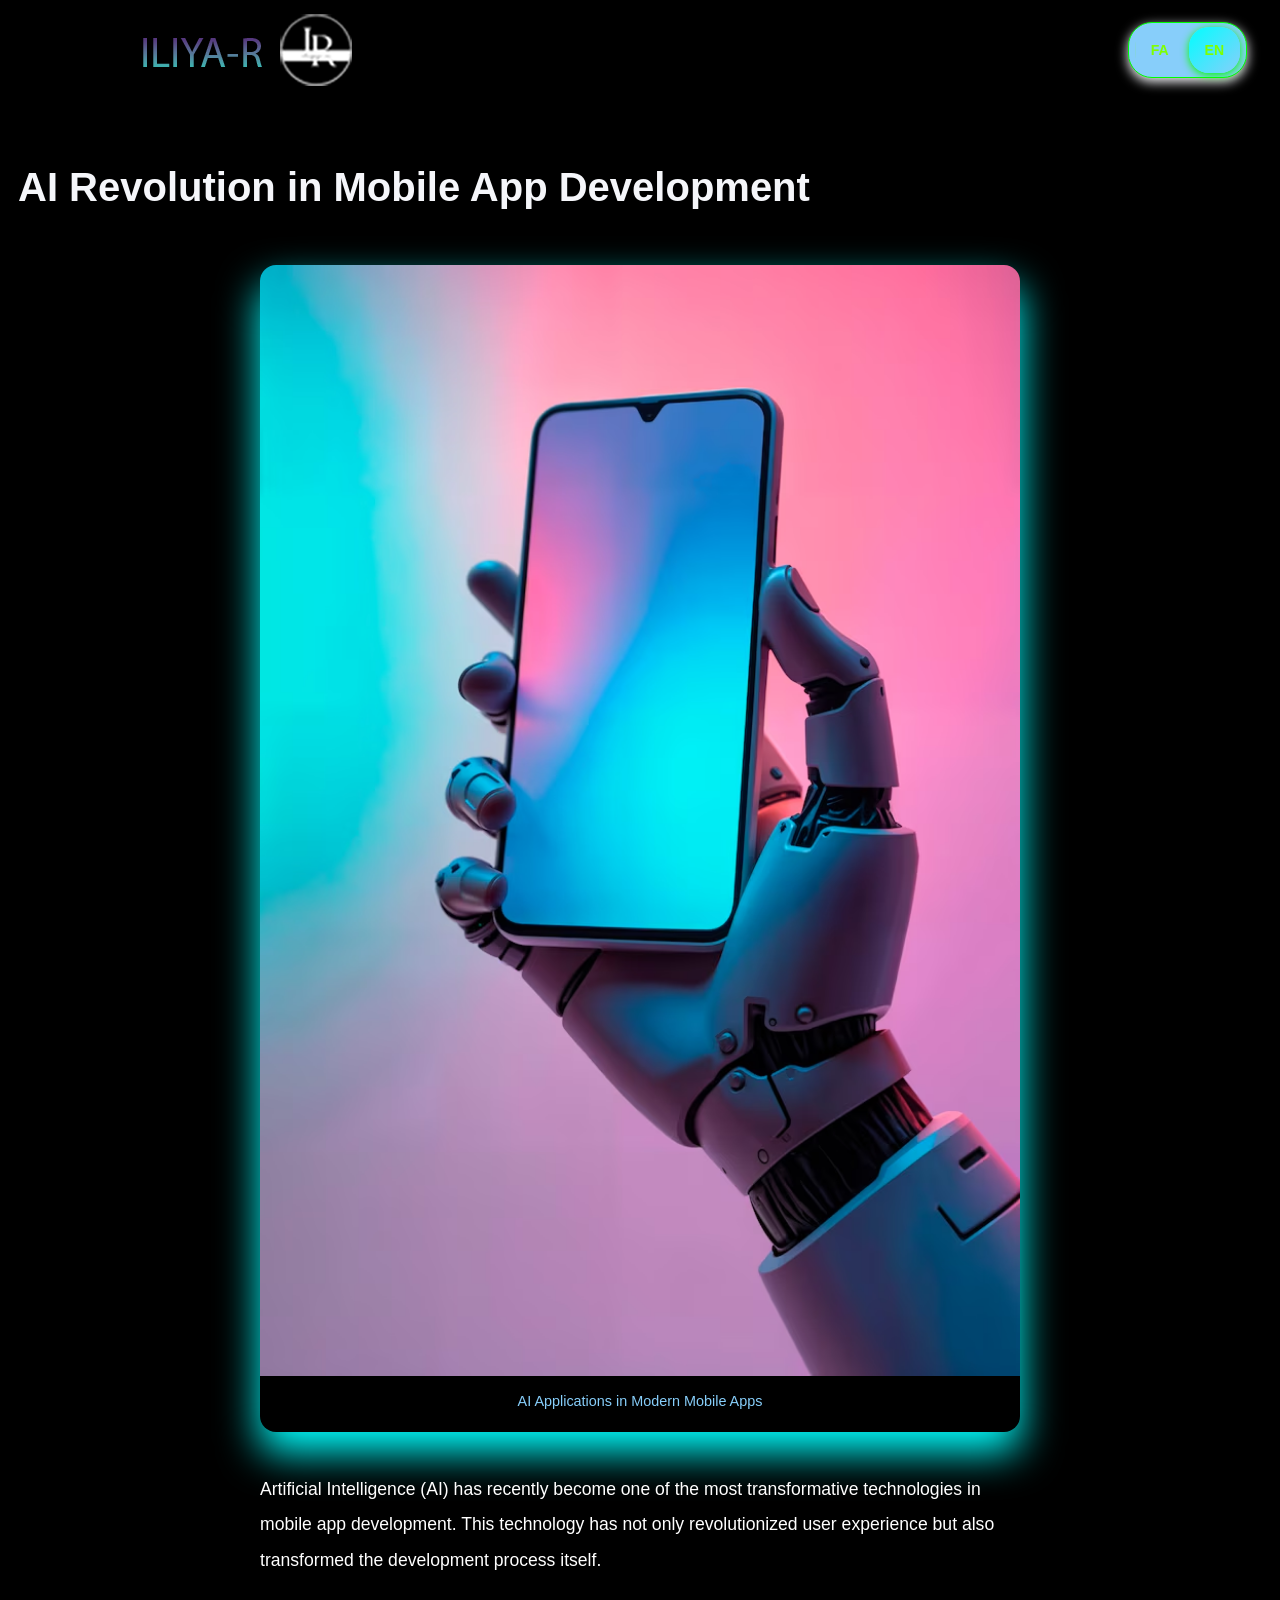
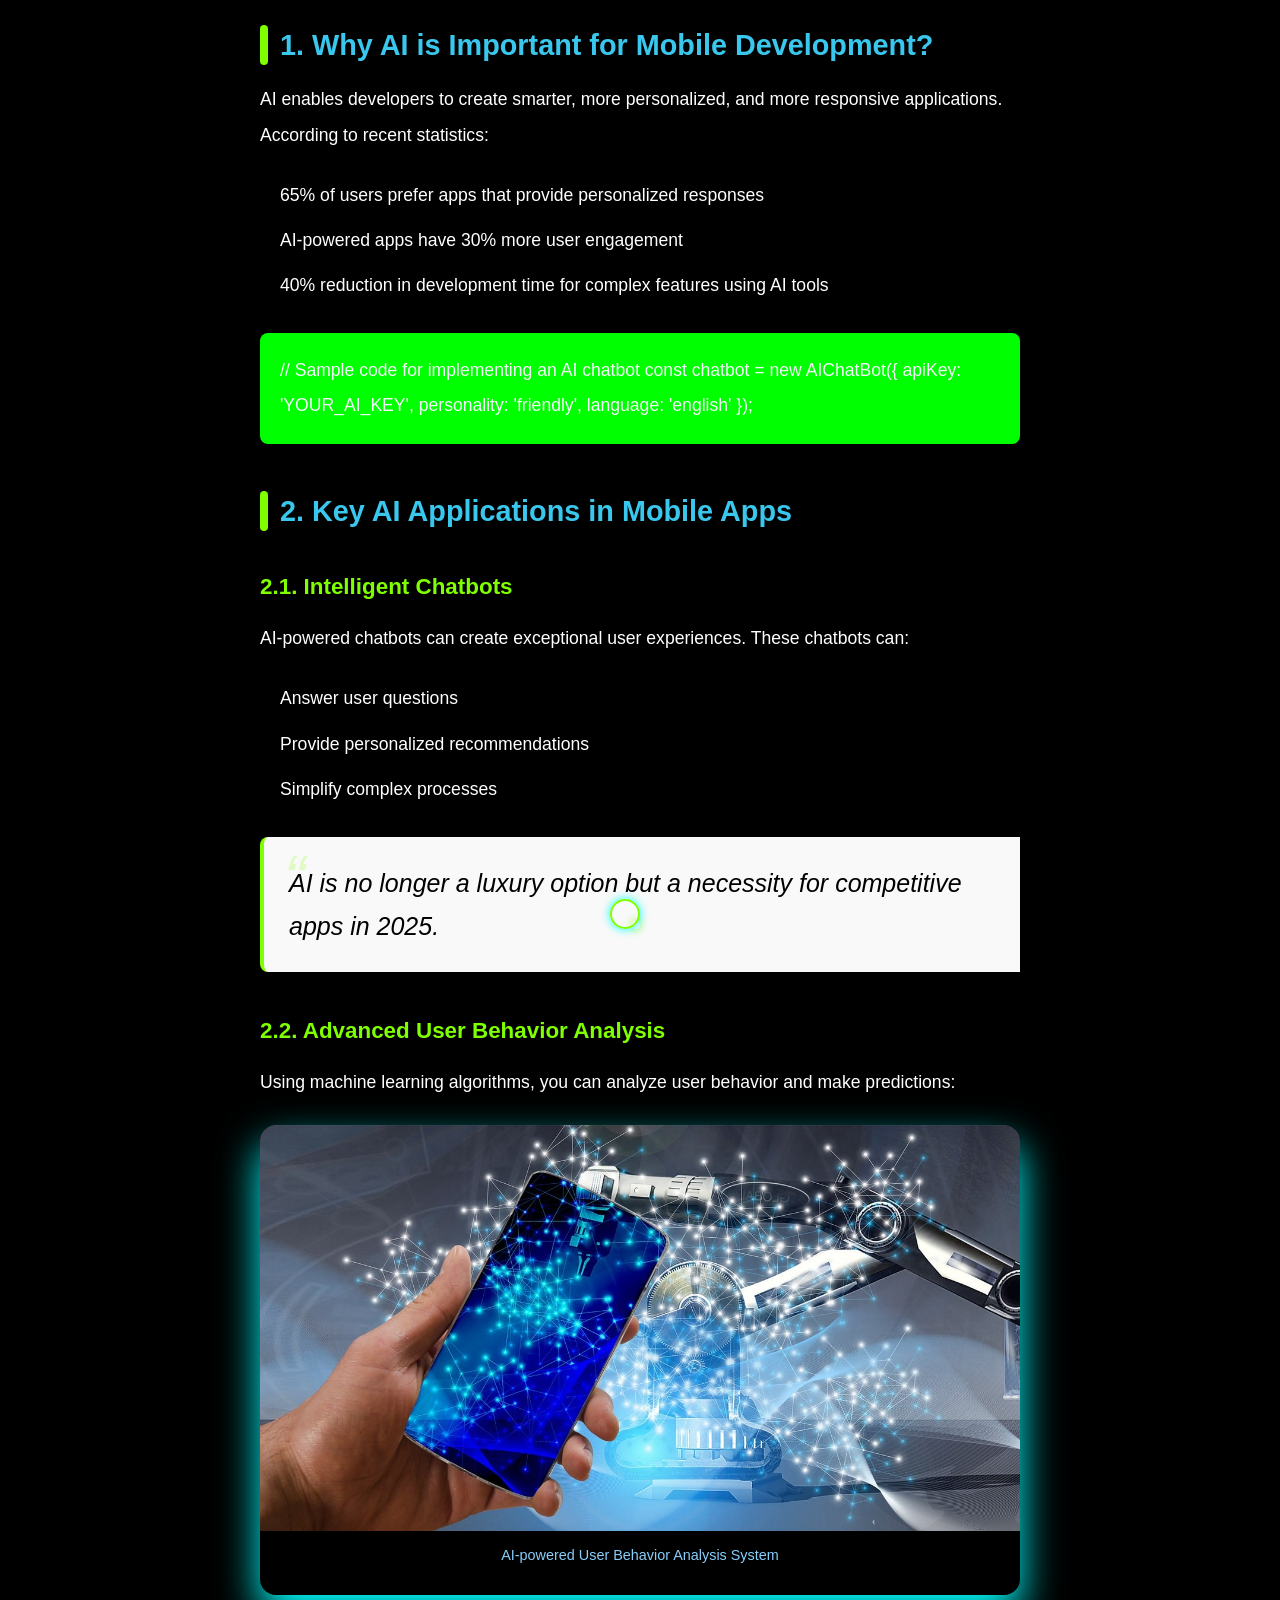
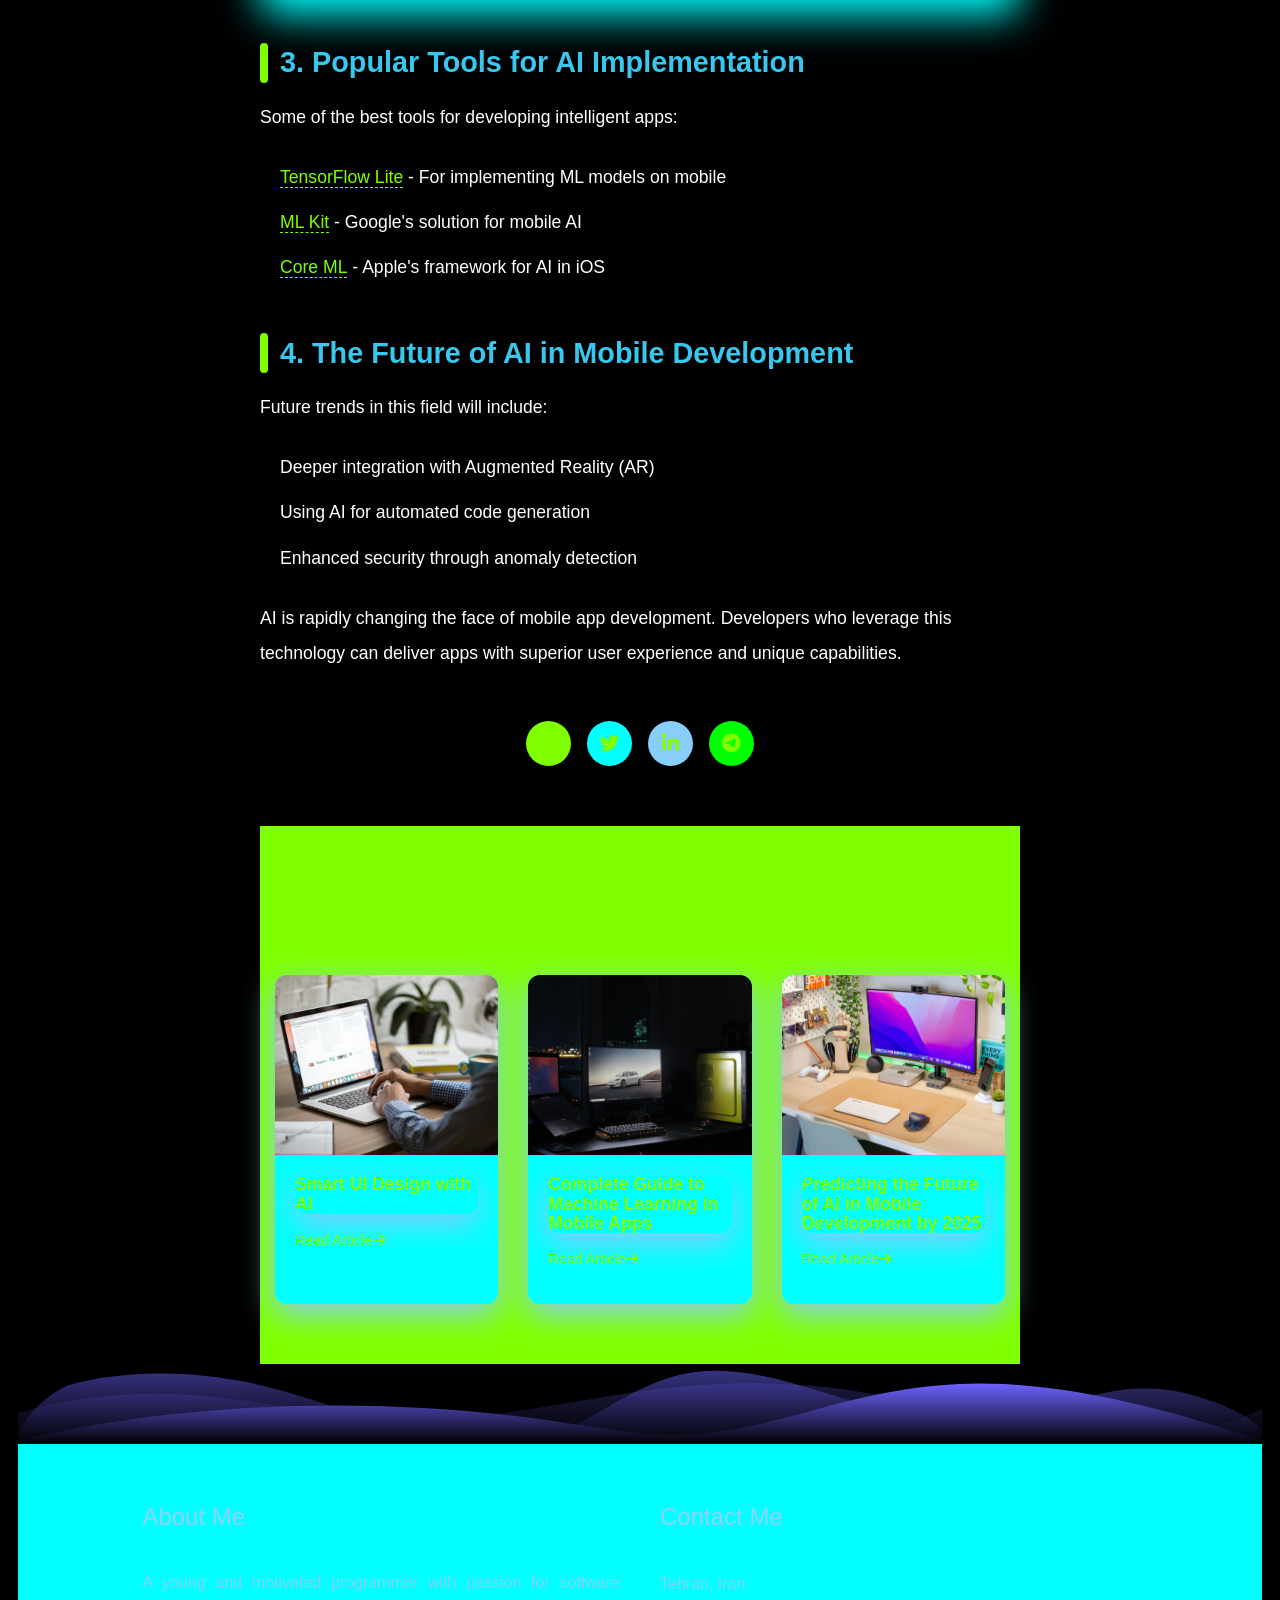
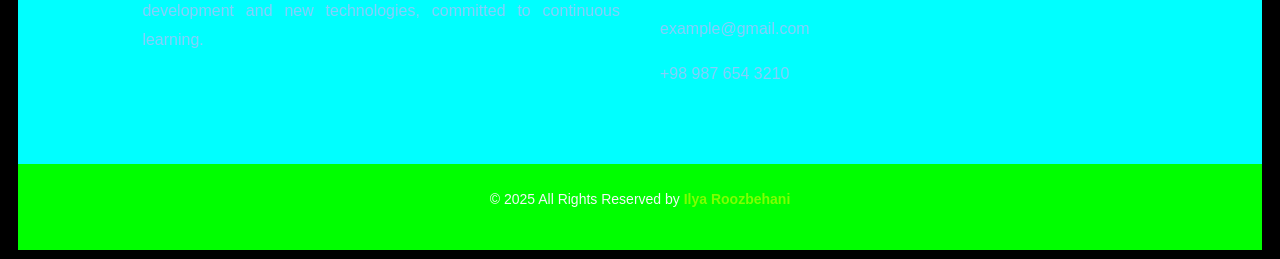
<file: 295255-main-1.0.0/Html_package/Theme/Theme/Demo-1/assets/blog/blog-english.html>
<!DOCTYPE html>
<html lang="en" dir="ltr">
<head>
    <!-- Basic Meta Tags -->
    <meta charset="utf-8">
    <meta name="description" content="AI Revolution in Mobile App Development - Ilya Roozbehani">
    <meta name="viewport" content="width=device-width, initial-scale=1, shrink-to-fit=no">
    
    <!-- Page Title -->
    <title>AI Revolution in Mobile App Development | Blog</title>
    
    <!-- Favicon -->
    <link rel="shortcut icon" href="../images/favicon.png" type="image/x-icon">

    <!-- CSS Files -->
    <link rel="stylesheet" href="../css/bootstrap.min.css">
    <link rel="stylesheet" href="../css/style.css">
    <link rel="stylesheet" href="https://cdnjs.cloudflare.com/ajax/libs/font-awesome/6.4.0/css/all.min.css">
    <style>
        :root {
            --primary-color: #6c5ce7;
            --secondary-color: #a29bfe;
            --accent-color: #fd79a8;
            --dark-color: #39c7ee;
            --light-color: #f5f6fa;
        }
        
        /* Article Header */
        .article-headers {
            background: linear-gradient(135deg, var(--primary-color) 0%, var(--secondary-color) 100%);
            color: white;
            padding: 60px 0;
            position: relative;
            overflow: hidden;
            margin-bottom: 60px;
            text-align: left;
        }
        
        .article-title {
            font-size: 2.5rem;
            font-weight: 800;
            margin-bottom: 20px;
            line-height: 1.4;
            text-shadow: 0 2px 10px rgba(0,0,0,0.1);
            text-align: left;
        }
        
        .article-meta {
            display: flex;
            align-items: center;
            margin-bottom: 30px;
            color: rgba(255,255,255,0.9);
        }
        
        .article-meta-item {
            display: flex;
            align-items: center;
            margin-right: 25px;
        }
        
        .article-meta-item i {
            margin-right: 8px;
            margin-left: 0;
            font-size: 1.1rem;
        }
        
        .article-author {
            display: flex;
            align-items: center;
        }
        
        .article-author img {
            width: 40px;
            height: 40px;
            border-radius: 50%;
            margin-right: 10px;
            margin-left: 0;
            border: 2px solid rgba(255,255,255,0.3);
        }
        
        /* Article Content */
        .article-container {
            max-width: 800px;
            margin: 0 auto 80px;
            padding: 0 20px;
            text-align: left;
        }
        
        .article-content {
            line-height: 2;
            font-size: 1.1rem;
            color: #ffffff;
            text-align: left;
        }
        
        .article-content h2 {
            font-size: 1.8rem;
            font-weight: 700;
            margin: 50px 0 20px;
            color: var(--dark-color);
            position: relative;
            padding-left: 20px;
        }
        
        .article-content h2:after {
            content: '';
            position: absolute;
            left: 0;
            right: auto;
            top: 50%;
            transform: translateY(-50%);
            width: 8px;
            height: 40px;
            background: var(--primary-color);
            border-radius: 4px;
        }
        
        .article-content blockquote {
            background: #f9f9f9;
            border-left: 4px solid var(--primary-color);
            border-right: none;
            color: #000;
            padding: 25px;
            margin: 30px 0;
            border-radius: 8px 0 0 8px;
            font-style: italic;
            position: relative;
        }
        
        .article-content blockquote:before {
            content: '\201C';
            font-size: 4rem;
            color: var(--primary-color);
            opacity: 0.2;
            position: absolute;
            left: 20px;
            right: auto;
            top: 10px;
            line-height: 1;
        }
        
        .article-content ul, 
        .article-content ol {
            margin-bottom: 25px;
            padding-left: 20px;
            padding-right: 0;
        }
        
        /* Comments Section */
        .comment {
            display: flex;
            margin-bottom: 30px;
            padding-bottom: 30px;
            border-bottom: 1px solid #eee;
        }
        
        .comment-avatar {
            width: 60px;
            height: 60px;
            border-radius: 50%;
            overflow: hidden;
            margin-right: 20px;
            margin-left: 0;
            flex-shrink: 0;
        }
        
        /* Global LTR Settings */
        body {
            direction: ltr;
            text-align: left;
        }
        
        * {
            direction: ltr;
            text-align: left;
        }
    </style>

</head>

<body class="home-one">
    <div class="cursor-dot"></div>
    <div class="cursor-ring"></div>
    
    <div class="page-wrapper">
        
        <!-- Main Header -->
        <header class="main-header menu-absolute">
            <div class="header-upper">
                <div class="container container-1620 clearfix">
                    <div class="header-inner rel d-flex align-items-center">
                        
                        <!-- Logo -->
                        <div class="logo-outer">
                            <div class="logo">
                                <a href="index.html"><img src="../images/logos/logo.png" alt="Ilya Roozbehani Logo"></a>
                            </div>
                        </div>
                        
                        <!-- Navigation Menu -->
                        <div class="nav-outer clearfix mx-auto">
                            <nav class="main-menu navbar-expand-lg">
                                <div class="navbar-header">
                                    <!-- Mobile Logo -->
                                    <div class="mobile-logo my-15">
                                        <a href="index.html">
                                            <img src="../images/logos/logo.png" alt="Mobile Logo">
                                        </a>
                                    </div>
                                </div>
                                
                                <!-- Menu Items -->
                                <div class="navbar-collapse collapse clearfix switchers">
                                </div>                            </nav>

                        </div>

                                        <!-- Language Switcher -->
                                        <div class="language-switcher">
                                            <a href="blog.html" class="lang-btn" title="فارسی">
                                                <span class="lang-text">FA</span>
                                            </a>
                                            <a href="blog-english.html" class="lang-btn active" title="English">
                                                <span class="lang-text">EN</span>
                                            </a>
                                        </div>     
                    </div>
                </div>
            </div>
        </header>        
        
        <!-- Article Header -->
        <br>
        <br>
        <br>
        <br>
        <br>

        <h1 class="article-title">AI Revolution in Mobile App Development</h1>
<br>
        <!-- Article Content -->
        <div class="article-container">
            <div class="article-image">
                <img src="../images/project/10.avif" alt="AI in App Development">
                <p class="article-image-caption">AI Applications in Modern Mobile Apps</p>
            </div>
            
            <div class="article-content">
                <p>Artificial Intelligence (AI) has recently become one of the most transformative technologies in mobile app development. This technology has not only revolutionized user experience but also transformed the development process itself.</p>
                
                <h2>1. Why AI is Important for Mobile Development?</h2>
                <p>AI enables developers to create smarter, more personalized, and more responsive applications. According to recent statistics:</p>
                
                <ul>
                    <li>65% of users prefer apps that provide personalized responses</li>
                    <li>AI-powered apps have 30% more user engagement</li>
                    <li>40% reduction in development time for complex features using AI tools</li>
                </ul>
                
                <div class="article-code">
                    // Sample code for implementing an AI chatbot
                    const chatbot = new AIChatBot({
                        apiKey: 'YOUR_AI_KEY',
                        personality: 'friendly',
                        language: 'english'
                    });
                </div>
                
                <h2>2. Key AI Applications in Mobile Apps</h2>
                
                <h3>2.1. Intelligent Chatbots</h3>
                <p>AI-powered chatbots can create exceptional user experiences. These chatbots can:</p>
                
                <ul>
                    <li>Answer user questions</li>
                    <li>Provide personalized recommendations</li>
                    <li>Simplify complex processes</li>
                </ul>
                
                <blockquote>
                    AI is no longer a luxury option but a necessity for competitive apps in 2025.
                </blockquote>
                
                <h3>2.2. Advanced User Behavior Analysis</h3>
                <p>Using machine learning algorithms, you can analyze user behavior and make predictions:</p>
                
                <div class="article-image">
                    <img src="../images/project/12.jpg" alt="User Behavior Analysis with AI">
                    <p class="article-image-caption">AI-powered User Behavior Analysis System</p>
                </div>
                
                <h2>3. Popular Tools for AI Implementation</h2>
                <p>Some of the best tools for developing intelligent apps:</p>
                
                <ul>
                    <li><a href="#" target="_blank">TensorFlow Lite</a> - For implementing ML models on mobile</li>
                    <li><a href="#" target="_blank">ML Kit</a> - Google's solution for mobile AI</li>
                    <li><a href="#" target="_blank">Core ML</a> - Apple's framework for AI in iOS</li>
                </ul>
                
                <h2>4. The Future of AI in Mobile Development</h2>
                <p>Future trends in this field will include:</p>
                
                <ul>
                    <li>Deeper integration with Augmented Reality (AR)</li>
                    <li>Using AI for automated code generation</li>
                    <li>Enhanced security through anomaly detection</li>
                </ul>
                
                <p>AI is rapidly changing the face of mobile app development. Developers who leverage this technology can deliver apps with superior user experience and unique capabilities.</p>
            </div>
            
            <!-- Share Buttons -->
            <div class="article-share">
                <a href="#" class="share-btn facebook">
                    <i class="fab fa-facebook-f"></i>
                </a>
                <a href="#" class="share-btn twitter">
                    <i class="fab fa-twitter"></i>
                </a>
                <a href="#" class="share-btn linkedin">
                    <i class="fab fa-linkedin-in"></i>
                </a>
                <a href="#" class="share-btn telegram">
                    <i class="fab fa-telegram-plane"></i>
                </a>
            </div>
            
            <!-- Related Articles -->
            <div class="related-articles">
                <div class="container">
                    <h3 class="related-title">Related Articles</h3>
                    <div class="row">
                        <div class="col-md-4">
                            <div class="related-card">
                                <div class="related-card-image">
                                    <img src="../images/project/1.jpg" alt="Smart UI Design">
                                </div>
                                <div class="related-card-content">
                                    <h4 class="related-card">Smart UI Design with AI</h4>
                                    <a href="#" class="related-card-link">
                                        Read Article <i class="fas fa-arrow-right"></i>
                                    </a>
                                </div>
                            </div>
                        </div>
                        <div class="col-md-4">
                            <div class="related-card">
                                <div class="related-card-image">
                                    <img src="../images/project/2.jpg" alt="Machine Learning in Mobile">
                                </div>
                                <div class="related-card-content">
                                    <h4 class="related-card">Complete Guide to Machine Learning in Mobile Apps</h4>
                                    <a href="#" class="related-card-link">
                                        Read Article <i class="fas fa-arrow-right"></i>
                                    </a>
                                </div>
                            </div>
                        </div>
                        <div class="col-md-4">
                            <div class="related-card">
                                <div class="related-card-image">
                                    <img src="../images/project/3.jpg" alt="Future of AI">
                                </div>
                                <div class="related-card-content">
                                    <h4 class="related-card">Predicting the Future of AI in Mobile Development by 2025</h4>
                                    <a href="#" class="related-card-link">
                                        Read Article <i class="fas fa-arrow-right"></i>
                                    </a>
                                </div>
                            </div>
                        </div>
                    </div>
                </div>
            </div>
            
        </div>
        
        <!-- Footer -->
        <footer class="profile-footer">
            <!-- Footer Wave -->
            <div class="footer-wave">
                <svg viewBox="0 0 1200 120" preserveAspectRatio="none">
                    <defs>
                        <linearGradient id="waveGradient" x1="0%" y1="0%" x2="0%" y2="100%">
                            <stop offset="0%" stop-color="#000000"></stop>
                            <stop offset="100%" stop-color="#6c63ff"></stop>
                        </linearGradient>
                    </defs>
                    <path d="M1200,0V46.29c-47.79,22.2-103.59,32.17-158,28-70.36-5.37-136.33-33.31-206.8-37.5C773.36,32.43,699.66,53.67,629,72.05c-69.27,18-138.3,24.88-209.4,13.08-36.15-6-69.85-17.84-104.45-29.34C210.51,25,87-14.29,0,52.47V0Z" opacity=".25" fill="url(#waveGradient)"></path>
                    <path d="M1200,0V15.81c-13,36.92-27.64,56.86-47.69,72.05C1099.41,111.27,1035,111,975.42,91.58c-31.15-10.15-60.09-26.07-89.67-39.8-40.92-19-84.73-46-130.83-49.67-36.26-2.85-70.9,9.42-98.6,31.56-31.77,25.39-62.32,62-103.63,73-40.44,10.79-81.35-6.69-119.13-24.28s-75.16-39-116.92-43.05c-59.73-5.85-113.28,22.88-168.9,38.84-30.2,8.66-59,6.17-87.09-7.5-22.43-10.89-48-26.93-60.65-49.24V0Z" opacity=".5" fill="url(#waveGradient)"></path>
                    <path d="M1200,0V5.63C1050.07,59,885.91,71.32,724.17,42.57c-43-7.64-84.23-20.12-127.61-26.46-59-8.63-112.48,12.24-165.56,35.4C372.07,77.22,314,95.24,248.8,90c-86.53-7-172.46-45.71-248.8-84.81V0Z" fill="url(#waveGradient)"></path>
                </svg>
            </div>
            <!-- Footer Content -->
            <div class="footer-content">
                <div class="footer-column">
                    <h4 style="color: #93cffc;">About Me</h4>
                    <br>
                    <p class="footer-about">
                        A young and motivated programmer with passion for software development and new technologies, committed to continuous learning.
                    </p>
                </div>
                
                <div class="footer-column">
                    <h4 style="color: #93cffc;">Contact Me</h4>
                    <br>
                    <ul class="footer-contact">
                        <li>Tehran, Iran</li>
                        <li>example@gmail.com</li>
                        <li>+98 987 654 3210</li>
                    </ul>
                </div>
            </div>
            
            <!-- Footer Bottom -->
            <div class="footer-bottom">
                <p class="copyright">
                    © 2025 All Rights Reserved by <span>Ilya Roozbehani</span>
                </p>
            </div>
        </footer>
    </div>

    <!-- JavaScript Files -->
    <script src="../js/jquery-3.6.0.min.js"></script>
    <script src="../js/appear.min.js"></script>
    <script src="../js/script.js"></script>
</body>
</html>
</file>
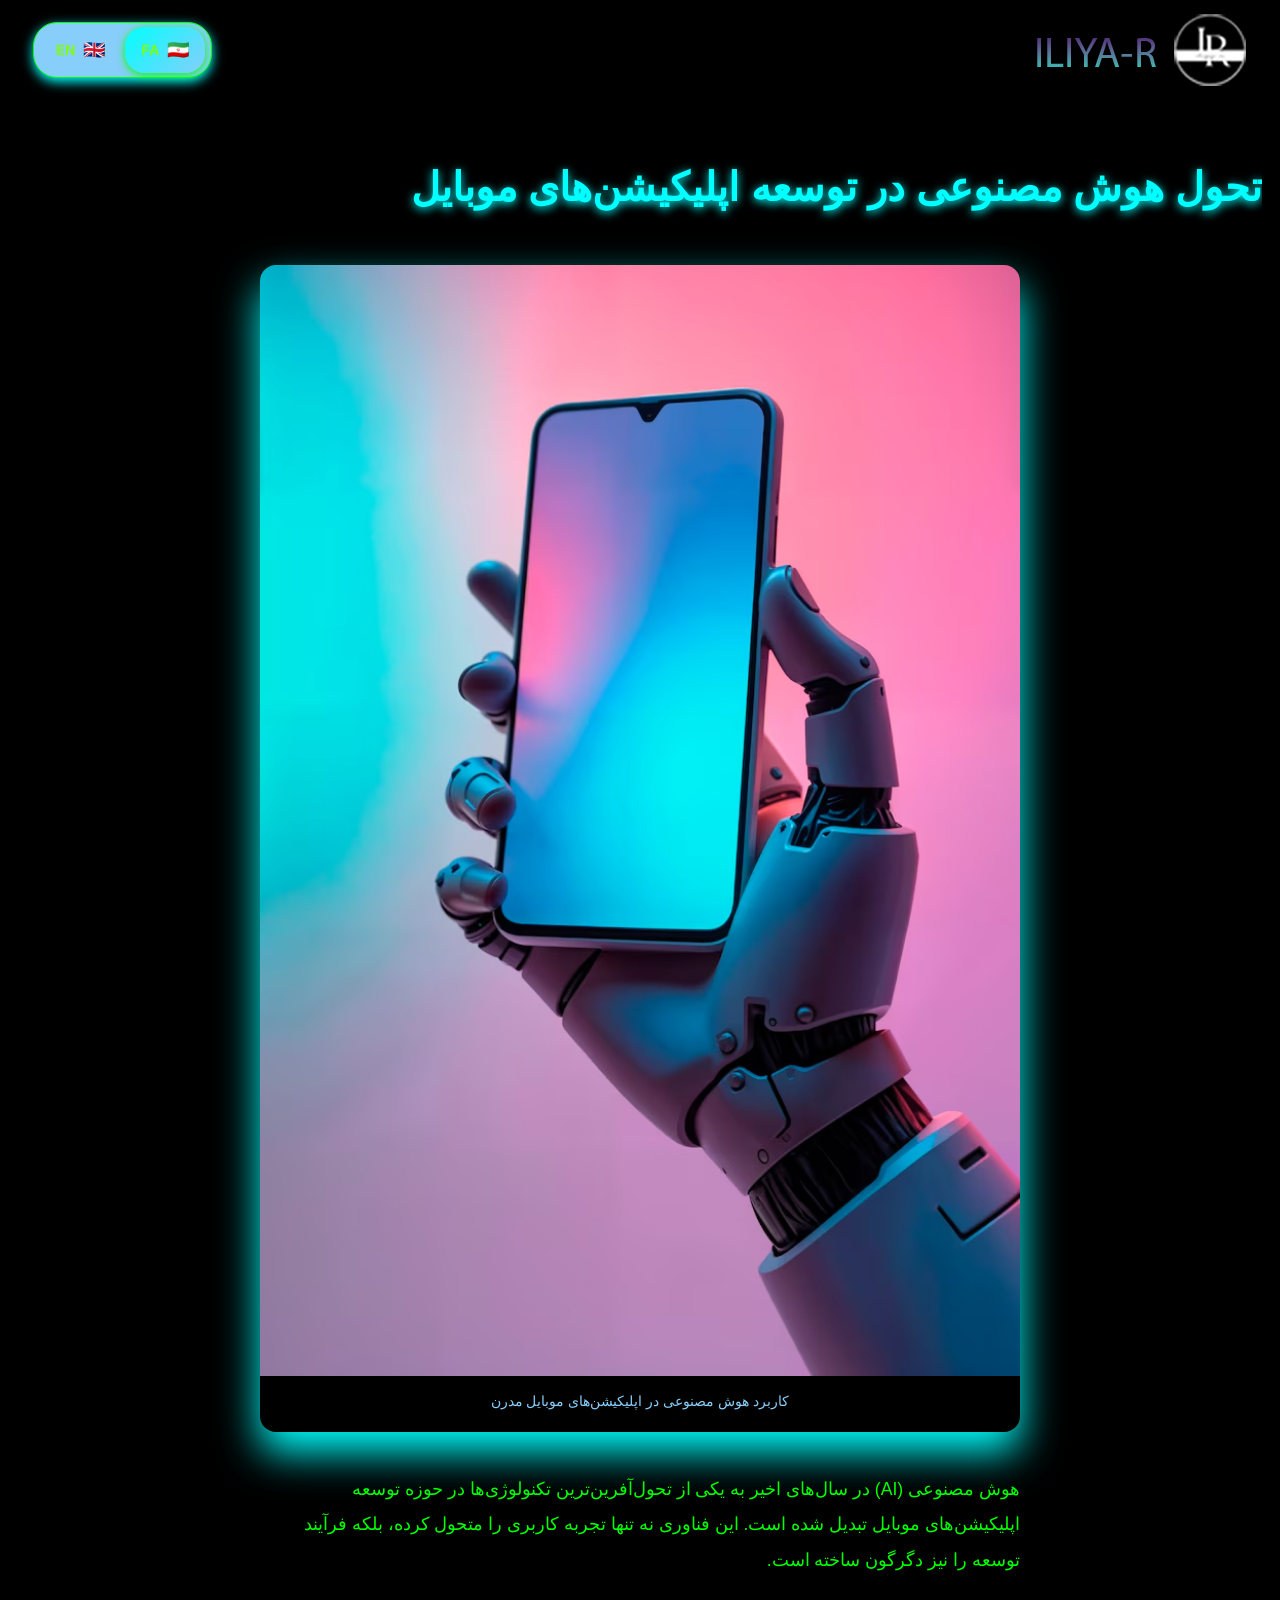
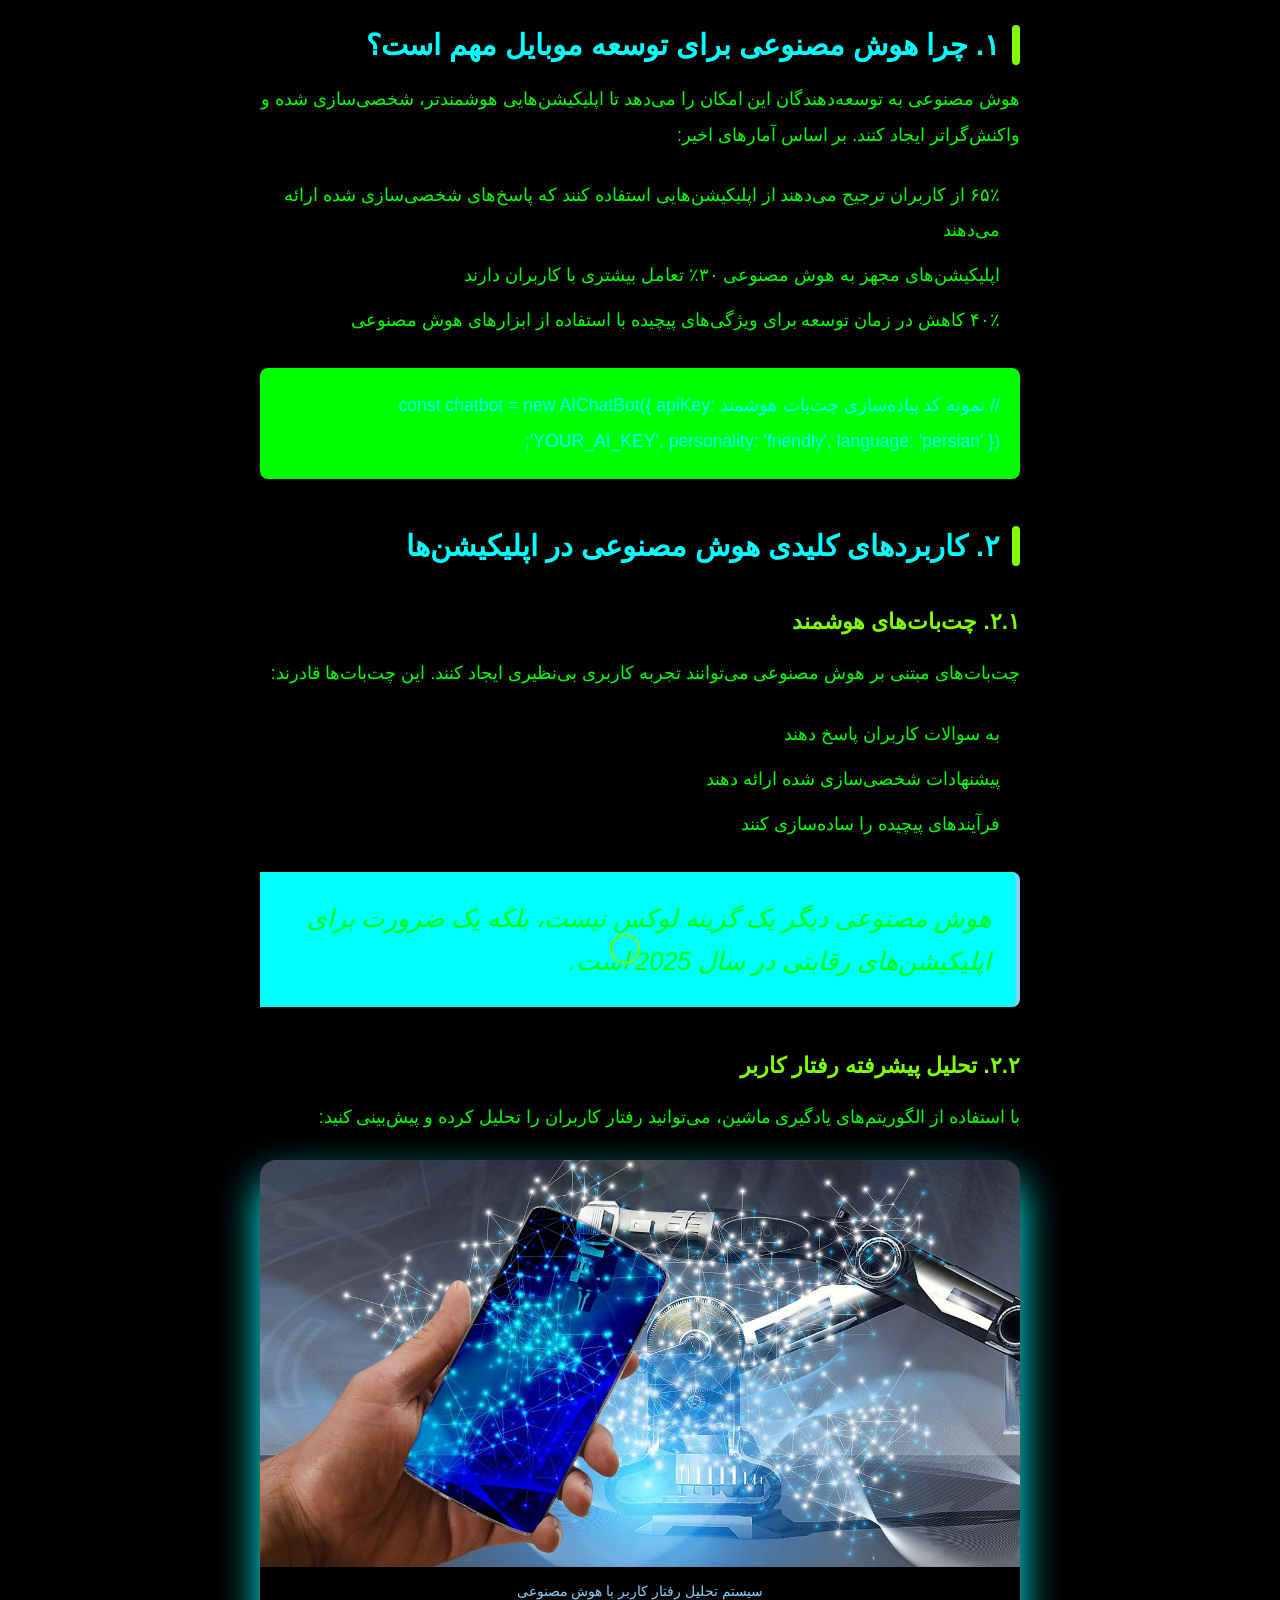
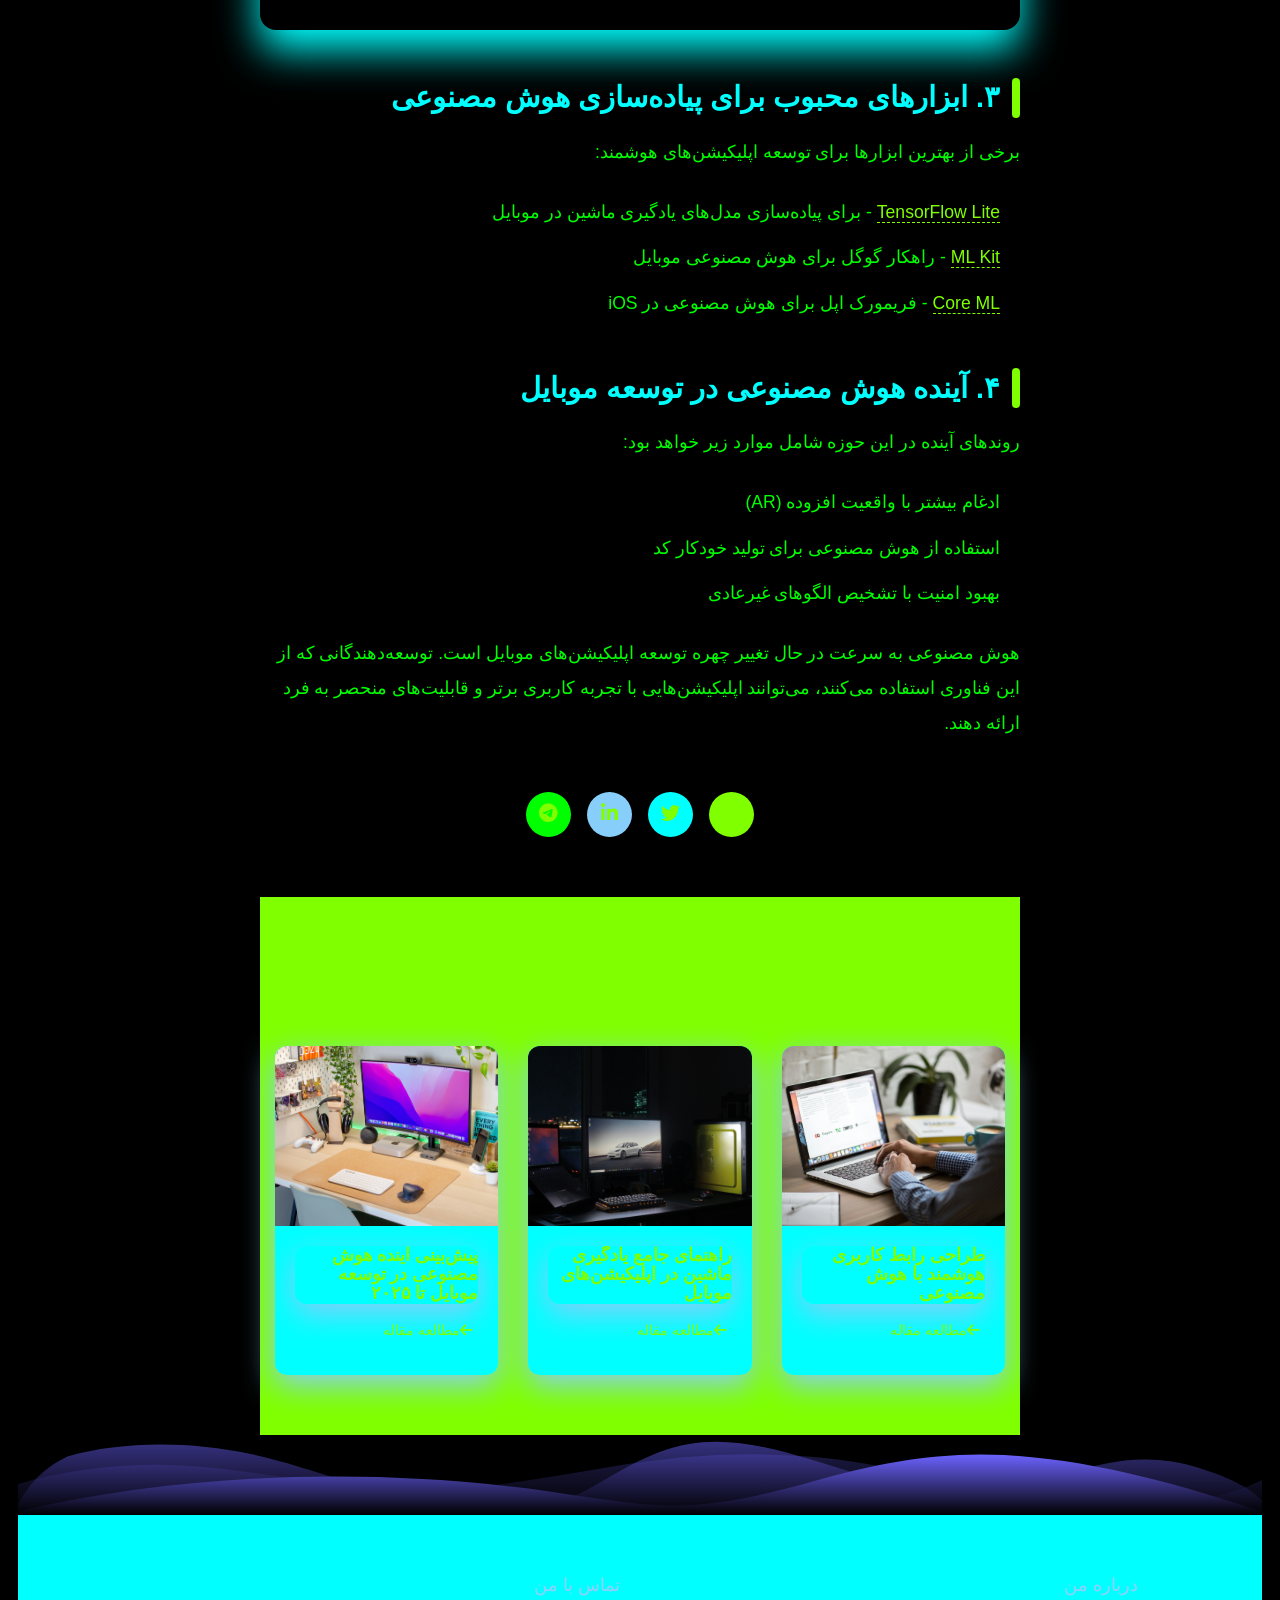
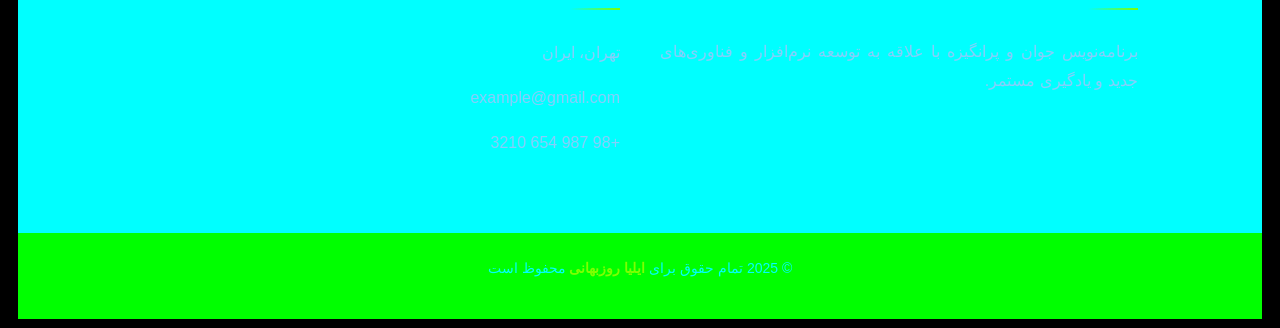
<file: 295255-main-1.0.0/Html_package/Theme/Theme/Demo-1/assets/blog/blog.html>
<!DOCTYPE html>
<html lang="fa" dir="rtl">
<head>
    <!-- متا تگ های پایه -->
    <meta charset="utf-8">
    <meta name="description" content="تحول هوش مصنوعی در توسعه اپلیکیشن‌های موبایل - ایلیا روزبهانی">
    <meta name="viewport" content="width=device-width, initial-scale=1, shrink-to-fit=no">
    
    <!-- عنوان صفحه -->
    <title>تحول هوش مصنوعی در توسعه اپلیکیشن‌های موبایل | بلاگ </title>
    
    <!-- فاوآیکون -->
    <link rel="shortcut icon" href="../images/favicon.png" type="image/x-icon">

    <!-- فایل های CSS -->
    <link rel="stylesheet" href="../css/bootstrap.min.css">
    <link rel="stylesheet" href="../css/style.css">
    <link rel="stylesheet" href="https://cdnjs.cloudflare.com/ajax/libs/font-awesome/6.4.0/css/all.min.css">
</head>

<body class="home-one">
    <div class="cursor-dot"></div>
    <div class="cursor-ring"></div>
    
    <div class="page-wrapper">
        
        <!-- هدر اصلی -->
        <header class="main-header menu-absolute">
            <div class="header-upper">
                <div class="container container-1620 clearfix">
                    <div class="header-inner rel d-flex align-items-center">
                        
                        <!-- لوگو -->
                        <div class="logo-outer">
                            <div class="logo">
                                <a href="index.html"><img src="../images/logos/logo.png" alt="لوگو ایلیا روزبهانی"></a>
                            </div>
                        </div>
                        
                        <!-- منوی ناوبری -->
                        <div class="nav-outer clearfix mx-auto">
                            <nav class="main-menu navbar-expand-lg">
                                <div class="navbar-header">
                                    <!-- لوگو موبایل -->
                                    <div class="mobile-logo my-15">
                                        <a href="index.html">
                                            <img src="../images/logos/logo.png" alt="لوگو موبایل">
                                        </a>
                                    </div>
                                </div>
                                
                                <!-- آیتم های منو -->
                                <div class="navbar-collapse collapse clearfix switchers">
                                </div>                            </nav>

                        </div>

                                        <!-- دکمه تغییر زبان -->
                                        <div class="language-switcher">
                                            <a href="blog.html" class="lang-btn active" title="فارسی">
                                                <span class="lang-flag">🇮🇷</span>
                                                <span class="lang-text">FA</span>
                                            </a>
                                            <a href="blog-english.html" class="lang-btn" title="English">
                                                <span class="lang-flag">🇬🇧</span>
                                                <span class="lang-text">EN</span>
                                            </a>
                                        </div>
                    </div>
                </div>
            </div>
        </header>        
        
        <!-- هدر مقاله -->
        <br>
        <br>
        <br>
        <br>
        <br>

<h1 class="article-title"><strong>تحول هوش مصنوعی در توسعه اپلیکیشن‌های موبایل </strong></h1>
<br>
        <!-- محتوای مقاله -->
        <div class="article-container">
            <div class="article-image">
                <img src="../images/project/10.avif" alt="هوش مصنوعی در توسعه اپلیکیشن">
                <p class="article-image-caption">کاربرد هوش مصنوعی در اپلیکیشن‌های موبایل مدرن</p>
            </div>
            
            <div class="article-content">
                <p>هوش مصنوعی (AI) در سال‌های اخیر به یکی از تحول‌آفرین‌ترین تکنولوژی‌ها در حوزه توسعه اپلیکیشن‌های موبایل تبدیل شده است. این فناوری نه تنها تجربه کاربری را متحول کرده، بلکه فرآیند توسعه را نیز دگرگون ساخته است.</p>
                
                <h2>۱. چرا هوش مصنوعی برای توسعه موبایل مهم است؟</h2>
                <p>هوش مصنوعی به توسعه‌دهندگان این امکان را می‌دهد تا اپلیکیشن‌هایی هوشمندتر، شخصی‌سازی شده و واکنش‌گراتر ایجاد کنند. بر اساس آمارهای اخیر:</p>
                
                <ul>
                    <li>۶۵٪ از کاربران ترجیح می‌دهند از اپلیکیشن‌هایی استفاده کنند که پاسخ‌های شخصی‌سازی شده ارائه می‌دهند</li>
                    <li>اپلیکیشن‌های مجهز به هوش مصنوعی ۳۰٪ تعامل بیشتری با کاربران دارند</li>
                    <li>۴۰٪ کاهش در زمان توسعه برای ویژگی‌های پیچیده با استفاده از ابزارهای هوش مصنوعی</li>
                </ul>
                
                <div class="article-code">
                    // نمونه کد پیاده‌سازی چت‌بات هوشمند
                    const chatbot = new AIChatBot({
                        apiKey: 'YOUR_AI_KEY',
                        personality: 'friendly',
                        language: 'persian'
                    });
                </div>
                
                <h2>۲. کاربردهای کلیدی هوش مصنوعی در اپلیکیشن‌ها</h2>
                
                <h3>۲.۱. چت‌بات‌های هوشمند</h3>
                <p>چت‌بات‌های مبتنی بر هوش مصنوعی می‌توانند تجربه کاربری بی‌نظیری ایجاد کنند. این چت‌بات‌ها قادرند:</p>
                
                <ul>
                    <li>به سوالات کاربران پاسخ دهند</li>
                    <li>پیشنهادات شخصی‌سازی شده ارائه دهند</li>
                    <li>فرآیندهای پیچیده را ساده‌سازی کنند</li>
                </ul>
                
                <blockquote>
                    هوش مصنوعی دیگر یک گزینه لوکس نیست، بلکه یک ضرورت برای اپلیکیشن‌های رقابتی در سال 2025 است.
                </blockquote>
                
                <h3>۲.۲. تحلیل پیشرفته رفتار کاربر</h3>
                <p>با استفاده از الگوریتم‌های یادگیری ماشین، می‌توانید رفتار کاربران را تحلیل کرده و پیش‌بینی کنید:</p>
                
                <div class="article-image">
                    <img src="../images/project/12.jpg" alt="تحلیل رفتار کاربر با هوش مصنوعی">
                    <p class="article-image-caption">سیستم تحلیل رفتار کاربر با هوش مصنوعی</p>
                </div>
                
                <h2>۳. ابزارهای محبوب برای پیاده‌سازی هوش مصنوعی</h2>
                <p>برخی از بهترین ابزارها برای توسعه اپلیکیشن‌های هوشمند:</p>
                
                <ul>
                    <li><a href="#" target="_blank">TensorFlow Lite</a> - برای پیاده‌سازی مدل‌های یادگیری ماشین در موبایل</li>
                    <li><a href="#" target="_blank">ML Kit</a> - راهکار گوگل برای هوش مصنوعی موبایل</li>
                    <li><a href="#" target="_blank">Core ML</a> - فریمورک اپل برای هوش مصنوعی در iOS</li>
                </ul>
                
                <h2>۴. آینده هوش مصنوعی در توسعه موبایل</h2>
                <p>روندهای آینده در این حوزه شامل موارد زیر خواهد بود:</p>
                
                <ul>
                    <li>ادغام بیشتر با واقعیت افزوده (AR)</li>
                    <li>استفاده از هوش مصنوعی برای تولید خودکار کد</li>
                    <li>بهبود امنیت با تشخیص الگوهای غیرعادی</li>
                </ul>
                
                <p>هوش مصنوعی به سرعت در حال تغییر چهره توسعه اپلیکیشن‌های موبایل است. توسعه‌دهندگانی که از این فناوری استفاده می‌کنند، می‌توانند اپلیکیشن‌هایی با تجربه کاربری برتر و قابلیت‌های منحصر به فرد ارائه دهند.</p>
            </div>
            
            <!-- دکمه‌های اشتراک گذاری -->
            <div class="article-share">
                <a href="#" class="share-btn facebook">
                    <i class="fab fa-facebook-f"></i>
                </a>
                <a href="#" class="share-btn twitter">
                    <i class="fab fa-twitter"></i>
                </a>
                <a href="#" class="share-btn linkedin">
                    <i class="fab fa-linkedin-in"></i>
                </a>
                <a href="#" class="share-btn telegram">
                    <i class="fab fa-telegram-plane"></i>
                </a>
            </div>
            
            <!-- مقالات مرتبط -->
            <div class="related-articles">
                <div class="container">
                    <h3 class="related-title">مقالات مرتبط</h3>
                    <div class="row">
                        <div class="col-md-4">
                            <div class="related-card">
                                <div class="related-card-image">
                                    <img src="../images/project/1.jpg" alt="طراحی رابط کاربری هوشمند">
                                </div>
                                <div class="related-card-content">
                                    <h4 class="related-card">طراحی رابط کاربری هوشمند با هوش مصنوعی</h4>
                                    <a href="#" class="related-card-link">
                                        <i class="fas fa-arrow-left"></i> مطالعه مقاله
                                    </a>
                                </div>
                            </div>
                        </div>
                        <div class="col-md-4">
                            <div class="related-card">
                                <div class="related-card-image">
                                    <img src="../images/project/2.jpg" alt="یادگیری ماشین در موبایل">
                                </div>
                                <div class="related-card-content">
                                    <h4 class="related-card">راهنمای جامع یادگیری ماشین در اپلیکیشن‌های موبایل</h4>
                                    <a href="#" class="related-card-link">
                                        <i class="fas fa-arrow-left"></i> مطالعه مقاله
                                    </a>
                                </div>
                            </div>
                        </div>
                        <div class="col-md-4">
                            <div class="related-card">
                                <div class="related-card-image">
                                    <img src="../images/project/3.jpg" alt="آینده هوش مصنوعی">
                                </div>
                                <div class="related-card-content">
                                    <h4 class="related-card">پیش‌بینی آینده هوش مصنوعی در توسعه موبایل تا ۲۰۲۵</h4>
                                    <a href="#" class="related-card-link">
                                        <i class="fas fa-arrow-left"></i> مطالعه مقاله
                                    </a>
                                </div>
                            </div>
                        </div>
                    </div>
                </div>
            </div>
            
        </div>
        
        <!-- فوتر -->
        <footer class="profile-footer">
            <!-- موج فوتر -->
            <div class="footer-wave">
                <svg viewBox="0 0 1200 120" preserveAspectRatio="none">
                    <defs>
                        <linearGradient id="waveGradient" x1="0%" y1="0%" x2="0%" y2="100%">
                            <stop offset="0%" stop-color="#000000"></stop>
                            <stop offset="100%" stop-color="#6c63ff"></stop>
                        </linearGradient>
                    </defs>
                    <path d="M1200,0V46.29c-47.79,22.2-103.59,32.17-158,28-70.36-5.37-136.33-33.31-206.8-37.5C773.36,32.43,699.66,53.67,629,72.05c-69.27,18-138.3,24.88-209.4,13.08-36.15-6-69.85-17.84-104.45-29.34C210.51,25,87-14.29,0,52.47V0Z" opacity=".25" fill="url(#waveGradient)"></path>
                    <path d="M1200,0V15.81c-13,36.92-27.64,56.86-47.69,72.05C1099.41,111.27,1035,111,975.42,91.58c-31.15-10.15-60.09-26.07-89.67-39.8-40.92-19-84.73-46-130.83-49.67-36.26-2.85-70.9,9.42-98.6,31.56-31.77,25.39-62.32,62-103.63,73-40.44,10.79-81.35-6.69-119.13-24.28s-75.16-39-116.92-43.05c-59.73-5.85-113.28,22.88-168.9,38.84-30.2,8.66-59,6.17-87.09-7.5-22.43-10.89-48-26.93-60.65-49.24V0Z" opacity=".5" fill="url(#waveGradient)"></path>
                    <path d="M1200,0V5.63C1050.07,59,885.91,71.32,724.17,42.57c-43-7.64-84.23-20.12-127.61-26.46-59-8.63-112.48,12.24-165.56,35.4C372.07,77.22,314,95.24,248.8,90c-86.53-7-172.46-45.71-248.8-84.81V0Z" fill="url(#waveGradient)"></path>
                </svg>
            </div>
            <!-- محتوای فوتر -->
            <div class="footer-content">
                <div class="footer-column">
                    <h3 class="footer-title" style="color: #93cffc;">درباره من</h3>
                    <p class="footer-about">
                        برنامه‌نویس جوان و پرانگیزه با علاقه به توسعه نرم‌افزار و فناوری‌های جدید و یادگیری مستمر.
                    </p>
                </div>
                
                <div class="footer-column">
                    <h3 class="footer-title" style="color: #93cffc;">تماس با من</h3>
                    <ul class="footer-contact">
                        <li> تهران، ایران</li>
                        <li> example@gmail.com
                        </li>
                        <li> +98 987 654 3210</li>
                    </ul>
                </div>
            </div>
            
            <!-- بخش پایینی فوتر -->
            <div class="footer-bottom">
                <p class="copyright">
                    © 2025 تمام حقوق برای <span>ایلیا روزبهانی</span> محفوظ است
                </p>
            </div>
        </footer>
    </div>

    <!-- اسکریپت های جاوااسکریپت -->
    <script src="../js/jquery-3.6.0.min.js"></script>
    <script src="../js/appear.min.js"></script>
    <script src="../js/script.js"></script>
</body>
</html>
</file>
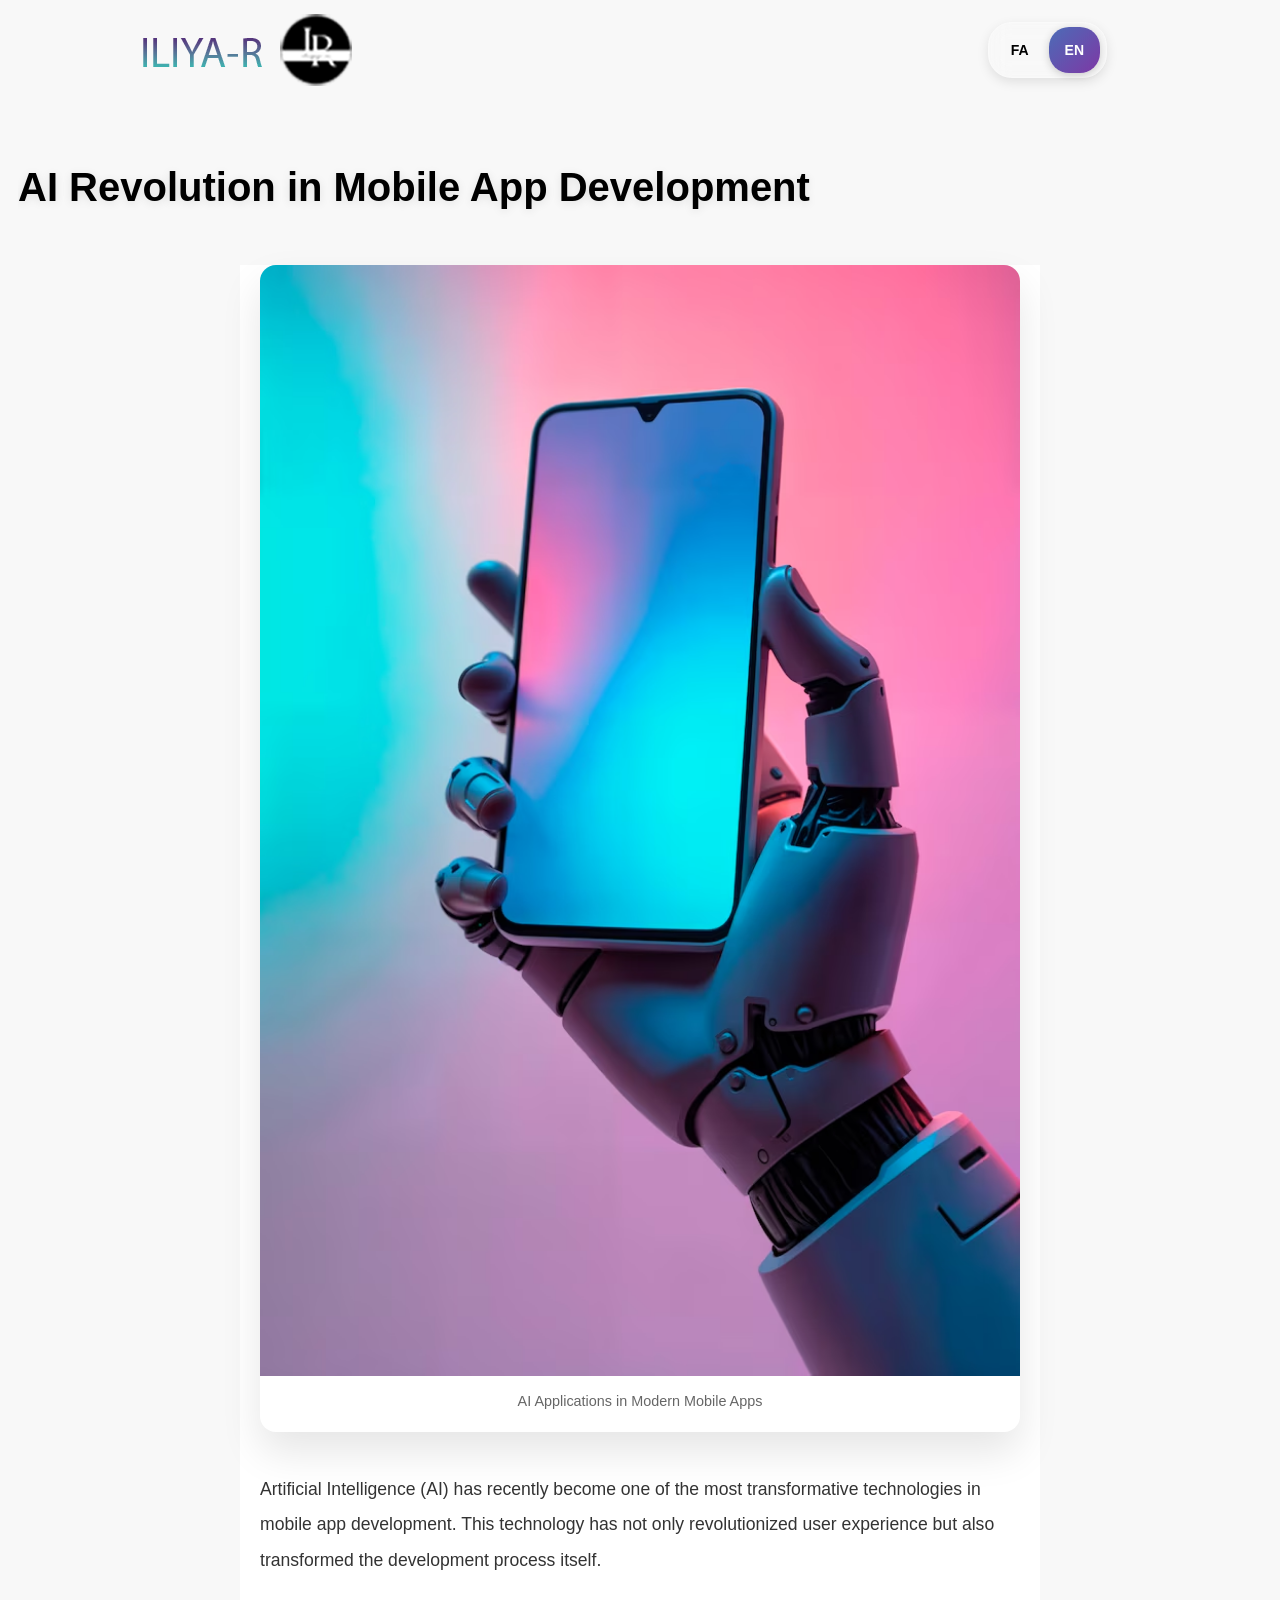
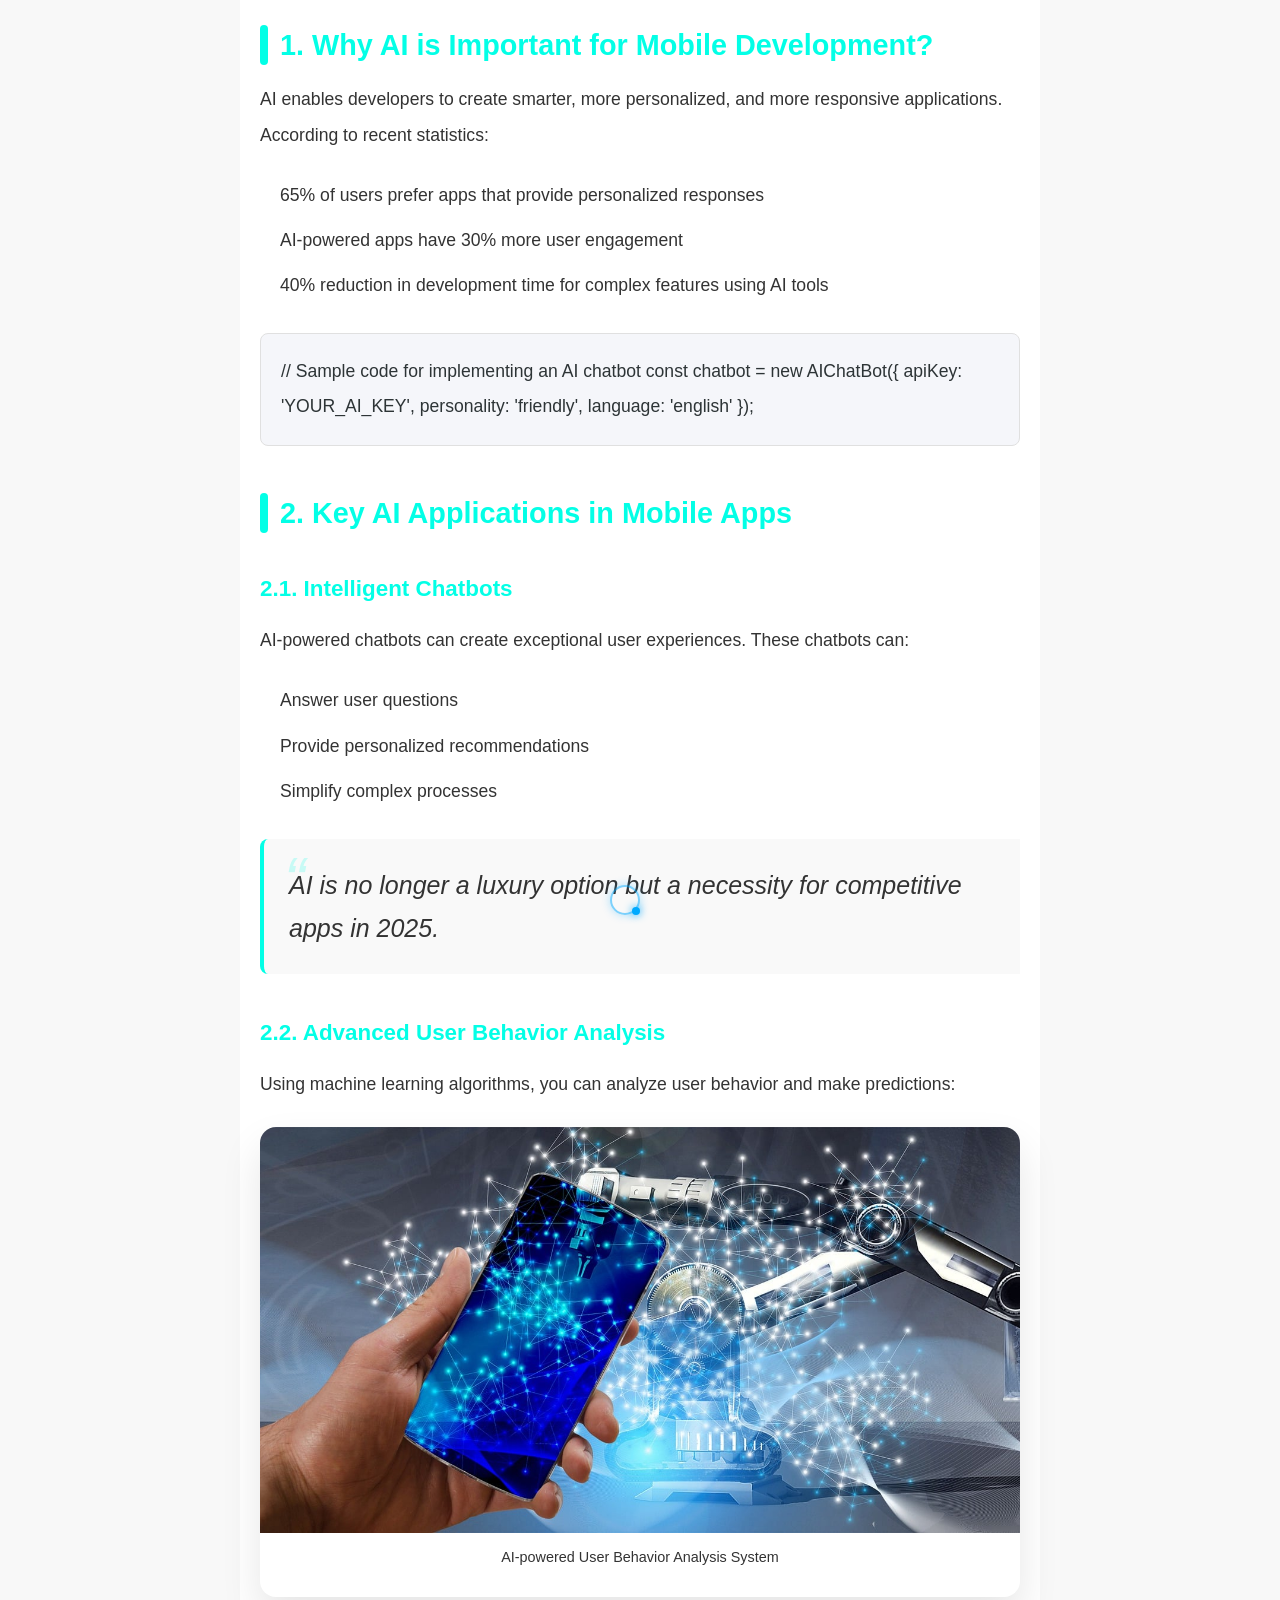
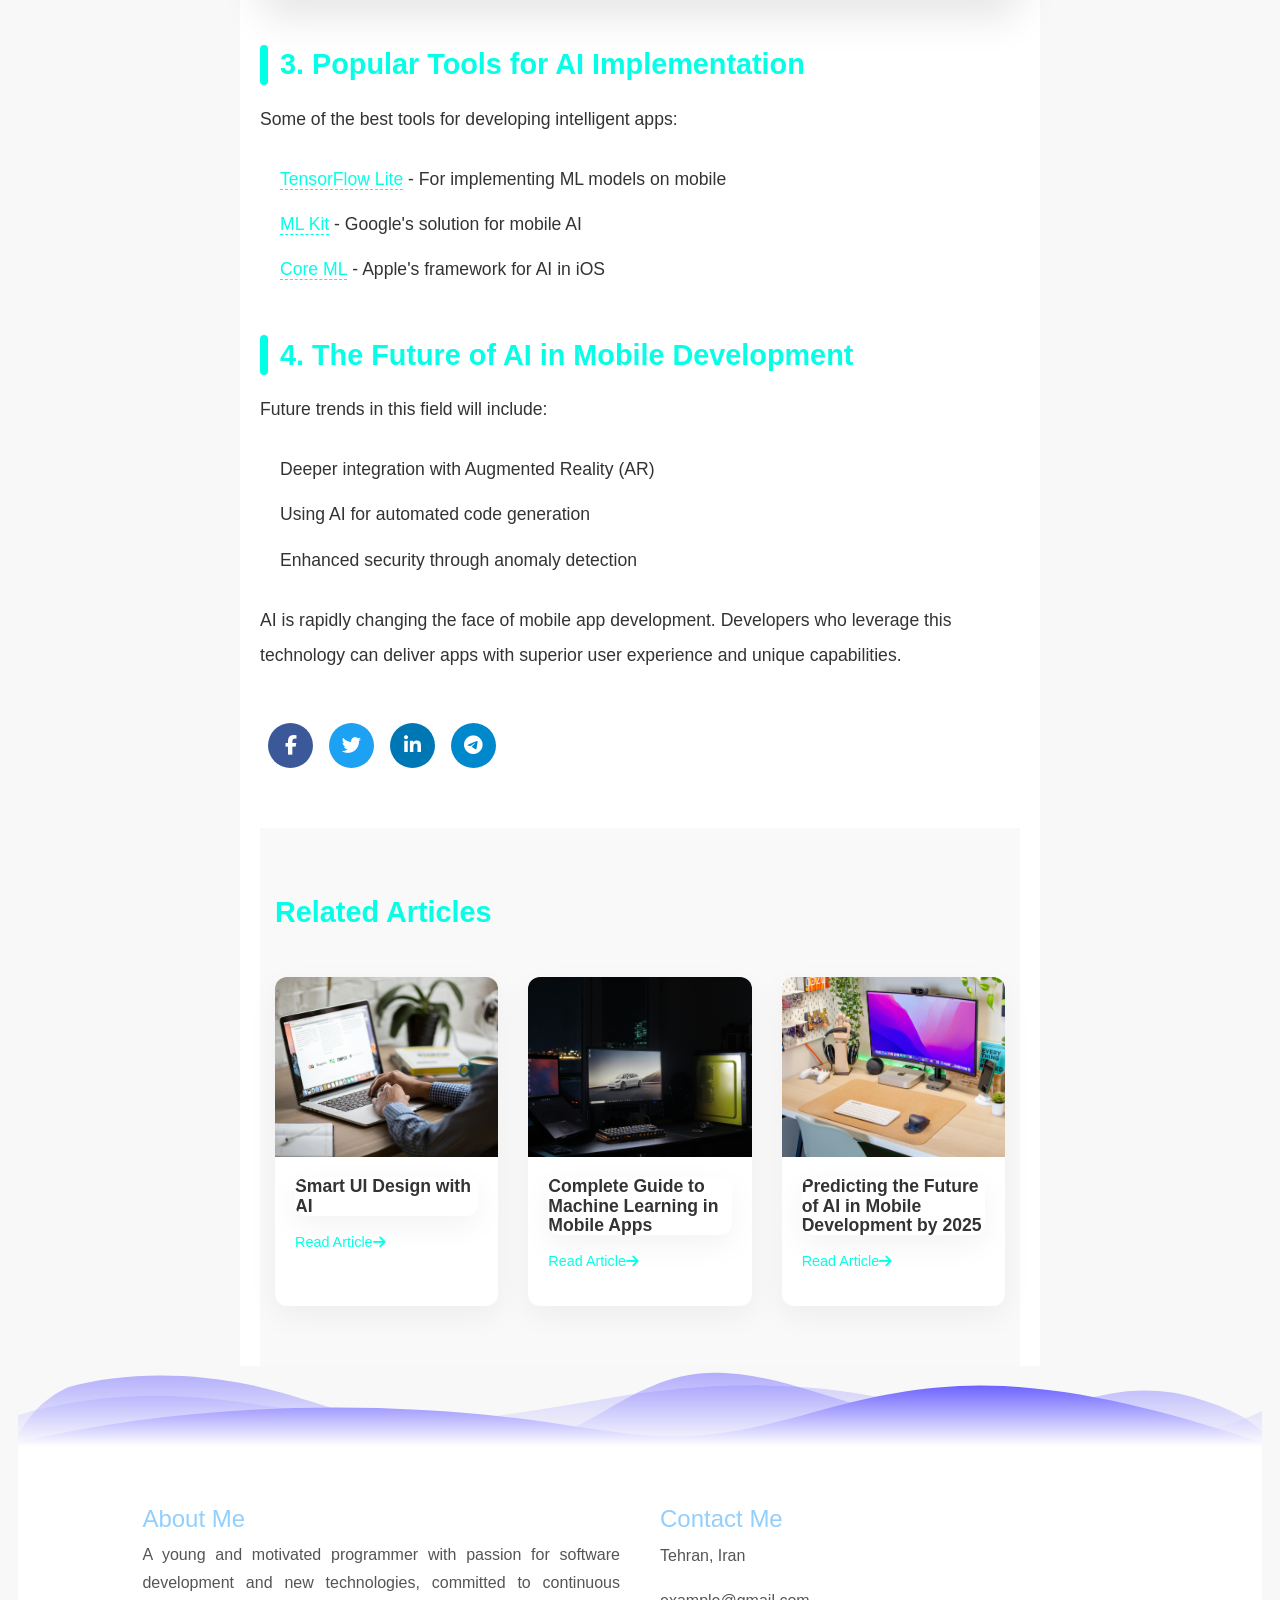
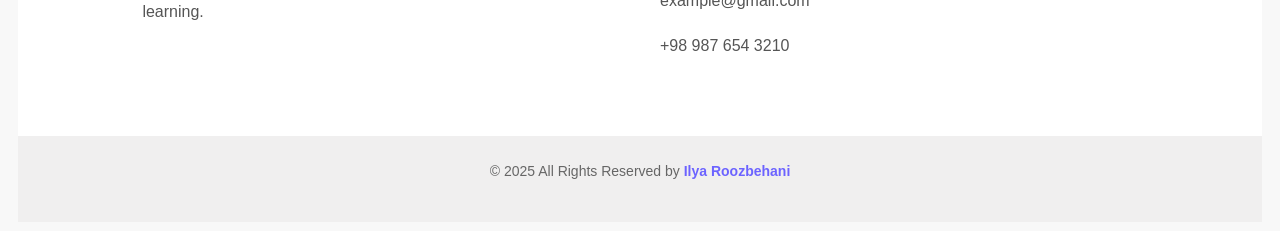
<file: 295255-main-1.0.0/Html_package/Theme/Theme/Demo-2/assets/blog/blog-english.html>
<!DOCTYPE html>
<html lang="en" dir="ltr">
<head>
    <!-- Basic Meta Tags -->
    <meta charset="utf-8">
    <meta name="description" content="AI Revolution in Mobile App Development - Ilya Roozbehani">
    <meta name="viewport" content="width=device-width, initial-scale=1, shrink-to-fit=no">
    
    <!-- Page Title -->
    <title>AI Revolution in Mobile App Development | Blog</title>
    
    <!-- Favicon -->
    <link rel="shortcut icon" href="../images/favicon.png" type="image/x-icon">

    <!-- CSS Files -->
    <link rel="stylesheet" href="../css/bootstrap.min.css">
    <link rel="stylesheet" href="../css/style.css">
    <link rel="stylesheet" href="https://cdnjs.cloudflare.com/ajax/libs/font-awesome/6.4.0/css/all.min.css">
    <style>
        :root {
            --primary-color: #6c5ce7;
            --secondary-color: #a29bfe;
            --accent-color: #fd79a8;
            --dark-color: #2d3436;
            --light-color: #ffffff;
        }
        
        body {
          background-color: #f8f8f8; 
          color: #333333;
          direction: ltr;
          text-align: left;
        }
        
        /* هدر مقاله */
        .article-headers {
            background: linear-gradient(135deg, var(--primary-color) 0%, var(--secondary-color) 100%);
            color: white;
            padding: 60px 0;
            position: relative;
            overflow: hidden;
            margin-bottom: 60px;
            text-align: left;
        }
        
        .article-title {
            font-size: 2.5rem;
            font-weight: 800;
            margin-bottom: 20px;
            line-height: 1.4;
            color: rgb(0, 0, 0);
            text-shadow: 0 2px 10px rgba(0,0,0,0.1);
            text-align: left;
        }
        
        .article-meta {
            display: flex;
            align-items: center;
            margin-bottom: 30px;
            color: rgba(255,255,255,0.9);
        }
        
        .article-meta-item {
            display: flex;
            align-items: center;
            margin-right: 25px;
        }
        
        .article-meta-item i {
            margin-right: 8px;
            font-size: 1.1rem;
        }
        
        .article-author img {
            width: 40px;
            height: 40px;
            border-radius: 50%;
            margin-right: 10px;
            border: 2px solid rgba(255,255,255,0.3);
        }
        
        /* محتوای مقاله */
        .article-container {
            max-width: 800px;
            margin: 0 auto 80px;
            padding: 0 20px;
            background-color: #ffffff;
            text-align: left;
        }
        
        .article-content h2 {
            padding-left: 20px;
        }
        
        .article-content h2:after {
            left: 0;
            right: auto;
        }
        
        .article-content blockquote {
            border-left: 4px solid var(--primary-color);
            border-right: none;
            border-radius: 8px 0 0 8px;
        }
        
        .article-content blockquote:before {
            left: 20px;
            right: auto;
        }
        
        .article-content ul, 
        .article-content ol {
            padding-left: 20px;
            padding-right: 0;
        }
        
        /* دکمه‌های اشتراک گذاری */
        .article-share {
            justify-content: flex-start;
        }
        
        /* مقالات مرتبط */
        .related-title {
            text-align: left;
        }
        
        /* بخش نظرات */
        .comment {
            flex-direction: row;
        }
        
        .comment-avatar {
            margin-right: 20px;
            margin-left: 0;
        }
        
        /* فوتر */
        .footer-content {
            text-align: left;
        }
        
        /* زبان‌سویچر */
        .language-switcher {
            margin-right: 140px;
            margin-left: 0;
        }
        
        /* جهت کلی */
        * {
            direction: ltr;
            text-align: left;
        }
        </style>
</head>

<body class="home-one">
    <div class="cursor-dot"></div>
    <div class="cursor-ring"></div>
    
    <div class="page-wrapper">
        
        <!-- Main Header -->
        <header class="main-header menu-absolute">
            <div class="header-upper">
                <div class="container container-1620 clearfix">
                    <div class="header-inner rel d-flex align-items-center">
                        
                        <!-- Logo -->
                        <div class="logo-outer">
                            <div class="logo">
                                <a href="index.html"><img src="../images/logos/logo.png" alt="Ilya Roozbehani Logo"></a>
                            </div>
                        </div>
                        
                        <!-- Navigation Menu -->
                        <div class="nav-outer clearfix mx-auto">
                            <nav class="main-menu navbar-expand-lg">
                                <div class="navbar-header">
                                    <!-- Mobile Logo -->
                                    <div class="mobile-logo my-15">
                                        <a href="index.html">
                                            <img src="../images/logos/logo.png" alt="Mobile Logo">
                                        </a>
                                    </div>
                                </div>
                                
                                </div>                            </nav>


                                        <!-- Language Switcher -->
                                        <div class="language-switcher">
                                            <a href="blog.html" class="lang-btn" title="فارسی">
                                                <span class="lang-text" style="color: black;">FA</span>
                                            </a>
                                            <a href="blog-english.html" class="lang-btn active" title="English">
                                                <span class="lang-text">EN</span>
                                            </a>
                                        </div>     
                    </div>
                </div>
            </div>
        </header>        
        
        <!-- Article Header -->
        <br>
        <br>
        <br>
        <br>
        <br>

        <h1 class="article-title">AI Revolution in Mobile App Development</h1>
<br>
        <!-- Article Content -->
        <div class="article-container">
            <div class="article-image">
                <img src="../images/project/10.avif" alt="AI in App Development">
                <p class="article-image-caption">AI Applications in Modern Mobile Apps</p>
            </div>
            
            <div class="article-content">
                <p>Artificial Intelligence (AI) has recently become one of the most transformative technologies in mobile app development. This technology has not only revolutionized user experience but also transformed the development process itself.</p>
                
                <h2>1. Why AI is Important for Mobile Development?</h2>
                <p>AI enables developers to create smarter, more personalized, and more responsive applications. According to recent statistics:</p>
                
                <ul>
                    <li>65% of users prefer apps that provide personalized responses</li>
                    <li>AI-powered apps have 30% more user engagement</li>
                    <li>40% reduction in development time for complex features using AI tools</li>
                </ul>
                
                <div class="article-code">
                    // Sample code for implementing an AI chatbot
                    const chatbot = new AIChatBot({
                        apiKey: 'YOUR_AI_KEY',
                        personality: 'friendly',
                        language: 'english'
                    });
                </div>
                
                <h2>2. Key AI Applications in Mobile Apps</h2>
                
                <h3>2.1. Intelligent Chatbots</h3>
                <p>AI-powered chatbots can create exceptional user experiences. These chatbots can:</p>
                
                <ul>
                    <li>Answer user questions</li>
                    <li>Provide personalized recommendations</li>
                    <li>Simplify complex processes</li>
                </ul>
                
                <blockquote>
                    AI is no longer a luxury option but a necessity for competitive apps in 2025.
                </blockquote>
                
                <h3>2.2. Advanced User Behavior Analysis</h3>
                <p>Using machine learning algorithms, you can analyze user behavior and make predictions:</p>
                
                <div class="article-image">
                    <img src="../images/project/12.jpg" alt="User Behavior Analysis with AI">
                    <p class="article-image-caption">AI-powered User Behavior Analysis System</p>
                </div>
                
                <h2>3. Popular Tools for AI Implementation</h2>
                <p>Some of the best tools for developing intelligent apps:</p>
                
                <ul>
                    <li><a href="#" target="_blank">TensorFlow Lite</a> - For implementing ML models on mobile</li>
                    <li><a href="#" target="_blank">ML Kit</a> - Google's solution for mobile AI</li>
                    <li><a href="#" target="_blank">Core ML</a> - Apple's framework for AI in iOS</li>
                </ul>
                
                <h2>4. The Future of AI in Mobile Development</h2>
                <p>Future trends in this field will include:</p>
                
                <ul>
                    <li>Deeper integration with Augmented Reality (AR)</li>
                    <li>Using AI for automated code generation</li>
                    <li>Enhanced security through anomaly detection</li>
                </ul>
                
                <p>AI is rapidly changing the face of mobile app development. Developers who leverage this technology can deliver apps with superior user experience and unique capabilities.</p>
            </div>
            
            <!-- Share Buttons -->
            <div class="article-share">
                <a href="#" class="share-btn facebook">
                    <i class="fab fa-facebook-f"></i>
                </a>
                <a href="#" class="share-btn twitter">
                    <i class="fab fa-twitter"></i>
                </a>
                <a href="#" class="share-btn linkedin">
                    <i class="fab fa-linkedin-in"></i>
                </a>
                <a href="#" class="share-btn telegram">
                    <i class="fab fa-telegram-plane"></i>
                </a>
            </div>
            
            <!-- Related Articles -->
            <div class="related-articles">
                <div class="container">
                    <h3 class="related-title">Related Articles</h3>
                    <div class="row">
                        <div class="col-md-4">
                            <div class="related-card">
                                <div class="related-card-image">
                                    <img src="../images/project/1.jpg" alt="Smart UI Design">
                                </div>
                                <div class="related-card-content">
                                    <h4 class="related-card">Smart UI Design with AI</h4>
                                    <a href="#" class="related-card-link">
                                        Read Article <i class="fas fa-arrow-right"></i>
                                    </a>
                                </div>
                            </div>
                        </div>
                        <div class="col-md-4">
                            <div class="related-card">
                                <div class="related-card-image">
                                    <img src="../images/project/2.jpg" alt="Machine Learning in Mobile">
                                </div>
                                <div class="related-card-content">
                                    <h4 class="related-card">Complete Guide to Machine Learning in Mobile Apps</h4>
                                    <a href="#" class="related-card-link">
                                        Read Article <i class="fas fa-arrow-right"></i>
                                    </a>
                                </div>
                            </div>
                        </div>
                        <div class="col-md-4">
                            <div class="related-card">
                                <div class="related-card-image">
                                    <img src="../images/project/3.jpg" alt="Future of AI">
                                </div>
                                <div class="related-card-content">
                                    <h4 class="related-card">Predicting the Future of AI in Mobile Development by 2025</h4>
                                    <a href="#" class="related-card-link">
                                        Read Article <i class="fas fa-arrow-right"></i>
                                    </a>
                                </div>
                            </div>
                        </div>
                    </div>
                </div>
            </div>
            
        </div>
        
        <!-- Footer -->
        <footer class="profile-footer">
            <!-- Footer Wave -->
            <div class="footer-wave">
                <svg viewBox="0 0 1200 120" preserveAspectRatio="none">
                    <defs>
                        <linearGradient id="waveGradient" x1="0%" y1="0%" x2="0%" y2="100%">
                            <stop offset="0%" stop-color="#ffffff"></stop>
                            <stop offset="100%" stop-color="#6c63ff"></stop>
                        </linearGradient>
                    </defs>
                    <path d="M1200,0V46.29c-47.79,22.2-103.59,32.17-158,28-70.36-5.37-136.33-33.31-206.8-37.5C773.36,32.43,699.66,53.67,629,72.05c-69.27,18-138.3,24.88-209.4,13.08-36.15-6-69.85-17.84-104.45-29.34C210.51,25,87-14.29,0,52.47V0Z" opacity=".25" fill="url(#waveGradient)"></path>
                    <path d="M1200,0V15.81c-13,36.92-27.64,56.86-47.69,72.05C1099.41,111.27,1035,111,975.42,91.58c-31.15-10.15-60.09-26.07-89.67-39.8-40.92-19-84.73-46-130.83-49.67-36.26-2.85-70.9,9.42-98.6,31.56-31.77,25.39-62.32,62-103.63,73-40.44,10.79-81.35-6.69-119.13-24.28s-75.16-39-116.92-43.05c-59.73-5.85-113.28,22.88-168.9,38.84-30.2,8.66-59,6.17-87.09-7.5-22.43-10.89-48-26.93-60.65-49.24V0Z" opacity=".5" fill="url(#waveGradient)"></path>
                    <path d="M1200,0V5.63C1050.07,59,885.91,71.32,724.17,42.57c-43-7.64-84.23-20.12-127.61-26.46-59-8.63-112.48,12.24-165.56,35.4C372.07,77.22,314,95.24,248.8,90c-86.53-7-172.46-45.71-248.8-84.81V0Z" fill="url(#waveGradient)"></path>
                </svg>
            </div>
            
            <!-- Footer Content -->
            <div class="footer-content">
                <div class="footer-column">
                    <h4 style="color: #93cffc;">About Me</h4>
                    <p class="footer-about">
                        A young and motivated programmer with passion for software development and new technologies, committed to continuous learning.
                    </p>
                </div>
                
                <div class="footer-column">
                    <h4 style="color: #93cffc;">Contact Me</h4>
                    <ul class="footer-contact">
                        <li>Tehran, Iran</li>
                        <li>example@gmail.com</li>
                        <li>+98 987 654 3210</li>
                    </ul>
                </div>
            </div>
            
            <!-- Footer Bottom -->
            <div class="footer-bottom">
                <p class="copyright">
                    © 2025 All Rights Reserved by <span>Ilya Roozbehani</span>
                </p>
            </div>
        </footer>
    </div>

    <!-- JavaScript Files -->
    <script src="../js/jquery-3.6.0.min.js"></script>
    <script src="../js/appear.min.js"></script>
    <script src="../js/script.js"></script>
</body>
</html>
</file>
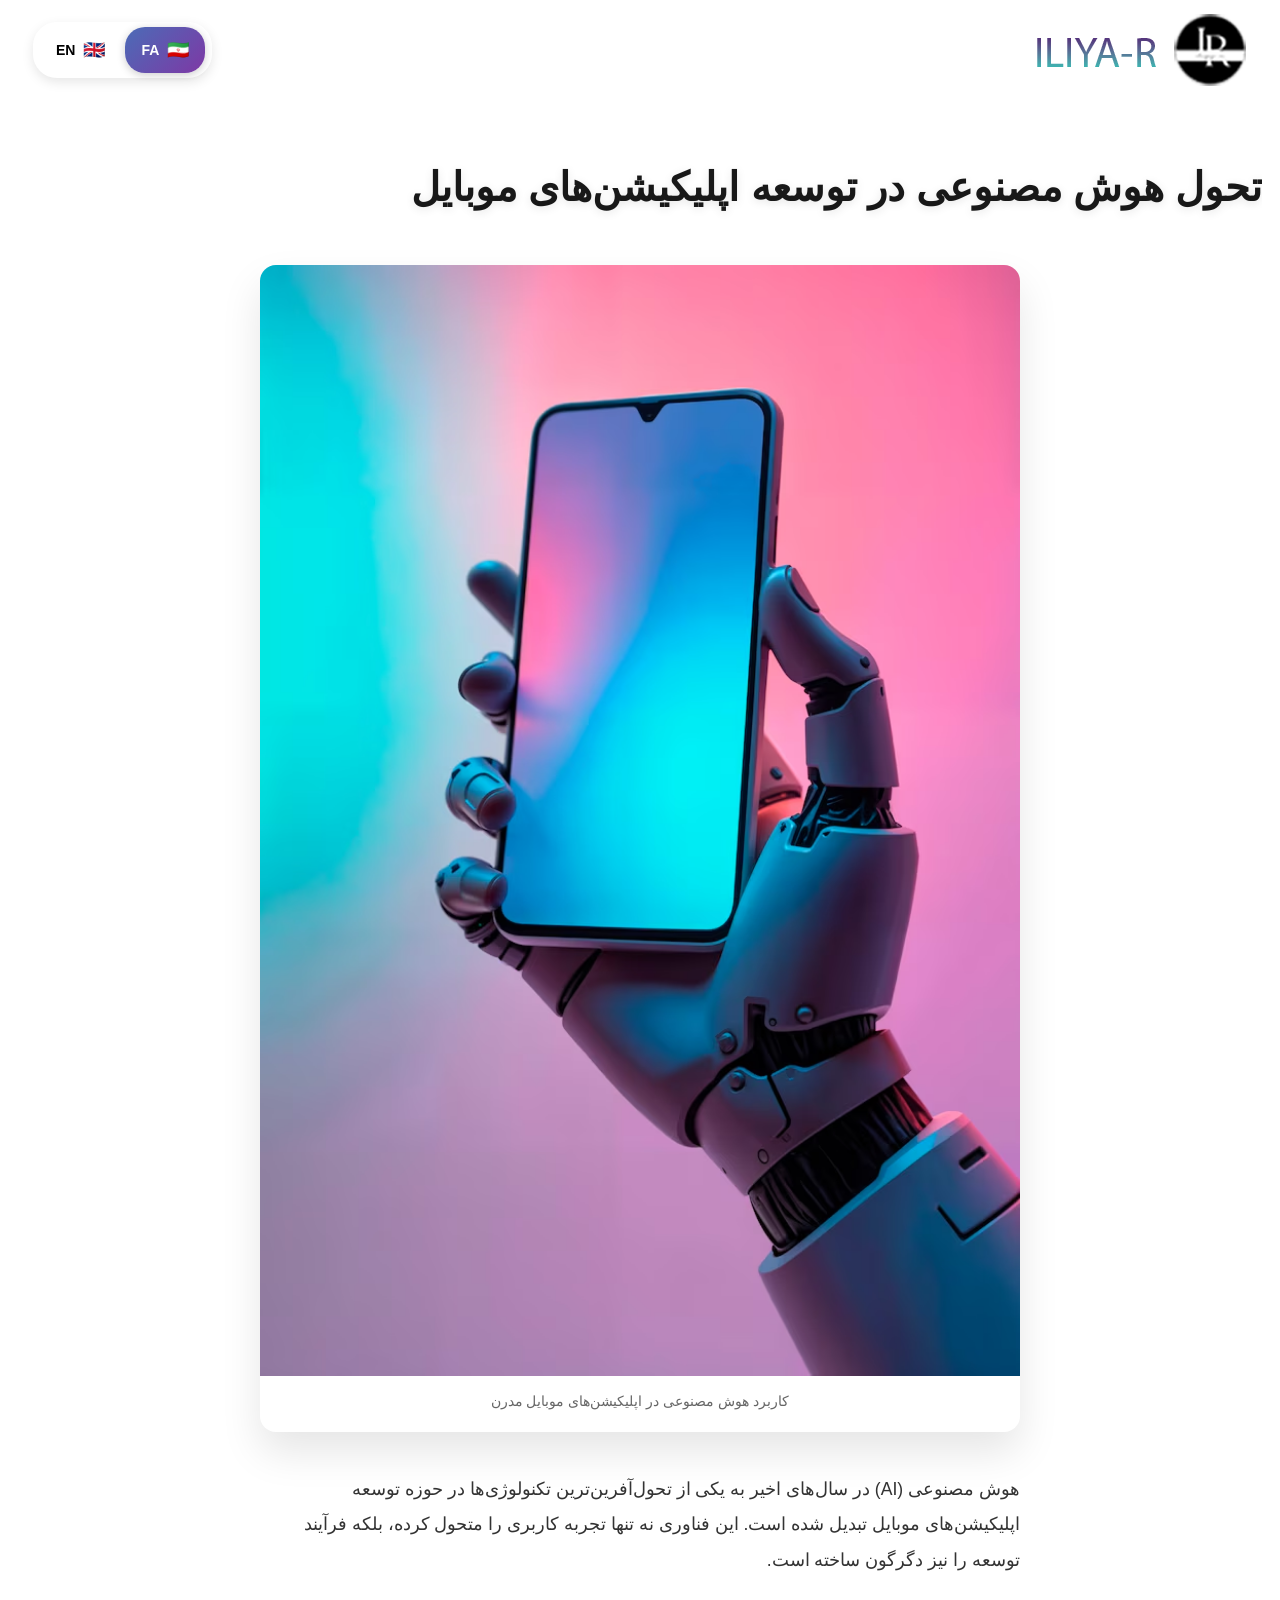
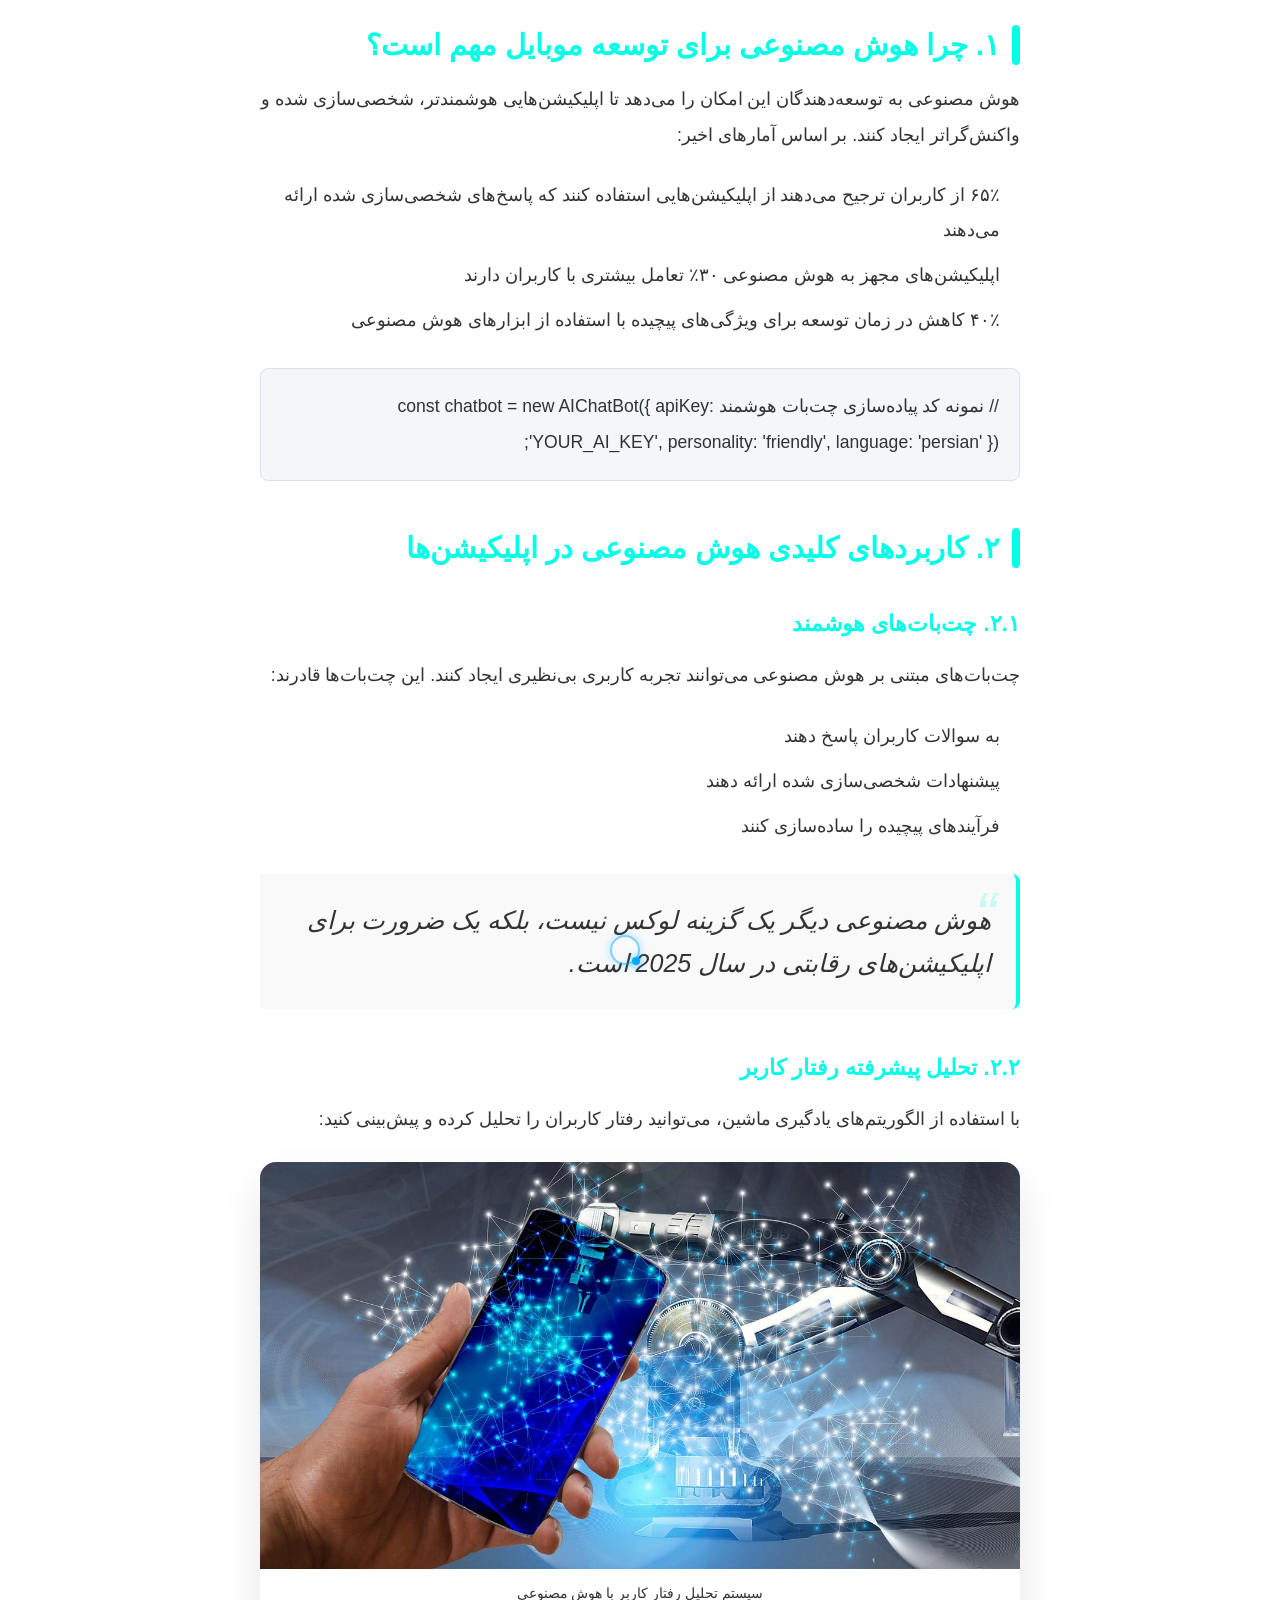
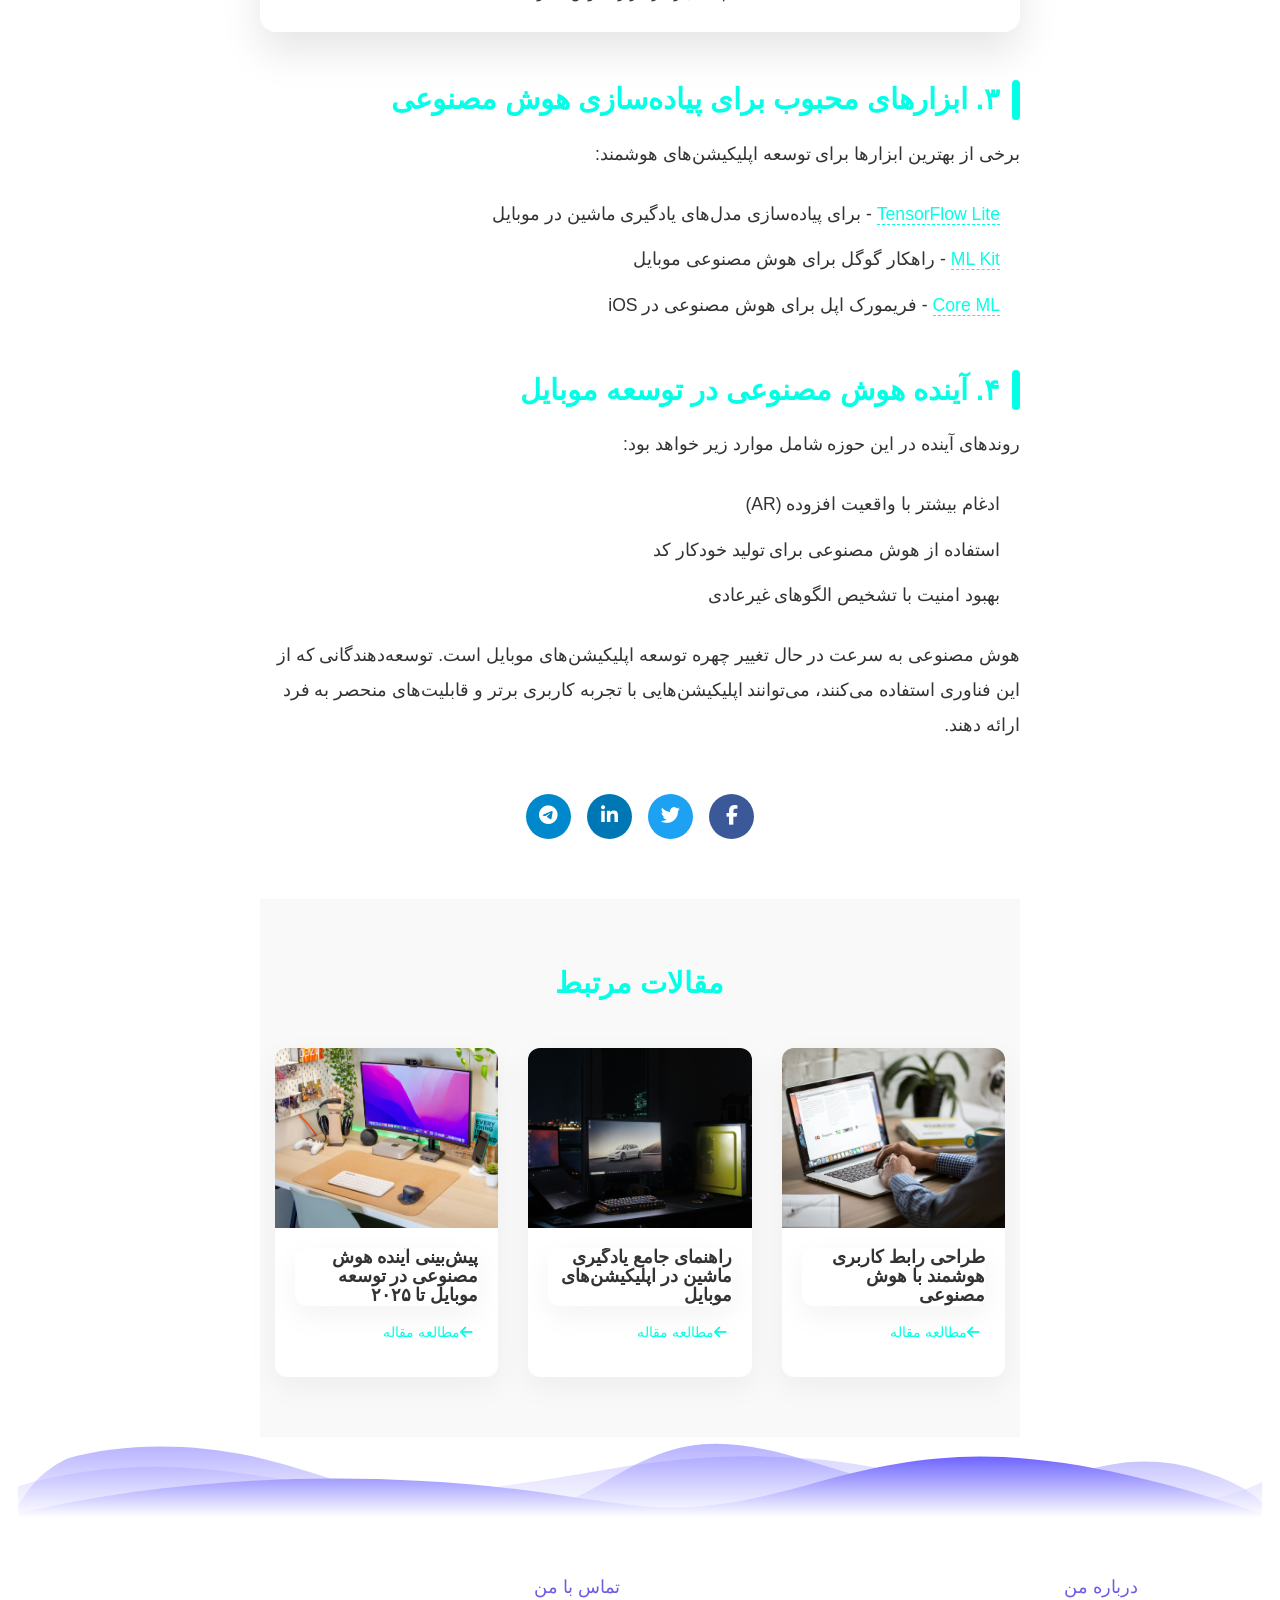
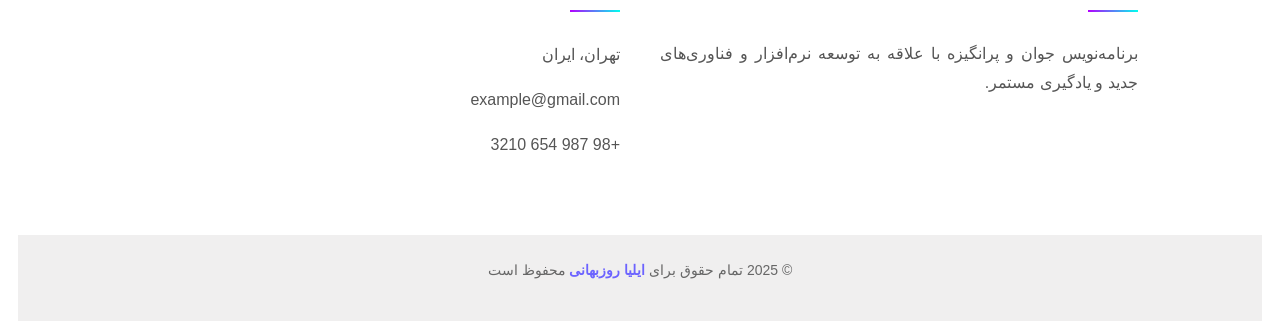
<file: 295255-main-1.0.0/Html_package/Theme/Theme/Demo-2/assets/blog/blog.html>
<!DOCTYPE html>
<html lang="fa" dir="rtl">
<head>
    <!-- متا تگ های پایه -->
    <meta charset="utf-8">
    <meta name="description" content="تحول هوش مصنوعی در توسعه اپلیکیشن‌های موبایل - ایلیا روزبهانی">
    <meta name="viewport" content="width=device-width, initial-scale=1, shrink-to-fit=no">
    
    <!-- عنوان صفحه -->
    <title>تحول هوش مصنوعی در توسعه اپلیکیشن‌های موبایل | بلاگ </title>
    
    <!-- فاوآیکون -->
    <link rel="shortcut icon" href="../images/favicon.png" type="image/x-icon">

    <!-- فایل های CSS -->
    <link rel="stylesheet" href="../css/bootstrap.min.css">
    <link rel="stylesheet" href="../css/style.css">
    <link rel="stylesheet" href="https://cdnjs.cloudflare.com/ajax/libs/font-awesome/6.4.0/css/all.min.css">
</head>

<body class="home-one">
    <div class="cursor-dot"></div>
    <div class="cursor-ring"></div>
    
    <div class="page-wrapper">
        
        <!-- هدر اصلی -->
        <header class="main-header menu-absolute">
            <div class="header-upper">
                <div class="container container-1620 clearfix">
                    <div class="header-inner rel d-flex align-items-center">
                        
                        <!-- لوگو -->
                        <div class="logo-outer">
                            <div class="logo">
                                <a href="index.html"><img src="../images/logos/logo.png" alt="لوگو ایلیا روزبهانی"></a>
                            </div>
                        </div>
                        
                        <!-- منوی ناوبری -->
                        <div class="nav-outer clearfix mx-auto">
                            <nav class="main-menu navbar-expand-lg">
                                <div class="navbar-header">
                                    <!-- لوگو موبایل -->
                                    <div class="mobile-logo my-15">
                                        <a href="index.html">
                                            <img src="../images/logos/logo.png" alt="لوگو موبایل">
                                        </a>
                                    </div>
                                </div>
                                
                                            </nav>

                        </div>

                                        <!-- دکمه تغییر زبان -->
                                        <div class="language-switcher">
                                            <a href="blog.html" class="lang-btn active" title="فارسی">
                                                <span class="lang-flag">🇮🇷</span>
                                                <span class="lang-text">FA</span>
                                            </a>
                                            <a href="blog-english.html" class="lang-btn" title="English">
                                                <span class="lang-flag" style="color: black;">🇬🇧</span>
                                                <span class="lang-text" style="color: black;">EN</span>
                                            </a>
                                        </div>     
                    </div>
                </div>
            </div>
        </header>        
        
        <!-- هدر مقاله -->
        <br>
        <br>
        <br>
        <br>
        <br>

<h1 class="article-title"><strong>تحول هوش مصنوعی در توسعه اپلیکیشن‌های موبایل </strong></h1>
<br>
        <!-- محتوای مقاله -->
        <div class="article-container">
            <div class="article-image">
                <img src="../images/project/10.avif" alt="هوش مصنوعی در توسعه اپلیکیشن">
                <p class="article-image-caption">کاربرد هوش مصنوعی در اپلیکیشن‌های موبایل مدرن</p>
            </div>
            
            <div class="article-content">
                <p>هوش مصنوعی (AI) در سال‌های اخیر به یکی از تحول‌آفرین‌ترین تکنولوژی‌ها در حوزه توسعه اپلیکیشن‌های موبایل تبدیل شده است. این فناوری نه تنها تجربه کاربری را متحول کرده، بلکه فرآیند توسعه را نیز دگرگون ساخته است.</p>
                
                <h2>۱. چرا هوش مصنوعی برای توسعه موبایل مهم است؟</h2>
                <p>هوش مصنوعی به توسعه‌دهندگان این امکان را می‌دهد تا اپلیکیشن‌هایی هوشمندتر، شخصی‌سازی شده و واکنش‌گراتر ایجاد کنند. بر اساس آمارهای اخیر:</p>
                
                <ul>
                    <li>۶۵٪ از کاربران ترجیح می‌دهند از اپلیکیشن‌هایی استفاده کنند که پاسخ‌های شخصی‌سازی شده ارائه می‌دهند</li>
                    <li>اپلیکیشن‌های مجهز به هوش مصنوعی ۳۰٪ تعامل بیشتری با کاربران دارند</li>
                    <li>۴۰٪ کاهش در زمان توسعه برای ویژگی‌های پیچیده با استفاده از ابزارهای هوش مصنوعی</li>
                </ul>
                
                <div class="article-code">
                    // نمونه کد پیاده‌سازی چت‌بات هوشمند
                    const chatbot = new AIChatBot({
                        apiKey: 'YOUR_AI_KEY',
                        personality: 'friendly',
                        language: 'persian'
                    });
                </div>
                
                <h2>۲. کاربردهای کلیدی هوش مصنوعی در اپلیکیشن‌ها</h2>
                
                <h3>۲.۱. چت‌بات‌های هوشمند</h3>
                <p>چت‌بات‌های مبتنی بر هوش مصنوعی می‌توانند تجربه کاربری بی‌نظیری ایجاد کنند. این چت‌بات‌ها قادرند:</p>
                
                <ul>
                    <li>به سوالات کاربران پاسخ دهند</li>
                    <li>پیشنهادات شخصی‌سازی شده ارائه دهند</li>
                    <li>فرآیندهای پیچیده را ساده‌سازی کنند</li>
                </ul>
                
                <blockquote>
                    هوش مصنوعی دیگر یک گزینه لوکس نیست، بلکه یک ضرورت برای اپلیکیشن‌های رقابتی در سال 2025 است.
                </blockquote>
                
                <h3>۲.۲. تحلیل پیشرفته رفتار کاربر</h3>
                <p>با استفاده از الگوریتم‌های یادگیری ماشین، می‌توانید رفتار کاربران را تحلیل کرده و پیش‌بینی کنید:</p>
                
                <div class="article-image">
                    <img src="../images/project/12.jpg" alt="تحلیل رفتار کاربر با هوش مصنوعی">
                    <p class="article-image-caption">سیستم تحلیل رفتار کاربر با هوش مصنوعی</p>
                </div>
                
                <h2>۳. ابزارهای محبوب برای پیاده‌سازی هوش مصنوعی</h2>
                <p>برخی از بهترین ابزارها برای توسعه اپلیکیشن‌های هوشمند:</p>
                
                <ul>
                    <li><a href="#" target="_blank">TensorFlow Lite</a> - برای پیاده‌سازی مدل‌های یادگیری ماشین در موبایل</li>
                    <li><a href="#" target="_blank">ML Kit</a> - راهکار گوگل برای هوش مصنوعی موبایل</li>
                    <li><a href="#" target="_blank">Core ML</a> - فریمورک اپل برای هوش مصنوعی در iOS</li>
                </ul>
                
                <h2>۴. آینده هوش مصنوعی در توسعه موبایل</h2>
                <p>روندهای آینده در این حوزه شامل موارد زیر خواهد بود:</p>
                
                <ul>
                    <li>ادغام بیشتر با واقعیت افزوده (AR)</li>
                    <li>استفاده از هوش مصنوعی برای تولید خودکار کد</li>
                    <li>بهبود امنیت با تشخیص الگوهای غیرعادی</li>
                </ul>
                
                <p>هوش مصنوعی به سرعت در حال تغییر چهره توسعه اپلیکیشن‌های موبایل است. توسعه‌دهندگانی که از این فناوری استفاده می‌کنند، می‌توانند اپلیکیشن‌هایی با تجربه کاربری برتر و قابلیت‌های منحصر به فرد ارائه دهند.</p>
            </div>
            
            <!-- دکمه‌های اشتراک گذاری -->
            <div class="article-share">
                <a href="#" class="share-btn facebook">
                    <i class="fab fa-facebook-f"></i>
                </a>
                <a href="#" class="share-btn twitter">
                    <i class="fab fa-twitter"></i>
                </a>
                <a href="#" class="share-btn linkedin">
                    <i class="fab fa-linkedin-in"></i>
                </a>
                <a href="#" class="share-btn telegram">
                    <i class="fab fa-telegram-plane"></i>
                </a>
            </div>
            
            <!-- مقالات مرتبط -->
            <div class="related-articles">
                <div class="container">
                    <h3 class="related-title">مقالات مرتبط</h3>
                    <div class="row">
                        <div class="col-md-4">
                            <div class="related-card">
                                <div class="related-card-image">
                                    <img src="../images/project/1.jpg" alt="طراحی رابط کاربری هوشمند">
                                </div>
                                <div class="related-card-content">
                                    <h4 class="related-card">طراحی رابط کاربری هوشمند با هوش مصنوعی</h4>
                                    <a href="#" class="related-card-link">
                                        <i class="fas fa-arrow-left"></i> مطالعه مقاله
                                    </a>
                                </div>
                            </div>
                        </div>
                        <div class="col-md-4">
                            <div class="related-card">
                                <div class="related-card-image">
                                    <img src="../images/project/2.jpg" alt="یادگیری ماشین در موبایل">
                                </div>
                                <div class="related-card-content">
                                    <h4 class="related-card">راهنمای جامع یادگیری ماشین در اپلیکیشن‌های موبایل</h4>
                                    <a href="#" class="related-card-link">
                                        <i class="fas fa-arrow-left"></i> مطالعه مقاله
                                    </a>
                                </div>
                            </div>
                        </div>
                        <div class="col-md-4">
                            <div class="related-card">
                                <div class="related-card-image">
                                    <img src="../images/project/3.jpg" alt="آینده هوش مصنوعی">
                                </div>
                                <div class="related-card-content">
                                    <h4 class="related-card">پیش‌بینی آینده هوش مصنوعی در توسعه موبایل تا ۲۰۲۵</h4>
                                    <a href="#" class="related-card-link">
                                        <i class="fas fa-arrow-left"></i> مطالعه مقاله
                                    </a>
                                </div>
                            </div>
                        </div>
                    </div>
                </div>
            </div>
            
        </div>
        
        <!-- فوتر -->
        <footer class="profile-footer">
            <!-- موج فوتر -->
            <div class="footer-wave">
                <svg viewBox="0 0 1200 120" preserveAspectRatio="none">
                    <defs>
                        <linearGradient id="waveGradient" x1="0%" y1="0%" x2="0%" y2="100%">
                            <stop offset="0%" stop-color="#ffffff"></stop>
                            <stop offset="100%" stop-color="#6c63ff"></stop>
                        </linearGradient>
                    </defs>
                    <path d="M1200,0V46.29c-47.79,22.2-103.59,32.17-158,28-70.36-5.37-136.33-33.31-206.8-37.5C773.36,32.43,699.66,53.67,629,72.05c-69.27,18-138.3,24.88-209.4,13.08-36.15-6-69.85-17.84-104.45-29.34C210.51,25,87-14.29,0,52.47V0Z" opacity=".25" fill="url(#waveGradient)"></path>
                    <path d="M1200,0V15.81c-13,36.92-27.64,56.86-47.69,72.05C1099.41,111.27,1035,111,975.42,91.58c-31.15-10.15-60.09-26.07-89.67-39.8-40.92-19-84.73-46-130.83-49.67-36.26-2.85-70.9,9.42-98.6,31.56-31.77,25.39-62.32,62-103.63,73-40.44,10.79-81.35-6.69-119.13-24.28s-75.16-39-116.92-43.05c-59.73-5.85-113.28,22.88-168.9,38.84-30.2,8.66-59,6.17-87.09-7.5-22.43-10.89-48-26.93-60.65-49.24V0Z" opacity=".5" fill="url(#waveGradient)"></path>
                    <path d="M1200,0V5.63C1050.07,59,885.91,71.32,724.17,42.57c-43-7.64-84.23-20.12-127.61-26.46-59-8.63-112.48,12.24-165.56,35.4C372.07,77.22,314,95.24,248.8,90c-86.53-7-172.46-45.71-248.8-84.81V0Z" fill="url(#waveGradient)"></path>
                </svg>
            </div>
            <!-- محتوای فوتر -->
            <div class="footer-content">
                <div class="footer-column">
                    <h3 class="footer-title" style="color: #6c5ce7;">درباره من</h3>
                    <p class="footer-about">
                        برنامه‌نویس جوان و پرانگیزه با علاقه به توسعه نرم‌افزار و فناوری‌های جدید و یادگیری مستمر.
                    </p>
                </div>
                
                <div class="footer-column">
                    <h3 class="footer-title" style="color: #6c5ce7;">تماس با من</h3>
                    <ul class="footer-contact">
                        <li> تهران، ایران</li>
                        <li> example@gmail.com
                        </li>
                        <li> +98 987 654 3210</li>
                    </ul>
                </div>
            </div>
            
            <!-- بخش پایینی فوتر -->
            <div class="footer-bottom">
                <p class="copyright">
                    © 2025 تمام حقوق برای <span>ایلیا روزبهانی</span> محفوظ است
                </p>
            </div>
        </footer>
    </div>

    <!-- اسکریپت های جاوااسکریپت -->
    <script src="../js/jquery-3.6.0.min.js"></script>
    <script src="../js/appear.min.js"></script>
    <script src="../js/script.js"></script>
</body>
</html>
</file>
<file: 295255-main-1.0.0/Html_package/Theme/Theme/Demo-1/assets/css/style.css>
html {
  scroll-behavior: smooth;
}
.backgraund{
  background: url('../images/hero/homePopsGif.8a4ebe9c.gif') center/cover no-repeat fixed;
}
        /* افزایش فاصله سکشن‌ها */
        section, .profile-container, .dynamic-content-presentation-grid, 
        .service-card-matrix, .content-container, .container-wrap {
            margin-bottom: 80px;
            padding-bottom: 40px;
        }
        
        /* افزایش فاصله جداکننده‌ها */
        .separator {
            margin: 50px 0;
            display: block;
        }
        
        /* افزایش فاصله عناوین */
        .sophisticated-service-header {
            margin-bottom: 60px;
        }
        
        .sophisticated-service-header h1 {
            margin-bottom: 25px;
        }
        
        /* افزایش فاصله کارت‌ها */
        .three-dimensional-project-card,
        .three-tier-service-card {
            margin-bottom: 50px;
        }
        
        /* افزایش فاصله فوتر */
        .profile-footer {
            margin-top: 100px;
        }
/* انیمیشن چرخش */
@keyframes spin {
  0% { transform: rotate(0deg); }
  100% { transform: rotate(360deg); }
}

.img-emza{
  height: 76px;
  width: 99px ;
}

:root {
  --primary-accent:lightskyblue;
  --secondary-accent:lime;
  --dark-background:var(--light-color);
  --card-surface:var(--lighter-color);
  --text-primary:chartreuse;
  --text-secondary:cyan;
}

body {
  background:lightskyblue;
  font-family: Vazir, Tahoma, sans-serif;
  color:lime;
  margin: 0;
  padding: 80px 50px;
  direction: rtl;
  min-height: 100vh;
}

.content-container {
  max-width: 1200px;
  margin: 0 auto;
}

.header-section {
  text-align: right;
  margin-bottom: 60px;
}

.title-gradient {
  font-size: 2.5rem;
  font-weight: 700;
  background: linear-gradient(to left,var(--light-color) var(--lighter-color));
  -webkit-text-fill-color: transparent;
  margin-bottom: 15px;
  position: relative;
  display: inline-block;
}

.title-gradient::after {
  content: '';
  position: absolute;
  right: 0;
  bottom: -10px;
  width: 60px;
  height: 4px;
  background: linear-gradient(to left,chartreuse cyan);
  border-radius: 3px;
}

.subtitle-description {
  font-size: 1.1rem;
  color:lightskyblue;
  max-width: 600px;
  line-height: 1.7;
}

.testimonial-grid {
  display: flex;
  gap: 30px;
  flex-wrap: wrap;
  justify-content: center;
}

.testimonial-card {
  background:lime;
  padding: 35px;
  border-radius: 20px;
  width: 350px;
  box-shadow: 0 10px 30px var(--light-color);
  position: relative;
  transition: all 0.3s ease;
  border: 1px solid var(--lighter-color);
}

.testimonial-card:hover {
  transform: translateY(-10px);
  box-shadow: 0 15px 40px chartreuse;
}

.testimonial-card::before {
  content: '';
  position: absolute;
  top: 0;
  right: 0;
  width: 100%;
  height: 100%;
  background: linear-gradient(135deg, cyan 0%, transparent 100%);
  border-radius: 20px;
  opacity: 0;
  transition: all 0.3s ease;
}

.testimonial-card:hover::before {
  opacity: 1;
}

.company-logo {
  max-height: 25px;
  margin-bottom: 25px;
  filter: brightness(0) invert(1);
  opacity: 0.8;
}

.client-profile {
  display: flex;
  align-items: center;
  margin-bottom: 25px;
}

.client-avatar {
  width: 70px;
  height: 70px;
  border-radius: 50%;
  object-fit: cover;
  margin-left: 20px;
  border: 3px solid lightskyblue;
  transition: all 0.3s ease;
}

.testimonial-card:hover .client-avatar {
  border-color:lime;
  transform: scale(1.05);
}

.client-details {
  flex: 1;
}

.client-name {
  font-weight: 600;
  font-size: 1.1rem;
  margin-bottom: 5px;
}

.client-position {
  font-size: 0.9rem;
  color:var(--light-color);
}

.quote-symbol {
  color:var(--lighter-color);
  font-size: 1.5rem;
  margin-bottom: 20px;
}

.testimonial-text {
  font-size: 1rem;
  color:chartreuse;
  line-height: 1.8;
  margin-bottom: 25px;
  position: relative;
}

.star-rating {
  color:cyan;
  margin-top: 20px;
  font-size: 0.9rem;
}

.star-rating i {
  margin-left: 3px;
}

/* Animation Effects */
.testimonial-card:nth-child(1) {
  animation: cardEntrance 0.5s ease forwards;
}

.testimonial-card:nth-child(2) {
  animation: cardEntrance 0.7s ease forwards;
}

.testimonial-card:nth-child(3) {
  animation: cardEntrance 0.9s ease forwards;
}

@keyframes cardEntrance {
  from {
    opacity: 0;
    transform: translateY(20px);
  }
  to {
    opacity: 1;
    transform: translateY(0);
  }
}

/* Responsive Design */
@media (max-width: 992px) {
  .testimonial-grid {
    gap: 20px;
  }
  
  .testimonial-card {
    width: calc(50% - 20px);
  }
}

@media (max-width: 768px) {
  body {
    padding: 60px 30px;
  }
  
  .title-gradient {
    font-size: 2rem;
  }
  
  .testimonial-card {
    width: 100%;
  }
}

@media (max-width: 576px) {
  body {
    padding: 40px 20px;
  }
  
  .title-gradient {
    font-size: 1.8rem;
  }
  
  .subtitle-description {
    font-size: 1rem;
  }
}





:root {
    --primary-color:lightskyblue;
    --secondary-color:lime;
    --accent-color:var(--light-color);
    --dark-color:var(--lighter-color);
    --light-color:chartreuse;
}

/* هدر مقاله */
.article-headers {
    background: linear-gradient(135deg,cyan 0%,lightskyblue 100%);
    color:lime;
    padding: 60px 0 60px;
    position: relative;
    overflow: hidden;
    margin-bottom: 60px;
}

.article-headers:before {
    content: '';
    position: absolute;
    top: 0;
    left: 0;
    width: 100%;
    height: 100%;
    background: url('../assets/images/blog/pattern.png') repeat;
    opacity: 0.1;
}

.article-title {
    font-size: 2.5rem;
    font-weight: 800;
    margin-bottom: 20px;
    line-height: 1.4;
    text-shadow: 0 2px 10px var(--light-color);
}

.article-meta {
    display: flex;
    align-items: center;
    margin-bottom: 30px;
    color:var(--lighter-color);
}

.article-meta-item {
    display: flex;
    align-items: center;
    margin-left: 25px;
}

.article-meta-item i {
    margin-left: 8px;
    font-size: 1.1rem;
}

.article-author {
    display: flex;
    align-items: center;
}

.article-author img {
    width: 40px;
    height: 40px;
    border-radius: 50%;
    margin-left: 10px;
    border: 2px solid chartreuse;
}

/* محتوای مقاله */
.article-container {
    max-width: 800px;
    margin: 0 auto 80px;
    padding: 0 20px;
}

.article-image {
    width: 100%;
    border-radius: 16px;
    overflow: hidden;
    margin-bottom: 40px;
    box-shadow: 0 20px 40px cyan;
}

.article-image img {
    width: 100%;
    height: auto;
    display: block;
}

.article-image-caption {
    text-align: center;
    font-size: 0.9rem;
    color:lightskyblue;
    margin-top: 10px;
}

.article-content {
    line-height: 2;
    font-size: 1.1rem;
    color:lime;
}

.article-content h2 {
    font-size: 1.8rem;
    font-weight: 700;
    margin: 50px 0 20px;
    color:var(--light-color);
    position: relative;
    padding-right: 20px;
}

.article-content h2:after {
    content: '';
    position: absolute;
    right: 0;
    top: 50%;
    transform: translateY(-50%);
    width: 8px;
    height: 40px;
    background:var(--lighter-color);
    border-radius: 4px;
}

.article-content h3 {
    font-size: 1.4rem;
    font-weight: 600;
    margin: 40px 0 15px;
    color:chartreuse;
}

.article-content p {
    margin-bottom: 25px;
}

.article-content blockquote {
    background:cyan;
    border-right: 4px solid lightskyblue;
    color:lime;
    padding: 25px;
    margin: 30px 0;
    border-radius: 0 8px 8px 0;
    font-style: italic;
    position: relative;
}

.article-content blockquote:before {
    content: '\201C';
    font-size: 4rem;
    color:var(--light-color);
    opacity: 0.2;
    position: absolute;
    right: 20px;
    top: 10px;
    line-height: 1;
}

.article-content ul, 
.article-content ol {
    margin-bottom: 25px;
    padding-right: 20px;
}

.article-content li {
    margin-bottom: 10px;
}

.article-content a {
    color:var(--lighter-color);
    text-decoration: none;
    font-weight: 500;
    border-bottom: 1px dashed chartreuse;
    transition: all 0.3s ease;
}

.article-content a:hover {
    color:cyan;
    border-bottom-color:lightskyblue;
}

.article-code {
    background:lime;
    color:var(--light-color);
    padding: 20px;
    border-radius: 8px;
    font-family: Vazir, Tahoma, sans-serif;
    margin: 30px 0;
    overflow-x: auto;
}

/* دکمه‌های اشتراک گذاری */
.article-share {
    display: flex;
    justify-content: center;
    margin: 50px 0;
}

.share-btn {
    display: flex;
    align-items: center;
    justify-content: center;
    width: 45px;
    height: 45px;
    border-radius: 50%;
    margin: 0 8px;
    color:var(--lighter-color);
    font-size: 1.2rem;
    transition: all 0.3s ease;
}

.share-btn.facebook {
    background:chartreuse;
}

.share-btn.twitter {
    background:cyan;
}

.share-btn.linkedin {
    background:lightskyblue;
}

.share-btn.telegram {
    background:lime;
}

.share-btn:hover {
    transform: translateY(-3px);
    box-shadow: 0 5px 15px var(--light-color);
}

/* مقالات مرتبط */
.related-articles {
    background:var(--lighter-color);
    padding: 60px 0;
    margin-top: 60px;
}

.related-title {
    font-size: 1.8rem;
    font-weight: 700;
    margin-bottom: 40px;
    text-align: center;
    color:chartreuse;
}

.related-card {
    background:cyan;
    border-radius: 12px;
    overflow: hidden;
    box-shadow: 0 10px 30px lightskyblue;
    transition: all 0.3s ease;
    height: 100%;
}

.related-card:hover {
    transform: translateY(-5px);
    box-shadow: 0 15px 40px lime;
}

.related-card-image {
    height: 180px;
    overflow: hidden;
}

.related-card-image img {
    width: 100%;
    height: 100%;
    object-fit: cover;
    transition: transform 0.5s ease;
}

.related-card:hover .related-card-image img {
    transform: scale(1.05);
}

.related-card-content {
    padding: 20px;
}

.related-card-title {
  font-size: 1.2rem;
  font-weight: 600;
  margin-bottom: 10px;
  color:var(--light-color);
}
.related-card {
  font-size: 1.1rem;
  font-weight: 600;
  margin-bottom: 10px;
  color:var(--lighter-color);
}

.related-card-link {
    color:chartreuse;
    font-weight: 500;
    text-decoration: none;
    display: inline-flex;
    align-items: center;
    font-size: 0.9rem;
}

.related-card-link i {
    margin-right: 5px;
}

/* بخش نظرات */
.comments-section {
    margin-top: 60px;
    padding-top: 60px;
    border-top: 1px solid cyan;
}

.comments-title {
    font-size: 1.8rem;
    font-weight: 700;
    margin-bottom: 40px;
    color:lightskyblue;
}

.comment {
    display: flex;
    margin-bottom: 30px;
    padding-bottom: 30px;
    border-bottom: 1px solid lime;
}

.comment-avatar {
    width: 60px;
    height: 60px;
    border-radius: 50%;
    overflow: hidden;
    margin-left: 20px;
    flex-shrink: 0;
}

.comment-avatar img {
    width: 100%;
    height: 100%;
    object-fit: cover;
}

.comment-content {
    flex-grow: 1;
}

.comment-header {
    display: flex;
    justify-content: space-between;
    margin-bottom: 10px;
    align-items: center;
}

.comment-author {
    font-weight: 600;
    color:var(--light-color);
}

.comment-date {
    font-size: 0.9rem;
    color:var(--lighter-color);
}

.comment-text {
    color:chartreuse;
    line-height: 1.8;
}

.comment-reply {
    display: inline-block;
    margin-top: 10px;
    color:cyan;
    font-weight: 500;
    text-decoration: none;
    font-size: 0.9rem;
}

.comment-form {
    margin-top: 60px;
}

.form-title {
    font-size: 1.5rem;
    font-weight: 600;
    margin-bottom: 20px;
    color:lightskyblue;
}

.form-group {
    margin-bottom: 20px;
}

.form-input {
    width: 100%;
    padding: 12px 15px;
    border: 1px solid lime;
    border-radius: 8px;
    font-size: 1rem;
    transition: all 0.3s ease;
}

.form-input:focus {
    border-color:var(--light-color);
    box-shadow: 0 0 0 3px var(--lighter-color);
}

.form-textarea {
    min-height: 150px;
    resize: vertical;
}

.form-submit {
    background:chartreuse;
    color:cyan;
    border: none;
    padding: 12px 30px;
    border-radius: 8px;
    font-weight: 600;
    cursor: pointer;
    transition: all 0.3s ease;
}

.form-submit:hover {
    background:lightskyblue;
    transform: translateY(-2px);
    box-shadow: 0 5px 15px lime;
}






.cursor-dot,
.cursor-ring {
  position: fixed;
  pointer-events: none;
  border-radius: 50%;
  z-index: 9999;
  transform: translate(-50%, -50%);
}

/* نقطه کوچک وسط موس */
.cursor-dot {
  width: 8px;
  height: 8px;
  background-color:var(--light-color);
  box-shadow: 0 0 8px var(--lighter-color);
}

/* حلقه‌ی بیرونی نئونی */
.cursor-ring {
  width: 30px;
  height: 30px;
  border: 2px solid chartreuse;
  box-shadow: 0 0 10px cyan;
  transition: width 0.2s, height 0.2s;
}

.switchers {
  margin-left: 140px;
}
.language-switcher {
  display: inline-flex;
  background:lightskyblue;
  backdrop-filter: blur(10px);
  border-radius: 24px;
  padding: 4px;
  border: 1px solid lime;
  box-shadow: 0 4px 12px var(--light-color);
}

.lang-btn {
  position: relative;
  display: inline-flex;
  align-items: center;
  justify-content: center;
  padding: 8px 16px;
  border-radius: 20px;
  text-decoration: none;
  color:var(--lighter-color);
  font-weight: 600;
  font-size: 14px;
  transition: all 0.3s ease;
  margin: 0 2px;
  background: transparent;
  border: none;
  cursor: pointer;
  gap: 8px;
  overflow: hidden; 
}

.lang-btn:hover {
  background:chartreuse;
  transform: translateY(-2px);
}

.lang-btn.active {
  background: linear-gradient(135deg,cyan 0%,lightskyblue 100%);
  box-shadow: 0 2px 8px lime;
}

.lang-btn:hover::after {
  transform: translateX(100%);
}

.lang-btn::after {
  content: '';
  position: absolute;
  top: 0;
  left: 0;
  width: 100%;
  height: 100%;
  background: linear-gradient(
    90deg,var(--light-color)0%,var(--lighter-color)50%,chartreuse 100%);
  transform: translateX(-100%);
  transition: transform 0.6s ease;
  pointer-events: none; 
}

.lang-flag {
  font-size: 18px;
  line-height: 1;
  position: relative; 
  z-index: 1; 
}

.lang-text {
  display: inline-block;
  position: relative;
  z-index: 1; 
}

/* نسخه موبایل */
@media (max-width: 768px) {
  .language-switcher {
      padding: 3px;
      border-radius: 12px;
  }
  
  .lang-btn {
      padding: 6px 12px;
      font-size: 13px;
      gap: 6px;
  }
  
  .lang-flag {
      font-size: 18px;
  }
  
  .lang-text {
      display: none;
  }
}.map-wrapper {
  position: relative;
  width: 100%;
  padding-bottom: 45%; 
  filter: grayscale(1);
}

.map-wrapper iframe {
  position: absolute;
  top: 0;
  left: 0;
  width: 100%;
  height: 100%;
  border: 0;
}

.multi-dimensional-service-container {
    background: linear-gradient(135deg,cyan 0%,lightskyblue 100%);
    padding: 80px 0;
    font-family: Vazir, Tahoma, sans-serif;
  }

.sophisticated-service-header {
    text-align: center;
    margin-bottom: 60px;
    position: relative;
}

.sophisticated-service-header::after {
    content: '';
    position: absolute;
    bottom: -20px;
    right: 50%;
    transform: translateX(50%);
    width: 100px;
    height: 4px;
    background: linear-gradient(to right,lime,var(--light-color));
}

.service-card-matrix {
    display: grid;
    grid-template-columns: repeat(auto-fit, minmax(300px, 1fr));
    gap: 30px;
    max-width: 1200px;
    margin: 0 auto;
    padding: 0 20px;
}

.three-tier-service-card {
    background:var(--lighter-color);
    border-radius: 15px;
    overflow: hidden;
    box-shadow: 0 10px 30px chartreuse;
    transition: all 0.4s cubic-bezier(0.175, 0.885, 0.32, 1.275);
    position: relative;
    z-index: 1;
}

.three-tier-service-card:hover {
    transform: translateY(-10px) scale(1.02);
    box-shadow: 0 15px 40px cyan;
}

.service-visual-representation {
    height: 200px;
    overflow: hidden;
    position: relative;
}

.service-visual-representation img {
    width: 100%;
    height: 100%;
    object-fit: cover;
    transition: transform 0.5s ease;
}

.three-tier-service-card:hover .service-visual-representation img {
    transform: scale(1.1);
}

.service-content-wrapper {
    padding: 30px;
}

.service-category-tag {
    display: inline-block;
    background: linear-gradient(to right,lightskyblue,lime);
    color:var(--light-color);
    padding: 5px 15px;
    border-radius: 20px;
    font-size: 0.8rem;
    margin-bottom: 15px;
}

.service-title-heading {
    font-size: 1.4rem;
    margin-bottom: 15px;
    color:var(--lighter-color);
    position: relative;
}

.service-title-heading::after {
    content: '';
    position: absolute;
    bottom: -8px;
    right: 0;
    width: 50px;
    height: 2px;
    background:chartreuse;
}

.service-description-paragraph {
    color:cyan;
    margin-bottom: 20px;
    line-height: 1.8;
}

.service-feature-list {
    margin-bottom: 25px;
}

.service-feature-item {
    display: flex;
    align-items: center;
    margin-bottom: 10px;
    color:lightskyblue;
}

.service-feature-item::before {
    content: '✓';
    color:lime;
    margin-left: 10px;
    font-weight: bold;
}

.service-action-button {
    display: inline-block;
    padding: 12px 30px;
    background: linear-gradient(to right,var(--light-color),var(--lighter-color));
    color:chartreuse;
    border-radius: 30px;
    text-decoration: none;
    transition: all 0.3s ease;
    font-size: 0.9rem;
    border: none;
    cursor: pointer;
    box-shadow: 0 4px 15px cyan;
}

.service-action-button:hover {
    transform: translateY(-3px);
    box-shadow: 0 8px 25px lightskyblue;
}

@media (max-width: 768px) {
    .service-card-matrix {
        grid-template-columns: 1fr;
    }
    
    .sophisticated-service-header {
        margin-bottom: 40px;
    }
}

:root {
    --primary-color:lime;
    --secondary-color:var(--light-color);
    --accent-color:var(--lighter-color);
    --dark-color:chartreuse;
    --light-color:cyan;
    --text-color:lightskyblue;
    --border-radius: 23px;
    --box-shadow: 0 10px 30px lime;
}

* {
    margin: 0;
    padding: 0;
    box-sizing: border-box;
}

body {
  font-family: Vazir, Tahoma, sans-serif;
  background: linear-gradient(135deg,var(--light-color) 0%,var(--lighter-color) 100%);
    color:chartreuse;
    line-height: 1.8;
    min-height: 100vh;
    padding: 9px 18px;
    display: flex;
    justify-content: center;
    align-items: center;
    font-family: Vazir, Tahoma, sans-serif;
}

.profile-container {
    width: 100%;
    max-width: 1500px;
    background:cyan;
    border-radius: var(--border-radius);
    box-shadow: var(--box-shadow);
    overflow: hidden;
    display: grid;
    grid-template-columns: 300px 1fr;
    position: relative;
}

.profile-sidebar {
    background: linear-gradient(to bottom,lightskyblue,lime);
    color:var(--light-color);
    padding: 40px 30px;
    display: flex;
    flex-direction: column;
    align-items: center;
    text-align: center;
    position: relative;
}

.profile-avatar {
    width: 200px;
    height: 200px;
    border-radius: 70%;
    object-fit: cover;
    border: 8px solid var(--lighter-color);
    margin-bottom: 25px;
    box-shadow: 0 5px 15px chartreuse;
  
}

.profile-name {
    font-size: 24px;
    font-weight: 700;
    margin-bottom: 5px;
}

.profile-title {
    font-size: 16px;
    opacity: 0.9;
    margin-bottom: 25px;
}

.profile-contact {
    width: 100%;
    margin-top: auto;
}

.contact-item {
    display: flex;
    align-items: center;
    margin-bottom: 15px;
}

.contact-icon {
    width: 36px;
    height: 36px;
    background:cyan;
    border-radius: 50%;
    display: flex;
    align-items: center;
    justify-content: center;
    margin-left: 15px;
    font-size: 14px;
}

.profile-main {
    padding: 40px;
}

.section-title {
    font-size: 22px;
    color:lightskyblue;
    margin-bottom: 20px;
    position: relative;
    padding-bottom: 10px;
}
.section-titles {
  font-size: 22px;
  color:lime;
  margin-bottom: 20px;
  position: relative;
  padding-bottom: 10px;
}


.section-title::after {
    content: '';
    position: absolute;
    bottom: 0;
    right: 0;
    width: 50px;
    height: 3px;
    background:var(--light-color);
}


.about-text {
    margin-bottom: 30px;
    text-align: justify;
}

.skills-container {
    display: grid;
    grid-template-columns: repeat(2, 1fr);
    gap: 20px;
    margin-bottom: 30px;
}

.skill-item {
    margin-bottom: 15px;
}

.skill-name {
    display: flex;
    justify-content: space-between;
    margin-bottom: 8px;
}

.skill-bar {
    height: 8px;
    background:var(--lighter-color);
    border-radius: 4px;
    overflow: hidden;
}

.skill-progress {
    height: 100%;
    background: linear-gradient(to right,chartreuse,cyan);
    border-radius: 4px;
}

.timeline {
    position: relative;
    padding-right: 20px;
}

.timeline::before {
    content: '';
    position: absolute;
    top: 0;
    right: 10px;
    width: 2px;
    height: 100%;
    background:lightskyblue;
}


.timeline-item {
    position: relative;
    padding-bottom: 30px;
}

.timeline-item:last-child {
    padding-bottom: 0;
}

.timeline-dot {
    position: absolute;
    top: 5px;
    right: 0;
    width: 20px;
    height: 20px;
    border-radius: 50%;
    background:lime;
    border: 4px solid var(--light-color);
    box-shadow: 0 0 0 2px var(--lighter-color);
}

.timeline-content {
    margin-right: 30px;
}

.timeline-date {
    font-size: 14px;
    color:chartreuse;
    font-weight: 500;
    margin-bottom: 5px;
}

.timeline-title {
    font-size: 18px;
    font-weight: 600;
    margin-bottom: 5px;
}

.social-links {
    display: flex;
    gap: 15px;
    margin-top: 30px;
}

.social-link {
    width: 40px;
    height: 40px;
    border-radius: 50%;
    background:cyan;
    display: flex;
    align-items: center;
    justify-content: center;
    color:lightskyblue;
    transition: all 0.3s ease;
}

.social-link:hover {
    background:lime;
    color:var(--light-color);
    transform: translateY(-3px);
}

@media (max-width: 768px) {
    .profile-container {
        grid-template-columns: 1fr;
    }
    
    .profile-sidebar {
        padding: 30px 20px;
    }
    
    .profile-main {
        padding: 30px;
    }
    
    .skills-container {
        grid-template-columns: 1fr;
    }
}

body {
  font-family: Vazir, Tahoma, sans-serif;
  margin: 0;
  background: linear-gradient(to right,var(--lighter-color),chartreuse);
  color:cyan;
  direction: rtl;
  line-height: 1.6;
}
.container-wrap {
  display: flex;
  flex-wrap: wrap;
  justify-content: space-between;
  max-width: 1200px;
  margin: 0 auto;
  padding: 3rem 2rem;
}
.info-section {
  flex: 1 1 40%;
  display: flex;
  flex-direction: column;
  justify-content: center;
  gap: 2rem;
  padding: 2rem;
}
.info-item {
  display: flex;
  align-items: center;
  gap: 1rem;
}
.icon-bubble {
  width: 42px;
  height: 42px;
  border-radius: 50%;
  background: linear-gradient(135deg,lightskyblue,lime);
  display: flex;
  align-items: center;
  justify-content: center;
  font-size: 1.2rem;
  color:var(--light-color);
}
.icon-bubble.email {
  background: 018efa;
}
.form-area {
  flex: 1 1 55%;
  background-color:var(--lighter-color);
  border-radius: 15px;
  padding: 2rem;
}
.form-area h2 {
  margin-top: 0;
  color:chartreuse;
}
.form-area p {
  font-size: 0.9rem;
  color:cyan;
  margin-bottom: 2rem;
}
.form-grid {
  display: grid;
  grid-template-columns: repeat(2, 1fr);
  gap: 1rem;
}
.form-grid input,
.form-grid select,
.form-area textarea {
  background-color:lightskyblue;
  color:lime;
  border: none;
  padding: 0.8rem;
  border-radius: 6px;
  width: 100%;
}
.form-area textarea {
  margin-top: 1rem;
  min-height: 150px;
  resize: vertical;
}
.send-btn {
  margin-top: 1.5rem;
  padding: 0.7rem 1.5rem;
  background: linear-gradient(135deg,var(--light-color),var(--lighter-color));
  color:chartreuse;
  border: none;
  border-radius: 25px;
  cursor: pointer;
  font-size: 1rem;
}
@media (max-width: 768px) {
  .form-grid {
    grid-template-columns: 1fr;
  }
  .container-wrap {
    flex-direction: column;
  }
}



.profile-footer {
      background-color:cyan;
      color:lightskyblue;
      position: relative;
      margin-top: 80px;
      font-family: Vazir, Tahoma, sans-serif;
    }
  

  
  .footer-wave {
    position: absolute;
    top: -80px;
    left: 0;
    width: 100%;
    height: 80px;
    overflow: hidden;
    transform: rotate(180deg);
}

.footer-wave svg {
    width: 100%;
    height: 100%;
}

  .footer-content {
      display: grid;
      grid-template-columns: repeat(auto-fit, minmax(250px, 1fr));
      gap: 40px;
      padding: 60px 10% 40px;
      max-width: 1400px;
      margin: 0 auto;
  }
  
  .footer-column {
      margin-bottom: 20px;
  }
  
  .footer-title {
      color:lime;
      font-size: 20px;
      margin-bottom: 25px;
      position: relative;
      padding-bottom: 10px;
  }
  
  .footer-title::after {
      content: '';
      position: absolute;
      bottom: 0;
      right: 0;
      width: 50px;
      height: 2px;
      background: linear-gradient(to right,var(--light-color),var(--lighter-color));
  }
  
  .footer-about {
      line-height: 1.8;
      text-align: justify;
  }
  
  .footer-links li, .footer-contact li {
    margin-bottom: 15px;
    display: flex;
    align-items: center;
    font-family: Vazir, Tahoma, sans-serif;

}
.footer-links li, .footer-contacts li {
  margin-bottom: 15px;
  display: flex;
  align-items: center;

}

  .footer-links a {
      color:chartreuse;
      transition: all 0.3s ease;
      display: flex;
      align-items: center;
  }
  
  .footer-links a:hover {
      color:cyan;
      transform: translateX(-5px);
  }
  
  .footer-links i, .footer-contact i {
      margin-left: 8px;
      color:lightskyblue;
      font-size: 14px;
  }
  
  .footer-contact li {
      display: flex;
      align-items: center;
  }
  
  .footer-bottom {
      background-color:lime;
      padding: 20px 10%;
      display: flex;
      flex-direction: column;
      align-items: center;
      text-align: center;
  }
  
  .social-icons {
      display: flex;
      gap: 20px;
      margin-bottom: 20px;
  }
  
  .social-icon {
      width: 40px;
      height: 40px;
      border-radius: 50%;
      background:var(--light-color);
      display: flex;
      align-items: center;
      justify-content: center;
      color:var(--lighter-color);
      transition: all 0.3s ease;
      box-shadow: 0 2px 5px chartreuse;
  }
  
  .social-icon:hover {
      background:cyan;
      color:lightskyblue;
      transform: translateY(0);
      box-shadow: 0 5px 15px lime;
  }
  
  .copyright {
      color:var(--light-color);
      font-size: 14px;
  }
  
  .copyright span {
      color:var(--lighter-color);
      font-weight: 600;
  }
  
  @media (max-width: 768px) {
      .footer-content {
          grid-template-columns: 1fr;
          padding: 40px 20px;
      }
      
      .footer-title {
          margin-bottom: 15px;
      }
  }



  .sophisticated-ornamental-frame-with-gradient {
    width: 100%;
    max-width: 1100px; 
    margin: 20px auto;
    padding: 15px;
    border-radius: 50px;
    background: linear-gradient(135deg,chartreuse 0%,cyan 50%,lightskyblue 100%);
    box-shadow: 0 10px 30px lime;
    border: 5px double var(--light-color);
    position: relative;
    overflow: hidden;
    box-sizing: border-box;
  }
  
  .sophisticated-ornamental-frame-with-gradient::before {
    content: '';
    position: absolute;
    top: -10px;
    left: -10px;
    right: -10px;
    bottom: -10px;
    border-radius: 60px;
    border: 2px dashed var(--lighter-color);
    pointer-events: none;
  }
  
  
  
.frame-content {
    background-color:chartreuse;
    padding: 12px;
    border-radius: 30px;
    box-shadow: inset 0 0 20px cyan;
    text-align: center;
    font-family: Vazir, Tahoma, sans-serif;
    color:lightskyblue;
}

.frame-content h1 {
    color:lime;
    margin-bottom: 15px;
}

.frame-content h2 {
    color:var(--light-color);
    margin-bottom: 20px;
}

.frame-content p {
    margin-bottom: 10px;
    line-height: 1.8;
}

        :root {
    --chromatic-azure:var(--lighter-color);
    --royal-amethyst:chartreuse;
    --nocturnal-obsidian:cyan;
    --ethereal-mist:lightskyblue;
    --graphite-charcoal:lime;
    --organic-curvature: 15px;
    --dimensional-elevation: 0 10px 30px ;
}

* {
    margin: 0;
    padding: 0;
    box-sizing: border-box;
    font-family: Vazir, Tahoma, sans-serif;
  }

.multidimensional-background-plane {
    background-color:chartreuse;
    color: var(--graphite-charcoal);
    line-height: 1.8;
}

.sophisticated-portfolio-interface-header {
    background: linear-gradient(135deg, var(--chromatic-azure) 0%, var(--royal-amethyst) 100%);
    color:cyan;
    padding: 80px 0;
    text-align: center;
    position: relative;
    overflow: hidden;
}

.sophisticated-portfolio-interface-header::before {
    content: '';
    position: absolute;
    top: 0;
    left: 0;
    width: 100%;
    height: 100%;
    background: radial-gradient(circle at 20% 50%,lightskyblue 0%,lime 50%);
}

.advanced-typography-title-container h1 {
    font-size: 2.8rem;
    margin-bottom: 20px;
    position: relative;
    display: inline-block;
}

.advanced-typography-title-container h1::after {
    content: '';
    position: absolute;
    bottom: -10px;
    right: 0;
    width: 60px;
    height: 3px;
    background:var(--light-color);
}

.dynamic-content-presentation-grid {
    display: grid;
    grid-template-columns: repeat(auto-fill, minmax(350px, 1fr));
    gap: 30px;
    padding: 50px 5%;
    max-width: 1400px;
    margin: 0 auto;
}

.three-dimensional-project-card {
    background:var(--lighter-color);
    border-radius: var(--organic-curvature);
    overflow: hidden;
    box-shadow: var(--dimensional-elevation);
    transition: transform 0.4s ease, box-shadow 0.4s ease;
    position: relative;
}

.three-dimensional-project-card:hover {
    transform: translateY(-10px);
    box-shadow: 0 15px 40px chartreuse;
}

.project-visual-representation-container {
    height: 250px;
    overflow: hidden;
    position: relative;
}

.project-visual-representation-container img {
    width: 100%;
    height: 100%;
    object-fit: cover;
    transition: transform 0.5s ease;
}

.three-dimensional-project-card:hover .project-visual-representation-container img {
    transform: scale(1.05);
}

.project-metadata-wrapper {
    padding: 25px;
}

.project-category-indicator {
    display: inline-block;
    background: linear-gradient(to right, var(--chromatic-azure), var(--royal-amethyst));
    color:cyan;
    padding: 5px 15px;
    border-radius: 20px;
    font-size: 0.8rem;
    margin-bottom: 15px;
}

.project-title-heading {
    font-size: 1.4rem;
    margin-bottom: 15px;
    color: var(--nocturnal-obsidian);
}

.project-description-paragraph {
    color:lightskyblue;
    margin-bottom: 20px;
}

.interactive-action-button {
    display: inline-block;
    padding: 10px 25px;
    background: linear-gradient(to right, var(--chromatic-azure), var(--royal-amethyst));
    color:lime;
    border-radius: 30px;
    text-decoration: none;
    transition: all 0.3s ease;
    border: none;
    cursor: pointer;
    font-size: 0.9rem;
}

.interactive-action-button:hover {
    transform: translateY(-3px);
    box-shadow: 0 5px 15px var(--light-color);
}

.footer-section-container {
    background: linear-gradient(135deg,var(--lighter-color) 0%,chartreuse 100%);
    color:cyan;
    padding: 60px 5%;
    text-align: center;
}

.footer-wave-decoration {
    height: 100px;
    overflow: hidden;
}

.footer-wave-decoration svg {
    width: 100%;
    height: 100%;
}

@media (max-width: 768px) {
    .dynamic-content-presentation-grid {
        grid-template-columns: 1fr;
    }
    
    .advanced-typography-title-container h1 {
        font-size: 2rem;
    }
}



* {
  margin: 0;
  padding: 0;
  border: none;
  outline: none;
  -webkit-box-shadow: none;
  box-shadow: none;
  direction: rtl
}

body {
  color:lightskyblue;
  background:black;
  line-height: 30px;
  font-size: 16px;
  font-family: Vazir, Tahoma, sans-serif;
  --base-color:lime;
  --heading-color:var(--light-color);
  --primary-color:var(--lighter-color);
  --lighter-color:chartreuse;
  --black-color:black;
  --border-color:cyan;}

a {
  color:lightskyblue;
  cursor: pointer;
  outline: none;
  -webkit-transition: 0.5s;
  -o-transition: 0.5s;
  transition: 0.5s;
  text-decoration: none;
  font-family: Vazir, Tahoma, sans-serif;
}
  a:hover, a:focus, a:visited {
    text-decoration: none;
    outline: none; }
  a:hover {
    color:lime; }

h1 a, h2 a, h3 a, h4 a, h5 a, h6 a {
  color:var(--light-color); }

.text-white h1,
.text-white h2,
.text-white h3,
.text-white h4,
.text-white h5,
.text-white h6,
.text-white h1 a,
.text-white h2 a,
.text-white h3 a,
.text-white h4 a,
.text-white h5 a,
.text-white h6 a {
  color:var(--lighter-color); }

ul, li {
  list-style: none;
  padding: 0;
  margin: 0; }

img {
  max-width: 100%;
  display: inline-block; }

mark {
  color:chartreuse;
  background: transparent;
  text-decoration: underline; }

header:after, section:after, footer:after {
  display: block;
  clear: both;
  content: ""; }

/*======= Input Styles =======*/
input,
select,
textarea,
.nice-select,
.form-control {
  width: 100%;
  height: auto;
  border: none;
  font-size: 20px;
  border-radius: 0;
  padding: 20px 0;
  background-color:cyan;
  border-bottom: 2px solid lightskyblue; }
  input::-webkit-input-placeholder,
  select::-webkit-input-placeholder,
  textarea::-webkit-input-placeholder,
  .nice-select::-webkit-input-placeholder,
  .form-control::-webkit-input-placeholder {
    color:lime; }
  input:-ms-input-placeholder,
  select:-ms-input-placeholder,
  textarea:-ms-input-placeholder,
  .nice-select:-ms-input-placeholder,
  .form-control:-ms-input-placeholder {
    color:var(--light-color); }
  input::-ms-input-placeholder,
  select::-ms-input-placeholder,
  textarea::-ms-input-placeholder,
  .nice-select::-ms-input-placeholder,
  .form-control::-ms-input-placeholder {
    color:var(--lighter-color); }
  input::placeholder,
  select::placeholder,
  textarea::placeholder,
  .nice-select::placeholder,
  .form-control::placeholder {
    color:chartreuse; }
  input:focus,
  select:focus,
  textarea:focus,
  .nice-select:focus,
  .form-control:focus {
    border-bottom: 2px solid cyan; }

.nice-select {
  font-size: 20px;
  line-height: 1.3; }
  .nice-select:after {
    width: 8px;
    height: 8px;
    left: 8px;
    border-color:lightskyblue; }
  .nice-select .current {
    color:lime; }
  .nice-select .list {
    min-width: 100%;
    border-radius: 0; }

textarea {
  display: inherit;
  padding-top: 20px; }

label {
  cursor: pointer;
  margin-bottom: 5px;
  color:var(--light-color); }

.form-group {
  position: relative;
  margin-bottom: 15px; }

input:focus,
button:focus,
.form-control:focus {
  outline: none;
  -webkit-box-shadow: none;
  box-shadow: none;
  border-color:var(--lighter-color); }

input[type=search]::-ms-clear {
  display: none;
  width: 0;
  height: 0; }

input[type=search]::-ms-reveal {
  display: none;
  width: 0;
  height: 0; }

input[type=search]::-webkit-search-decoration,
input[type=search]::-webkit-search-cancel-button,
input[type=search]::-webkit-search-results-button,
input[type=search]::-webkit-search-results-decoration {
  display: none; }

input[type=checkbox], input[type=radio] {
  height: auto;
  width: auto; }

/* For Scroll Animation */
html {
  scroll-behavior: unset !important; }

/*******************************************************/
/*****************  ## Common Classes *****************/
/*******************************************************/
.page-wrapper {
  position: relative;
  z-index: 9;
  width: 100%;
  margin: 0 auto;
  overflow: hidden;
  min-width: 300px; }

@media only screen and (min-width: 1200px) {
  .container {
    max-width: 1320px;
    padding-left: 15px;
    padding-right: 15px; }
    .container.container-1620 {
      max-width: 1650px; } }

@media only screen and (min-width: 1400px) {
  .container-fluid {
    padding-left: 70px;
    padding-right: 70px; } }

@media only screen and (min-width: 1400px) {
  .container-fluid.gap-wide {
    padding-left: 100px;
    padding-right: 100px; } }

.row {
  --bs-gutter-x: 30px; }

@media only screen and (min-width: 1200px) {
  .row-cols-xl-7 > * {
    width: 14.2857%;
    -webkit-box-flex: 0;
    -ms-flex: 0 0 auto;
    flex: 0 0 auto; } }

.no-gap {
  margin-right: 0;
  margin-left: 0; }
  .no-gap > div {
    padding-left: 0;
    padding-right: 0; }

@media only screen and (min-width: 1400px) {
  .gap-10 {
    --bs-gutter-x: 10px; } }

@media only screen and (min-width: 1400px) {
  .gap-20 {
    --bs-gutter-x: 20px; } }

@media only screen and (min-width: 1400px) {
  .gap-30 {
    --bs-gutter-x: 30px; } }

@media only screen and (min-width: 1400px) {
  .gap-40 {
    --bs-gutter-x: 40px; } }

@media only screen and (min-width: 1400px) {
  .gap-50 {
    --bs-gutter-x: 50px; } }

@media only screen and (min-width: 1400px) {
  .gap-60 {
    --bs-gutter-x: 60px; } }

@media only screen and (min-width: 1400px) {
  .gap-70 {
    --bs-gutter-x: 70px; } }

@media only screen and (min-width: 1400px) {
  .gap-80 {
    --bs-gutter-x: 80px; } }

@media only screen and (min-width: 1400px) {
  .gap-90 {
    --bs-gutter-x: 90px; } }

@media only screen and (min-width: 1400px) {
  .gap-100 {
    --bs-gutter-x: 100px; } }

@media only screen and (min-width: 1400px) {
  .gap-110 {
    --bs-gutter-x: 110px; } }

@media only screen and (min-width: 1400px) {
  .gap-120 {
    --bs-gutter-x: 120px; } }

@media only screen and (min-width: 1400px) {
  .gap-130 {
    --bs-gutter-x: 130px; } }

@media only screen and (min-width: 1400px) {
  .gap-140 {
    --bs-gutter-x: 140px; } }

@media only screen and (min-width: 1400px) {
  .gap-150 {
    --bs-gutter-x: 150px; } }

@media only screen and (max-width: 375px) {
  .col-small {
    -webkit-box-flex: 0;
    -ms-flex: 0 0 100%;
    flex: 0 0 100%;
    max-width: 100%; } }

/** Section Title style **/
.section-title {
  margin-top: -7px; }
  .section-title .sub-title {
    display: block;
    color:chartreuse; }
  .section-title h2 {
    margin-bottom: 25px; }
    .section-title h2 span {
      color:cyan; }
    @media only screen and (max-width: 767px) {
      .section-title h2 {
        font-size: 35px; } }
    @media only screen and (max-width: 479px) {
      .section-title h2 {
        font-size: 30px;
        line-height: 1.3; } }
  .section-title h6 {
    font-size: 18px; }
    .section-title h6 span {
      color:lightskyblue; }

/** Button style **/
.theme-btn,
a.theme-btn {
  z-index: 1;
  cursor: pointer;
  overflow: hidden;
  font-family: Vazir, Tahoma, sans-serif;
  -webkit-transition: 0.5s ease-out;
  -o-transition: 0.5s ease-out;
  transition: 0.5s ease-out;
  text-align: center;
  padding: 10px 35px;
  -webkit-box-align: center;
  -ms-flex-align: center;
  align-items: center;
  position: relative;
  color:lime;
  border-radius: 15px;
  display: -webkit-inline-box;
  display: -ms-inline-flexbox;
  display: inline-flex;
  -webkit-box-pack: center;
  -ms-flex-pack: center;
  justify-content: center;
  text-transform: capitalize;
  background:var(--light-color); }
  .theme-btn i,
  a.theme-btn i {
    -webkit-transition: 0.5s ease-out;
    -o-transition: 0.5s ease-out;
    transition: 0.5s ease-out;
    margin-right: 10px; }
  .theme-btn:hover i,
  a.theme-btn:hover i {
    margin-left: -3px;
    margin-right: 13px; }
  @media only screen and (max-width: 575px) {
    .theme-btn,
    a.theme-btn {
      padding: 8px 25px; } }
  .theme-btn.style-two,
  a.theme-btn.style-two {
    color:var(--lighter-color);
    background: transparent;
    border: 1px solid chartreuse; }
    .theme-btn.style-two:hover,
    a.theme-btn.style-two:hover {
      color:cyan;
      background:lightskyblue;
      border-color:lime; }
  .theme-btn.style-three,
  a.theme-btn.style-three {
    background:var(--light-color); }

/* Details Btn */
.details-btn {
  width: 50px;
  height: 50px;
  background:var(--lighter-color);
  line-height: 50px;
  border-radius: 50%;
  text-align: center;
  display: inline-block;
  -webkit-transform: rotate(-135deg);
  -ms-transform: rotate(-135deg);
  transform: rotate(-135deg);
  border: 1px solid chartreuse; }
  .details-btn:hover {
    color:cyan;
    background:lightskyblue; }

/* Read More */
.read-more {
  color:lime;
  font-size: 14px;
  -webkit-box-align: center;
  -ms-flex-align: center;
  align-items: center;
  display: -webkit-inline-box;
  display: -ms-inline-flexbox;
  display: inline-flex;
  text-transform: capitalize; }
  .read-more i {
    float: right;
    margin-top: 2px;
    margin-right: 7px;
    -webkit-transition: 0.5s;
    -o-transition: 0.5s;
    transition: 0.5s; }
  .read-more:hover {
    color:var(--light-color); }
    .read-more:hover i {
      margin-right: 10px; }

/* List style one */
.list-style-one li {
  color:var(--lighter-color);
  display: -webkit-box;
  display: -ms-flexbox;
  display: flex;
  -webkit-box-align: center;
  -ms-flex-align: center;
  align-items: center; }
  @media only screen and (min-width: 376px) {
    .list-style-one li {
      font-size: 20px; } }
  .list-style-one li:before {
    content: "\f00c";
    line-height: 1;
    margin-top: 2px;
    margin-left: 12px;
    color:chartreuse;
    font-family: Vazir, Tahoma, sans-serif;
  }
  .list-style-one li:not(:last-child) {
    margin-bottom: 20px; }

.list-style-one.two-column {
  display: -webkit-box;
  display: -ms-flexbox;
  display: flex;
  -ms-flex-wrap: wrap;
  flex-wrap: wrap; }
  .list-style-one.two-column li {
    width: 48%; }
    @media only screen and (max-width: 479px) {
      .list-style-one.two-column li {
        width: 100%; } }

/* List style two */
.list-style-two li {
  display: -webkit-box;
  display: -ms-flexbox;
  display: flex;
  -webkit-box-align: center;
  -ms-flex-align: center;
  align-items: center; }
  @media only screen and (min-width: 376px) {
    .list-style-two li {
      font-size: 20px; } }
  .list-style-two li:before {
    content: "\f00c";
    line-height: 1;
    font-size: 16px;
    margin-left: 20px;
    color:cyan;
    width: 30px;
    height: 30px;
    background:lightskyblue;
    line-height: 30px;
    border-radius: 50%;
    text-align: center;
    font-family: Vazir, Tahoma, sans-serif;
  }
  .list-style-two li:not(:last-child) {
    margin-bottom: 25px; }

/** Social Link One **/
.social-style-one {
  -ms-flex-wrap: wrap;
  flex-wrap: wrap;
  display: -webkit-inline-box;
  display: -ms-inline-flexbox;
  display: inline-flex;
  margin-right: -5px;
  margin-left: -5px; }
  .social-style-one a {
    color:lime;
    font-size: 14px;
    margin-right: 5px;
    margin-left: 5px;
    width: 35px;
    height: 35px;
    background:var(--light-color);
    line-height: 35px;
    border-radius: 50%;
    text-align: center;
    padding-top: 1px;}
    .social-style-one a:hover {
      color:var(--lighter-color);
      background:chartreuse; }

/** Social Link Two **/
.social-style-two {
  -ms-flex-wrap: wrap;
  flex-wrap: wrap;
  display: -webkit-inline-box;
  display: -ms-inline-flexbox;
  display: inline-flex;
  margin-right: -12px;
  margin-left: -12px; }
  .social-style-two a {
    color:cyan;
    margin-right: 12px;
    margin-left: 12px; }
    .social-style-two a:hover {
      color:lightskyblue; }

/*** Preloader style ** */
.preloader {
  position: fixed;
  right: 0;
  top: 0;
  width: 100%;
  height: 100%;
  z-index: 9999999;
  background-color:lime;
  background-repeat: no-repeat;
  background-position: center center;
  background-image: url(../images/preloader.gif); }

/* Pagination */
.pagination {
  -webkit-box-align: center;
  -ms-flex-align: center;
  align-items: center;
  margin-right: -15px;
  margin-left: -15px; }
  .pagination li {
    margin: 10px 15px 0; }
    .pagination li a,
    .pagination li .page-link {
      padding: 0;
      border: none;
      font-size: 24px;
      -webkit-box-shadow: none;
      box-shadow: none;
      color:var(--light-color);
      background: transparent; }
    .pagination li.active .page-link, .pagination li:hover:not(.disabled) .page-link {
      background: transparent;
      color:var(--lighter-color); }

/* Rating */
.ratting {
  line-height: 1;
  -webkit-box-align: center;
  -ms-flex-align: center;
  align-items: center;
  display: -webkit-inline-box;
  display: -ms-inline-flexbox;
  display: inline-flex;
  margin-right: -5px;
  margin-left: -5px; }
  .ratting i {
    margin: 5px;
    color:chartreuse; }

/*** Slick Arrows ***/
.slick-arrow {
  width: 50px;
  height: 50px;
  color:cyan;
  -webkit-transition: 0.5s;
  -o-transition: 0.5s;
  transition: 0.5s;
  line-height: 50px;
  border-radius: 50%;
  background: transparent;
  border: 1px solid lightskyblue; }
  .slick-arrow:focus, .slick-arrow:hover {
    color:lime;
    background:var(--light-color);
    border-color:var(--lighter-color); }

.slider-arrows button:first-child {
  margin-left: 5px;}

/*** Slick Dots ***/
.slick-dots {
  display: -webkit-box;
  display: -ms-flexbox;
  display: flex;
  -webkit-box-align: center;
  -ms-flex-align: center;
  align-items: center;
  -webkit-box-pack: center;
  -ms-flex-pack: center;
  justify-content: center; }
  .slick-dots li {
    position: relative;
    cursor: pointer;
    margin: 8px;
    width: 6px;
    height: 6px;
    opacity: 0.3;
    -webkit-transition: 0.5s;
    -o-transition: 0.5s;
    transition: 0.5s;
    border-radius: 50%;
    background:chartreuse; }
    .slick-dots li button {
      opacity: 0;
      height: 0; }
    .slick-dots li:before {
      content: '';
      width: 0;
      height: 0;
      right: 50%;
      top: 50%;
      -webkit-transition: 0.5s;
      -o-transition: 0.5s;
      transition: 0.5s;
      border-radius: 50%;
      position: absolute;
      border: 1px solid cyan;
      -webkit-transform: translate(-50%, -50%);
      -ms-transform: translate(-50%, -50%);
      transform: translate(-50%, -50%); }
    .slick-dots li.slick-active {
      background:lightskyblue;
      opacity: 1; }
      .slick-dots li.slick-active:before {
        width: 21px;
        height: 21px; }

/* Before After none */
.before-after-none:after, .before-after-none:before {
  display: none; }

/*** Scroll Top style ***/
.scroll-top {
  position: fixed;
  bottom: 25px;
  left: 0;
  width: 40px;
  height: 40px;
  z-index: 99;
  color:lime;
  display: none;
  font-size: 14px;
  cursor: pointer;
  line-height: 40px;
  border-radius: 5px;
  background:var(--light-color);
  -webkit-animation: pulse 2s infinite;
  animation: pulse 2s infinite; }

/* Text White */
.text-white *, .text-white a,
.text-white .count-text,
.text-white .footer-newsletter-content .sub-title {
  color:var(--lighter-color); }


.text-white li li .dropdown-btn span {
  color:chartreuse; }

.text-white .copyright-area p {
  opacity: 0.5; }

.text-white .copyright-area a {
  opacity: 0.5; }
  .text-white .copyright-area a:hover {
    opacity: 1; }

/*Project Filter*/
.filter-btns-one {
  display: -webkit-box;
  display: -ms-flexbox;
  display: flex;
  -ms-flex-wrap: wrap;
  flex-wrap: wrap;
  margin-right: -20px;
  margin-left: -20px; }
  .filter-btns-one li {
    line-height: 1;
    cursor: pointer;
    font-size: 18px;
    -webkit-transition: 0.5s;
    -o-transition: 0.5s;
    transition: 0.5s;
    position: relative;
    margin: 0 20px 20px;
    padding-bottom: 15px;
    color:cyan; }
    .filter-btns-one li:after {
      opacity: 0;
      content: '';
      position: absolute;
      right: 0;
      top: 100%;
      width: 30px;
      height: 3px;
      -webkit-transition: 0.5s;
      -o-transition: 0.5s;
      transition: 0.5s;
      background:lightskyblue; }
    .filter-btns-one li.current {
      color:lime; }
      .filter-btns-one li.current:after {
        opacity: 1; }

.bg-lines span {
  top: 0;
  z-index: -1;
  width: 1px;
  height: 100%;
  position: absolute;
  -webkit-animation: leftRightOne 18s infinite;
  animation: leftRightOne 18s infinite;
  background:var(--light-color); }
  .bg-lines span:nth-child(1) {
    right: 10%; }
  .bg-lines span:nth-child(2) {
    right: 20%; }
  .bg-lines span:nth-child(3) {
    right: 30%; }
  .bg-lines span:nth-child(4) {
    right: 40%; }
  .bg-lines span:nth-child(5) {
    right: 50%; }
  .bg-lines span:nth-child(6) {
    right: 60%; }
  .bg-lines span:nth-child(7) {
    right: 70%; }
  .bg-lines span:nth-child(8) {
    right: 80%; }
  .bg-lines span:nth-child(9) {
    right: 90%; }

/* Position */
.rel {
  position: relative; }

.z-0 {
  z-index: 0; }

.z-1 {
  z-index: 1; }

.z-2 {
  z-index: 2; }

.z-3 {
  z-index: 3; }

.z-4 {
  z-index: 4; }

.z-5 {
  z-index: 5; }

.overlay {
  z-index: 1;
  position: relative; }
  .overlay::before {
    position: absolute;
    content: "";
    width: 100%;
    height: 100%;
    z-index: -1;
    top: 0;
    right: 0;
    opacity: 0.75;
    background-color:var(--lighter-color); }

/* Backgruond Size */
.bgs-cover {
  background-size: cover;
  background-position: center; }

/* Color + Background */
.bgc-black {
  background-color:chartreuse; }

.bgc-primary {
  background-color:cyan; }

.bgc-lighter {
  background-color:lightskyblue; }

.for-bgc-black {
  max-width: 1620px;
  margin-right: auto;
  margin-left: auto;
  background:lime; }

/* Border Radius */
.br-5 {
  border-radius: 5px; }

.br-10 {
  border-radius: 10px; }

.br-15 {
  border-radius: 15px; }

.br-20 {
  border-radius: 20px; }

.br-25 {
  border-radius: 25px; }

.br-30 {
  border-radius: 30px; }

/*******************************************************/
/******************* ## Repeat Style ******************/
/*******************************************************/
.heading,
input,
select,
textarea,
.nice-select,
.form-control,
h1,
.h1,
h2,
.h2,
h3,
.h3,
h4,
.h4,
h5,
.h5,
h6,
.h6,
.accordion-item .accordion-button {
  color:var(--light-color);
  font-family: Vazir, Tahoma, sans-serif;
  font-size: medium;
}

h1, .h1 {
  font-size: 65px; }

h2, .h2 {
  font-family: Vazir, Tahoma, sans-serif;
  font-size: 40px; }

h3, .h3 {
  line-height: 1.7;
  font-size: 30px; }

h4, .h4 {
  line-height: 1.1;
  font-size: 24px; }

h5, .h5 {
  line-height: 1.4;
  font-size: 20px; }

h6, .h6 {
  font-size: 16px; }

/*******************************************************/
/************** ## Padding Margin Spacing *************/
/*******************************************************/
/* Padding Around */
.p-5 {
  padding: 5px !important; }

.p-10 {
  padding: 10px; }

.p-15 {
  padding: 15px; }

.p-20 {
  padding: 20px; }

.p-25 {
  padding: 25px; }

.p-30 {
  padding: 30px; }

.p-35 {
  padding: 35px; }

.p-40 {
  padding: 40px; }

.p-45 {
  padding: 45px; }

.p-50 {
  padding: 50px; }

.p-55 {
  padding: 55px; }

.p-60 {
  padding: 60px; }

.p-65 {
  padding: 65px; }

.p-70 {
  padding: 70px; }

.p-75 {
  padding: 75px; }

.p-80 {
  padding: 80px; }

.p-85 {
  padding: 85px; }

.p-90 {
  padding: 90px; }

.p-95 {
  padding: 95px; }

.p-100 {
  padding: 100px; }

.p-105 {
  padding: 105px; }

.p-110 {
  padding: 110px; }

.p-115 {
  padding: 115px; }

.p-120 {
  padding: 120px; }

.p-125 {
  padding: 125px; }

.p-130 {
  padding: 130px; }

.p-135 {
  padding: 135px; }

.p-140 {
  padding: 140px; }

.p-145 {
  padding: 145px; }

.p-150 {
  padding: 150px; }

.p-155 {
  padding: 155px; }

.p-160 {
  padding: 160px; }

.p-165 {
  padding: 165px; }

.p-170 {
  padding: 170px; }

.p-175 {
  padding: 175px; }

.p-180 {
  padding: 180px; }

.p-185 {
  padding: 185px; }

.p-190 {
  padding: 190px; }

.p-195 {
  padding: 195px; }

.p-200 {
  padding: 200px; }

.p-205 {
  padding: 205px; }

.p-210 {
  padding: 210px; }

.p-215 {
  padding: 215px; }

.p-220 {
  padding: 220px; }

.p-225 {
  padding: 225px; }

.p-230 {
  padding: 230px; }

.p-235 {
  padding: 235px; }

.p-240 {
  padding: 240px; }

.p-245 {
  padding: 245px; }

.p-250 {
  padding: 250px; }

/* Padding Top */
.pt-5,
.py-5 {
  padding-top: 5px !important; }

.pt-10,
.py-10 {
  padding-top: 10px; }

.pt-15,
.py-15 {
  padding-top: 15px; }

.pt-20,
.py-20 {
  padding-top: 20px; }

.pt-25,
.py-25 {
  padding-top: 25px; }

.pt-30,
.py-30 {
  padding-top: 30px; }

.pt-35,
.py-35 {
  padding-top: 35px; }

.pt-40,
.py-40 {
  padding-top: 40px; }

.pt-45,
.py-45 {
  padding-top: 45px; }

.pt-50,
.py-50 {
  padding-top: 50px; }

.pt-55,
.py-55 {
  padding-top: 55px; }

.pt-60,
.py-60 {
  padding-top: 60px; }

.pt-65,
.py-65 {
  padding-top: 65px; }

.pt-70,
.py-70 {
  padding-top: 70px; }

.pt-75,
.py-75 {
  padding-top: 75px; }

.pt-80,
.py-80 {
  padding-top: 80px; }

.pt-85,
.py-85 {
  padding-top: 85px; }

.pt-90,
.py-90 {
  padding-top: 90px; }

.pt-95,
.py-95 {
  padding-top: 95px; }

.pt-100,
.py-100 {
  padding-top: 100px; }

.pt-105,
.py-105 {
  padding-top: 105px; }

.pt-110,
.py-110 {
  padding-top: 110px; }

.pt-115,
.py-115 {
  padding-top: 115px; }

.pt-120,
.py-120 {
  padding-top: 120px; }

.pt-125,
.py-125 {
  padding-top: 125px; }

.pt-130,
.py-130 {
  padding-top: 130px; }

.pt-135,
.py-135 {
  padding-top: 135px; }

.pt-140,
.py-140 {
  padding-top: 140px; }

.pt-145,
.py-145 {
  padding-top: 145px; }

.pt-150,
.py-150 {
  padding-top: 150px; }

.pt-155,
.py-155 {
  padding-top: 155px; }

.pt-160,
.py-160 {
  padding-top: 160px; }

.pt-165,
.py-165 {
  padding-top: 165px; }

.pt-170,
.py-170 {
  padding-top: 170px; }

.pt-175,
.py-175 {
  padding-top: 175px; }

.pt-180,
.py-180 {
  padding-top: 180px; }

.pt-185,
.py-185 {
  padding-top: 185px; }

.pt-190,
.py-190 {
  padding-top: 190px; }

.pt-195,
.py-195 {
  padding-top: 195px; }

.pt-200,
.py-200 {
  padding-top: 200px; }

.pt-205,
.py-205 {
  padding-top: 205px; }

.pt-210,
.py-210 {
  padding-top: 210px; }

.pt-215,
.py-215 {
  padding-top: 215px; }

.pt-220,
.py-220 {
  padding-top: 220px; }

.pt-225,
.py-225 {
  padding-top: 225px; }

.pt-230,
.py-230 {
  padding-top: 230px; }

.pt-235,
.py-235 {
  padding-top: 235px; }

.pt-240,
.py-240 {
  padding-top: 240px; }

.pt-245,
.py-245 {
  padding-top: 245px; }

.pt-250,
.py-250 {
  padding-top: 250px; }

/* Padding Bottom */
.pb-5,
.py-5 {
  padding-bottom: 5px !important; }

.pb-10,
.py-10 {
  padding-bottom: 10px; }

.pb-15,
.py-15 {
  padding-bottom: 15px; }

.pb-20,
.py-20 {
  padding-bottom: 20px; }

.pb-25,
.py-25 {
  padding-bottom: 25px; }

.pb-30,
.py-30 {
  padding-bottom: 30px; }

.pb-35,
.py-35 {
  padding-bottom: 35px; }

.pb-40,
.py-40 {
  padding-bottom: 40px; }

.pb-45,
.py-45 {
  padding-bottom: 45px; }

.pb-50,
.py-50 {
  padding-bottom: 50px; }

.pb-55,
.py-55 {
  padding-bottom: 55px; }

.pb-60,
.py-60 {
  padding-bottom: 60px; }

.pb-65,
.py-65 {
  padding-bottom: 65px; }

.pb-70,
.py-70 {
  padding-bottom: 70px; }

.pb-75,
.py-75 {
  padding-bottom: 75px; }

.pb-80,
.py-80 {
  padding-bottom: 80px; }

.pb-85,
.py-85 {
  padding-bottom: 85px; }

.pb-90,
.py-90 {
  padding-bottom: 90px; }

.pb-95,
.py-95 {
  padding-bottom: 95px; }

.pb-100,
.py-100 {
  padding-bottom: 100px; }

.pb-105,
.py-105 {
  padding-bottom: 105px; }

.pb-110,
.py-110 {
  padding-bottom: 110px; }

.pb-115,
.py-115 {
  padding-bottom: 115px; }

.pb-120,
.py-120 {
  padding-bottom: 120px; }

.pb-125,
.py-125 {
  padding-bottom: 125px; }

.pb-130,
.py-130 {
  padding-bottom: 130px; }

.pb-135,
.py-135 {
  padding-bottom: 135px; }

.pb-140,
.py-140 {
  padding-bottom: 140px; }

.pb-145,
.py-145 {
  padding-bottom: 145px; }

.pb-150,
.py-150 {
  padding-bottom: 150px; }

.pb-155,
.py-155 {
  padding-bottom: 155px; }

.pb-160,
.py-160 {
  padding-bottom: 160px; }

.pb-165,
.py-165 {
  padding-bottom: 165px; }

.pb-170,
.py-170 {
  padding-bottom: 170px; }

.pb-175,
.py-175 {
  padding-bottom: 175px; }

.pb-180,
.py-180 {
  padding-bottom: 180px; }

.pb-185,
.py-185 {
  padding-bottom: 185px; }

.pb-190,
.py-190 {
  padding-bottom: 190px; }

.pb-195,
.py-195 {
  padding-bottom: 195px; }

.pb-200,
.py-200 {
  padding-bottom: 200px; }

.pb-205,
.py-205 {
  padding-bottom: 205px; }

.pb-210,
.py-210 {
  padding-bottom: 210px; }

.pb-215,
.py-215 {
  padding-bottom: 215px; }

.pb-220,
.py-220 {
  padding-bottom: 220px; }

.pb-225,
.py-225 {
  padding-bottom: 225px; }

.pb-230,
.py-230 {
  padding-bottom: 230px; }

.pb-235,
.py-235 {
  padding-bottom: 235px; }

.pb-240,
.py-240 {
  padding-bottom: 240px; }

.pb-245,
.py-245 {
  padding-bottom: 245px; }

.pb-250,
.py-250 {
  padding-bottom: 250px; }

/* Margin Around */
.m-5 {
  margin: 5px !important; }

.m-10 {
  margin: 10px; }

.m-15 {
  margin: 15px; }

.m-20 {
  margin: 20px; }

.m-25 {
  margin: 25px; }

.m-30 {
  margin: 30px; }

.m-35 {
  margin: 35px; }

.m-40 {
  margin: 40px; }

.m-45 {
  margin: 45px; }

.m-50 {
  margin: 50px; }

.m-55 {
  margin: 55px; }

.m-60 {
  margin: 60px; }

.m-65 {
  margin: 65px; }

.m-70 {
  margin: 70px; }

.m-75 {
  margin: 75px; }

.m-80 {
  margin: 80px; }

.m-85 {
  margin: 85px; }

.m-90 {
  margin: 90px; }

.m-95 {
  margin: 95px; }

.m-100 {
  margin: 100px; }

.m-105 {
  margin: 105px; }

.m-110 {
  margin: 110px; }

.m-115 {
  margin: 115px; }

.m-120 {
  margin: 120px; }

.m-125 {
  margin: 125px; }

.m-130 {
  margin: 130px; }

.m-135 {
  margin: 135px; }

.m-140 {
  margin: 140px; }

.m-145 {
  margin: 145px; }

.m-150 {
  margin: 150px; }

.m-155 {
  margin: 155px; }

.m-160 {
  margin: 160px; }

.m-165 {
  margin: 165px; }

.m-170 {
  margin: 170px; }

.m-175 {
  margin: 175px; }

.m-180 {
  margin: 180px; }

.m-185 {
  margin: 185px; }

.m-190 {
  margin: 190px; }

.m-195 {
  margin: 195px; }

.m-200 {
  margin: 200px; }

.m-205 {
  margin: 205px; }

.m-210 {
  margin: 210px; }

.m-215 {
  margin: 215px; }

.m-220 {
  margin: 220px; }

.m-225 {
  margin: 225px; }

.m-230 {
  margin: 230px; }

.m-235 {
  margin: 235px; }

.m-240 {
  margin: 240px; }

.m-245 {
  margin: 245px; }

.m-250 {
  margin: 250px; }

/* Margin Top */
.mt-5,
.my-5 {
  margin-top: 5px !important; }

.mt-10,
.my-10 {
  margin-top: 10px; }

.mt-15,
.my-15 {
  margin-top: 15px; }

.mt-20,
.my-20 {
  margin-top: 20px; }

.mt-25,
.my-25 {
  margin-top: 25px; }

.mt-30,
.my-30 {
  margin-top: 30px; }

.mt-35,
.my-35 {
  margin-top: 35px; }

.mt-40,
.my-40 {
  margin-top: 40px; }

.mt-45,
.my-45 {
  margin-top: 45px; }

.mt-50,
.my-50 {
  margin-top: 50px; }

.mt-55,
.my-55 {
  margin-top: 55px; }

.mt-60,
.my-60 {
  margin-top: 60px; }

.mt-65,
.my-65 {
  margin-top: 65px; }

.mt-70,
.my-70 {
  margin-top: 70px; }

.mt-75,
.my-75 {
  margin-top: 75px; }

.mt-80,
.my-80 {
  margin-top: 80px; }

.mt-85,
.my-85 {
  margin-top: 85px; }

.mt-90,
.my-90 {
  margin-top: 90px; }

.mt-95,
.my-95 {
  margin-top: 95px; }

.mt-100,
.my-100 {
  margin-top: 100px; }

.mt-105,
.my-105 {
  margin-top: 105px; }

.mt-110,
.my-110 {
  margin-top: 110px; }

.mt-115,
.my-115 {
  margin-top: 115px; }

.mt-120,
.my-120 {
  margin-top: 120px; }

.mt-125,
.my-125 {
  margin-top: 125px; }

.mt-130,
.my-130 {
  margin-top: 130px; }

.mt-135,
.my-135 {
  margin-top: 135px; }

.mt-140,
.my-140 {
  margin-top: 140px; }

.mt-145,
.my-145 {
  margin-top: 145px; }

.mt-150,
.my-150 {
  margin-top: 150px; }

.mt-155,
.my-155 {
  margin-top: 155px; }

.mt-160,
.my-160 {
  margin-top: 160px; }

.mt-165,
.my-165 {
  margin-top: 165px; }

.mt-170,
.my-170 {
  margin-top: 170px; }

.mt-175,
.my-175 {
  margin-top: 175px; }

.mt-180,
.my-180 {
  margin-top: 180px; }

.mt-185,
.my-185 {
  margin-top: 185px; }

.mt-190,
.my-190 {
  margin-top: 190px; }

.mt-195,
.my-195 {
  margin-top: 195px; }

.mt-200,
.my-200 {
  margin-top: 200px; }

.mt-205,
.my-205 {
  margin-top: 205px; }

.mt-210,
.my-210 {
  margin-top: 210px; }

.mt-215,
.my-215 {
  margin-top: 215px; }

.mt-220,
.my-220 {
  margin-top: 220px; }

.mt-225,
.my-225 {
  margin-top: 225px; }

.mt-230,
.my-230 {
  margin-top: 230px; }

.mt-235,
.my-235 {
  margin-top: 235px; }

.mt-240,
.my-240 {
  margin-top: 240px; }

.mt-245,
.my-245 {
  margin-top: 245px; }

.mt-250,
.my-250 {
  margin-top: 250px; }

/* Margin Bottom */
.mb-5,
.my-5 {
  margin-bottom: 5px !important; }

.mb-10,
.my-10 {
  margin-bottom: 10px !important; }

.mb-15,
.my-15 {
  margin-bottom: 15px; }

.mb-20,
.my-20 {
  margin-bottom: 20px; }

.mb-25,
.my-25 {
  margin-bottom: 25px; }

.mb-30,
.my-30 {
  margin-bottom: 30px; }

.mb-35,
.my-35 {
  margin-bottom: 35px; }

.mb-40,
.my-40 {
  margin-bottom: 40px; }

.mb-45,
.my-45 {
  margin-bottom: 45px; }

.mb-50,
.my-50 {
  margin-bottom: 50px; }

.mb-55,
.my-55 {
  margin-bottom: 55px; }

.mb-60,
.my-60 {
  margin-bottom: 60px; }

.mb-65,
.my-65 {
  margin-bottom: 65px; }

.mb-70,
.my-70 {
  margin-bottom: 70px; }

.mb-75,
.my-75 {
  margin-bottom: 75px; }

.mb-80,
.my-80 {
  margin-bottom: 80px; }

.mb-85,
.my-85 {
  margin-bottom: 85px; }

.mb-90,
.my-90 {
  margin-bottom: 90px; }

.mb-95,
.my-95 {
  margin-bottom: 95px; }

.mb-100,
.my-100 {
  margin-bottom: 100px; }

.mb-105,
.my-105 {
  margin-bottom: 105px; }

.mb-110,
.my-110 {
  margin-bottom: 110px; }

.mb-115,
.my-115 {
  margin-bottom: 115px; }

.mb-120,
.my-120 {
  margin-bottom: 120px; }

.mb-125,
.my-125 {
  margin-bottom: 125px; }

.mb-130,
.my-130 {
  margin-bottom: 130px; }

.mb-135,
.my-135 {
  margin-bottom: 135px; }

.mb-140,
.my-140 {
  margin-bottom: 140px; }

.mb-145,
.my-145 {
  margin-bottom: 145px; }

.mb-150,
.my-150 {
  margin-bottom: 150px; }

.mb-155,
.my-155 {
  margin-bottom: 155px; }

.mb-160,
.my-160 {
  margin-bottom: 160px; }

.mb-165,
.my-165 {
  margin-bottom: 165px; }

.mb-170,
.my-170 {
  margin-bottom: 170px; }

.mb-175,
.my-175 {
  margin-bottom: 175px; }

.mb-180,
.my-180 {
  margin-bottom: 180px; }

.mb-185,
.my-185 {
  margin-bottom: 185px; }

.mb-190,
.my-190 {
  margin-bottom: 190px; }

.mb-195,
.my-195 {
  margin-bottom: 195px; }

.mb-200,
.my-200 {
  margin-bottom: 200px; }

.mb-205,
.my-205 {
  margin-bottom: 205px; }

.mb-210,
.my-210 {
  margin-bottom: 210px; }

.mb-215,
.my-215 {
  margin-bottom: 215px; }

.mb-220,
.my-220 {
  margin-bottom: 220px; }

.mb-225,
.my-225 {
  margin-bottom: 225px; }

.mb-230,
.my-230 {
  margin-bottom: 230px; }

.mb-235,
.my-235 {
  margin-bottom: 235px; }

.mb-240,
.my-240 {
  margin-bottom: 240px; }

.mb-245,
.my-245 {
  margin-bottom: 245px; }

.mb-250,
.my-250 {
  margin-bottom: 250px; }

/* Responsive Padding Margin */
@media only screen and (max-width: 991px) {
  /* Padding Around */
  .rp-0 {
    padding: 0px !important; }
  .rp-5 {
    padding: 5px !important; }
  .rp-10 {
    padding: 10px; }
  .rp-15 {
    padding: 15px; }
  .rp-20 {
    padding: 20px; }
  .rp-25 {
    padding: 25px; }
  .rp-30 {
    padding: 30px; }
  .rp-35 {
    padding: 35px; }
  .rp-40 {
    padding: 40px; }
  .rp-45 {
    padding: 45px; }
  .rp-50 {
    padding: 50px; }
  .rp-55 {
    padding: 55px; }
  .rp-60 {
    padding: 60px; }
  .rp-65 {
    padding: 65px; }
  .rp-70 {
    padding: 70px; }
  .rp-75 {
    padding: 75px; }
  .rp-80 {
    padding: 80px; }
  .rp-85 {
    padding: 85px; }
  .rp-90 {
    padding: 90px; }
  .rp-95 {
    padding: 95px; }
  .rp-100 {
    padding: 100px; }
  .rp-105 {
    padding: 105px; }
  .rp-110 {
    padding: 110px; }
  .rp-115 {
    padding: 115px; }
  .rp-120 {
    padding: 120px; }
  .rp-125 {
    padding: 125px; }
  .rp-130 {
    padding: 130px; }
  .rp-135 {
    padding: 135px; }
  .rp-140 {
    padding: 140px; }
  .rp-145 {
    padding: 145px; }
  .rp-150 {
    padding: 150px; }
  /* Padding Top */
  .rpt-0,
  .rpy-0 {
    padding-top: 0px !important; }
  .rpt-5,
  .rpy-5 {
    padding-top: 5px !important; }
  .rpt-10,
  .rpy-10 {
    padding-top: 10px; }
  .rpt-15,
  .rpy-15 {
    padding-top: 15px; }
  .rpt-20,
  .rpy-20 {
    padding-top: 20px; }
  .rpt-25,
  .rpy-25 {
    padding-top: 25px; }
  .rpt-30,
  .rpy-30 {
    padding-top: 30px; }
  .rpt-35,
  .rpy-35 {
    padding-top: 35px; }
  .rpt-40,
  .rpy-40 {
    padding-top: 40px; }
  .rpt-45,
  .rpy-45 {
    padding-top: 45px; }
  .rpt-50,
  .rpy-50 {
    padding-top: 50px; }
  .rpt-55,
  .rpy-55 {
    padding-top: 55px; }
  .rpt-60,
  .rpy-60 {
    padding-top: 60px; }
  .rpt-65,
  .rpy-65 {
    padding-top: 65px; }
  .rpt-70,
  .rpy-70 {
    padding-top: 70px; }
  .rpt-75,
  .rpy-75 {
    padding-top: 75px; }
  .rpt-80,
  .rpy-80 {
    padding-top: 80px; }
  .rpt-85,
  .rpy-85 {
    padding-top: 85px; }
  .rpt-90,
  .rpy-90 {
    padding-top: 90px; }
  .rpt-95,
  .rpy-95 {
    padding-top: 95px; }
  .rpt-100,
  .rpy-100 {
    padding-top: 100px; }
  .rpt-105,
  .rpy-105 {
    padding-top: 105px; }
  .rpt-110,
  .rpy-110 {
    padding-top: 110px; }
  .rpt-115,
  .rpy-115 {
    padding-top: 115px; }
  .rpt-120,
  .rpy-120 {
    padding-top: 120px; }
  .rpt-125,
  .rpy-125 {
    padding-top: 125px; }
  .rpt-130,
  .rpy-130 {
    padding-top: 130px; }
  .rpt-135,
  .rpy-135 {
    padding-top: 135px; }
  .rpt-140,
  .rpy-140 {
    padding-top: 140px; }
  .rpt-145,
  .rpy-145 {
    padding-top: 145px; }
  .rpt-150,
  .rpy-150 {
    padding-top: 150px; }
  /* Padding Bottom */
  .rpb-0,
  .rpy-0 {
    padding-bottom: 0px !important; }
  .rpb-5,
  .rpy-5 {
    padding-bottom: 5px !important; }
  .rpb-10,
  .rpy-10 {
    padding-bottom: 10px; }
  .rpb-15,
  .rpy-15 {
    padding-bottom: 15px; }
  .rpb-20,
  .rpy-20 {
    padding-bottom: 20px; }
  .rpb-25,
  .rpy-25 {
    padding-bottom: 25px; }
  .rpb-30,
  .rpy-30 {
    padding-bottom: 30px; }
  .rpb-35,
  .rpy-35 {
    padding-bottom: 35px; }
  .rpb-40,
  .rpy-40 {
    padding-bottom: 40px; }
  .rpb-45,
  .rpy-45 {
    padding-bottom: 45px; }
  .rpb-50,
  .rpy-50 {
    padding-bottom: 50px; }
  .rpb-55,
  .rpy-55 {
    padding-bottom: 55px; }
  .rpb-60,
  .rpy-60 {
    padding-bottom: 60px; }
  .rpb-65,
  .rpy-65 {
    padding-bottom: 65px; }
  .rpb-70,
  .rpy-70 {
    padding-bottom: 70px; }
  .rpb-75,
  .rpy-75 {
    padding-bottom: 75px; }
  .rpb-80,
  .rpy-80 {
    padding-bottom: 80px; }
  .rpb-85,
  .rpy-85 {
    padding-bottom: 85px; }
  .rpb-90,
  .rpy-90 {
    padding-bottom: 90px; }
  .rpb-95,
  .rpy-95 {
    padding-bottom: 95px; }
  .rpb-100,
  .rpy-100 {
    padding-bottom: 100px; }
  .rpb-105,
  .rpy-105 {
    padding-bottom: 105px; }
  .rpb-110,
  .rpy-110 {
    padding-bottom: 110px; }
  .rpb-115,
  .rpy-115 {
    padding-bottom: 115px; }
  .rpb-120,
  .rpy-120 {
    padding-bottom: 120px; }
  .rpb-125,
  .rpy-125 {
    padding-bottom: 125px; }
  .rpb-130,
  .rpy-130 {
    padding-bottom: 130px; }
  .rpb-135,
  .rpy-135 {
    padding-bottom: 135px; }
  .rpb-140,
  .rpy-140 {
    padding-bottom: 140px; }
  .rpb-145,
  .rpy-145 {
    padding-bottom: 145px; }
  .rpb-150,
  .rpy-150 {
    padding-bottom: 150px; }
  /* Margin Around */
  .rm-0 {
    margin: 0px !important; }
  .rm-5 {
    margin: 5px !important; }
  .rm-10 {
    margin: 10px; }
  .rm-15 {
    margin: 15px; }
  .rm-20 {
    margin: 20px; }
  .rm-25 {
    margin: 25px; }
  .rm-30 {
    margin: 30px; }
  .rm-35 {
    margin: 35px; }
  .rm-40 {
    margin: 40px; }
  .rm-45 {
    margin: 45px; }
  .rm-50 {
    margin: 50px; }
  .rm-55 {
    margin: 55px; }
  .rm-60 {
    margin: 60px; }
  .rm-65 {
    margin: 65px; }
  .rm-70 {
    margin: 70px; }
  .rm-75 {
    margin: 75px; }
  .rm-80 {
    margin: 80px; }
  .rm-85 {
    margin: 85px; }
  .rm-90 {
    margin: 90px; }
  .rm-95 {
    margin: 95px; }
  .rm-100 {
    margin: 100px; }
  .rm-105 {
    margin: 105px; }
  .rm-110 {
    margin: 110px; }
  .rm-115 {
    margin: 115px; }
  .rm-120 {
    margin: 120px; }
  .rm-125 {
    margin: 125px; }
  .rm-130 {
    margin: 130px; }
  .rm-135 {
    margin: 135px; }
  .rm-140 {
    margin: 140px; }
  .rm-145 {
    margin: 145px; }
  .rm-150 {
    margin: 150px; }
  /* Margin Top */
  .rmt-0,
  .rmy-0 {
    margin-top: 0px !important; }
  .rmt-5,
  .rmy-5 {
    margin-top: 5px !important; }
  .rmt-10,
  .rmy-10 {
    margin-top: 10px; }
  .rmt-15,
  .rmy-15 {
    margin-top: 15px; }
  .rmt-20,
  .rmy-20 {
    margin-top: 20px; }
  .rmt-25,
  .rmy-25 {
    margin-top: 25px; }
  .rmt-30,
  .rmy-30 {
    margin-top: 30px; }
  .rmt-35,
  .rmy-35 {
    margin-top: 35px; }
  .rmt-40,
  .rmy-40 {
    margin-top: 40px; }
  .rmt-45,
  .rmy-45 {
    margin-top: 45px; }
  .rmt-50,
  .rmy-50 {
    margin-top: 50px; }
  .rmt-55,
  .rmy-55 {
    margin-top: 55px; }
  .rmt-60,
  .rmy-60 {
    margin-top: 60px; }
  .rmt-65,
  .rmy-65 {
    margin-top: 65px; }
  .rmt-70,
  .rmy-70 {
    margin-top: 70px; }
  .rmt-75,
  .rmy-75 {
    margin-top: 75px; }
  .rmt-80,
  .rmy-80 {
    margin-top: 80px; }
  .rmt-85,
  .rmy-85 {
    margin-top: 85px; }
  .rmt-90,
  .rmy-90 {
    margin-top: 90px; }
  .rmt-95,
  .rmy-95 {
    margin-top: 95px; }
  .rmt-100,
  .rmy-100 {
    margin-top: 100px; }
  .rmt-105,
  .rmy-105 {
    margin-top: 105px; }
  .rmt-110,
  .rmy-110 {
    margin-top: 110px; }
  .rmt-115,
  .rmy-115 {
    margin-top: 115px; }
  .rmt-120,
  .rmy-120 {
    margin-top: 120px; }
  .rmt-125,
  .rmy-125 {
    margin-top: 125px; }
  .rmt-130,
  .rmy-130 {
    margin-top: 130px; }
  .rmt-135,
  .rmy-135 {
    margin-top: 135px; }
  .rmt-140,
  .rmy-140 {
    margin-top: 140px; }
  .rmt-145,
  .rmy-145 {
    margin-top: 145px; }
  .rmt-150,
  .rmy-150 {
    margin-top: 150px; }
  /* Margin Bottom */
  .rmb-0,
  .rmy-0 {
    margin-bottom: 0px !important; }
  .rmb-5,
  .rmy-5 {
    margin-bottom: 5px !important; }
  .rmb-10,
  .rmy-10 {
    margin-bottom: 10px; }
  .rmb-15,
  .rmy-15 {
    margin-bottom: 15px; }
  .rmb-20,
  .rmy-20 {
    margin-bottom: 20px; }
  .rmb-25,
  .rmy-25 {
    margin-bottom: 25px; }
  .rmb-30,
  .rmy-30 {
    margin-bottom: 30px; }
  .rmb-35,
  .rmy-35 {
    margin-bottom: 35px; }
  .rmb-40,
  .rmy-40 {
    margin-bottom: 40px; }
  .rmb-45,
  .rmy-45 {
    margin-bottom: 45px; }
  .rmb-50,
  .rmy-50 {
    margin-bottom: 50px; }
  .rmb-55,
  .rmy-55 {
    margin-bottom: 55px; }
  .rmb-60,
  .rmy-60 {
    margin-bottom: 60px; }
  .rmb-65,
  .rmy-65 {
    margin-bottom: 65px; }
  .rmb-70,
  .rmy-70 {
    margin-bottom: 70px; }
  .rmb-75,
  .rmy-75 {
    margin-bottom: 75px; }
  .rmb-80,
  .rmy-80 {
    margin-bottom: 80px; }
  .rmb-85,
  .rmy-85 {
    margin-bottom: 85px; }
  .rmb-90,
  .rmy-90 {
    margin-bottom: 90px; }
  .rmb-95,
  .rmy-95 {
    margin-bottom: 95px; }
  .rmb-100,
  .rmy-100 {
    margin-bottom: 100px; }
  .rmb-105,
  .rmy-105 {
    margin-bottom: 105px; }
  .rmb-110,
  .rmy-110 {
    margin-bottom: 110px; }
  .rmb-115,
  .rmy-115 {
    margin-bottom: 115px; }
  .rmb-120,
  .rmy-120 {
    margin-bottom: 120px; }
  .rmb-125,
  .rmy-125 {
    margin-bottom: 125px; }
  .rmb-130,
  .rmy-130 {
    margin-bottom: 130px; }
  .rmb-135,
  .rmy-135 {
    margin-bottom: 135px; }
  .rmb-140,
  .rmy-140 {
    margin-bottom: 140px; }
  .rmb-145,
  .rmy-145 {
    margin-bottom: 145px; }
  .rmb-150,
  .rmy-150 {
    margin-bottom: 150px; } }

/*******************************************************/
/***************** ## Custom Animation ****************/
/*******************************************************/
/* Animation Delay */
.delay-1-0s {
  -webkit-animation-delay: 1s;
  animation-delay: 1s; }

.delay-2-0s {
  -webkit-animation-delay: 2s;
  animation-delay: 2s; }

.delay-0-1s {
  -webkit-animation-delay: 0.1s;
  animation-delay: 0.1s; }

.delay-0-2s {
  -webkit-animation-delay: 0.2s;
  animation-delay: 0.2s; }

.delay-0-3s {
  -webkit-animation-delay: 0.3s;
  animation-delay: 0.3s; }

.delay-0-4s {
  -webkit-animation-delay: 0.4s;
  animation-delay: 0.4s; }

.delay-0-5s {
  -webkit-animation-delay: 0.5s;
  animation-delay: 0.5s; }

.delay-0-6s {
  -webkit-animation-delay: 0.6s;
  animation-delay: 0.6s; }

.delay-0-7s {
  -webkit-animation-delay: 0.7s;
  animation-delay: 0.7s; }

.delay-0-8s {
  -webkit-animation-delay: 0.8s;
  animation-delay: 0.8s; }

.delay-0-9s {
  -webkit-animation-delay: 0.9s;
  animation-delay: 0.9s; }

.delay-1-1s {
  -webkit-animation-delay: 1.1s;
  animation-delay: 1.1s; }

.delay-1-2s {
  -webkit-animation-delay: 1.2s;
  animation-delay: 1.2s; }

.delay-1-3s {
  -webkit-animation-delay: 1.3s;
  animation-delay: 1.3s; }

.delay-1-4s {
  -webkit-animation-delay: 1.4s;
  animation-delay: 1.4s; }

.delay-1-5s {
  -webkit-animation-delay: 1.5s;
  animation-delay: 1.5s; }

.delay-1-6s {
  -webkit-animation-delay: 1.6s;
  animation-delay: 1.6s; }

.delay-1-7s {
  -webkit-animation-delay: 1.7s;
  animation-delay: 1.7s; }

.delay-1-8s {
  -webkit-animation-delay: 1.8s;
  animation-delay: 1.8s; }

.delay-1-9s {
  -webkit-animation-delay: 1.9s;
  animation-delay: 1.9s; }

/* Menu Sticky */
@-webkit-keyframes sticky {
  0% {
    top: -100px; }
  100% {
    top: 0; } }

@keyframes sticky {
  0% {
    top: -100px; }
  100% {
    top: 0; } }

/* Hero Circle */
@-webkit-keyframes rotated_circle {
  0% {
    -webkit-transform: rotate(0deg);
    transform: rotate(0deg); }
  100% {
    -webkit-transform: rotate(360deg);
    transform: rotate(360deg); } }
@keyframes rotated_circle {
  0% {
    -webkit-transform: rotate(0deg);
    transform: rotate(0deg); }
  100% {
    -webkit-transform: rotate(360deg);
    transform: rotate(360deg); } }

/* Feedback Rotated */
@-webkit-keyframes semi_rotated {
  0%,
  100% {
    -webkit-transform: rotate(20deg);
    transform: rotate(20deg); }
  50% {
    -webkit-transform: rotate(-20deg);
    transform: rotate(-20deg); } }
@keyframes semi_rotated {
  0%,
  100% {
    -webkit-transform: rotate(20deg);
    transform: rotate(20deg); }
  50% {
    -webkit-transform: rotate(-20deg);
    transform: rotate(-20deg); } }

/* Image BG Rotated */
@-webkit-keyframes semi_rotated_two {
  0%,
  100% {
    -webkit-transform: rotate(-11deg);
    transform: rotate(-11deg); }
  50% {
    -webkit-transform: rotate(11deg);
    transform: rotate(11deg); } }
@keyframes semi_rotated_two {
  0%,
  100% {
    -webkit-transform: rotate(-11deg);
    transform: rotate(-11deg); }
  50% {
    -webkit-transform: rotate(11deg);
    transform: rotate(11deg); } }

@-webkit-keyframes move_arround {
  0% {
    top: 20px;
    right: 20px; }
  25% {
    top: 20px;
    right: -20px; }
  50% {
    top: -20px;
    right: -20px; }
  75% {
    top: -20px;
    right: 20px; }
  100% {
    top: 20px;
    right: 20px; } }

@keyframes move_arround {
  0% {
    top: 20px;
    right: 20px; }
  25% {
    top: 20px;
    right: -20px; }
  50% {
    top: -20px;
    right: -20px; }
  75% {
    top: -20px;
    right: 20px; }
  100% {
    top: 20px;
    right: 20px; } }

/* Hero Circle */
@-webkit-keyframes upDownLeft {
  0%,
  100% {
    -webkit-transform: translate(0px, 0px);
    transform: translate(0px, 0px); }
  25%,
  75% {
    -webkit-transform: translate(0px, 50px);
    transform: translate(0px, 50px); }
  50% {
    -webkit-transform: translate(-50px, 50px);
    transform: translate(-50px, 50px); } }
@keyframes upDownLeft {
  0%,
  100% {
    -webkit-transform: translate(0px, 0px);
    transform: translate(0px, 0px); }
  25%,
  75% {
    -webkit-transform: translate(0px, 50px);
    transform: translate(0px, 50px); }
  50% {
    -webkit-transform: translate(-50px, 50px);
    transform: translate(-50px, 50px); } }

@-webkit-keyframes shapeAnimationOne {
  0% {
    -webkit-transform: translate(0px, 0px) rotate(0deg);
    transform: translate(0px, 0px) rotate(0deg); }
  25% {
    -webkit-transform: translate(0px, 150px) rotate(90deg);
    transform: translate(0px, 150px) rotate(90deg); }
  50% {
    -webkit-transform: translate(150px, 150px) rotate(180deg);
    transform: translate(150px, 150px) rotate(180deg); }
  75% {
    -webkit-transform: translate(150px, 0px) rotate(270deg);
    transform: translate(150px, 0px) rotate(270deg); }
  100% {
    -webkit-transform: translate(0px, 0px) rotate(360deg);
    transform: translate(0px, 0px) rotate(360deg); } }

@keyframes shapeAnimationOne {
  0% {
    -webkit-transform: translate(0px, 0px) rotate(0deg);
    transform: translate(0px, 0px) rotate(0deg); }
  25% {
    -webkit-transform: translate(0px, 150px) rotate(90deg);
    transform: translate(0px, 150px) rotate(90deg); }
  50% {
    -webkit-transform: translate(150px, 150px) rotate(180deg);
    transform: translate(150px, 150px) rotate(180deg); }
  75% {
    -webkit-transform: translate(150px, 0px) rotate(270deg);
    transform: translate(150px, 0px) rotate(270deg); }
  100% {
    -webkit-transform: translate(0px, 0px) rotate(360deg);
    transform: translate(0px, 0px) rotate(360deg); } }

@-webkit-keyframes shapeAnimationTwo {
  0% {
    -webkit-transform: translate(0px, 0px) rotate(0deg);
    transform: translate(0px, 0px) rotate(0deg); }
  25% {
    -webkit-transform: translate(-150px, 0px) rotate(270deg);
    transform: translate(-150px, 0px) rotate(270deg); }
  50% {
    -webkit-transform: translate(-150px, 150px) rotate(180deg);
    transform: translate(-150px, 150px) rotate(180deg); }
  75% {
    -webkit-transform: translate(0px, 150px) rotate(90deg);
    transform: translate(0px, 150px) rotate(90deg); }
  100% {
    -webkit-transform: translate(0px, 0px) rotate(360deg);
    transform: translate(0px, 0px) rotate(360deg); } }

@keyframes shapeAnimationTwo {
  0% {
    -webkit-transform: translate(0px, 0px) rotate(0deg);
    transform: translate(0px, 0px) rotate(0deg); }
  25% {
    -webkit-transform: translate(-150px, 0px) rotate(270deg);
    transform: translate(-150px, 0px) rotate(270deg); }
  50% {
    -webkit-transform: translate(-150px, 150px) rotate(180deg);
    transform: translate(-150px, 150px) rotate(180deg); }
  75% {
    -webkit-transform: translate(0px, 150px) rotate(90deg);
    transform: translate(0px, 150px) rotate(90deg); }
  100% {
    -webkit-transform: translate(0px, 0px) rotate(360deg);
    transform: translate(0px, 0px) rotate(360deg); } }

@-webkit-keyframes shapeAnimationThree {
  0% {
    -webkit-transform: translate(0px, 0px) rotate(0deg);
    transform: translate(0px, 0px) rotate(0deg); }
  25% {
    -webkit-transform: translate(50px, 150px) rotate(90deg);
    transform: translate(50px, 150px) rotate(90deg); }
  50% {
    -webkit-transform: translate(150px, 150px) rotate(180deg);
    transform: translate(150px, 150px) rotate(180deg); }
  75% {
    -webkit-transform: translate(150px, 50px) rotate(270deg);
    transform: translate(150px, 50px) rotate(270deg); }
  100% {
    -webkit-transform: translate(0px, 0px) rotate(360deg);
    transform: translate(0px, 0px) rotate(360deg); } }

@keyframes shapeAnimationThree {
  0% {
    -webkit-transform: translate(0px, 0px) rotate(0deg);
    transform: translate(0px, 0px) rotate(0deg); }
  25% {
    -webkit-transform: translate(50px, 150px) rotate(90deg);
    transform: translate(50px, 150px) rotate(90deg); }
  50% {
    -webkit-transform: translate(150px, 150px) rotate(180deg);
    transform: translate(150px, 150px) rotate(180deg); }
  75% {
    -webkit-transform: translate(150px, 50px) rotate(270deg);
    transform: translate(150px, 50px) rotate(270deg); }
  100% {
    -webkit-transform: translate(0px, 0px) rotate(360deg);
    transform: translate(0px, 0px) rotate(360deg); } }

@-webkit-keyframes shapeAnimationFour {
  0% {
    -webkit-transform: translate(0px, 0px) rotate(0deg);
    transform: translate(0px, 0px) rotate(0deg); }
  25% {
    -webkit-transform: translate(-150px -50px) rotate(90deg);
    transform: translate(-150px -50px) rotate(90deg); }
  50% {
    -webkit-transform: translate(-150px, -150px) rotate(180deg);
    transform: translate(-150px, -150px) rotate(180deg); }
  75% {
    -webkit-transform: translate(-50px, -150px) rotate(270deg);
    transform: translate(-50px, -150px) rotate(270deg); }
  100% {
    -webkit-transform: translate(0px, 0px) rotate(360deg);
    transform: translate(0px, 0px) rotate(360deg); } }

@keyframes shapeAnimationFour {
  0% {
    -webkit-transform: translate(0px, 0px) rotate(0deg);
    transform: translate(0px, 0px) rotate(0deg); }
  25% {
    -webkit-transform: translate(-150px -50px) rotate(90deg);
    transform: translate(-150px -50px) rotate(90deg); }
  50% {
    -webkit-transform: translate(-150px, -150px) rotate(180deg);
    transform: translate(-150px, -150px) rotate(180deg); }
  75% {
    -webkit-transform: translate(-50px, -150px) rotate(270deg);
    transform: translate(-50px, -150px) rotate(270deg); }
  100% {
    -webkit-transform: translate(0px, 0px) rotate(360deg);
    transform: translate(0px, 0px) rotate(360deg); } }

@-webkit-keyframes shapeAnimationFive {
  0% {
    -webkit-transform: translate(0px, 0px) rotate(0deg);
    transform: translate(0px, 0px) rotate(0deg); }
  25% {
    -webkit-transform: translate(-100px -100px) rotate(90deg);
    transform: translate(-100px -100px) rotate(90deg); }
  50% {
    -webkit-transform: translate(100px, 50px) rotate(180deg);
    transform: translate(100px, 50px) rotate(180deg); }
  75% {
    -webkit-transform: translate(-100px, 150px) rotate(270deg);
    transform: translate(-100px, 150px) rotate(270deg); }
  100% {
    -webkit-transform: translate(0px, 0px) rotate(360deg);
    transform: translate(0px, 0px) rotate(360deg); } }

@keyframes shapeAnimationFive {
  0% {
    -webkit-transform: translate(0px, 0px) rotate(0deg);
    transform: translate(0px, 0px) rotate(0deg); }
  25% {
    -webkit-transform: translate(-100px -100px) rotate(90deg);
    transform: translate(-100px -100px) rotate(90deg); }
  50% {
    -webkit-transform: translate(100px, 50px) rotate(180deg);
    transform: translate(100px, 50px) rotate(180deg); }
  75% {
    -webkit-transform: translate(-100px, 150px) rotate(270deg);
    transform: translate(-100px, 150px) rotate(270deg); }
  100% {
    -webkit-transform: translate(0px, 0px) rotate(360deg);
    transform: translate(0px, 0px) rotate(360deg); } }

@-webkit-keyframes down-up-one {
  0% {
    -webkit-transform: rotateX(0deg) translateY(0px);
    transform: rotateX(0deg) translateY(0px); }
  50% {
    -webkit-transform: rotateX(0deg) translateY(25px);
    transform: rotateX(0deg) translateY(25px); }
  100% {
    -webkit-transform: rotateX(0deg) translateY(0px);
    transform: rotateX(0deg) translateY(0px); } }

@keyframes down-up-one {
  0% {
    -webkit-transform: rotateX(0deg) translateY(0px);
    transform: rotateX(0deg) translateY(0px); }
  50% {
    -webkit-transform: rotateX(0deg) translateY(25px);
    transform: rotateX(0deg) translateY(25px); }
  100% {
    -webkit-transform: rotateX(0deg) translateY(0px);
    transform: rotateX(0deg) translateY(0px); } }

@-webkit-keyframes down-up-two {
  0% {
    -webkit-transform: rotateX(0deg) translate(0px);
    transform: rotateX(0deg) translate(0px); }
  50% {
    -webkit-transform: rotateX(0deg) translate(25px, -25px);
    transform: rotateX(0deg) translate(25px, -25px); }
  100% {
    -webkit-transform: rotateX(0deg) translate(0px);
    transform: rotateX(0deg) translate(0px); } }

@keyframes down-up-two {
  0% {
    -webkit-transform: rotateX(0deg) translate(0px);
    transform: rotateX(0deg) translate(0px); }
  50% {
    -webkit-transform: rotateX(0deg) translate(25px, -25px);
    transform: rotateX(0deg) translate(25px, -25px); }
  100% {
    -webkit-transform: rotateX(0deg) translate(0px);
    transform: rotateX(0deg) translate(0px); } }

@-webkit-keyframes leftRightOne {
  0%,
  100% {
    -webkit-transform: translateX(0);
    transform: translateX(0); }
  50% {
    -webkit-transform: translateX(-100px);
    transform: translateX(-100px); } }

@keyframes leftRightOne {
  0%,
  100% {
    -webkit-transform: translateX(0);
    transform: translateX(0); }
  50% {
    -webkit-transform: translateX(-100px);
    transform: translateX(-100px); } }

@-webkit-keyframes leftRightTwo {
  0%,
  100% {
    -webkit-transform: translateX(0);
    transform: translateX(0); }
  50% {
    -webkit-transform: translateX(100px);
    transform: translateX(100px); } }

@keyframes leftRightTwo {
  0%,
  100% {
    -webkit-transform: translateX(0);
    transform: translateX(0); }
  50% {
    -webkit-transform: translateX(100px);
    transform: translateX(100px); } }

@-webkit-keyframes zoomInOut {
  0%,
  100% {
    -webkit-transform: scale(1);
    transform: scale(1); }
  50% {
    -webkit-transform: scale(0.5);
    transform: scale(0.5); } }

@keyframes zoomInOut {
  0%,
  100% {
    -webkit-transform: scale(1);
    transform: scale(1); }
  50% {
    -webkit-transform: scale(0.5);
    transform: scale(0.5); } }

@-webkit-keyframes border {
  0% {
    width: 0;
    height: 0; }
  50% {
    width: 0;
    height: 100%; }
  100% {
    width: 100%;
    height: 100%; } }

@keyframes border {
  0% {
    width: 0;
    height: 0; }
  50% {
    width: 0;
    height: 100%; }
  100% {
    width: 100%;
    height: 100%; } }

/*******************************************************/
/******************* ## Header style ******************/
/*******************************************************/
.main-header {
  position: relative;
  right: 0px;
  top: 0px;
  z-index: 999;
  width: 100%;
  -webkit-transition: all 500ms ease;
  -o-transition: all 500ms ease;
  transition: all 500ms ease; }
  .main-header .container-fluid {
    padding-left: 25px;
    padding-right: 25px; }
    @media only screen and (min-width: 1200px) {
      .main-header .container-fluid {
        padding-left: 55px;
        padding-right: 55px; } }
  .main-header .header-upper {
    z-index: 5;
    width: 100%;
    position: relative;
    -webkit-transition: all 500ms ease;
    -o-transition: all 500ms ease;
    transition: all 500ms ease; }
  .main-header .logo-outer {
    -webkit-box-flex: 0;
    -ms-flex: none;
    flex: none; }
    @media only screen and (max-width: 991px) {
      .main-header .logo-outer {
        display: none; } }
  .main-header .logo {
    z-index: 9;
    padding: 2px 0;
    position: relative; }
  .main-header .nice-select .current {
    color:chartreuse; }
  .main-header.menu-absolute .header-upper {
    position: absolute; }
  .main-header.fixed-header .header-upper {
    top: 0;
    right: 0;
    position: fixed;
    -webkit-animation: sticky  1s;
    animation: sticky  1s;
    background: var(--lighter-color);
    -webkit-box-shadow: 0px 0px 30px 0px cyan;
    box-shadow: 0px 0px 30px 0px lightskyblue; }
  @media only screen and (min-width: 992px) {
    .main-header.fixed-header .main-menu .navbar-collapse > ul > li {
      padding-top: 25px;
      padding-bottom: 25px; } }

@media only screen and (max-width: 767px) {
  .menu-social {
    display: none; } }

.menu-social a {
  margin-right: 18px;
  margin-left: 18px; }

.onepage-menu {
  display: -webkit-box;
  display: -ms-flexbox;
  display: flex;
  margin-right: auto;
  width: -webkit-max-content;
  width: -moz-max-content;
  width: max-content;
  text-align: center;
  padding: 30px 20px;
  background:var(--light-color);
  border-radius: 16px;
  -webkit-box-orient: vertical;
  -webkit-box-direction: normal;
  -ms-flex-direction: column;
  flex-direction: column; }
  @media only screen and (max-width: 1399px) {
    .onepage-menu {
      padding-top: 20px;
      padding-bottom: 20px; } }
  .onepage-menu li .menu-item {
    color:var(--lighter-color);
    display: -webkit-box;
    display: -ms-flexbox;
    display: flex;
    padding: 25px 5px;
    -webkit-box-orient: vertical;
    -webkit-box-direction: normal;
    -ms-flex-direction: column;
    flex-direction: column; }
    @media only screen and (max-width: 1399px) {
      .onepage-menu li .menu-item {
        padding-top: 15px;
        padding-bottom: 15px; } }
    @media only screen and (max-width: 575px) {
      .onepage-menu li .menu-item {
        padding-top: 10px;
        padding-bottom: 10px; } }
    .onepage-menu li .menu-item i {
      font-size: 22px; }
    .onepage-menu li .menu-item span {
      display: block;
      margin-top: 5px; }
      @media only screen and (max-width: 767px) {
        .onepage-menu li .menu-item span {
          display: none; } }
  .onepage-menu li:not(:last-child) a {
    border-bottom: 1px solid chartreuse; }
  .onepage-menu .active a {
    color:cyan;
    border-radius: 16px;
    background:lightskyblue; }
    @media only screen and (max-width: 1399px) {
      .onepage-menu .active a {
        border-radius: 5px; } }

@media only screen and (max-width: 767px) {
  .hero-menu {
    display: none; } }

@media only screen and (max-width: 991px) {
  .hero-menu li .menu-item span {
    display: none; } }

.nav-outer {
  margin-right: auto; }
  @media only screen and (max-width: 991px) {
    .nav-outer {
      width: 100%; } }

/** Header Main Menu **/
@media only screen and (max-width: 991px) {
  .main-menu {
    width: 100%; } }

.main-menu .mobile-logo {
  margin-left: auto; }
  @media only screen and (max-width: 575px) {
    .main-menu .mobile-logo {
      max-width: 150px; } }

@media only screen and (max-width: 991px) {
  .main-menu .collapse {
    overflow: auto; } }

.main-menu .navbar-collapse {
  padding: 0px; }
  .main-menu .navbar-collapse > ul {
    display: -webkit-box;
    display: -ms-flexbox;
    display: flex; }
    @media only screen and (max-width: 991px) {
      .main-menu .navbar-collapse > ul {
        display: block;
        padding: 25px 0;
        overflow-x: hidden;
        background:lime;
        max-height: calc(100vh - 100px); }
        .main-menu .navbar-collapse > ul > li:last-child {
          border-bottom: 1px solid var(--light-color); } }
  @media only screen and (max-width: 991px) {
    .main-menu .navbar-collapse {
      right: 0;
      width: 100%;
      position: absolute; } }
  .main-menu .navbar-collapse li {
    padding: 40px 20px;
    display: -webkit-box;
    display: -ms-flexbox;
    display: flex;
    -webkit-box-align: center;
    -ms-flex-align: center;
    align-items: center;
    -webkit-box-pack: justify;
    -ms-flex-pack: justify;
    justify-content: space-between; }
    @media only screen and (max-width: 1399px) {
      .main-menu .navbar-collapse li {
        padding-left: 10px;
        padding-right: 10px; } }
    @media only screen and (max-width: 991px) {
      .main-menu .navbar-collapse li {
        display: block;
        padding: 0 15px;
        border-top: 1px solid var(--lighter-color); } }
    .main-menu .navbar-collapse li.dropdown .dropdown-btn {
      cursor: pointer;
      font-size: 12px;
      margin-right: 10px;
      padding-top: 7px;
      color:chartreuse; }
      @media only screen and (max-width: 991px) {
        .main-menu .navbar-collapse li.dropdown .dropdown-btn {
          position: absolute;
          left: 10px;
          top: 0;
          width: 50px;
          height: 43px;
          padding-top: 12px;
          text-align: center;
        } }
    .main-menu .navbar-collapse li a {
      opacity: 1;
      display: block;
      position: relative;
      color:cyan;
      padding-top: 5px;
      padding-bottom: 5px;
      font-family: Vazir, Tahoma, sans-serif;
      text-transform: capitalize;
      -webkit-transition: all 500ms ease;
      -o-transition: all 500ms ease;
      transition: all 500ms ease; }
      @media only screen and (max-width: 991px) {
        .main-menu .navbar-collapse li a {
          padding: 14px 10px;
          line-height: 22px; } }
      @media only screen and (min-width: 992px) {
        .main-menu .navbar-collapse li a:after {
          content: '';
          opacity: 0;
          position: absolute;
          right: 0;
          top: 115%;
          -webkit-transition: 0.5s;
          -o-transition: 0.5s;
          transition: 0.5s;
          width: 25px;
          height: 2px;
          background:lightskyblue; } }
      .main-menu .navbar-collapse li a:hover {
        color:lime;}
      .dropdown span:hover {
        color:var(--light-color);}
        .main-menu .navbar-collapse li a:hover:after {
          opacity: 1; }
    .main-menu .navbar-collapse li li {
      border-top: 1px solid var(--lighter-color); }
.main-menu .navbar-collapse .top {
  border-top: unset; }
      .main-menu .navbar-collapse li li a {
        text-transform: capitalize; }
        .main-menu .navbar-collapse li li a:after {
          display: none; }
    .main-menu .navbar-collapse li .megamenu {
      position: absolute;
      right: 0px;
      top: 100%;
      width: 100%;
      z-index: 100;
      display: none;
      padding: 20px 0;
      background:chartreuse;
      -webkit-box-shadow: 2px 2px 5px 1px cyan, -2px 0px 5px 1px ;
      box-shadow: 2px 2px 5px 1px lightskyblue,lime -2px 0px 5px 1px var(--light-color); }
      .main-menu .navbar-collapse li .megamenu:after {
        display: block;
        clear: both;
        content: ""; }
      @media only screen and (max-width: 991px) {
        .main-menu .navbar-collapse li .megamenu {
          position: relative;
          -webkit-box-shadow: none;
          box-shadow: none;
          width: 100%; }
          .main-menu .navbar-collapse li .megamenu .container {
            max-width: 100%; }
          .main-menu .navbar-collapse li .megamenu .row {
            margin: 0px; } }
      .main-menu .navbar-collapse li .megamenu ul {
        display: block;
        position: relative;
        top: 0;
        width: 100%;
        -webkit-box-shadow: none;
        box-shadow: none; }
    .main-menu .navbar-collapse li ul {
      position: absolute;
      right: inherit;
      top: 100%;
      min-width: 250px;
      z-index: 100;
      display: none;
      border-radius: 12px;
      background:var(--lighter-color);
      -webkit-box-shadow: 2px 2px 5px 1px,chartreuse -2px 0px 5px 1px cyan;
      box-shadow: 2px 2px 5px 1px lightskyblue, -2px 0px 5px 1px lime; }
      @media only screen and (max-width: 991px) {
        .main-menu .navbar-collapse li ul {
          position: relative;
          display: none;
          width: 100%;
          -webkit-box-shadow: none;
          box-shadow: none; }
          .main-menu .navbar-collapse li ul:after {
            display: block;
            clear: both;
            content: ""; } }
  @media only screen and (max-width: 991px) and (max-width: 375px) {
    .main-menu .navbar-collapse li ul {
      min-width: auto; } }
      .main-menu .navbar-collapse li ul li {
        width: 100%;
        padding: 7px 20px; }
        @media only screen and (max-width: 991px) {
          .main-menu .navbar-collapse li ul li {
            padding: 0 15px; } }
        .main-menu .navbar-collapse li ul li ul {
          right: 100%;
          top: 0%; }
          @media only screen and (max-width: 991px) {
            .main-menu .navbar-collapse li ul li ul {
              right: auto; } }

.main-menu .navbar-header {
  display: none; }
  @media only screen and (max-width: 991px) {
    .main-menu .navbar-header {
      display: -webkit-box;
      display: -ms-flexbox;
      display: flex;
      -webkit-box-align: center;
      -ms-flex-align: center;
      align-items: center;
      -webkit-box-pack: start;
      -ms-flex-pack: start;
      justify-content: start; } }
  .main-menu .navbar-header .navbar-toggle {
    float: right;
    padding: 4px 0;
    cursor: pointer;
    background: transparent; }
    .main-menu .navbar-header .navbar-toggle .icon-bar {
      background:var(--light-color);
      height: 2px;
      width: 30px;
      display: block;
      margin: 7px 0; }

/* Menu Btns */
.menu-btns {
  display: -webkit-box;
  display: -ms-flexbox;
  display: flex;
  -webkit-box-align: center;
  -ms-flex-align: center;
  align-items: center; }

/* Menu Sidebar */
.menu-sidebar button {
  width: 50px;
  height: 50px;
  padding: 10px;
  cursor: pointer;
  text-align: center;
  display: -webkit-box;
  display: -ms-flexbox;
  display: flex;
  -webkit-transition: 0.5s;
  -o-transition: 0.5s;
  transition: 0.5s;
  -webkit-box-align: center;
  -ms-flex-align: center;
  align-items: center;
  -webkit-box-pack: center;
  -ms-flex-pack: center;
  justify-content: center;
  border-radius: 50%;
  background:var(--lighter-color); }
  @media only screen and (max-width: 991px) {
    .menu-sidebar button {
      width: 45px;
      height: 45px;
      background: transparent;
      border: solid chartreuse;
      border-width: 2px;
      color:cyan;
    }
    .menu-sidebar button:hover {
      text-decoration: none;
      outline: none;
      background:lightskyblue;
      color:lime;
    }
  }

/** hidden-sidebar * */
.hidden-bar {
  position: fixed;
  left: -350px;
  top: 0px;
  opacity: 0;
  width: 350px;
  height: 100%;
  z-index: 99999;
  overflow-y: auto;
  visibility: hidden;
  background-color:var(--light-color);
  border-left: 1px solid var(--lighter-color);
  -webkit-transition: all 0.5s ease;
  -o-transition: all 0.5s ease;
  transition: all 0.5s ease; }
  @media only screen and (max-width: 375px) {
    .hidden-bar {
      width: 300px; } }
  .hidden-bar .social-style-one a {
    width: 40px;
    height: 40px;
    line-height: 40px;
    padding-top: 2px;}

.side-content-visible .hidden-bar {
  left: 0px;
  opacity: 1;
  visibility: visible; }

.hidden-bar .inner-box {
  position: relative;
  padding: 100px 40px 50px; }
  @media only screen and (max-width: 375px) {
    .hidden-bar .inner-box {
      padding-left: 25px;
      padding-right: 25px; } }
  .hidden-bar .inner-box .cross-icon {
    position: absolute;
    left: 30px;
    top: 30px;
    cursor: pointer;
    color:chartreuse;
    font-size: 20px;
    -webkit-transition: all 500ms ease;
    -o-transition: all 500ms ease;
    transition: all 500ms ease; }
  .hidden-bar .inner-box h4 {
    position: relative;
    color:cyan;
    margin-bottom: 35px; }

/*Appointment Form */
.hidden-bar .appointment-form {
  position: relative; }
  .hidden-bar .appointment-form .form-group {
    position: relative;
    margin-bottom: 20px; }
  .hidden-bar .appointment-form input[type="text"], .hidden-bar .appointment-form input[type="email"] {
    position: relative;
    display: block;
    width: 100%;
    line-height: 23px;
    padding: 10px 25px;
    color:lightskyblue;
    font-family: Vazir, Tahoma, sans-serif;
    font-size: 16px;
    background: none;
    -webkit-transition: all 300ms ease;
    -o-transition: all 300ms ease;
    transition: all 300ms ease;
    border: 1px solid lime;
    border-radius: 15px;}
  .hidden-bar .appointment-form textarea {
    position: relative;
    display: block;
    width: 100%;
    line-height: 23px;
    padding: 10px 25px;
    color:var(--light-color);
    font-size: 16px;
    border: 1px solid var(--lighter-color);
    border-radius: 15px;
    background: none;
    -webkit-transition: all 300ms ease;
    -o-transition: all 300ms ease;
    transition: all 300ms ease;
    resize: none; }
  .hidden-bar .appointment-form input::-webkit-input-placeholder {
    font-size: 14px;
    color:chartreuse; }
  .hidden-bar .appointment-form input:-ms-input-placeholder {
    font-size: 14px;
    color:cyan; }
  .hidden-bar .appointment-form input::-ms-input-placeholder {
    font-size: 14px;
    color:lightskyblue; }
  .hidden-bar .appointment-form input::placeholder {
    font-size: 14px;
    color:lime; }
  .hidden-bar .appointment-form textarea::-webkit-input-placeholder {
    font-size: 14px;
    color:var(--light-color); }
  .hidden-bar .appointment-form textarea:-ms-input-placeholder {
    font-size: 14px;
    color:var(--lighter-color); }
  .hidden-bar .appointment-form textarea::-ms-input-placeholder {
    font-size: 14px;
    color:chartreuse; }
  .hidden-bar .appointment-form textarea::placeholder {
    font-size: 14px;
    color:cyan; }
  .hidden-bar .appointment-form .form-group button {
    width: 100%;
    font-size: 16px;
    padding: 10px 15px;
    margin-bottom: 20px;
    border-color:lightskyblue; }

.form-back-drop {
  position: fixed;
  right: 100%;
  top: 0px;
  width: 100%;
  height: 100%;
  opacity: 0;
  background:lime;
  visibility: hidden;
  z-index: 9990;
  -webkit-transition: all 0.5s ease;
  -o-transition: all 0.5s ease;
  transition: all 0.5s ease; }

.side-content-visible .form-back-drop {
  opacity: 1;
  right: 0;
  visibility: visible; }

/* Menu White */
.main-header.header-white {
  position: absolute; }
  @media only screen and (min-width: 1200px) {
    .main-header.header-white .nav-outer {
      margin-right: 110px; } }
  @media only screen and (min-width: 992px) and (max-width: 1199px) {
    .main-header.header-white .nav-outer {
      margin-right: 60px; } }
  .main-header.header-white .shopping-bag,
  .main-header.header-white .menu-btns > button,
  .main-header.header-white .nav-search > button,
  .main-header.header-white .menu-phone-number a {
    color:var(--light-color); }
  @media only screen and (min-width: 992px) {
    .main-header.header-white .main-menu .navigation > li > a,
    .main-header.header-white .main-menu .navigation > .dropdown > .dropdown-btn {
      color:var(--lighter-color); } }
  .main-header.header-white .main-menu .navigation li li a:hover {
    color:chartreuse; }
  .main-header.header-white .menu-sidebar button .icon-bar,
  .main-header.header-white .main-menu .navbar-toggle .icon-bar {
    background:cyan; }
  @media only screen and (max-width: 1299px) {
    .main-header.header-white .language-switcher {
      display: none; } }
  .main-header.header-white.fixed-header .header-upper {
    background:lightskyblue; }

/*******************************************************/
/******************* ## Page Banner *******************/
/*******************************************************/
.banner-inner h1 {
  font-size: 60px;
  margin-bottom: 16px;
  text-transform: capitalize; }
  @media only screen and (max-width: 991px) {
    .banner-inner h1 {
      font-size: 65px; } }
  @media only screen and (max-width: 767px) {
    .banner-inner h1 {
      font-size: 55px; } }
  @media only screen and (max-width: 575px) {
    .banner-inner h1 {
      font-size: 45px; } }
  @media only screen and (max-width: 375px) {
    .banner-inner h1 {
      font-size: 35px; } }

.banner-inner h3 {
  margin-bottom: 20px; }
  @media only screen and (min-width: 768px) {
    .banner-inner h3 {
      font-size: 35px; } }
  @media only screen and (max-width: 375px) {
    .banner-inner h3 {
      font-size: 25px; } }

.breadcrumb {
  padding: 0;
  margin: 0;
  font-size: 18px;
  background: transparent;
  text-transform: capitalize; }
  @media only screen and (max-width: 375px) {
    .breadcrumb {
      font-size: 16px; } }
  .breadcrumb .breadcrumb-item {
    padding: 0;
    display: -webkit-box;
    display: -ms-flexbox;
    display: flex;
    -webkit-box-align: center;
    -ms-flex-align: center;
    align-items: center;
    -webkit-box-pack: center;
    -ms-flex-pack: center;
    justify-content: center; }
    .breadcrumb .breadcrumb-item a {
      color:lime; }
    .breadcrumb .breadcrumb-item.active {
      color:var(--light-color);
    }
    .breadcrumb .breadcrumb-item.active a{
      color:var(--lighter-color);
    }

    .breadcrumb .breadcrumb-item + .breadcrumb-item::before {
      margin-right: 20px;
      margin-left: 20px;
      -webkit-box-flex: 0;
      -ms-flex: none;
      flex: none;
      content: "";
      width: 5px;
      height: 5px;
      padding-right: 0;
      border-radius: 50%;
      background:chartreuse; }

/*******************************************************/
/******************** ## Hero Section ******************/
/*******************************************************/
.hero-content {
  max-width: 415px; }
  .hero-content .h2 {
    display: block;
    margin-bottom: 5px;
    color:cyan; }
  .hero-content h1 {
    margin-bottom: 25px; }
    .hero-content h1 b {
      color:lightskyblue; }
    @media only screen and (max-width: 1399px) {
      .hero-content h1 {
        font-size: 55px; } }
    @media only screen and (min-width: 992px) and (max-width: 1199px) {
      .hero-content h1 {
        font-size: 46px; } }
    @media only screen and (max-width: 767px) {
      .hero-content h1 {
        font-size: 45px; } }
    @media only screen and (max-width: 375px) {
      .hero-content h1 {
        font-size: 40px; } }
  .hero-content .hero-btns .theme-btn {
    margin-top: 15px;
    margin-left: 35px; }
  .hero-content .hero-btns .read-more {
    margin-top: 15px;}

.author-image-part {
  z-index: 1;
  overflow: hidden;
  max-width: 575px;
  margin-right: auto;
  margin-left: auto;
  position: relative;
  text-align: center;
  border-radius: 0 0 580px 565px; }
  .author-image-part .bg-circle {
    z-index: -2;
    width: 425px;
    height: 425px;
    position: absolute;
    right: 5%;
    top: 4%;
    border-radius: 50%;
  }
    @media only screen and (max-width: 1399px) {
      .author-image-part .bg-circle {
        right: 0;
        top: 15%;
        width: 300px;
        height: 300px; } }
  .author-image-part .progress-shape {
    position: absolute;
    left: 0;
    bottom: 0;
    z-index: -1;
    width: 100%;
    text-align: center; }

.hero-counter-wrap {
  padding: 35px 40px;
  border-radius: 16px;
  background:lime; }
  @media only screen and (min-width: 768px) {
    .hero-counter-wrap {
      max-width: 265px; } }
  @media only screen and (min-width: 992px) and (max-width: 1199px) {
    .hero-counter-wrap {
      padding-left: 28px;
      padding-right: 28px; } }
  @media only screen and (max-width: 767px) {
    .hero-counter-wrap {
      padding-left: 25px;
      padding-right: 25px; } }
  .hero-counter-wrap .counter-item:not(:last-child) {
    margin-bottom: 25px;
    padding-bottom: 25px;
    border-bottom: 1px solid var(--light-color); }
  .hero-counter-wrap .count-text {
    
    line-height: 1;
    font-size: 40px;
    color:var(--lighter-color); }
    .hero-counter-wrap .count-text.plus:after {
      content: '+'; }
    .hero-counter-wrap .count-text.k-plus:after {
      content: 'k+'; }
    .hero-counter-wrap .count-text.percent:after {
      content: '%+'; }
  .hero-counter-wrap .counter-title {
    display: block; }

/*******************************************************/
/******************** ## About Section *****************/
/*******************************************************/
.about-content-part .section-title p {
  max-width: 620px; }

.about-image-part {
  padding-left: 40px;
  position: relative; }
  @media only screen and (max-width: 991px) {
    .about-image-part {
      padding-left: 100px; } }
  @media only screen and (max-width: 375px) {
    .about-image-part {
      padding-left: 50px; } }
  .about-image-part .dot-shape {
    position: absolute;
    right: -10%;
    top: 25%;
    -webkit-animation: rotated_circle linear 10s infinite;
    animation: rotated_circle linear 10s infinite; }

.about-info-box {
  display: -webkit-box;
  display: -ms-flexbox;
  display: flex;
  -ms-flex-wrap: wrap;
  flex-wrap: wrap;
  max-width: 580px;
  border-radius: 20px;
  padding: 16px 40px 2px;
  background:chartreuse;
  border: 1px solid cyan; }
  @media only screen and (max-width: 375px) {
    .about-info-box {
      padding-left: 25px;
      padding-right: 25px; } }
  .about-info-box .info-box-item {
    margin-bottom: 15px; }
    .about-info-box .info-box-item:not(:last-child) {
      margin-left: 50px; }

.info-box-item {
  display: -webkit-box;
  display: -ms-flexbox;
  display: flex;
  -webkit-box-align: center;
  -ms-flex-align: center;
  align-items: center; }
  .info-box-item > i {
    margin-left: 15px;
    color:lightskyblue;
    width: 40px;
    height: 40px;
    background:lime;
    line-height: 40px;
    border-radius: 50%;
    text-align: center; }
  .info-box-item .content {
    line-height: 1.5; }
    .info-box-item .content span {
      font-size: 14px; }
    @media only screen and (min-width: 376px) {
      .info-box-item .content a {
        font-size: 18px; } }
    .info-box-item .content a:not(:hover) {
      color:var(--light-color); }

.about-btn {
  display: -webkit-box;
  display: -ms-flexbox;
  display: flex;
  -webkit-box-align: center;
  -ms-flex-align: center;
  align-items: center;
  background:var(--lighter-color);
  border-radius: 32px;
  color:chartreuse;
  padding: 10px 10px 10px 5px; }
  .about-btn img {
    border-radius: 50%;
    margin-left: 15px; }
  .about-btn h6 {
    color:cyan;
    margin-bottom: 0;
    margin-left: 15px; }
    @media only screen and (max-width: 479px) {
      .about-btn h6 {
        font-size: 14px; } }
  .about-btn i {
    -webkit-transform: rotate(-135deg);
    -ms-transform: rotate(-135deg);
    transform: rotate(-135deg); }
  .about-btn.btn-one {
    position: absolute;
    right: -10%;
    bottom: 42%; }
    @media only screen and (max-width: 991px) {
      .about-btn.btn-one {
        right: 5%; } }
    .about-btn.btn-one h6 {
      margin-left: 9px; }
  .about-btn.btn-two {
    position: absolute;
    right: -18%;
    bottom: 23%;
    padding-top: 5px;
    padding-bottom: 5px;
    padding-left: 5px; }
    @media only screen and (max-width: 991px) {
      .about-btn.btn-two {
        right: 0; } }
    @media only screen and (max-width: 479px) {
      .about-btn.btn-two {
        bottom: 12%; } }

/* What I Do */
.what-i-do-images {
  position: relative;
  padding-left: 17%;
  padding-bottom: 13%; }
  .what-i-do-images img {
    width: 100%; }
  .what-i-do-images .last-image {
    position: absolute;
    left: 0;
    bottom: 0;
    max-width: 55%; }
  .what-i-do-images .icon {
    z-index: -1;
    line-height: 1;
    font-size: 85px;
    position: absolute;
    color:lightskyblue; }
    @media only screen and (max-width: 767px) {
      .what-i-do-images .icon {
        font-size: 45px; } }
    .what-i-do-images .icon.first {
      left: 0;
      top: 11%; }
    .what-i-do-images .icon.last {
      bottom: 0;
      right: 12%; }

/* About Page */
.about-right-part {
  height: 465px;
  position: relative; }
  @media only screen and (max-width: 479px) {
    .about-right-part {
      height: 300px;
      margin-top: 70px} }
  .about-right-part:after {
    content: '';
    z-index: -2;
    width: 390px;
    height: 390px;
    position: absolute;
    left: 10%;
    bottom: 0;
    border-radius: 50%;
    background:lime; }
    @media only screen and (max-width: 479px) {
      .about-right-part:after {
        width: 300px;
        height: 300px; } }
  .about-right-part .experience-years {
    position: absolute;
    left: 0;
    top: 40%;
    width: 190px;
    height: 190px;
    display: -webkit-box;
    display: -ms-flexbox;
    display: flex;
    color:var(--light-color);
    padding: 40px;
    border-radius: 50%;
    -webkit-box-orient: vertical;
    -webkit-box-direction: normal;
    -ms-flex-direction: column;
    flex-direction: column;
    -webkit-box-pack: center;
    -ms-flex-pack: center;
    justify-content: center;
    font-family: Vazir, Tahoma, sans-serif;
    background:var(--lighter-color);
    -webkit-transform: translateY(-50%);
    -ms-transform: translateY(-50%);
    transform: translateY(-50%); }
    @media only screen and (max-width: 479px) {
      .about-right-part .experience-years {
        right: 30%;
        width: 150px;
        height: 150px;
        padding: 25px;} }
    .about-right-part .experience-years b {
      line-height: 1;
      display: block;
      font-size: 50px;
      margin-bottom: 6px; }
      @media only screen and (max-width: 479px) {
        .about-right-part .experience-years b {
          font-size: 35px; } }
    .about-right-part .experience-years h5 {
      color:chartreuse;
      margin-bottom: 0;
      line-height: 1.3; }
      @media only screen and (max-width: 479px) {
        .about-right-part .experience-years h5 {
          font-size: 20px; } }
  .about-right-part .about-btn {
    position: absolute; }
    .about-right-part .about-btn.one {
      right: 0;
      top: 30%; }
    @media only screen and (max-width: 479px) {
      .about-right-part .about-btn.one {
        display: none;
        right: 0; } }
    .about-right-part .about-btn.two {
      right: 10%;
      top: calc(60% - 30px); }
      @media only screen and (max-width: 479px) {
        .about-right-part .about-btn.two {
          display: none;
          right: 0; } }
    .about-right-part .about-btn.three {
      right: 20%;
      bottom: 10%; }
      @media only screen and (max-width: 479px) {
        .about-right-part .about-btn.three {
          display: none;
          right: 0; } }
  .about-right-part .dot-shape {
    z-index: -1;
    position: absolute; }
    .about-right-part .dot-shape.one {
      top: 0;
      right: 30%; }
    @media only screen and (max-width: 479px) {
      .about-right-part .dot-shape.one {
        top: 0;
        right: 10%; } }
    .about-right-part .dot-shape.two {
      bottom: 0;
      left: 15%; }

/*******************************************************/
/******************* ## Services Area *****************/
/*******************************************************/
.service-item {
  display: -webkit-box;
  display: -ms-flexbox;
  display: flex;
  -webkit-transition: 0.5s;
  -o-transition: 0.5s;
  transition: 0.5s;
  padding: 35px 50px;
  margin-bottom: 30px;
  border-radius: 15px;
  background:cyan;
  border: 1px solid lightskyblue; }
  @media only screen and (max-width: 575px) {
    .service-item {
      padding-left: 25px;
      padding-right: 25px; } }
  @media only screen and (max-width: 479px) {
    .service-item {
      display: block; } }
  .service-item .number {
    color:var(--light-color);
    font-size: 24px;
    margin-left: 50px;
    font-family: Vazir, Tahoma, sans-serif;
  }
@media only screen and (max-width: 991px) {
  .service-item .number {
    margin-left: 25px;
  } }
  @media only screen and (max-width: 479px) {
    .service-item .content {
      margin-top: 25px;
      margin-bottom: 25px; } }
  .service-item .content p {
    margin-top: 10px;
    font-family: Vazir, Tahoma, sans-serif;
    margin-bottom: 0; }
  .service-item .details-btn {
    -webkit-box-flex: 0;
    -ms-flex: none;
    flex: none;
    margin-right: auto;
    -ms-flex-item-align: center;
    -ms-grid-row-align: center;
    align-self: center; }
  .service-item:hover {
    border-color:lime; }
    .service-item:hover .details-btn {
      color:var(--light-color);
      background:var(--lighter-color); }

/*******************************************************/
/******************** ## Skills Area ******************/
/*******************************************************/
.skill-item {
  -webkit-transition: 0.5s;
  -o-transition: 0.5s;
  transition: 0.5s;
  text-align: center;
  margin-bottom: 30px;
  border-radius: 14px;
  padding: 25px 10px 10px;
  background:chartreuse;
  border: 1px solid cyan; }
  .skill-item h5 {
    margin-top: 15px;
    margin-bottom: 16px; }
  .skill-item .percent {
    padding: 10px;
    display: block;
    font-size: 20px;
    -webkit-transition: 0.5s;
    -o-transition: 0.5s;
    transition: 0.5s;
    line-height: 1.2;
    border-radius: 14px;
    background:lightskyblue;
    font-family: Vazir, Tahoma, sans-serif;
    color:lime; }
  .skill-item:hover {
    border-color:var(--light-color); }
    .skill-item:hover .percent {
      color:var(--lighter-color);
      background:chartreuse; }

/*******************************************************/
/******************** ## Resume Area *******************/
/*******************************************************/
.big-icon {
  font-size: 130px;
  color:cyan;
  width: 270px;
  height: 270px;
  background:lightskyblue;
  line-height: 270px;
  border-radius: 50%;
  text-align: center;
  border: 1px solid lime; }
  @media only screen and (min-width: 992px) and (max-width: 1199px) {
    .big-icon {
      width: 200px;
      height: 200px;
      font-size: 100px;
      line-height: 200px; } }
  @media only screen and (max-width: 375px) {
    .big-icon {
      width: 200px;
      height: 200px;
      font-size: 100px;
      line-height: 200px; } }

.resume-items-wrap {
  z-index: 1;
  position: relative;
  border-radius: 15px;
  padding: 60px 60px 1px;
  background:var(--light-color); }
  @media only screen and (max-width: 1199px) {
    .resume-items-wrap {
      padding-left: 25px;
      padding-right: 25px; } }
  .resume-items-wrap:before {
    content: '';
    position: absolute;
    right: 50%;
    top: 50%;
    -webkit-transform: translate(-50%, -50%);
    -ms-transform: translate(-50%, -50%);
    transform: translate(-50%, -50%);
    width: 1px;
    height: 70%;
    background:var(--lighter-color); }
    @media only screen and (max-width: 1199px) {
      .resume-items-wrap:before {
        right: 45%; } }
    @media only screen and (max-width: 767px) {
      .resume-items-wrap:before {
        display: none; } }

.resume-item {
  display: -webkit-box;
  display: -ms-flexbox;
  display: flex;
  margin-bottom: 55px; }
  .resume-item .icon {
    -webkit-box-flex: 0;
    -ms-flex: none;
    flex: none;
    -webkit-transition: 0.5s;
    -o-transition: 0.5s;
    transition: 0.5s;
    margin-left: 20px;
    width: 40px;
    height: 40px;
    background:chartreuse;
    line-height: 40px;
    border-radius: 50%;
    text-align: center;
    -webkit-transform: rotate(-135deg);
    -ms-transform: rotate(-135deg);
    transform: rotate(-135deg);
    color:cyan; }
  .resume-item .icon .far{
    padding-top: 12px;
  }
  .resume-item .content .years {
    line-height: 1;
    display: block;
    margin-bottom: 20px; }
  .resume-item .content h4 {
    margin-bottom: 5px; }
    @media only screen and (max-width: 479px) {
      .resume-item .content h4 {
        font-size: 20px;
        line-height: 1.3; } }
  .resume-item .content .company {
    color:lightskyblue; }
  .resume-item:hover .icon {
    color:lime;
    background:var(--light-color); }

/*******************************************************/
/******************** ## Contact Area *****************/
/*******************************************************/
.form-style-one .form-group {
  margin-bottom: 32px; }
  .form-style-one .form-group .for-icon {
    left: 26px;
    font-size: 16px;
    margin-bottom: 0;
    position: absolute;
    margin-top: -47px;
    color:var(--lighter-color); }
  .form-style-one .form-group .nice-select,
  .form-style-one .form-group .form-control {
    font-size: 16px;
    color:chartreuse;
    line-height: 2;
    padding: 19px 30px 19px 30px;
    border-radius: 14px;
    background:cyan;
    font-family: Vazir, Tahoma, sans-serif;
    border: 1px solid lightskyblue; }
    .form-style-one .form-group .nice-select:focus,
    .form-style-one .form-group .form-control:focus {
      -webkit-box-shadow: none;
      box-shadow: none;
      background:lime;
      border-color:var(--light-color); }
      .form-style-one .form-group .nice-select:focus::-webkit-input-placeholder,
      .form-style-one .form-group .form-control:focus::-webkit-input-placeholder {
        color:var(--lighter-color); }
      .form-style-one .form-group .nice-select:focus:-ms-input-placeholder,
      .form-style-one .form-group .form-control:focus:-ms-input-placeholder {
        color:chartreuse; }
      .form-style-one .form-group .nice-select:focus::-ms-input-placeholder,
      .form-style-one .form-group .form-control:focus::-ms-input-placeholder {
        color:cyan; }
      .form-style-one .form-group .nice-select:focus::placeholder,
      .form-style-one .form-group .form-control:focus::placeholder {
        color:lightskyblue; }
      .form-style-one .form-group .nice-select:focus ~ .for-icon,
      .form-style-one .form-group .form-control:focus ~ .for-icon {
        color:lime; }
    .form-style-one .form-group .nice-select::-webkit-input-placeholder,
    .form-style-one .form-group .form-control::-webkit-input-placeholder {
      color:var(--light-color); }
    .form-style-one .form-group .nice-select:-ms-input-placeholder,
    .form-style-one .form-group .form-control:-ms-input-placeholder {
      color:var(--lighter-color); }
    .form-style-one .form-group .nice-select::-ms-input-placeholder,
    .form-style-one .form-group .form-control::-ms-input-placeholder {
      color:chartreuse; }
    .form-style-one .form-group .nice-select::placeholder,
    .form-style-one .form-group .form-control::placeholder {
      color:cyan; }
  .form-style-one .form-group label {
    font-size: 18px;
    color:lightskyblue;
    margin-bottom: 18px;
    font-family: Vazir, Tahoma, sans-serif;
  }
  .form-style-one .form-group .nice-select .current {
    color:lime; }
  .form-style-one .form-group .nice-select:focus .current {
    color:var(--light-color); }
  .form-style-one .form-group .nice-select:focus:after {
    border-color:var(--lighter-color); }
  .form-style-one .form-group .nice-select .list {
    background:chartreuse; }
  .form-style-one .form-group .nice-select .option.focus, .form-style-one .form-group .nice-select .option.selected.focus, .form-style-one .form-group .nice-select .option:hover {
    background-color:cyan; }
  .form-style-one .form-group .nice-select:after {
    left: 26px;
    margin-top: -6px;
    border-color:lightskyblue; }

/* Contact Page Style */
.contact-page-content h6 {
  font-size: 18px;
  margin-bottom: 22px; }

.contact-page-content .social-style-one a {
  width: 40px;
  height: 40px;
  line-height: 40px;
  color:lime; }
  .contact-page-content .social-style-one a:not(:hover) {
    background:var(--light-color); }

.contact-page-form {
  padding: 45px 50px 50px;
  border-radius: 14px;
  background:var(--lighter-color);
  border: 1px solid chartreuse; }
  @media only screen and (max-width: 479px) {
    .contact-page-form {
      padding-left: 20px;
      padding-right: 20px; } }
  .contact-page-form .form-group .nice-select,
  .contact-page-form .form-group .form-control {
    background:cyan; }

.our-location iframe {
  height: 600px; }
  @media only screen and (max-width: 1399px) {
    .our-location iframe {
      height: 500px; } }
  @media only screen and (max-width: 991px) {
    .our-location iframe {
      height: 400px; } }
  @media only screen and (max-width: 575px) {
    .our-location iframe {
      height: 350px; } }

.has-error .help-block.with-errors {
  margin-top: 5px;
  color:lightskyblue;
  font-family: Vazir, Tahoma, sans-serif;
}

#msgSubmit.h4 {
  font-size: 20px;
  margin-bottom: 0;
  margin-top: 10px; }

/*******************************************************/
/******************* ## Projects Area *****************/
/*******************************************************/
.project-image {
  margin-bottom: 45px; }
  .project-image img {
    width: 100%; }

.project-content {
  margin-bottom: 45px;
  padding-left: 60px;
  padding-right: 60px; }
  @media only screen and (min-width: 992px) and (max-width: 1199px) {
    .project-content {
      padding-left: 20px;
      padding-right: 20px; } }
  @media only screen and (max-width: 767px) {
    .project-content {
      padding-left: 40px;
      padding-right: 40px; } }
  @media only screen and (max-width: 479px) {
    .project-content {
      padding-left: 25px;
      padding-right: 25px; } }
  @media only screen and (max-width: 375px) {
    .project-content {
      padding-left: 0;
      padding-right: 0; } }
  .project-content .sub-title {
    font-family: Vazir, Tahoma, sans-serif;
    display: block;
    margin-bottom: 15px;
    color:lime; }
  .project-content h2 {
    margin-bottom: 30px; }
    @media only screen and (max-width: 767px) {
      .project-content h2 {
        font-size: 35px; } }
    @media only screen and (max-width: 479px) {
      .project-content h2 {
        font-size: 30px;
        line-height: 1.3; } }
  .project-content .details-btn {
    margin-top: 25px; }

.project-item.style-two {
  margin-bottom: 60px; }
  .project-item.style-two .project-image {
    margin-bottom: 32px;
    z-index: 1;
    position: relative; }
    .project-item.style-two .project-image::before {
      position: absolute;
      content: "";
      width: 100%;
      height: 100%;
      z-index: -1;
      top: 0;
      right: 0;
      opacity: 0;
      background-color:var(--light-color); }
    .project-item.style-two .project-image::before {
      z-index: 1;
      -webkit-transition: .3s;
      -o-transition: .3s;
      transition: .3s; }
    .project-item.style-two .project-image .details-btn {
      z-index: 2;
      opacity: 0;
      position: absolute;
      left: 50%;
      top: 50%;
      -webkit-transform: translate(-50%, -50%);
      -ms-transform: translate(-50%, -50%);
      transform: translate(-50%, -50%);
      font-size: 20px;
      color:var(--lighter-color);
      width: 65px;
      height: 65px;
      background:chartreuse;
      line-height: 65px;
      border-radius: 50%;
      text-align: center;
      -webkit-transform: translate(-50%, -50%) rotate(-135deg);
      -ms-transform: translate(-50%, -50%) rotate(-135deg);
      transform: translate(-50%, -50%) rotate(-135deg); }
  .project-item.style-two .project-content {
    margin-bottom: 0;
    padding-left: 50px;
    padding-right: 50px; }
    @media only screen and (max-width: 1199px) {
      .project-item.style-two .project-content {
        padding-left: 25px;
        padding-right: 25px; } }
    @media only screen and (max-width: 375px) {
      .project-item.style-two .project-content {
        padding-left: 0;
        padding-right: 0; } }
    @media only screen and (max-width: 479px) {
      .project-item.style-two .project-content h3 {
        font-size: 25px; } }
  .project-item.style-two:hover .project-image::before {
    opacity: .65; }
  .project-item.style-two:hover .project-image .details-btn {
    opacity: 1; }

.project-item.style-three {
  margin-bottom: 30px;
  position: relative; }
  .project-item.style-three:before {
    position: absolute;
    right: 0;
    bottom: 0;
    content: '';
    opacity: 0;
    -webkit-transition: 0.5s;
    -o-transition: 0.5s;
    transition: 0.5s;
    max-height: 100%;
    width: 100%;
    height: 250px;
    background: -webkit-gradient(linear, left top, left bottom, from(cyan), to(lightskyblue));
    background: -webkit-linear-gradient(top,lime 0%,var(--light-color) 100%);
    background: -o-linear-gradient(top,var(--lighter-color) 0%,chartreuse 100%);
    background: linear-gradient(180deg,cyan 0%,lightskyblue 100%); }
  .project-item.style-three .project-image {
    margin-bottom: 0; }
  .project-item.style-three .project-content {
    position: absolute;
    right: 0;
    bottom: 0;
    opacity: 0;
    width: 100%;
    padding: 40px;
    -webkit-transition: 0.5s;
    -o-transition: 0.5s;
    transition: 0.5s;
    margin-bottom: 0; }
    @media only screen and (max-width: 375px) {
      .project-item.style-three .project-content {
        padding-left: 25px;
        padding-right: 25px; } }
    .project-item.style-three .project-content .project-btn {
      font-size: 22px;
      margin-bottom: 5px;
      display: inline-block;
      color:lime;
      -webkit-transform: rotate(-135deg);
      -ms-transform: rotate(-135deg);
      transform: rotate(-135deg); }
    .project-item.style-three .project-content .sub-title {
      margin-bottom: 10px;
      color:var(--light-color); }
    .project-item.style-three .project-content h4 {
      margin-bottom: 0;
      font-family: Vazir, Tahoma, sans-serif;
    }
      .project-item.style-three .project-content h4 a {
        line-height: 1.7;
        color:var(--lighter-color);
        font-family: Vazir, Tahoma, sans-serif;
      }
  .project-item.style-three:hover:before {
    opacity: 1; }
  .project-item.style-three:hover .project-content {
    opacity: 1; }

/* Project Details */
.project-details-content h3 {
  margin-bottom: 35px; }

.project-details-content .list-style-one {
  max-width: 600px;
  -webkit-box-pack: justify;
  -ms-flex-pack: justify;
  justify-content: space-between; }
  .project-details-content .list-style-one li {
    font-size: 18px;
    margin-bottom: 20px; }
    .project-details-content .list-style-one li:before {
      font-size: 24px;
      margin-left: 15px; }

.project-details-info {
  padding: 40px 60px;
  border-radius: 15px;
  background-color:chartreuse; }
  @media only screen and (min-width: 992px) and (max-width: 1199px) {
    .project-details-info {
      padding-left: 35px;
      padding-right: 35px; } }
  @media only screen and (max-width: 375px) {
    .project-details-info {
      padding-left: 35px;
      padding-right: 35px; } }

.pd-info-item:not(:last-child) {
  margin-bottom: 35px; }

.pd-info-item span {
  display: block;
  color:cyan;
  font-family: Vazir, Tahoma, sans-serif;
}

.pd-info-item h5 {
  color:lightskyblue;
  font-family: Vazir, Tahoma, sans-serif;
}
  @media only screen and (min-width: 376px) {
    .pd-info-item h5 {
      font-size: 22px; } }

.tag-share {
  -ms-flex-wrap: wrap;
  flex-wrap: wrap;
  padding: 20px 40px 0;
  border-radius: 12px;
  display: -webkit-box;
  display: -ms-flexbox;
  display: flex;
  -webkit-box-align: center;
  -ms-flex-align: center;
  align-items: center;
  -webkit-box-pack: justify;
  -ms-flex-pack: justify;
  justify-content: space-between;
  background:lime;
  border: 1px solid var(--light-color); }
  @media only screen and (max-width: 479px) {
    .tag-share {
      padding-left: 15px;
      padding-right: 15px; } }
  .tag-share .item {
    display: -webkit-box;
    display: -ms-flexbox;
    display: flex;
    -webkit-box-align: center;
    -ms-flex-align: center;
    align-items: center;
    margin-bottom: 20px; }
    .tag-share .item > b {
      color:var(--lighter-color);
      margin-left: 20px; }
    .tag-share .item h5 {
      margin: 0 20px 0 0; }

.big-letter:first-letter {
  float: left;
  font-size: 27px;
  margin-top: 5px;
  padding: 10px 16px;
  border-radius: 12px;
  margin-left: 20px;
  color:chartreuse;
  text-transform: uppercase;
  font-family: Vazir, Tahoma, sans-serif;
  background:cyan; }

/*******************************************************/
/***************** ## Testimonials Area ***************/
/*******************************************************/
.testimonial-item {
  -webkit-transition: 0.5s;
  -o-transition: 0.5s;
  transition: 0.5s;
  text-align: center;
  padding: 50px 60px;
  border-radius: 16px;
  background:lightskyblue;
  border: 1px solid lime; }
  @media only screen and (max-width: 1199px) {
    .testimonial-item {
      padding-left: 25px;
      padding-right: 25px; } }
  .testimonial-item .author {
    position: relative;
    margin-bottom: 35px;
    display: inline-block; }
    .testimonial-item .author img {
      border-radius: 50%;
      display: inline-block; }
    .testimonial-item .author:before {
      content: "\f10d";
      position: absolute;
      left: 90%;
      top: 5px;
      -webkit-transition: 0.5s;
      -o-transition: 0.5s;
      transition: 0.5s;
      color:var(--light-color);
      width: 60px;
      height: 60px;
      background:var(--lighter-color);
      line-height: 60px;
      border-radius: 50%;
      text-align: center;
      font-family: Vazir, Tahoma, sans-serif;
    }
  .testimonial-item .text {
    margin-bottom: 30px; }
  .testimonial-item .testi-des h5 {
    margin-bottom: 0; }
    @media only screen and (min-width: 376px) {
      .testimonial-item .testi-des h5 {
        font-size: 22px; } }
  .testimonial-item .testi-des span {
    font-size: 14px;
    color:chartreuse; }
  .testimonial-item:hover {
    background:cyan; }
    .testimonial-item:hover .author:before {
      color:lightskyblue;
      background:lime; }

.testimonials-wrap {
  margin-right: -15px;
  margin-left: -15px; }
  .testimonials-wrap .testimonial-item {
    margin-right: 15px;
    margin-left: 15px; }

/*******************************************************/
/****************** ## Pricing Area *******************/
/*******************************************************/
.pricing-item {
  padding: 10px;
  border-radius: 16px;
  margin-bottom: 30px;
  background:var(--light-color); }
  .pricing-item .pricing-header {
    padding: 47px 50px;
    border-radius: 16px;
    background:var(--lighter-color);
    border: 1px solid chartreuse; }
    @media only screen and (max-width: 1199px) {
      .pricing-item .pricing-header {
        padding-left: 25px;
        padding-right: 25px; } }
    .pricing-item .pricing-header .save-percent {
      margin-bottom: 40px;
      color:cyan; }
      .pricing-item .pricing-header .save-percent span {
        color:lightskyblue; }
    .pricing-item .pricing-header .price {
      font-size: 48px;
      color:lime;
      font-family: Vazir, Tahoma, sans-serif;
    }
      @media only screen and (max-width: 1199px) {
        .pricing-item .pricing-header .price {
          font-size: 40px; } }
      @media only screen and (max-width: 375px) {
        .pricing-item .pricing-header .price {
          font-size: 35px; } }
      .pricing-item .pricing-header .price:before {
        content: ''; }
      .pricing-item .pricing-header .price:after {
        font-size: 14px;
        font-family: Vazir, Tahoma, sans-serif;
        color:var(--light-color);
        content: ''; }
  .pricing-item .pricing-details {
    padding: 30px 40px; }
    @media only screen and (max-width: 1199px) {
      .pricing-item .pricing-details {
        padding-left: 25px;
        padding-right: 25px; } }
    .pricing-item .pricing-details p {
      margin-bottom: 35px; }
    .pricing-item .pricing-details ul {
      padding-bottom: 12px; }
      .pricing-item .pricing-details ul li {
        color:var(--lighter-color);
        font-size: 20px;
        font-family: Vazir, Tahoma, sans-serif;
        margin-bottom: 20px; }
        @media only screen and (max-width: 375px) {
          .pricing-item .pricing-details ul li {
            font-size: 18px; } }
        .pricing-item .pricing-details ul li:before {
          content: "\f00c";
          font-size: 18px;
          margin-left: 15px;
          color:chartreuse;
          font-family: Vazir, Tahoma, sans-serif;
        }
        .pricing-item .pricing-details ul li.unable {
          color:cyan;
          opacity: 0.35; }
          .pricing-item .pricing-details ul li.unable:before {
            color:lightskyblue; }
  .pricing-item:not(:hover) .theme-btn {
    color:lime;
    background:var(--light-color); }

/*******************************************************/
/**************** ## Client Logo Area ******************/
/*******************************************************/
.client-logo-wrap {
  display: -webkit-box;
  display: -ms-flexbox;
  display: flex;
  -webkit-box-align: center;
  -ms-flex-align: center;
  align-items: center;
  -webkit-box-pack: justify;
  -ms-flex-pack: justify;
  justify-content: space-between;
  -ms-flex-wrap: wrap;
  flex-wrap: wrap;
  margin-right: -30px;
  margin-left: -30px; }
  @media only screen and (max-width: 991px) {
    .client-logo-wrap {
      -webkit-box-pack: center;
      -ms-flex-pack: center;
      justify-content: center; } }
  .client-logo-wrap .client-logo-item {
    width: calc(20% - 60px);
    margin: 0 30px 70px;
    -webkit-filter: grayscale(1) opacity(0.2);
    filter: grayscale(1) opacity(0.2); }
    @media only screen and (max-width: 991px) {
      .client-logo-wrap .client-logo-item {
        width: calc(25% - 60px);
        margin-bottom: 40px; } }
    @media only screen and (max-width: 767px) {
      .client-logo-wrap .client-logo-item {
        width: calc(33.33% - 60px); } }
    @media only screen and (max-width: 375px) {
      .client-logo-wrap .client-logo-item {
        width: calc(50% - 60px); } }
    .client-logo-wrap .client-logo-item:hover {
      -webkit-filter: grayscale(0) opacity(1);
      filter: grayscale(0) opacity(1); }

/*******************************************************/
/******************** ## Blog Area ********************/
/*******************************************************/
.blog-item {
  margin-bottom: 30px;
  background: var(--lighter-color);
  border-radius: 16px;
  padding: 10px;
  display: -webkit-box;
  display: -ms-flexbox;
  display: flex;
  -webkit-box-align: center;
  -ms-flex-align: center;
  align-items: center;
  border: 1px solid transparent;
  -webkit-transition: .4s;
  -o-transition: .4s;
  transition: .4s; }
  .blog-item:hover {
    border-color:chartreuse; }
  @media only screen and (min-width: 992px) and (max-width: 1199px) {
    .blog-item {
      display: block; } }
  @media only screen and (max-width: 767px) {
    .blog-item {
      display: block; } }
  .blog-item .image {
    -webkit-box-flex: 0;
    -ms-flex: none;
    flex: none;
    max-width: 50%;
    margin-left: 40px; }
    @media only screen and (min-width: 992px) and (max-width: 1199px) {
      .blog-item .image {
        max-width: none;
        margin-left: 0;
        margin-bottom: 15px; } }
    @media only screen and (max-width: 767px) {
      .blog-item .image {
        max-width: none;
        margin-left: 0;
        margin-bottom: 15px; } }
    .blog-item .image img {
      width: 100%;
      border-radius: 16px; }

.blog-item .content span{
        margin-left: 30px; }

    @media only screen and (min-width: 992px) and (max-width: 1199px) {
      .blog-item .content {
        padding: 30px 30px 30px 0; } }
    @media only screen and (max-width: 767px) {
      .blog-item .content {
        padding: 30px 30px 30px 0; } }
    @media only screen and (max-width: 375px) {
      .blog-item .content {
        padding-right: 20px; } }
    .blog-item .content h5 {
      font-family: Vazir, Tahoma, sans-serif;
      font-size: 24px;
      line-height: 1.70;
      margin-bottom: 30px; }
    .blog-item .content span {
      font-family: Vazir, Tahoma, sans-serif;
      line-height: 2.2;
      text-align: justify;
      text-justify: inter-word;
      margin-bottom: 15px; }
      @media only screen and (max-width: 375px) {
        .blog-item .content h5 {
          font-size: 20px; } }
  .blog-item.style-two {
    display: block;
    overflow: hidden;
    border: 1px solid cyan; }
    .blog-item.style-two .image {
      max-width: 100%;
      margin: 0 0 40px; }
    .blog-item.style-two .content {
      padding: 0 35px; }
      @media only screen and (min-width: 992px) and (max-width: 1199px) {
        .blog-item.style-two .content {
          padding-left: 15px;
          padding-right: 15px; } }
      @media only screen and (max-width: 991px) {
        .blog-item.style-two .image {
          margin: 0 0 30px; }
        .blog-item.style-two .content {
          padding: 0 15px; }
      }
      @media only screen and (max-width: 375px) {
        .blog-item.style-two .content {
          padding-left: 15px;
          padding-right: 15px; } }

      .blog-item.style-two .content h5 {
        font-size: 20px; }
      .blog-item.style-two .content hr {
        margin-right: -45px;
        margin-left: -45px; }

.blog-content {
  background:lightskyblue;
  padding: 35px 40px 30px;
  -webkit-box-shadow: 0px 10px 60px lime;
  box-shadow: 0px 10px 60px var(--light-color); }
  @media only screen and (max-width: 991px) {
    .blog-content {
      padding-left: 25px;
      padding-right: 25px; } }
  .blog-content h4 {
    margin-bottom: 10px; }
    @media only screen and (max-width: 991px) {
      .blog-content h4 {
        font-size: 23px; } }
    @media only screen and (max-width: 375px) {
      .blog-content h4 {
        font-size: 20px; } }
  .blog-content p {
    margin-bottom: 20px; }

.blog-meta {
  display: -webkit-box;
  display: -ms-flexbox;
  display: flex;
  -ms-flex-wrap: wrap;
  flex-wrap: wrap;
  -webkit-box-align: center;
  -ms-flex-align: center;
  align-items: center; }
  .blog-meta .tag {
    color:var(--lighter-color);
    line-height: 1;
    padding: 10px 20px;
    border-radius: 10px;
    background:chartreuse; }
    .blog-meta .tag:not(:last-child) {
      margin-left: 10px; }
    .blog-meta .tag:hover {
      color:cyan;
      background:lightskyblue; }
  .blog-meta i {
    color:lime;
    margin-left: 10px; }

/* Blog Details */
.blog-details-wrap {
  padding: 15px;
  border-radius: 12px;
  background:var(--light-color);
  border: 1px solid var(--lighter-color); }
  .blog-details-wrap .content {
    padding-left: 15px;
    padding-right: 15px;
    text-align: justify;
    line-height: 2.4}
    @media only screen and (max-width: 1199px) {
      .blog-details-wrap .content {
        padding-left: 15px;
        padding-right: 15px; } }
    @media only screen and (max-width: 479px) {
      .blog-details-wrap .content {
        padding-left: 0;
        padding-right: 0; } }
    .blog-details-wrap .content h4 {
      margin-bottom: 18px; }
      @media only screen and (min-width: 480px) {
        .blog-details-wrap .content h4 {
          font-size: 27px; } }
    .blog-details-wrap .content .tag-share {
      border-radius: 0;
      border-left: none;
      border-right: none;
      padding-left: 0;
      padding-right: 0; }
  .blog-details-wrap .image img {
    border-radius: 10px; }

.author-date-share {
  display: -webkit-box;
  display: -ms-flexbox;
  display: flex;
  -ms-flex-wrap: wrap;
  flex-wrap: wrap;
  -webkit-box-align: center;
  -ms-flex-align: center;
  align-items: center; }
  .author-date-share > * {
    margin-bottom: 10px; }
  .author-date-share .author {
    margin-left: 20px; }
    .author-date-share .author img {
      border-radius: 50%; }
  .author-date-share .text {
    margin-left: 70px; }
    @media only screen and (max-width: 991px) {
      .author-date-share .text {
        margin-left: 30px; } }
    @media only screen and (max-width: 479px) {
      .author-date-share .text {
        margin-left: 20px; } }
    .author-date-share .text span {
      font-family: Vazir, Tahoma, sans-serif;
      font-size: 15px}
    .author-date-share .text h5 {
      margin-bottom: 0;
    }
    .author-date-share .text h6 {
      margin-bottom: 0;
      margin-top: 3px;
      font-size: 18px;
      font-family: Vazir, Tahoma, sans-serif;
    }
      @media only screen and (min-width: 576px) {
        .author-date-share .text h5 {
          font-size: 20px; } }
      @media only screen and (max-width: 375px) {
        .author-date-share .text h5 {
          font-size: 18px; } }
  .author-date-share .details-btn {
    margin-right: auto;
    width: 55px;
    height: 55px;
    line-height: 55px;
    -webkit-transform: rotate(0deg);
    -ms-transform: rotate(0deg);
    transform: rotate(0deg); }
    .author-date-share .details-btn:not(:hover) {
      color:chartreuse; }

blockquote {
  margin-top: 45px;
  margin-bottom: 45px;
  font-size: 25px;
  line-height: 1.7;
  position: relative;
  padding: 30px 125px 30px 40px;
  color:cyan;
  background:var(--lighter-color);
  font-family: Vazir, Tahoma, sans-serif;
  border-right: 3px solid lightskyblue; }
  blockquote:before {
    content: "\f10d";
    line-height: 1;
    position: absolute;
    right: 35px;
    top: 30px;
    font-size: 45px;
    color:lime;
    font-family: Vazir, Tahoma, sans-serif;
  }
  @media only screen and (max-width: 767px) {
    blockquote {
      font-size: 22px;
      padding-left: 100px; }
      blockquote:before {
        right: 30px;
        font-size: 40px; } }
  @media only screen and (max-width: 479px) {
    blockquote {
      font-size: 20px;
      padding-left: 25px;
      padding-right: 60px; }
      blockquote:before {
        right: 15px;
        font-size: 25px; } }
  @media only screen and (max-width: 375px) {
    blockquote {
      font-size: 18px;
      padding-left: 25px; }
      blockquote:before {
        display: none; } }
  blockquote .blockquote-footer {
    display: block;
    font-size: 16px;
    color:var(--light-color);
    font-family: Vazir, Tahoma, sans-serif;
    margin-bottom: 0;
    margin-top: 20px; }
    blockquote .blockquote-footer:before {
      content: '——';
      letter-spacing: -2px;
      color:var(--lighter-color);
      margin-left: 30px; }

/* Next Prev Blog */
.next-prev-post {
  display: -webkit-box;
  display: -ms-flexbox;
  display: flex;
  -ms-flex-wrap: wrap;
  flex-wrap: wrap;
  -webkit-box-pack: justify;
  -ms-flex-pack: justify;
  justify-content: space-between;
  border-bottom: 1px solid chartreuse; }
  .next-prev-post .post-item {
    display: -webkit-box;
    display: -ms-flexbox;
    display: flex;
    max-width: 330px;
    -webkit-box-align: center;
    -ms-flex-align: center;
    align-items: center;
    margin-bottom: 30px; }
    .next-prev-post .post-item .image {
      -webkit-box-flex: 0;
      -ms-flex: none;
      flex: none;
      max-width: 65px;
      margin-left: 30px; }
      .next-prev-post .post-item .image img {
        border-radius: 50%; }
    .next-prev-post .post-item .date {
      margin-bottom: 8px;
      display: inline-block;
      text-transform: uppercase; }
      .next-prev-post .post-item .date i {
        color:cyan;
        margin-left: 10px; }
    .next-prev-post .post-item h6 {
      line-height: 1.5;
      margin-bottom: 0; }
      @media only screen and (min-width: 376px) {
        .next-prev-post .post-item h6 {
          font-size: 18px; } }

/* Comments */
.comments {
  padding: 40px 50px 35px;
  background:lightskyblue;
  -webkit-box-shadow: 0px 4px 60px 0px lime;
  box-shadow: 0px 4px 60px 0px var(--light-color); }
  @media only screen and (max-width: 767px) {
    .comments {
      padding-left: 40px;
      padding-right: 40px; } }
  @media only screen and (max-width: 375px) {
    .comments {
      padding-left: 25px;
      padding-right: 25px; } }

.comment-title {
  font-size: 24px;
  margin-bottom: 0; }

.comment-body {
  padding-top: 35px;
  padding-bottom: 10px;
  max-width: 693px; }
  @media only screen and (min-width: 768px) {
    .comment-body {
      display: -webkit-box;
      display: -ms-flexbox;
      display: flex; } }
  .comment-body .author-thumb {
    -webkit-box-flex: 0;
    -ms-flex: none;
    flex: none;
    max-width: 100px;
    margin-left: 35px;
    margin-bottom: 20px; }
    .comment-body .author-thumb img {
      border-radius: 50%; }
  .comment-body .content {
    padding-left: 0;
    padding-right: 0; }
    .comment-body .content .blog-meta li {
      display: -webkit-box;
      display: -ms-flexbox;
      display: flex;
      -webkit-box-align: center;
      -ms-flex-align: center;
      align-items: center;
      margin-bottom: 5px;
      text-transform: capitalize; }
      .comment-body .content .blog-meta li:not(:last-child):after {
        content: '';
        width: 5px;
        height: 5px;
        background:var(--lighter-color);
        border-radius: 50%;
        margin-right: 20px;
        margin-left: 20px; }
      .comment-body .content .blog-meta li a {
        color:chartreuse; }
    .comment-body .content h6 {
      margin-bottom: 0; }
      @media only screen and (min-width: 376px) {
        .comment-body .content h6 {
          font-size: 18px; } }
    .comment-body .content p {
      margin-bottom: 10px; }
  .comment-body.comment-child {
    margin-right: 50px; }
    @media only screen and (max-width: 575px) {
      .comment-body.comment-child {
        margin-right: 30px; } }

.admin-comment .comment-body {
  border: none;
  padding: 30px 50px;
  -webkit-box-align: center;
  -ms-flex-align: center;
  align-items: center;
  background:cyan;
  border-radius: 10px;
  max-width: none; }
  @media only screen and (max-width: 767px) {
    .admin-comment .comment-body {
      display: block;
      padding-left: 40px;
      padding-right: 40px; } }
  @media only screen and (max-width: 375px) {
    .admin-comment .comment-body {
      padding-left: 25px;
      padding-right: 25px; } }
  .admin-comment .comment-body .content h5 {
    margin-bottom: 12px; }
    @media only screen and (min-width: 376px) {
      .admin-comment .comment-body .content h5 {
        font-size: 22px; } }
  .admin-comment .comment-body .author-thumb {
    max-width: 160px;
    margin-left: 50px; }
    @media only screen and (min-width: 768px) {
      .admin-comment .comment-body .author-thumb {
        margin-bottom: 0; } }
    @media only screen and (max-width: 375px) {
      .admin-comment .comment-body .author-thumb {
        max-width: 100px; } }

/* Comment Form */
.comment-form {
  border-top: 1px solid lightskyblue; }
  .comment-form h5 {
    font-size: 24px;
    margin-bottom: 20px; }

/*******************************************************/
/******************* ## Error Section ******************/
/*******************************************************/
.error-content .section-title h1 {
  margin-bottom: 0;
  font-family: Vazir, Tahoma, sans-serif;
  color:lime
}

.error-content .section-title h2 {
  margin-top: 25px;
  font-family: Vazir, Tahoma, sans-serif;
}

  @media only screen and (min-width: 1400px) {
    .error-content .section-title h1 {
      font-size: 45px; } }

@media only screen and (min-width: 1400px) {
  .error-content .section-title h2 {
    font-size: 30px; } }

/*******************************************************/
/******************** ## FAQs Area *********************/
/*******************************************************/
.faq-image-part {
  max-width: 550px;
  position: relative;
  padding-left: 22%;
  padding-bottom: 25%; }
  .faq-image-part .image-two {
    position: absolute;
    left: 0;
    bottom: 0;
    max-width: 75%; }
  .faq-image-part:after, .faq-image-part:before {
    content: '';
    z-index: -1;
    width: 305px;
    height: 305px;
    position: absolute;
    background: url(../images/faqs/faq-dots.png); }
    @media only screen and (max-width: 479px) {
      .faq-image-part:after, .faq-image-part:before {
        width: 200px;
        height: 200px; } }
  .faq-image-part:before {
    top: 6%;
    left: 14%; }
  .faq-image-part:after {
    bottom: 8%;
    right: 10%; }
  .faq-image-part .square-shape {
    width: 25px;
    height: 25px;
    position: absolute;
    right: 7.5%;
    bottom: 10.5%;
    background:var(--light-color); }

.accordion-item {
  padding: 20px 25px;
  border-radius: 12px;
  background: var(--lighter-color);
  border: 1px solid chartreuse; }
  @media only screen and (max-width: 375px) {
    .accordion-item {
      padding-left: 15px;
      padding-right: 15px; } }
  .accordion-item:not(:last-child) {
    margin-bottom: 15px; }
  .accordion-item:first-of-type {
    border-top-left-radius: 12px;
    border-top-right-radius: 12px; }
  .accordion-item:last-of-type {
    border-bottom-left-radius: 12px;
    border-bottom-right-radius: 12px; }
  .accordion-item .accordion-button {
    padding: 0;
    -webkit-box-shadow: none;
    box-shadow: none;
    background: transparent; }
    .accordion-item .accordion-button:focus {
      -webkit-box-shadow: none;
      box-shadow: none; }
    .accordion-item .accordion-button:after {
      display: none; }
    .accordion-item .accordion-button:before {
      -webkit-box-flex: 0;
      -ms-flex: none;
      flex: none;
      color:cyan;
      content: "\f104";
      -webkit-transition: 0.5s;
      -o-transition: 0.5s;
      transition: 0.5s;
      text-align: right;
      border-radius: 50%;
      margin-left: 15px;
      width: 25px;
      height: 25px;
      background:lightskyblue;
      line-height: 25px;
      border-radius: 50%;
      text-align: center;
      font-family: Vazir, Tahoma, sans-serif;
      padding-bottom: 2px;}
    .accordion-item .accordion-button:not(.collapsed):before {
      -webkit-transform: rotate(-90deg);
      -ms-transform: rotate(-90deg);
      transform: rotate(-90deg); }
  .accordion-item .accordion-body {
    padding: 15px 0 0 0; }
    .accordion-item .accordion-body p:last-child {
      margin-bottom: 0;
      text-align: justify}

/*******************************************************/
/***************** ## Sidebar Widgets *****************/
/*******************************************************/
.main-sidebar {
  padding: 50px 40px;
  border-radius: 12px;
  background:lime;
  border: 1px solid var(--light-color); }
  @media only screen and (min-width: 992px) and (max-width: 1199px) {
    .main-sidebar {
      padding-left: 20px;
      padding-right: 20px; } }
  @media only screen and (max-width: 375px) {
    .main-sidebar {
      padding-left: 25px;
      padding-right: 25px; } }

.widget:not(:last-child) {
  margin-bottom: 45px; }

.widget-title {
  margin-bottom: 34px;
  position: relative;
  padding-bottom: 25px; }
  .widget-title:after {
    content: '';
    position: absolute;
    right: 0;
    bottom: 0;
    width: 50px;
    height: 3px;
    background:var(--lighter-color); }

.widget-search .widget-title {
  margin-bottom: 20px;
  padding-bottom: 0; }
  .widget-search .widget-title:after {
    content: none; }

.widget-search form {
  display: -webkit-box;
  display: -ms-flexbox;
  display: flex;
  padding: 14px 25px;
  -webkit-box-align: center;
  -ms-flex-align: center;
  align-items: center;
  background:chartreuse;
  border-radius: 12px;
  border: 1px solid cya; }
  .widget-search form input {
    padding: 0;
    border: none;
    font-size: 16px;
    background: transparent;
    font-family: Vazir, Tahoma, sans-serif;
  }
    .widget-search form input::-webkit-input-placeholder {
      color:lightskyblue; }
    .widget-search form input:-ms-input-placeholder {
      color:lime; }
    .widget-search form input::-ms-input-placeholder {
      color:var(--light-color); }
    .widget-search form input::placeholder {
      color:var(--lighter-color); }
  .widget-search form button {
    -webkit-box-flex: 0;
    -ms-flex: none;
    flex: none;
    color:chartreuse;
    background: transparent; }

.widget-category ul li {
  display: -webkit-box;
  display: -ms-flexbox;
  display: flex;
  font-size: 18px;
  -webkit-box-align: center;
  -ms-flex-align: center;
  align-items: center;
  color:cyan; }
  .widget-category ul li:not(:last-child) {
    margin-bottom: 14px; }
  .widget-category ul li i {
    margin-left: 12px; }
  .widget-category ul li a {
    font-family: Vazir, Tahoma, sans-serif;
  }
    .widget-category ul li a:not(:hover) {
      color:lightskyblue; }

.widget-recent-news ul li {
  display: -webkit-box;
  display: -ms-flexbox;
  display: flex;
  -webkit-box-align: center;
  -ms-flex-align: center;
  align-items: center; }
  .widget-recent-news ul li:not(:last-child) {
    margin-bottom: 35px;
    padding-bottom: 35px;
    border-bottom: 1px solid lime; }
  .widget-recent-news ul li .image {
    -webkit-box-flex: 0;
    -ms-flex: none;
    flex: none;
    max-width: 65px;
    margin-left: 30px; }
    @media only screen and (max-width: 1199px) {
      .widget-recent-news ul li .image {
        margin-left: 20px; } }
    .widget-recent-news ul li .image img {
      border-radius: 50%; }
  .widget-recent-news ul li .blog-meta {
    text-transform: uppercase; }
  .widget-recent-news ul li h5 {
    font-size: 18px;
    margin-bottom: 0;
    line-height: 1.7}
    @media only screen and (max-width: 375px) {
      .widget-recent-news ul li h5 {
        font-size: 16px; } }

.tag-coulds {
  display: -webkit-box;
  display: -ms-flexbox;
  display: flex;
  -ms-flex-wrap: wrap;
  flex-wrap: wrap;
  margin: -10px -5px 0; }
  .tag-coulds a {
    padding: 2px 20px;
    margin: 10px 5px 0;
    border-radius: 10px;
    font-family: Vazir, Tahoma, sans-serif;
    text-transform: capitalize;
    background:var(--light-color); }
    .tag-coulds a:hover {
      color:var(--lighter-color);
      background:chartreuse; }

.cta-widget {
  overflow: hidden;
  border-radius: 14px;
  background-size: cover;
  background-position: center;
  z-index: 1;
  padding: 80px 40px 60px;
  position: relative; }
  .cta-widget::before {
    position: absolute;
    content: "";
    width: 100%;
    height: 100%;
    z-index: -1;
    top: 0;
    right: 0;
    opacity: 0.9;
    background-color:cyan; }
  @media only screen and (max-width: 375px) {
    .cta-widget {
      padding-left: 25px;
      padding-right: 25px; } }
  .cta-widget:before {
    mix-blend-mode: multiply; }
  .cta-widget .sub-title {
    color:lightskyblue;
    display: inline-block;
    margin-bottom: 10px; }
  .cta-widget h4 {
    line-height: 1.7;
    margin-bottom: 30px; }

/* Room Sidebar */
.widget-search-filter .form-group {
  margin-bottom: 30px; }
  .widget-search-filter .form-group:after {
    display: block;
    clear: both;
    content: ""; }
  .widget-search-filter .form-group label {
    font-size: 24px;
    margin-bottom: 15px;
    color:lime;
    font-family: Vazir, Tahoma, sans-serif;
  }
  .widget-search-filter .form-group input,
  .widget-search-filter .form-group .nice-select {
    color:var(--light-color);
    font-size: 16px;
    line-height: 1.5;
    padding: 16px 25px;
    border-bottom: none;
    font-family: Vazir, Tahoma, sans-serif;
  }
  .widget-search-filter .form-group .nice-select .current {
    color:var(--lighter-color); }
  .widget-search-filter .form-group .nice-select:after {
    left: 25px;
    border-color:chartreuse; }

/*******************************************************/
/******************* ## Main Footer ********************/
/*******************************************************/
/* Footer Widgets */
@media only screen and (min-width: 992px) {
  .footer-parent{
    display: flex;
    justify-content: center } }

.footer-base-parent{
  max-width: 550px
}
@media only screen and (max-width: 992px) {
  .footer-base-parent{
    max-width: max-content;
  } }

.footer-widget {
  margin-bottom: 50px; }

.footer-title {
  color:cyan;
  font-size: 18px;
  margin-top: -5px;
  margin-bottom: 28px; }

@media only screen and (min-width: 992px) {
  .widget_nav_menu {
    max-width: -webkit-max-content;
    max-width: -moz-max-content;
    max-width: max-content; } }

.widget_nav_menu ul {
  -ms-flex-wrap: wrap;
  flex-wrap: wrap;
  display: -webkit-inline-box;
  display: -ms-inline-flexbox;
  display: inline-flex;
  margin-right: -22px;
  margin-left: -22px; }
  .widget_nav_menu ul li {
    margin: 0 22px 5px;
    font-family: Vazir, Tahoma, sans-serif;
  }

.widget_newsletter form {
  margin-right: auto;
  margin-left: auto;
  display: -webkit-box;
  display: -ms-flexbox;
  display: flex;
  -webkit-box-align: center;
  -ms-flex-align: center;
  align-items: center;
  max-width: 400px; }
  @media only screen and (min-width: 992px) {
    .widget_newsletter form {
      margin-right: auto;
      margin-left: auto; } }
  .widget_newsletter form label {
    margin: 5px 0 0 0;
    line-height: 1;
    color:lightskyblue;
    padding-bottom: 21px;
    border-bottom: 2px solid lime; }
  .widget_newsletter form input {
    font-size: 16px;
    color:var(--light-color);
    padding: 5px;
    border-radius: 0 14px 14px 0;
    margin-left: auto;
    font-family: Vazir, Tahoma, sans-serif;
    border: 1px solid var(--lighter-color);
    background:chartreuse;}
    .widget_newsletter form input::-webkit-input-placeholder {
      color:cyan; }
    .widget_newsletter form input:-ms-input-placeholder {
      color:lightskyblue;
    .widget_newsletter form input::-ms-input-placeholder {
      color:var(--light-color); }
    .widget_newsletter form input::placeholder {
      color:var(--lighter-color); }
  .widget_newsletter form button {
    -webkit-box-flex: 0;
    -ms-flex: none;
    flex: none;
    margin-right: -12px;
    margin-left: 20px;
    font-size: 14px;
    color:chartreuse;
    line-height: 1;
    padding: 14px 25px;
    border-radius: 14px;
    background:cyan; }
    .widget_newsletter form button i {
      margin-right: 5px; }

.widget_contact_info ul li {
  font-size: 17px;
  display: -webkit-box;
  display: -ms-flexbox;
  display: flex;
  font-family: Vazir, Tahoma, sans-serif;
}
  .widget_contact_info ul li:not(:last-child) {
    margin-bottom: 20px; }
  .widget_contact_info ul li i {
    font-size: 16px;
    margin-top: 8px;
    color:lightskyblue;
    margin-left: 20px; }
  .widget_contact_info ul li a:hover {
    color:lime; }

/* Footer Bottom */
.footer-bottom {
  position: relative;
  direction: ltr;
  font-family: Vazir, Tahoma, sans-serif;
}
  .footer-bottom .copyright-text {
    color:var(--light-color); }
    .footer-bottom .copyright-text a {
      color:var(--lighter-color); }

  .footer-bottom .scroll-top {
    color:chartreuse;
    font-size: 22px;
    position: absolute;
    top: -30px;
    left: calc(50% - 30px);
    width: 60px;
    height: 60px;
    line-height: 60px;
    text-align: center;
    border-radius: 14px; }
    @media only screen and (max-width: 991px) {
      .footer-bottom .scroll-top {
        width: 40px;
        height: 40px;
        font-size: 16px;
        line-height: 40px;
        left: calc(50% - 20px); } }
@media only screen and (max-width: 991px) {
  .footer-bottom {
    text-align: center;
     }
  .footer-bottom .copyright-text p{
    font-size: 14px;
  }}

.footer-bottom-nav {
  -ms-flex-wrap: wrap;
  flex-wrap: wrap;
  display: -webkit-inline-box;
  display: -ms-inline-flexbox;
  display: inline-flex;
  margin-right: -22px;
  margin-left: -22px; }
  .footer-bottom-nav li {
    margin: 0 22px 5px; }
    .footer-bottom-nav li a:hover {
      color:cyan; }


    /* extra added by bytemaster.ir */

.lh-normal{
  line-height: normal;
}

.phone-number{
  direction: ltr
}

.page-title-parent{
  justify-content:center;
  display: flex;
}

.ellipsis-3{
  display: -webkit-box;
  -webkit-line-clamp: 3;
  -webkit-box-orient: vertical;
  overflow: hidden;
}
.ellipsis-2{
  display: -webkit-box;
  -webkit-line-clamp: 2;
  -webkit-box-orient: vertical;
  overflow: hidden;
}
.ellipsis-1{
  display: -webkit-box;
  -webkit-line-clamp: 1;
  -webkit-box-orient: vertical;
  overflow: hidden;
}

.heading-color{
  color:lightskyblue !important;
}

.highlight-small span{
  z-index: 1;
  display: inline-block;
  background-color:lime;
  line-height: 10px;
  width: fit-content;
  padding-bottom: 10px;
}

.highlight h1{
  z-index: 1;
  position:relative;
  font-size: 35px;
  background-color:var(--light-color);
  line-height: 25px;
  width: fit-content;
  padding-bottom: 15px;
}

.highlight-multi h3{
  display: unset;
  --lineHeight: 1.4em;
  line-height: var(--lineHeight);
  background-image: repeating-linear-gradient(transparent,transparent 0.9rem,var(--lighter-color)0.9rem,chartreuse 2.8rem,transparent 2.8rem, transparent 2rem);
  box-decoration-break: clone;
  -webkit-box-decoration-break: clone;
}

.highlight span{
  z-index: 1;
  display: inline-block;
  background-color:cyan;
  line-height: 25px;
  width: fit-content;
  padding-bottom: 15px;
}

.highlight tspan{
  z-index: 1;
  display: inline-block;
  font-size: 35px;
  background-color:lightskyblue;
  line-height: 20px;
  width: fit-content;
  padding-bottom: 15px;
  color:lime;
}

.section-title h2{
  line-height: 1.5;
}

.custom-email-field:focus {
  -webkit-box-shadow: none;
  box-shadow: none;
  background:var(--light-color);
  border-color:var(--lighter-color); }

.reverse-mobile{
  display: flex;
}

@media only screen and (max-width: 991px) {
  .mobile-center
  {text-align: center ;}
  .mobile-hidden
  {display: none ;}
  .reverse-mobile{
    display: flex;
    flex-direction: column-reverse;
  }
}

.content p{
  font-family: Vazir, Tahoma, sans-serif;
}

.project-details-content p{
  font-family: Vazir, Tahoma, sans-serif;
  line-height: 2.4;
  text-align: justify;
}

.project-bottom-content p{
  font-family: Vazir, Tahoma, sans-serif;
  line-height: 2.4;
  text-align: justify;
}

.service-item .content h4{
  font-size: 22px;
  font-family: Vazir, Tahoma, sans-serif;
}

/* Menu Sidebar Mobile */
.menu-mobile-button {
  width: 50px;
  height: 50px;
  cursor: pointer;
  text-align: center;
  display: -webkit-box;
  display: -ms-flexbox;
  display: flex;
  -webkit-box-align: center;
  -ms-flex-align: center;
  align-items: center;
  -webkit-box-pack: center;
  -ms-flex-pack: center;
  justify-content: center;
  border-radius: 50%;
  background:chartreuse; }
@media only screen and (max-width: 991px) {
  .menu-mobile-button {
    width: 45px;
    height: 45px; } }

/** menu-sidebar * */
/** hidden-sidebar * */
.nav-bar {
  position: fixed;
  right: -350px;
  top: 0px;
  opacity: 0;
  width: 350px;
  height: 100%;
  z-index: 99999;
  overflow-y: auto;
  visibility: hidden;
  background-color:cyan;
  border-right: 1px solid lightskyblue;
  -webkit-transition: all 0.5s ease;
  -o-transition: all 0.5s ease;
  transition: all 0.5s ease; }
@media only screen and (max-width: 375px) {
  .nav-bar {
    width: 300px; } }
@media only screen and (min-width: 991px) {
  .nav-bar {
    display: none; } }
.nav-bar .social-style-one a {
  width: 40px;
  height: 40px;
  line-height: 40px;
  padding-top: 2px;}

.nav-content-visible .nav-bar {
  right: 0px;
  opacity: 1;
  visibility: visible; }

.nav-bar .inner-box {
  position: relative;
  padding: 100px 40px 50px; }
@media only screen and (max-width: 375px) {
  .hidden-bar .inner-box {
    padding-left: 25px;
    padding-right: 25px; } }
.nav-bar .inner-box .cross-icon {
  position: absolute;
  right: 30px;
  top: 30px;
  cursor: pointer;
  color:lime;
  font-size: 20px;
  -webkit-transition: all 500ms ease;
  -o-transition: all 500ms ease;
  transition: all 500ms ease; }
.nav-bar .inner-box h4 {
  position: relative;
  color:var(--light-color);
  margin-bottom: 35px; }


.nav-content-visible .nav-bar {
  right: 0px;
  opacity: 1;
  visibility: visible; }

.nav-back-drop {
  position: fixed;
  left: 100%;
  top: 0px;
  width: 100%;
  height: 100%;
  opacity: 0;
  background:var(--lighter-color);
  visibility: hidden;
  z-index: 9990;
  -webkit-transition: all 0.5s ease;
  -o-transition: all 0.5s ease;
  transition: all 0.5s ease; }
@media only screen and (min-width: 991px) {
  .nav-back-drop {
    display: none; } }
.nav-content-visible .nav-back-drop {
  opacity: 1;
  left: 0;
  visibility: visible; }

/* cursor
------------------------------------------------------ */
.nox-mouse {
  position: fixed;
  left: 0;
  top: 0;
  pointer-events: none;
  border-radius: 50%;
  -webkit-transform: translateZ(0);
  transform: translateZ(0);
  visibility: hidden
}

.nox-mouse-inner {
  margin-left: -5px;
  margin-top: -5px;
  width: 8px;
  height: 8px;
  z-index: 1000;
  background-color:chartreuse;
  -webkit-transition: width .5s ease-in-out, height .5s ease-in-out, margin .5s ease-in-out, opacity .5s ease-in-out;
  transition: width .5s ease-in-out, height .5s ease-in-out, margin .5s ease-in-out, opacity .5s ease-in-out
}

.nox-mouse-inner.mouse-hover {
  margin-left: -40px;
  margin-top: -40px;
  width: 80px;
  height: 80px;
  background-color:cyan;
  opacity: .3
}

.nox-mouse-outer {
  margin-left: -22px;
  margin-top: -22px;
  width: 40px;
  height: 40px;
  border: 2px solid lightskyblue;
  -webkit-box-sizing: border-box;
  box-sizing: border-box;
  z-index: 1000;
  opacity: .5;
  -webkit-transition: all .1s ease-out;
  transition: all .1s ease-out
}

.nox-mouse-outer.mouse-hover {
  opacity: 0
}
    }
</file>
<file: 295255-main-1.0.0/Html_package/Theme/Theme/Demo-2/assets/css/style.css>
html {
  scroll-behavior: smooth;
}
.img-emza{
  height: 76px;
  width: 99px ;
}
:root {
  --primary-accent: #0d00ff;
  --secondary-accent: #1ddef3;
  --light-background: #ffffff;
  --card-surface: #f8f9fa;
  --text-primary: #212529;
  --text-secondary: #6c757d;
  --border-color: #e9ecef;
}
body {
  background-color: #f8f8f8; 
    font-family: Vazir, Tahoma, sans-serif;
  color: var(--text-primary);
  margin: 0;
  padding: 80px 50px;
  direction: rtl;
  min-height: 100vh;
}

.content-container {
  max-width: 1200px;
  margin: 0 auto;
}

.header-section {
  text-align: center;
  margin-bottom: 60px;
}

.title-gradient {
  font-size: 2.5rem;
  font-weight: 700;
  color: var(--primary-accent);
  margin-bottom: 15px;
  position: relative;
  display: inline-block;
}

.title-gradient::after {
  content: '';
  position: absolute;
  right: 50%;
  transform: translateX(50%);
  bottom: -10px;
  width: 60px;
  height: 4px;
  background: linear-gradient(to left, var(--secondary-accent), var(--primary-accent));
  border-radius: 3px;
}

.subtitle-description {
  font-size: 1.1rem;
  color: var(--text-secondary);
  max-width: 600px;
  line-height: 1.7;
  margin: 0 auto;
}

.testimonial-grid {
  display: flex;
  gap: 30px;
  flex-wrap: wrap;
  justify-content: center;
}

.testimonial-card {
  background: #ebebebdb;
  padding: 35px;
  border-radius: 12px;
  width: 350px;
  box-shadow: 0 5px 15px rgba(0, 0, 0, 0.05);
  position: relative;
  transition: all 0.3s ease;
  border: 1px solid var(--border-color);
}

.testimonial-card:hover {
  transform: translateY(-5px);
  box-shadow: 0 10px 25px rgba(0, 0, 0, 0.1);
}

.client-profile {
  display: flex;
  align-items: center;
  margin-bottom: 25px;
}

.client-avatar {
  width: 70px;
  height: 70px;
  border-radius: 50%;
  object-fit: cover;
  margin-left: 20px;
  border: 3px solid rgba(13, 0, 255, 0.1);
  transition: all 0.3s ease;
}

.testimonial-card:hover .client-avatar {
  border-color: var(--primary-accent);
  transform: scale(1.05);
}

.client-details {
  flex: 1;
}

.client-name {
  font-weight: 600;
  font-size: 1.1rem;
  margin-bottom: 5px;
  color: var(--text-primary);
}

.client-position {
  font-size: 0.9rem;
  color: var(--text-secondary);
}

.quote-symbol {
  color: var(--primary-accent);
  font-size: 1.5rem;
  margin-bottom: 20px;
  opacity: 0.7;
}

.testimonial-text {
  font-size: 1rem;
  color: var(--text-primary);
  line-height: 1.8;
  margin-bottom: 25px;
  position: relative;
}

.star-rating {
  color: #ffc107;
  margin-top: 20px;
  font-size: 0.9rem;
}

.star-rating i {
  margin-left: 3px;
}

/* Animation Effects */
.testimonial-card:nth-child(1) {
  animation: cardEntrance 0.5s ease forwards;
}

.testimonial-card:nth-child(2) {
  animation: cardEntrance 0.7s ease forwards;
}

.testimonial-card:nth-child(3) {
  animation: cardEntrance 0.9s ease forwards;
}

@keyframes cardEntrance {
  from {
    opacity: 0;
    transform: translateY(20px);
  }
  to {
    opacity: 1;
    transform: translateY(0);
  }
}

/* Responsive Design */
@media (max-width: 992px) {
  .testimonial-grid {
    gap: 20px;
  }
  
  .testimonial-card {
    width: calc(50% - 20px);
  }
}

@media (max-width: 768px) {
  body {
    padding: 60px 30px;
  }
  
  .title-gradient {
    font-size: 2rem;
  }
  
  .testimonial-card {
    width: 100%;
  }
}

@media (max-width: 576px) {
  body {
    padding: 40px 20px;
  }
  
  .title-gradient {
    font-size: 1.8rem;
  }
  
  .subtitle-description {
    font-size: 1rem;
  }
}









:root {
    --primary-color: #6c5ce7;
    --secondary-color: #a29bfe;
    --accent-color: #fd79a8;
    --dark-color: #2d3436;
    --light-color: #ffffff;
}

body {
  background-color: #f8f8f8; 
      color: #333333;
}

/* هدر مقاله */
.article-headers {
    background: linear-gradient(135deg, var(--primary-color) 0%, var(--secondary-color) 100%);
    color: rgb(57, 33, 33);
    padding: 60px 0 60px;
    position: relative;
    overflow: hidden;
    margin-bottom: 60px;
}

.article-headers:before {
    content: '';
    position: absolute;
    top: 0;
    left: 0;
    width: 100%;
    height: 100%;
    background: url('../assets/images/blog/pattern.png') repeat;
    opacity: 0.1;
}

.article-title {
    font-size: 2.5rem;
    font-weight: 800;
    margin-bottom: 20px;
    line-height: 1.4;
    color: rgb(24, 24, 24);
    text-shadow: 0 2px 10px rgba(0,0,0,0.1);
}

.article-meta {
    display: flex;
    align-items: center;
    margin-bottom: 30px;
    color: rgba(255,255,255,0.9);
}

.article-meta-item {
    display: flex;
    align-items: center;
    margin-left: 25px;
}

.article-meta-item i {
    margin-left: 8px;
    font-size: 1.1rem;
}

.article-author {
    display: flex;
    align-items: center;
}

.article-author img {
    width: 40px;
    height: 40px;
    border-radius: 50%;
    margin-left: 10px;
    border: 2px solid rgba(255,255,255,0.3);
}

/* محتوای مقاله */
.article-container {
    max-width: 800px;
    margin: 0 auto 80px;
    padding: 0 20px;
    background-color: #ffffff;
}

.article-image {
    width: 100%;
    border-radius: 16px;
    overflow: hidden;
    margin-bottom: 40px;
    box-shadow: 0 20px 40px rgba(0, 0, 0, 0.1);
}

.article-image img {
    width: 100%;
    height: auto;
    display: block;
}

.article-image-caption {
    text-align: center;
    font-size: 0.9rem;
    color: #666;
    margin-top: 10px;
}

.article-content {
    line-height: 2;
    font-size: 1.1rem;
    color: #333333;
}

.article-content h2 {
    font-size: 1.8rem;
    font-weight: 700;
    margin: 50px 0 20px;
    color: var(--primary-color);
    position: relative;
    padding-right: 20px;
}

.article-content h2:after {
    content: '';
    position: absolute;
    right: 0;
    top: 50%;
    transform: translateY(-50%);
    width: 8px;
    height: 40px;
    background: var(--primary-color);
    border-radius: 4px;
}

.article-content h3 {
    font-size: 1.4rem;
    font-weight: 600;
    margin: 40px 0 15px;
    color: var(--primary-color);
}

.article-content p {
    margin-bottom: 25px;
    color: #333333;
}

.article-content blockquote {
    background: #f9f9f9;
    border-right: 4px solid var(--primary-color);
    color: #333;
    padding: 25px;
    margin: 30px 0;
    border-radius: 0 8px 8px 0;
    font-style: italic;
    position: relative;
}

.article-content blockquote:before {
    content: '\201C';
    font-size: 4rem;
    color: var(--primary-color);
    opacity: 0.2;
    position: absolute;
    right: 20px;
    top: 10px;
    line-height: 1;
}

.article-content ul, 
.article-content ol {
    margin-bottom: 25px;
    padding-right: 20px;
    color: #333333;
}

.article-content li {
    margin-bottom: 10px;
}

.article-content a {
    color: var(--primary-color);
    text-decoration: none;
    font-weight: 500;
    border-bottom: 1px dashed var(--primary-color);
    transition: all 0.3s ease;
}

.article-content a:hover {
    color: var(--accent-color);
    border-bottom-color: var(--accent-color);
}

.article-code {
    background: #f5f6fa;
    color: #2d3436;
    padding: 20px;
    border-radius: 8px;
    font-family: Vazir, Tahoma, sans-serif;
    margin: 30px 0;
    overflow-x: auto;
    border: 1px solid #e0e0e0;
}

/* دکمه‌های اشتراک گذاری */
.article-share {
    display: flex;
    justify-content: center;
    margin: 50px 0;
}

.share-btn {
    display: flex;
    align-items: center;
    justify-content: center;
    width: 45px;
    height: 45px;
    border-radius: 50%;
    margin: 0 8px;
    color: white;
    font-size: 1.2rem;
    transition: all 0.3s ease;
}

.share-btn.facebook {
    background: #3b5998;
}

.share-btn.twitter {
    background: #1da1f2;
}

.share-btn.linkedin {
    background: #0077b5;
}

.share-btn.telegram {
    background: #0088cc;
}

.share-btn:hover {
    transform: translateY(-3px);
    box-shadow: 0 5px 15px rgba(0,0,0,0.1);
}

/* مقالات مرتبط */
.related-articles {
    background: #f9f9f9;
    padding: 60px 0;
    margin-top: 60px;
}

.related-title {
    font-size: 1.8rem;
    font-weight: 700;
    margin-bottom: 40px;
    text-align: center;
    color: var(--primary-color);
}

.related-card {
    background: white;
    border-radius: 12px;
    overflow: hidden;
    box-shadow: 0 10px 30px rgba(0,0,0,0.05);
    transition: all 0.3s ease;
    height: 100%;
}

.related-card:hover {
    transform: translateY(-5px);
    box-shadow: 0 15px 40px rgba(0,0,0,0.1);
}

.related-card-image {
    height: 180px;
    overflow: hidden;
}

.related-card-image img {
    width: 100%;
    height: 100%;
    object-fit: cover;
    transition: transform 0.5s ease;
}

.related-card:hover .related-card-image img {
    transform: scale(1.05);
}

.related-card-content {
    padding: 20px;
}

.related-card-title {
  font-size: 1.2rem;
  font-weight: 600;
  margin-bottom: 10px;
  color: var(--dark-color);
}
.related-card {
  font-size: 1.1rem;
  font-weight: 600;
  margin-bottom: 10px;
  color: #333333;
}

.related-card-link {
    color: var(--primary-color);
    font-weight: 500;
    text-decoration: none;
    display: inline-flex;
    align-items: center;
    font-size: 0.9rem;
}

.related-card-link i {
    margin-right: 5px;
}

/* بخش نظرات */
.comments-section {
    margin-top: 60px;
    padding-top: 60px;
    border-top: 1px solid #eee;
}

.comments-title {
    font-size: 1.8rem;
    font-weight: 700;
    margin-bottom: 40px;
    color: var(--primary-color);
}

.comment {
    display: flex;
    margin-bottom: 30px;
    padding-bottom: 30px;
    border-bottom: 1px solid #eee;
}

.comment-avatar {
    width: 60px;
    height: 60px;
    border-radius: 50%;
    overflow: hidden;
    margin-left: 20px;
    flex-shrink: 0;
}

.comment-avatar img {
    width: 100%;
    height: 100%;
    object-fit: cover;
}

.comment-content {
    flex-grow: 1;
}

.comment-header {
    display: flex;
    justify-content: space-between;
    margin-bottom: 10px;
    align-items: center;
}

.comment-author {
    font-weight: 600;
    color: var(--dark-color);
}

.comment-date {
    font-size: 0.9rem;
    color: #888;
}

.comment-text {
    color: #555;
    line-height: 1.8;
}

.comment-reply {
    display: inline-block;
    margin-top: 10px;
    color: var(--primary-color);
    font-weight: 500;
    text-decoration: none;
    font-size: 0.9rem;
}

.comment-form {
    margin-top: 60px;
}

.form-title {
    font-size: 1.5rem;
    font-weight: 600;
    margin-bottom: 20px;
    color: var(--primary-color);
}

.form-group {
    margin-bottom: 20px;
}

.form-input {
    width: 100%;
    padding: 12px 15px;
    border: 1px solid #ddd;
    border-radius: 8px;
    font-size: 1rem;
    transition: all 0.3s ease;
}

.form-input:focus {
    border-color: var(--primary-color);
    box-shadow: 0 0 0 3px rgba(108, 92, 231, 0.1);
}

.form-textarea {
    min-height: 150px;
    resize: vertical;
}

.form-submit {
    background: var(--primary-color);
    color: white;
    border: none;
    padding: 12px 30px;
    border-radius: 8px;
    font-weight: 600;
    cursor: pointer;
    transition: all 0.3s ease;
}

.form-submit:hover {
    background: var(--secondary-color);
    transform: translateY(-2px);
    box-shadow: 0 5px 15px rgba(0,0,0,0.1);
}

/* فوتر */
.profile-footer {
    background-color: #f5f6fa;
    color: #333333;
}

.footer-title {
    color: var(--primary-color);
}

.footer-about, .footer-contact {
    color: #555555;
}

.footer-bottom {
    background-color: #e0e0e0;
    color: #333333;
}


.cursor-dot,
.cursor-ring {
  position: fixed;
  pointer-events: none;
  border-radius: 50%;
  z-index: 9999;
  transform: translate(-50%, -50%);
}

/* نقطه کوچک وسط موس */
.cursor-dot {
  width: 8px;
  height: 8px;
  background-color: #00aaff;
  box-shadow: 0 0 8px #00aaff;
}

/* حلقه‌ی بیرونی نئونی */
.cursor-ring {
  width: 30px;
  height: 30px;
  border: 2px solid rgba(0, 170, 255, 0.5);
  box-shadow: 0 0 10px rgba(0, 170, 255, 0.3);
  transition: width 0.2s, height 0.2s;
}

.switchers {
  margin-left: 140px;
}
.language-switcher {
  display: inline-flex;
  background: rgba(255, 255, 255, 0.1);
  backdrop-filter: blur(10px);
  border-radius: 24px;
  padding: 4px;
  border: 1px solid rgba(255, 255, 255, 0.2);
  box-shadow: 0 4px 12px rgba(0, 0, 0, 0.1);
}

.lang-btn {
  position: relative;
  display: inline-flex;
  align-items: center;
  justify-content: center;
  padding: 8px 16px;
  border-radius: 20px;
  text-decoration: none;
  color: white;
  font-weight: 600;
  font-size: 14px;
  transition: all 0.3s ease;
  margin: 0 2px;
  background: transparent;
  border: none;
  cursor: pointer;
  gap: 8px;
  overflow: hidden; 
}

.lang-btn:hover {
  background: rgba(255, 255, 255, 0.15);
  transform: translateY(-2px);
}

.lang-btn.active {
  background: linear-gradient(135deg, #4b6cb7 0%, #7e38a5 100%);
  box-shadow: 0 2px 8px rgba(0, 0, 0, 0.2);
}

.lang-btn:hover::after {
  transform: translateX(100%);
}

.lang-btn::after {
  content: '';
  position: absolute;
  top: 0;
  left: 0;
  width: 100%;
  height: 100%;
  background: linear-gradient(
      90deg,
      rgba(255, 255, 255, 0) 0%,
      rgba(255, 255, 255, 0.2) 50%,
      rgba(255, 255, 255, 0) 100%
  );
  transform: translateX(-100%);
  transition: transform 0.6s ease;
  pointer-events: none; 
}

.lang-flag {
  font-size: 18px;
  line-height: 1;
  position: relative; 
  z-index: 1; 
}

.lang-text {
  display: inline-block;
  position: relative;
  z-index: 1; 
}

/* نسخه موبایل */
@media (max-width: 768px) {
  .language-switcher {
      padding: 3px;
      border-radius: 12px;
  }
  
  .lang-btn {
      padding: 6px 12px;
      font-size: 13px;
      gap: 6px;
  }
  
  .lang-flag {
      font-size: 18px;
  }
  
  .lang-text {
      display: none;
  }
}.map-wrapper {
  position: relative;
  width: 100%;
  padding-bottom: 45%; 
  filter: grayscale(1);
}

.map-wrapper iframe {
  position: absolute;
  top: 0;
  left: 0;
  width: 100%;
  height: 100%;
  border: 0;
}

.multi-dimensional-service-container {
    background: linear-gradient(135deg, #f8f9fa 0%, #e9ecef 100%);
    padding: 80px 0;
    font-family: Vazir, Tahoma, sans-serif;
  }

.sophisticated-service-header {
    text-align: center;
    margin-bottom: 60px;
    position: relative;
}

.sophisticated-service-header::after {
    content: '';
    position: absolute;
    bottom: -20px;
    right: 50%;
    transform: translateX(50%);
    width: 100px;
    height: 4px;
    background: linear-gradient(to right, #6c63ff, #8a2be2);
}

.service-card-matrix {
    display: grid;
    grid-template-columns: repeat(auto-fit, minmax(300px, 1fr));
    gap: 30px;
    max-width: 1200px;
    margin: 0 auto;
    padding: 0 20px;
}

.three-tier-service-card {
    background: #dee2e6;
    border-radius: 15px;
    overflow: hidden;
    box-shadow: 0 10px 30px rgba(51, 41, 252, 0.204);
    transition: all 0.4s cubic-bezier(0.175, 0.885, 0.32, 1.275);
    position: relative;
    z-index: 1;
}

.three-tier-service-card:hover {
    transform: translateY(-10px) scale(1.02);
    box-shadow: 0 15px 40px rgba(108, 99, 255, 0.2);
}

.service-visual-representation {
    height: 200px;
    overflow: hidden;
    position: relative;
}

.service-visual-representation img {
    width: 100%;
    height: 100%;
    object-fit: cover;
    transition: transform 0.5s ease;
}

.three-tier-service-card:hover .service-visual-representation img {
    transform: scale(1.1);
}

.service-content-wrapper {
    padding: 30px;
}

.service-category-tag {
    display: inline-block;
    background: linear-gradient(to right, #6c63ff, #8a2be2);
    color: white;
    padding: 5px 15px;
    border-radius: 20px;
    font-size: 0.8rem;
    margin-bottom: 15px;
}

.service-title-heading {
    font-size: 1.4rem;
    margin-bottom: 15px;
    color: #2b2b2b;
    position: relative;
}

.service-title-heading::after {
    content: '';
    position: absolute;
    bottom: -8px;
    right: 0;
    width: 50px;
    height: 2px;
    background: #6c63ff;
}

.service-description-paragraph {
    color: #666;
    margin-bottom: 20px;
    line-height: 1.8;
}

.service-feature-list {
    margin-bottom: 25px;
}

.service-feature-item {
    display: flex;
    align-items: center;
    margin-bottom: 10px;
    color: black;
}

.service-feature-item::before {
    content: '✓';
    color: #6c63ff;
    margin-left: 10px;
    font-weight: bold;
}

.service-action-button {
    display: inline-block;
    padding: 12px 30px;
    background: linear-gradient(to right, #6c63ff, #8a2be2);
    color: white;
    border-radius: 30px;
    text-decoration: none;
    transition: all 0.3s ease;
    font-size: 0.9rem;
    border: none;
    cursor: pointer;
    box-shadow: 0 4px 15px rgba(108, 99, 255, 0.3);
}

.service-action-button:hover {
    transform: translateY(-3px);
    box-shadow: 0 8px 25px rgba(108, 99, 255, 0.4);
}

@media (max-width: 768px) {
    .service-card-matrix {
        grid-template-columns: 1fr;
    }
    
    .sophisticated-service-header {
        margin-bottom: 40px;
    }
}

:root {
    --primary-color: #6c63ff;
    --secondary-color: ##dedede;
    --accent-color: #5a19ff;
    --dark-color: #2b2b2b;
    --light-color: #f8f9fa;
    --text-color: #333;
    --border-radius: 23px;
    --box-shadow: 0 10px 30px rgba(236, 33, 33, 0.1);
}

* {
    margin: 0;
    padding: 0;
    box-sizing: border-box;
}

body {
  font-family: Vazir, Tahoma, sans-serif;
  background: linear-gradient(135deg, #f5f7fa 0%, #c3cfe2 100%);
    color: var(--text-color);
    line-height: 1.8;
    min-height: 100vh;
    padding: 9px 18px;
    display: flex;
    justify-content: center;
    align-items: center;
}

.profile-container {
    width: 100%;
    max-width: 1500px;
    background:#dedede;
    border-radius: var(--border-radius);
    box-shadow: var(--box-shadow);
    overflow: hidden;
    display: grid;
    grid-template-columns: 300px 1fr;
    position: relative;
}

.profile-sidebar {
    background: linear-gradient(to bottom, var(--primary-color), var(--secondary-color));
    color: white;
    padding: 40px 30px;
    display: flex;
    flex-direction: column;
    align-items: center;
    text-align: center;
    position: relative;
}

.profile-avatar {
    width: 200px;
    height: 200px;
    border-radius: 70%;
    object-fit: cover;
    border: 8px solid rgba(255, 255, 255, 0.2);
    margin-bottom: 25px;
    box-shadow: 0 5px 15px rgba(0, 0, 0, 0.2);
  
}

.profile-name {
    font-size: 24px;
    font-weight: 700;
    margin-bottom: 5px;
}

.profile-title {
    font-size: 16px;
    opacity: 0.9;
    margin-bottom: 25px;
}

.profile-contact {
    width: 100%;
    margin-top: auto;
}

.contact-item {
    display: flex;
    align-items: center;
    margin-bottom: 15px;
}

.contact-icon {
    width: 36px;
    height: 36px;
    background: rgba(255, 255, 255, 0.2);
    border-radius: 50%;
    display: flex;
    align-items: center;
    justify-content: center;
    margin-left: 15px;
    font-size: 14px;
}

.profile-main {
    padding: 40px;
}

.section-title {
    font-size: 22px;
    color: var(--primary-color);
    margin-bottom: 20px;
    position: relative;
    padding-bottom: 10px;
}

.section-title::after {
    content: '';
    position: absolute;
    bottom: 0;
    right: 0;
    width: 50px;
    height: 3px;
    background: var(--primary-color);
}

.about-text {
    margin-bottom: 30px;
    text-align: justify;
}

.skills-container {
    display: grid;
    grid-template-columns: repeat(2, 1fr);
    gap: 20px;
    margin-bottom: 30px;
}

.skill-item {
    margin-bottom: 15px;
}

.skill-name {
    display: flex;
    justify-content: space-between;
    margin-bottom: 8px;
}

.skill-bar {
    height: 8px;
    background: #e0e0e0;
    border-radius: 4px;
    overflow: hidden;
}

.skill-progress {
    height: 100%;
    background: linear-gradient(to right, var(--primary-color), var(--accent-color));
    border-radius: 4px;
}

.timeline {
    position: relative;
    padding-right: 20px;
}

.timeline::before {
    content: '';
    position: absolute;
    top: 0;
    right: 10px;
    width: 2px;
    height: 100%;
    background: #ddd;
}

.timeline-item {
    position: relative;
    padding-bottom: 30px;
}

.timeline-item:last-child {
    padding-bottom: 0;
}

.timeline-dot {
    position: absolute;
    top: 5px;
    right: 0;
    width: 20px;
    height: 20px;
    border-radius: 50%;
    background: var(--primary-color);
    border: 4px solid white;
    box-shadow: 0 0 0 2px var(--primary-color);
}

.timeline-content {
    margin-right: 30px;
}

.timeline-date {
    font-size: 14px;
    color: var(--accent-color);
    font-weight: 500;
    margin-bottom: 5px;
}

.timeline-title {
    font-size: 18px;
    font-weight: 600;
    margin-bottom: 5px;
}

.social-links {
    display: flex;
    gap: 15px;
    margin-top: 30px;
}

.social-link {
    width: 40px;
    height: 40px;
    border-radius: 50%;
    background: var(--light-color);
    display: flex;
    align-items: center;
    justify-content: center;
    color: var(--primary-color);
    transition: all 0.3s ease;
}

.social-link:hover {
    background: var(--primary-color);
    color: white;
    transform: translateY(-3px);
}

@media (max-width: 768px) {
    .profile-container {
        grid-template-columns: 1fr;
    }
    
    .profile-sidebar {
        padding: 30px 20px;
    }
    
    .profile-main {
        padding: 30px;
    }
    
    .skills-container {
        grid-template-columns: 1fr;
    }
}

body {
  margin: 0;
  font-family: Vazir, Tahoma, sans-serif;
  background: linear-gradient(to right, #101010, #1b1b1b);
  color: #ffffff;
  direction: rtl;
  line-height: 1.6;
}
.container-wrap {
  display: flex;
  flex-wrap: wrap;
  justify-content: space-between;
  max-width: 1200px;
  margin: 0 auto;
  padding: 3rem 2rem;
}
.info-section {
  flex: 1 1 40%;
  display: flex;
  flex-direction: column;
  justify-content: center;
  gap: 2rem;
  padding: 2rem;
}
.info-item {
  display: flex;
  align-items: center;
  gap: 1rem;
}
.icon-bubble {
  width: 42px;
  height: 42px;
  border-radius: 50%;
  background: linear-gradient(135deg, #8a2be2, #018efa);
  display: flex;
  align-items: center;
  justify-content: center;
  font-size: 1.2rem;
  color: #fff;
}
.icon-bubble.email {
  background: 018efa;
}
.form-area {
  flex: 1 1 55%;
  background-color: #182848 ;
  border-radius: 15px;
  padding: 2rem;
}
.form-area h2 {
  margin-top: 0;
  color: #ffffff;
}
.form-area p {
  font-size: 0.9rem;
  color: #ffffff;
  margin-bottom: 2rem;
}
.form-grid {
  display: grid;
  grid-template-columns: repeat(2, 1fr);
  gap: 1rem;
}
.form-grid input,
.form-grid select,
.form-area textarea {
  background-color: #222222;
  color: #ffffff;
  border: none;
  padding: 0.8rem;
  border-radius: 6px;
  width: 100%;
}
.form-area textarea {
  margin-top: 1rem;
  min-height: 150px;
  resize: vertical;
}
.send-btn {
  margin-top: 1.5rem;
  padding: 0.7rem 1.5rem;
  background: linear-gradient(135deg, #5a19ff, #4b6cb7 );
  color: white;
  border: none;
  border-radius: 25px;
  cursor: pointer;
  font-size: 1rem;
}
@media (max-width: 768px) {
  .form-grid {
    grid-template-columns: 1fr;
  }
  .container-wrap {
    flex-direction: column;
  }
}



.profile-footer {
      background-color: #ffffff;
      color: #ffffff;
      position: relative;
      margin-top: 80px;
      font-family: Vazir, Tahoma, sans-serif;
    }
  

  
  .footer-wave {
    position: absolute;
    top: -80px;
    left: 0;
    width: 100%;
    height: 80px;
    overflow: hidden;
    transform: rotate(180deg);
}

.footer-wave svg {
    width: 100%;
    height: 100%;
}

  .footer-content {
      display: grid;
      grid-template-columns: repeat(auto-fit, minmax(250px, 1fr));
      gap: 40px;
      padding: 60px 10% 40px;
      max-width: 1400px;
      margin: 0 auto;
  }
  
  .footer-column {
      margin-bottom: 20px;
  }
  
  .footer-title {
      color: #6c63ff;
      font-size: 20px;
      margin-bottom: 25px;
      position: relative;
      padding-bottom: 10px;
  }
  
  .footer-title::after {
      content: '';
      position: absolute;
      bottom: 0;
      right: 0;
      width: 50px;
      height: 2px;
      background: linear-gradient(to right, #b300ff, #00ffee);
  }
  
  .footer-about {
      line-height: 1.8;
      text-align: justify;
  }
  
  .footer-links li, .footer-contact li {
      margin-bottom: 15px;
      display: flex;
      align-items: center;
  }
  
  .footer-links a {
      color: #555;
      transition: all 0.3s ease;
      display: flex;
      align-items: center;
  }
  
  .footer-links a:hover {
      color: #6c63ff;
      transform: translateX(-5px);
  }
  
  .footer-links i, .footer-contact i {
      margin-left: 8px;
      color: #6c63ff;
      font-size: 14px;
  }
  
  .footer-contact li {
      display: flex;
      align-items: center;
  }
  
  .footer-bottom {
      background-color: #edececd0;
      padding: 20px 10%;
      display: flex;
      flex-direction: column;
      align-items: center;
      text-align: center;
  }
  
  .social-icons {
      display: flex;
      gap: 20px;
      margin-bottom: 20px;
  }
  
  .social-icon {
      width: 40px;
      height: 40px;
      border-radius: 50%;
      background: #fff;
      display: flex;
      align-items: center;
      justify-content: center;
      color: #6c63ff;
      transition: all 0.3s ease;
      box-shadow: 0 2px 5px rgba(0,0,0,0.1);
  }
  
  .social-icon:hover {
      background: #6c63ff;
      color: white;
      transform: translateY(0);
      box-shadow: 0 5px 15px rgba(108, 99, 255, 0.3);
  }
  
  .copyright {
      color: #666;
      font-size: 14px;
  }
  
  .copyright span {
      color: #6c63ff;
      font-weight: 600;
  }
  
  @media (max-width: 768px) {
      .footer-content {
          grid-template-columns: 1fr;
          padding: 40px 20px;
      }
      
      .footer-title {
          margin-bottom: 15px;
      }
  }



  .sophisticated-ornamental-frame-with-gradient {
    width: 100%;
    max-width: 1100px; 
    margin: 20px auto;
    padding: 15px;
    border-radius: 50px;
    background: linear-gradient(135deg, #63ffea 0%, #8a2be2 50%, #25003f 100%);
    box-shadow: 0 10px 30px rgba(108, 99, 255, 0.5);
    border: 5px double rgba(255, 255, 255, 0.3);
    position: relative;
    overflow: hidden;
    box-sizing: border-box;
  }
  
  .sophisticated-ornamental-frame-with-gradient::before {
    content: '';
    position: absolute;
    top: -10px;
    left: -10px;
    right: -10px;
    bottom: -10px;
    border-radius: 60px;
    border: 2px dashed rgba(255, 255, 255, 0.2);
    pointer-events: none;
  }
  
  
  
.frame-content {
    background-color: rgba(255, 255, 255, 0.9);
    padding: 12px;
    border-radius: 30px;
    box-shadow: inset 0 0 20px rgba(0, 0, 0, 0.1);
    text-align: center;
    font-family: Vazir, Tahoma, sans-serif;
    color: #333;
}

.frame-content h1 {
    color: #6c63ff;
    margin-bottom: 15px;
}

.frame-content h2 {
    color: #8a2be2;
    margin-bottom: 20px;
}

.frame-content p {
    margin-bottom: 10px;
    line-height: 1.8;
}

        :root {
    --chromatic-azure: #6c63ff;
    --royal-amethyst: #8a2be2;
    --nocturnal-obsidian: #2b2b2b;
    --ethereal-mist: #f8f9fa;
    --graphite-charcoal: #333;
    --organic-curvature: 15px;
    --dimensional-elevation: 0 10px 30px rgba(108, 99, 255, 0.2);
}

* {
    margin: 0;
    padding: 0;
    box-sizing: border-box;
    font-family: Vazir, Tahoma, sans-serif;
  
  }

.multidimensional-background-plane {
    background-color: #1e67d5;
    color: var(--graphite-charcoal);
    line-height: 1.8;
}

.sophisticated-portfolio-interface-header {
    background: linear-gradient(135deg, var(--chromatic-azure) 0%, var(--royal-amethyst) 100%);
    color: white;
    padding: 80px 0;
    text-align: center;
    position: relative;
    overflow: hidden;
}

.sophisticated-portfolio-interface-header::before {
    content: '';
    position: absolute;
    top: 0;
    left: 0;
    width: 100%;
    height: 100%;
    background: radial-gradient(circle at 20% 50%, rgba(255,255,255,0.1) 0%, transparent 50%);
}

.advanced-typography-title-container h1 {
    font-size: 2.8rem;
    margin-bottom: 20px;
    position: relative;
    display: inline-block;
}

.advanced-typography-title-container h1::after {
    content: '';
    position: absolute;
    bottom: -10px;
    right: 0;
    width: 60px;
    height: 3px;
    background: white;
}

.dynamic-content-presentation-grid {
    display: grid;
    grid-template-columns: repeat(auto-fill, minmax(350px, 1fr));
    gap: 30px;
    padding: 50px 5%;
    max-width: 1400px;
    margin: 0 auto;
}

.three-dimensional-project-card {
    background: #dee2e6;
    border-radius: var(--organic-curvature);
    overflow: hidden;
    box-shadow: var(--dimensional-elevation);
    transition: transform 0.4s ease, box-shadow 0.4s ease;
    position: relative;
}

.three-dimensional-project-card:hover {
    transform: translateY(-10px);
    box-shadow: 0 10px 30px rgba(51, 41, 252, 0.204);
}

.project-visual-representation-container {
    height: 250px;
    overflow: hidden;
    position: relative;
}

.project-visual-representation-container img {
    width: 100%;
    height: 100%;
    object-fit: cover;
    transition: transform 0.5s ease;
}

.three-dimensional-project-card:hover .project-visual-representation-container img {
    transform: scale(1.05);
}

.project-metadata-wrapper {
    padding: 25px;
}

.project-category-indicator {
    display: inline-block;
    background: linear-gradient(to right, var(--chromatic-azure), var(--royal-amethyst));
    color: white;
    padding: 5px 15px;
    border-radius: 20px;
    font-size: 0.8rem;
    margin-bottom: 15px;
}

.project-title-heading {
    font-size: 1.4rem;
    margin-bottom: 15px;
    color: var(--nocturnal-obsidian);
}

.project-description-paragraph {
    color: #666;
    margin-bottom: 20px;
}

.interactive-action-button {
    display: inline-block;
    padding: 10px 25px;
    background: linear-gradient(to right, var(--chromatic-azure), var(--royal-amethyst));
    color: white;
    border-radius: 30px;
    text-decoration: none;
    transition: all 0.3s ease;
    border: none;
    cursor: pointer;
    font-size: 0.9rem;
}

.interactive-action-button:hover {
    transform: translateY(-3px);
    box-shadow: 0 5px 15px rgba(108, 99, 255, 0.4);
}

.footer-section-container {
    background: linear-gradient(135deg, #2b2b2b 0%, #000 100%);
    color: white;
    padding: 60px 5%;
    text-align: center;
}

.footer-wave-decoration {
    height: 100px;
    overflow: hidden;
}

.footer-wave-decoration svg {
    width: 100%;
    height: 100%;
}

@media (max-width: 768px) {
    .dynamic-content-presentation-grid {
        grid-template-columns: 1fr;
    }
    
    .advanced-typography-title-container h1 {
        font-size: 2rem;
    }
}



* {
  margin: 0;
  padding: 0;
  border: none;
  outline: none;
  -webkit-box-shadow: none;
  box-shadow: none;
  direction: rtl
}

body {
  color: var(--base-color);
  background: #ffffff;
  line-height: 30px;
  font-size: 16px;
  font-family: Vazir, Tahoma, sans-serif;
  --base-color: rgba(255, 255, 255, 0.65);
  --heading-color: #FFFFFF;
  --primary-color: #03ffe6;
  --lighter-color: #d0d0d0ab;
  --black-color: #d0d0d0ab;
  --border-color: rgba(255, 255, 255, 0.1); }

a {
  color: var(--base-color);
  cursor: pointer;
  outline: none;
  -webkit-transition: 0.5s;
  -o-transition: 0.5s;
  transition: 0.5s;
  text-decoration: none;
  font-family: Vazir, Tahoma, sans-serif;
}
  a:hover, a:focus, a:visited {
    text-decoration: none;
    outline: none; }
  a:hover {
    color: var(--primary-color); }

h1 a, h2 a, h3 a, h4 a, h5 a, h6 a {
  color: var(--heading-color); }

.text-white h1,
.text-white h2,
.text-white h3,
.text-white h4,
.text-white h5,
.text-white h6,
.text-white h1 a,
.text-white h2 a,
.text-white h3 a,
.text-white h4 a,
.text-white h5 a,
.text-white h6 a {
  color: white; }

ul, li {
  list-style: none;
  padding: 0;
  margin: 0; }

img {
  max-width: 100%;
  display: inline-block; }

mark {
  color: var(--primary-color);
  background: transparent;
  text-decoration: underline; }

header:after, section:after, footer:after {
  display: block;
  clear: both;
  content: ""; }

/*======= Input Styles =======*/
input,
select,
textarea,
.nice-select,
.form-control {
  width: 100%;
  height: auto;
  border: none;
  font-size: 20px;
  border-radius: 0;
  padding: 20px 0;
  background-color: #fff;
  border-bottom: 2px solid rgba(41, 41, 41, 0.1); }
  input::-webkit-input-placeholder,
  select::-webkit-input-placeholder,
  textarea::-webkit-input-placeholder,
  .nice-select::-webkit-input-placeholder,
  .form-control::-webkit-input-placeholder {
    color: var(--heading-color); }
  input:-ms-input-placeholder,
  select:-ms-input-placeholder,
  textarea:-ms-input-placeholder,
  .nice-select:-ms-input-placeholder,
  .form-control:-ms-input-placeholder {
    color: var(--heading-color); }
  input::-ms-input-placeholder,
  select::-ms-input-placeholder,
  textarea::-ms-input-placeholder,
  .nice-select::-ms-input-placeholder,
  .form-control::-ms-input-placeholder {
    color: var(--heading-color); }
  input::placeholder,
  select::placeholder,
  textarea::placeholder,
  .nice-select::placeholder,
  .form-control::placeholder {
    color: var(--heading-color); }
  input:focus,
  select:focus,
  textarea:focus,
  .nice-select:focus,
  .form-control:focus {
    border-bottom: 2px solid rgba(41, 41, 41, 0.1); }

.nice-select {
  font-size: 20px;
  line-height: 1.3; }
  .nice-select:after {
    width: 8px;
    height: 8px;
    left: 8px;
    border-color: var(--heading-color); }
  .nice-select .current {
    color: var(--heading-color); }
  .nice-select .list {
    min-width: 100%;
    border-radius: 0; }

textarea {
  display: inherit;
  padding-top: 20px; }

label {
  cursor: pointer;
  margin-bottom: 5px;
  color: var(--base-color); }

.form-group {
  position: relative;
  margin-bottom: 15px; }

input:focus,
button:focus,
.form-control:focus {
  outline: none;
  -webkit-box-shadow: none;
  box-shadow: none;
  border-color: #cfdbf1; }

input[type=search]::-ms-clear {
  display: none;
  width: 0;
  height: 0; }

input[type=search]::-ms-reveal {
  display: none;
  width: 0;
  height: 0; }

input[type=search]::-webkit-search-decoration,
input[type=search]::-webkit-search-cancel-button,
input[type=search]::-webkit-search-results-button,
input[type=search]::-webkit-search-results-decoration {
  display: none; }

input[type=checkbox], input[type=radio] {
  height: auto;
  width: auto; }

/* For Scroll Animation */
html {
  scroll-behavior: unset !important; }

/*******************************************************/
/*****************  ## Common Classes *****************/
/*******************************************************/
.page-wrapper {
  position: relative;
  z-index: 9;
  width: 100%;
  margin: 0 auto;
  overflow: hidden;
  min-width: 300px; }

@media only screen and (min-width: 1200px) {
  .container {
    max-width: 1320px;
    padding-left: 15px;
    padding-right: 15px; }
    .container.container-1620 {
      max-width: 1650px; } }

@media only screen and (min-width: 1400px) {
  .container-fluid {
    padding-left: 70px;
    padding-right: 70px; } }

@media only screen and (min-width: 1400px) {
  .container-fluid.gap-wide {
    padding-left: 100px;
    padding-right: 100px; } }

.row {
  --bs-gutter-x: 30px; }

@media only screen and (min-width: 1200px) {
  .row-cols-xl-7 > * {
    width: 14.2857%;
    -webkit-box-flex: 0;
    -ms-flex: 0 0 auto;
    flex: 0 0 auto; } }

.no-gap {
  margin-right: 0;
  margin-left: 0; }
  .no-gap > div {
    padding-left: 0;
    padding-right: 0; }

@media only screen and (min-width: 1400px) {
  .gap-10 {
    --bs-gutter-x: 10px; } }

@media only screen and (min-width: 1400px) {
  .gap-20 {
    --bs-gutter-x: 20px; } }

@media only screen and (min-width: 1400px) {
  .gap-30 {
    --bs-gutter-x: 30px; } }

@media only screen and (min-width: 1400px) {
  .gap-40 {
    --bs-gutter-x: 40px; } }

@media only screen and (min-width: 1400px) {
  .gap-50 {
    --bs-gutter-x: 50px; } }

@media only screen and (min-width: 1400px) {
  .gap-60 {
    --bs-gutter-x: 60px; } }

@media only screen and (min-width: 1400px) {
  .gap-70 {
    --bs-gutter-x: 70px; } }

@media only screen and (min-width: 1400px) {
  .gap-80 {
    --bs-gutter-x: 80px; } }

@media only screen and (min-width: 1400px) {
  .gap-90 {
    --bs-gutter-x: 90px; } }

@media only screen and (min-width: 1400px) {
  .gap-100 {
    --bs-gutter-x: 100px; } }

@media only screen and (min-width: 1400px) {
  .gap-110 {
    --bs-gutter-x: 110px; } }

@media only screen and (min-width: 1400px) {
  .gap-120 {
    --bs-gutter-x: 120px; } }

@media only screen and (min-width: 1400px) {
  .gap-130 {
    --bs-gutter-x: 130px; } }

@media only screen and (min-width: 1400px) {
  .gap-140 {
    --bs-gutter-x: 140px; } }

@media only screen and (min-width: 1400px) {
  .gap-150 {
    --bs-gutter-x: 150px; } }

@media only screen and (max-width: 375px) {
  .col-small {
    -webkit-box-flex: 0;
    -ms-flex: 0 0 100%;
    flex: 0 0 100%;
    max-width: 100%; } }

/** Section Title style **/
.section-title {
  margin-top: -7px; }
  .section-title .sub-title {
    display: block;
    color: rgba(255, 255, 255, 0.65); }
  .section-title h2 {
    margin-bottom: 25px; }
    .section-title h2 span {
      color: var(--primary-color); }
    @media only screen and (max-width: 767px) {
      .section-title h2 {
        font-size: 35px; } }
    @media only screen and (max-width: 479px) {
      .section-title h2 {
        font-size: 30px;
        line-height: 1.3; } }
  .section-title h6 {
    font-size: 18px; }
    .section-title h6 span {
      color: var(--primary-color); }

/** Button style **/
.theme-btn,
a.theme-btn {
  z-index: 1;
  cursor: pointer;
  overflow: hidden;
  font-family: Vazir, Tahoma, sans-serif;
  -webkit-transition: 0.5s ease-out;
  -o-transition: 0.5s ease-out;
  transition: 0.5s ease-out;
  text-align: center;
  padding: 10px 35px;
  -webkit-box-align: center;
  -ms-flex-align: center;
  align-items: center;
  position: relative;
  color: var(--black-color);
  border-radius: 15px;
  display: -webkit-inline-box;
  display: -ms-inline-flexbox;
  display: inline-flex;
  -webkit-box-pack: center;
  -ms-flex-pack: center;
  justify-content: center;
  text-transform: capitalize;
  background: var(--primary-color); }
  .theme-btn i,
  a.theme-btn i {
    -webkit-transition: 0.5s ease-out;
    -o-transition: 0.5s ease-out;
    transition: 0.5s ease-out;
    margin-right: 10px; }
  .theme-btn:hover i,
  a.theme-btn:hover i {
    margin-left: -3px;
    margin-right: 13px; }
  @media only screen and (max-width: 575px) {
    .theme-btn,
    a.theme-btn {
      padding: 8px 25px; } }
  .theme-btn.style-two,
  a.theme-btn.style-two {
    color: var(--base-color);
    background: transparent;
    border: 1px solid rgba(41, 41, 41, 0.1); }
    .theme-btn.style-two:hover,
    a.theme-btn.style-two:hover {
      color: white;
      background: var(--primary-color);
      border-color: var(--primary-color); }
  .theme-btn.style-three,
  a.theme-btn.style-three {
    background: var(--heading-color); }

/* Details Btn */
.details-btn {
  width: 50px;
  height: 50px;
  background: #131313;
  line-height: 50px;
  border-radius: 50%;
  text-align: center;
  display: inline-block;
  -webkit-transform: rotate(-135deg);
  -ms-transform: rotate(-135deg);
  transform: rotate(-135deg);
  border: 1px solid var(--border-color); }
  .details-btn:hover {
    color: var(--black-color);
    background: var(--primary-color); }

/* Read More */
.read-more {
  color: white;
  font-size: 14px;
  -webkit-box-align: center;
  -ms-flex-align: center;
  align-items: center;
  display: -webkit-inline-box;
  display: -ms-inline-flexbox;
  display: inline-flex;
  text-transform: capitalize; }
  .read-more i {
    float: right;
    margin-top: 2px;
    margin-right: 7px;
    -webkit-transition: 0.5s;
    -o-transition: 0.5s;
    transition: 0.5s; }
  .read-more:hover {
    color: var(--primary-color); }
    .read-more:hover i {
      margin-right: 10px; }

/* List style one */
.list-style-one li {
  color: white;
  display: -webkit-box;
  display: -ms-flexbox;
  display: flex;
  -webkit-box-align: center;
  -ms-flex-align: center;
  align-items: center; }
  @media only screen and (min-width: 376px) {
    .list-style-one li {
      font-size: 20px; } }
  .list-style-one li:before {
    content: "\f00c";
    line-height: 1;
    margin-top: 2px;
    margin-left: 12px;
    color: var(--primary-color);
    font-family: Vazir, Tahoma, sans-serif;
  }
  .list-style-one li:not(:last-child) {
    margin-bottom: 20px; }

.list-style-one.two-column {
  display: -webkit-box;
  display: -ms-flexbox;
  display: flex;
  -ms-flex-wrap: wrap;
  flex-wrap: wrap; }
  .list-style-one.two-column li {
    width: 48%; }
    @media only screen and (max-width: 479px) {
      .list-style-one.two-column li {
        width: 100%; } }

/* List style two */
.list-style-two li {
  display: -webkit-box;
  display: -ms-flexbox;
  display: flex;
  -webkit-box-align: center;
  -ms-flex-align: center;
  align-items: center; }
  @media only screen and (min-width: 376px) {
    .list-style-two li {
      font-size: 20px; } }
  .list-style-two li:before {
    content: "\f00c";
    line-height: 1;
    font-size: 16px;
    margin-left: 20px;
    color: var(--lighter-color);
    width: 30px;
    height: 30px;
    background: var(--primary-color);
    line-height: 30px;
    border-radius: 50%;
    text-align: center;
    font-family: Vazir, Tahoma, sans-serif;
  }
  .list-style-two li:not(:last-child) {
    margin-bottom: 25px; }

/** Social Link One **/
.social-style-one {
  -ms-flex-wrap: wrap;
  flex-wrap: wrap;
  display: -webkit-inline-box;
  display: -ms-inline-flexbox;
  display: inline-flex;
  margin-right: -5px;
  margin-left: -5px; }
  .social-style-one a {
    color: #B0AFAF;
    font-size: 14px;
    margin-right: 5px;
    margin-left: 5px;
    width: 35px;
    height: 35px;
    background: #0C0B0B;
    line-height: 35px;
    border-radius: 50%;
    text-align: center;
    padding-top: 1px;}
    .social-style-one a:hover {
      color: var(--black-color);
      background: var(--primary-color); }

/** Social Link Two **/
.social-style-two {
  -ms-flex-wrap: wrap;
  flex-wrap: wrap;
  display: -webkit-inline-box;
  display: -ms-inline-flexbox;
  display: inline-flex;
  margin-right: -12px;
  margin-left: -12px; }
  .social-style-two a {
    color: rgba(168, 243, 237, 0.35);
    margin-right: 12px;
    margin-left: 12px; }
    .social-style-two a:hover {
      color: var(--primary-color); }

/*** Preloader style ** */
.preloader {
  position: fixed;
  right: 0;
  top: 0;
  width: 100%;
  height: 100%;
  z-index: 9999999;
  background-color: #131313;
  background-repeat: no-repeat;
  background-position: center center;
  background-image: url(../images/preloader.gif); }

/* Pagination */
.pagination {
  -webkit-box-align: center;
  -ms-flex-align: center;
  align-items: center;
  margin-right: -15px;
  margin-left: -15px; }
  .pagination li {
    margin: 10px 15px 0; }
    .pagination li a,
    .pagination li .page-link {
      padding: 0;
      border: none;
      font-size: 24px;
      -webkit-box-shadow: none;
      box-shadow: none;
      color: var(--base-color);
      background: transparent; }
    .pagination li.active .page-link, .pagination li:hover:not(.disabled) .page-link {
      background: transparent;
      color: var(--primary-color); }

/* Rating */
.ratting {
  line-height: 1;
  -webkit-box-align: center;
  -ms-flex-align: center;
  align-items: center;
  display: -webkit-inline-box;
  display: -ms-inline-flexbox;
  display: inline-flex;
  margin-right: -5px;
  margin-left: -5px; }
  .ratting i {
    margin: 5px;
    color: #AB6034; }

/*** Slick Arrows ***/
.slick-arrow {
  width: 50px;
  height: 50px;
  color: white;
  -webkit-transition: 0.5s;
  -o-transition: 0.5s;
  transition: 0.5s;
  line-height: 50px;
  border-radius: 50%;
  background: transparent;
  border: 1px solid var(--border-color); }
  .slick-arrow:focus, .slick-arrow:hover {
    color: var(--black-color);
    background: var(--primary-color);
    border-color: var(--primary-color); }

.slider-arrows button:first-child {
  margin-left: 5px;}

/*** Slick Dots ***/
.slick-dots {
  display: -webkit-box;
  display: -ms-flexbox;
  display: flex;
  -webkit-box-align: center;
  -ms-flex-align: center;
  align-items: center;
  -webkit-box-pack: center;
  -ms-flex-pack: center;
  justify-content: center; }
  .slick-dots li {
    position: relative;
    cursor: pointer;
    margin: 8px;
    width: 6px;
    height: 6px;
    opacity: 0.3;
    -webkit-transition: 0.5s;
    -o-transition: 0.5s;
    transition: 0.5s;
    border-radius: 50%;
    background: #1D1B1A; }
    .slick-dots li button {
      opacity: 0;
      height: 0; }
    .slick-dots li:before {
      content: '';
      width: 0;
      height: 0;
      right: 50%;
      top: 50%;
      -webkit-transition: 0.5s;
      -o-transition: 0.5s;
      transition: 0.5s;
      border-radius: 50%;
      position: absolute;
      border: 1px solid var(--primary-color);
      -webkit-transform: translate(-50%, -50%);
      -ms-transform: translate(-50%, -50%);
      transform: translate(-50%, -50%); }
    .slick-dots li.slick-active {
      background: var(--primary-color);
      opacity: 1; }
      .slick-dots li.slick-active:before {
        width: 21px;
        height: 21px; }

/* Before After none */
.before-after-none:after, .before-after-none:before {
  display: none; }

/*** Scroll Top style ***/
.scroll-top {
  position: fixed;
  bottom: 25px;
  left: 0;
  width: 40px;
  height: 40px;
  z-index: 99;
  color: white;
  display: none;
  font-size: 14px;
  cursor: pointer;
  line-height: 40px;
  border-radius: 5px;
  background: var(--primary-color);
  -webkit-animation: pulse 2s infinite;
  animation: pulse 2s infinite; }

/* Text White */
.text-white *, .text-white a,
.text-white .count-text,
.text-white .footer-newsletter-content .sub-title {
  color: white; }

.text-white li li .dropdown-btn span {
  color: var(--heading-color); }

.text-white .copyright-area p {
  opacity: 0.5; }

.text-white .copyright-area a {
  opacity: 0.5; }
  .text-white .copyright-area a:hover {
    opacity: 1; }

/*Project Filter*/
.filter-btns-one {
  display: -webkit-box;
  display: -ms-flexbox;
  display: flex;
  -ms-flex-wrap: wrap;
  flex-wrap: wrap;
  margin-right: -20px;
  margin-left: -20px; }
  .filter-btns-one li {
    line-height: 1;
    cursor: pointer;
    font-size: 18px;
    -webkit-transition: 0.5s;
    -o-transition: 0.5s;
    transition: 0.5s;
    position: relative;
    margin: 0 20px 20px;
    padding-bottom: 15px;
    color: rgba(255, 255, 255, 0.35); }
    .filter-btns-one li:after {
      opacity: 0;
      content: '';
      position: absolute;
      right: 0;
      top: 100%;
      width: 30px;
      height: 3px;
      -webkit-transition: 0.5s;
      -o-transition: 0.5s;
      transition: 0.5s;
      background: var(--primary-color); }
    .filter-btns-one li.current {
      color: var(--primary-color); }
      .filter-btns-one li.current:after {
        opacity: 1; }

.bg-lines span {
  top: 0;
  z-index: -1;
  width: 1px;
  height: 100%;
  position: absolute;
  -webkit-animation: leftRightOne 18s infinite;
  animation: leftRightOne 18s infinite;
  background: rgba(255, 255, 255, 0.05); }
  .bg-lines span:nth-child(1) {
    right: 10%; }
  .bg-lines span:nth-child(2) {
    right: 20%; }
  .bg-lines span:nth-child(3) {
    right: 30%; }
  .bg-lines span:nth-child(4) {
    right: 40%; }
  .bg-lines span:nth-child(5) {
    right: 50%; }
  .bg-lines span:nth-child(6) {
    right: 60%; }
  .bg-lines span:nth-child(7) {
    right: 70%; }
  .bg-lines span:nth-child(8) {
    right: 80%; }
  .bg-lines span:nth-child(9) {
    right: 90%; }

/* Position */
.rel {
  position: relative; }

.z-0 {
  z-index: 0; }

.z-1 {
  z-index: 1; }

.z-2 {
  z-index: 2; }

.z-3 {
  z-index: 3; }

.z-4 {
  z-index: 4; }

.z-5 {
  z-index: 5; }

.overlay {
  z-index: 1;
  position: relative; }
  .overlay::before {
    position: absolute;
    content: "";
    width: 100%;
    height: 100%;
    z-index: -1;
    top: 0;
    right: 0;
    opacity: 0.75;
    background-color: var(--heading-color); }

/* Backgruond Size */
.bgs-cover {
  background-size: cover;
  background-position: center; }

/* Color + Background */
.bgc-black {
  background-color: var(--black-color); }

.bgc-primary {
  background-color: var(--primary-color); }

.bgc-lighter {
  background-color: var(--lighter-color); }

.for-bgc-black {
  max-width: 1620px;
  margin-right: auto;
  margin-left: auto;
  background: var(--black-color); }

/* Border Radius */
.br-5 {
  border-radius: 5px; }

.br-10 {
  border-radius: 10px; }

.br-15 {
  border-radius: 15px; }

.br-20 {
  border-radius: 20px; }

.br-25 {
  border-radius: 25px; }

.br-30 {
  border-radius: 30px; }

/*******************************************************/
/******************* ## Repeat Style ******************/
/*******************************************************/
.heading,
input,
select,
textarea,
.nice-select,
.form-control,
h1,
.h1,
h2,
.h2,
h3,
.h3,
h4,
.h4,
h5,
.h5,
h6,
.h6,
.accordion-item .accordion-button {
  color: var(--heading-color);
  font-family: Vazir, Tahoma, sans-serif;
  font-size: medium;
}

h1, .h1 {
  font-size: 65px; }

h2, .h2 {
  font-family: Vazir, Tahoma, sans-serif;
  font-size: 40px; }

h3, .h3 {
  line-height: 1.7;
  font-size: 30px; }

h4, .h4 {
  line-height: 1.1;
  font-size: 24px; }

h5, .h5 {
  line-height: 1.4;
  font-size: 20px; }

h6, .h6 {
  font-size: 16px; }

/*******************************************************/
/************** ## Padding Margin Spacing *************/
/*******************************************************/
/* Padding Around */
.p-5 {
  padding: 5px !important; }

.p-10 {
  padding: 10px; }

.p-15 {
  padding: 15px; }

.p-20 {
  padding: 20px; }

.p-25 {
  padding: 25px; }

.p-30 {
  padding: 30px; }

.p-35 {
  padding: 35px; }

.p-40 {
  padding: 40px; }

.p-45 {
  padding: 45px; }

.p-50 {
  padding: 50px; }

.p-55 {
  padding: 55px; }

.p-60 {
  padding: 60px; }

.p-65 {
  padding: 65px; }

.p-70 {
  padding: 70px; }

.p-75 {
  padding: 75px; }

.p-80 {
  padding: 80px; }

.p-85 {
  padding: 85px; }

.p-90 {
  padding: 90px; }

.p-95 {
  padding: 95px; }

.p-100 {
  padding: 100px; }

.p-105 {
  padding: 105px; }

.p-110 {
  padding: 110px; }

.p-115 {
  padding: 115px; }

.p-120 {
  padding: 120px; }

.p-125 {
  padding: 125px; }

.p-130 {
  padding: 130px; }

.p-135 {
  padding: 135px; }

.p-140 {
  padding: 140px; }

.p-145 {
  padding: 145px; }

.p-150 {
  padding: 150px; }

.p-155 {
  padding: 155px; }

.p-160 {
  padding: 160px; }

.p-165 {
  padding: 165px; }

.p-170 {
  padding: 170px; }

.p-175 {
  padding: 175px; }

.p-180 {
  padding: 180px; }

.p-185 {
  padding: 185px; }

.p-190 {
  padding: 190px; }

.p-195 {
  padding: 195px; }

.p-200 {
  padding: 200px; }

.p-205 {
  padding: 205px; }

.p-210 {
  padding: 210px; }

.p-215 {
  padding: 215px; }

.p-220 {
  padding: 220px; }

.p-225 {
  padding: 225px; }

.p-230 {
  padding: 230px; }

.p-235 {
  padding: 235px; }

.p-240 {
  padding: 240px; }

.p-245 {
  padding: 245px; }

.p-250 {
  padding: 250px; }

/* Padding Top */
.pt-5,
.py-5 {
  padding-top: 5px !important; }

.pt-10,
.py-10 {
  padding-top: 10px; }

.pt-15,
.py-15 {
  padding-top: 15px; }

.pt-20,
.py-20 {
  padding-top: 20px; }

.pt-25,
.py-25 {
  padding-top: 25px; }

.pt-30,
.py-30 {
  padding-top: 30px; }

.pt-35,
.py-35 {
  padding-top: 35px; }

.pt-40,
.py-40 {
  padding-top: 40px; }

.pt-45,
.py-45 {
  padding-top: 45px; }

.pt-50,
.py-50 {
  padding-top: 50px; }

.pt-55,
.py-55 {
  padding-top: 55px; }

.pt-60,
.py-60 {
  padding-top: 60px; }

.pt-65,
.py-65 {
  padding-top: 65px; }

.pt-70,
.py-70 {
  padding-top: 70px; }

.pt-75,
.py-75 {
  padding-top: 75px; }

.pt-80,
.py-80 {
  padding-top: 80px; }

.pt-85,
.py-85 {
  padding-top: 85px; }

.pt-90,
.py-90 {
  padding-top: 90px; }

.pt-95,
.py-95 {
  padding-top: 95px; }

.pt-100,
.py-100 {
  padding-top: 100px; }

.pt-105,
.py-105 {
  padding-top: 105px; }

.pt-110,
.py-110 {
  padding-top: 110px; }

.pt-115,
.py-115 {
  padding-top: 115px; }

.pt-120,
.py-120 {
  padding-top: 120px; }

.pt-125,
.py-125 {
  padding-top: 125px; }

.pt-130,
.py-130 {
  padding-top: 130px; }

.pt-135,
.py-135 {
  padding-top: 135px; }

.pt-140,
.py-140 {
  padding-top: 140px; }

.pt-145,
.py-145 {
  padding-top: 145px; }

.pt-150,
.py-150 {
  padding-top: 150px; }

.pt-155,
.py-155 {
  padding-top: 155px; }

.pt-160,
.py-160 {
  padding-top: 160px; }

.pt-165,
.py-165 {
  padding-top: 165px; }

.pt-170,
.py-170 {
  padding-top: 170px; }

.pt-175,
.py-175 {
  padding-top: 175px; }

.pt-180,
.py-180 {
  padding-top: 180px; }

.pt-185,
.py-185 {
  padding-top: 185px; }

.pt-190,
.py-190 {
  padding-top: 190px; }

.pt-195,
.py-195 {
  padding-top: 195px; }

.pt-200,
.py-200 {
  padding-top: 200px; }

.pt-205,
.py-205 {
  padding-top: 205px; }

.pt-210,
.py-210 {
  padding-top: 210px; }

.pt-215,
.py-215 {
  padding-top: 215px; }

.pt-220,
.py-220 {
  padding-top: 220px; }

.pt-225,
.py-225 {
  padding-top: 225px; }

.pt-230,
.py-230 {
  padding-top: 230px; }

.pt-235,
.py-235 {
  padding-top: 235px; }

.pt-240,
.py-240 {
  padding-top: 240px; }

.pt-245,
.py-245 {
  padding-top: 245px; }

.pt-250,
.py-250 {
  padding-top: 250px; }

/* Padding Bottom */
.pb-5,
.py-5 {
  padding-bottom: 5px !important; }

.pb-10,
.py-10 {
  padding-bottom: 10px; }

.pb-15,
.py-15 {
  padding-bottom: 15px; }

.pb-20,
.py-20 {
  padding-bottom: 20px; }

.pb-25,
.py-25 {
  padding-bottom: 25px; }

.pb-30,
.py-30 {
  padding-bottom: 30px; }

.pb-35,
.py-35 {
  padding-bottom: 35px; }

.pb-40,
.py-40 {
  padding-bottom: 40px; }

.pb-45,
.py-45 {
  padding-bottom: 45px; }

.pb-50,
.py-50 {
  padding-bottom: 50px; }

.pb-55,
.py-55 {
  padding-bottom: 55px; }

.pb-60,
.py-60 {
  padding-bottom: 60px; }

.pb-65,
.py-65 {
  padding-bottom: 65px; }

.pb-70,
.py-70 {
  padding-bottom: 70px; }

.pb-75,
.py-75 {
  padding-bottom: 75px; }

.pb-80,
.py-80 {
  padding-bottom: 80px; }

.pb-85,
.py-85 {
  padding-bottom: 85px; }

.pb-90,
.py-90 {
  padding-bottom: 90px; }

.pb-95,
.py-95 {
  padding-bottom: 95px; }

.pb-100,
.py-100 {
  padding-bottom: 100px; }

.pb-105,
.py-105 {
  padding-bottom: 105px; }

.pb-110,
.py-110 {
  padding-bottom: 110px; }

.pb-115,
.py-115 {
  padding-bottom: 115px; }

.pb-120,
.py-120 {
  padding-bottom: 120px; }

.pb-125,
.py-125 {
  padding-bottom: 125px; }

.pb-130,
.py-130 {
  padding-bottom: 130px; }

.pb-135,
.py-135 {
  padding-bottom: 135px; }

.pb-140,
.py-140 {
  padding-bottom: 140px; }

.pb-145,
.py-145 {
  padding-bottom: 145px; }

.pb-150,
.py-150 {
  padding-bottom: 150px; }

.pb-155,
.py-155 {
  padding-bottom: 155px; }

.pb-160,
.py-160 {
  padding-bottom: 160px; }

.pb-165,
.py-165 {
  padding-bottom: 165px; }

.pb-170,
.py-170 {
  padding-bottom: 170px; }

.pb-175,
.py-175 {
  padding-bottom: 175px; }

.pb-180,
.py-180 {
  padding-bottom: 180px; }

.pb-185,
.py-185 {
  padding-bottom: 185px; }

.pb-190,
.py-190 {
  padding-bottom: 190px; }

.pb-195,
.py-195 {
  padding-bottom: 195px; }

.pb-200,
.py-200 {
  padding-bottom: 200px; }

.pb-205,
.py-205 {
  padding-bottom: 205px; }

.pb-210,
.py-210 {
  padding-bottom: 210px; }

.pb-215,
.py-215 {
  padding-bottom: 215px; }

.pb-220,
.py-220 {
  padding-bottom: 220px; }

.pb-225,
.py-225 {
  padding-bottom: 225px; }

.pb-230,
.py-230 {
  padding-bottom: 230px; }

.pb-235,
.py-235 {
  padding-bottom: 235px; }

.pb-240,
.py-240 {
  padding-bottom: 240px; }

.pb-245,
.py-245 {
  padding-bottom: 245px; }

.pb-250,
.py-250 {
  padding-bottom: 250px; }

/* Margin Around */
.m-5 {
  margin: 5px !important; }

.m-10 {
  margin: 10px; }

.m-15 {
  margin: 15px; }

.m-20 {
  margin: 20px; }

.m-25 {
  margin: 25px; }

.m-30 {
  margin: 30px; }

.m-35 {
  margin: 35px; }

.m-40 {
  margin: 40px; }

.m-45 {
  margin: 45px; }

.m-50 {
  margin: 50px; }

.m-55 {
  margin: 55px; }

.m-60 {
  margin: 60px; }

.m-65 {
  margin: 65px; }

.m-70 {
  margin: 70px; }

.m-75 {
  margin: 75px; }

.m-80 {
  margin: 80px; }

.m-85 {
  margin: 85px; }

.m-90 {
  margin: 90px; }

.m-95 {
  margin: 95px; }

.m-100 {
  margin: 100px; }

.m-105 {
  margin: 105px; }

.m-110 {
  margin: 110px; }

.m-115 {
  margin: 115px; }

.m-120 {
  margin: 120px; }

.m-125 {
  margin: 125px; }

.m-130 {
  margin: 130px; }

.m-135 {
  margin: 135px; }

.m-140 {
  margin: 140px; }

.m-145 {
  margin: 145px; }

.m-150 {
  margin: 150px; }

.m-155 {
  margin: 155px; }

.m-160 {
  margin: 160px; }

.m-165 {
  margin: 165px; }

.m-170 {
  margin: 170px; }

.m-175 {
  margin: 175px; }

.m-180 {
  margin: 180px; }

.m-185 {
  margin: 185px; }

.m-190 {
  margin: 190px; }

.m-195 {
  margin: 195px; }

.m-200 {
  margin: 200px; }

.m-205 {
  margin: 205px; }

.m-210 {
  margin: 210px; }

.m-215 {
  margin: 215px; }

.m-220 {
  margin: 220px; }

.m-225 {
  margin: 225px; }

.m-230 {
  margin: 230px; }

.m-235 {
  margin: 235px; }

.m-240 {
  margin: 240px; }

.m-245 {
  margin: 245px; }

.m-250 {
  margin: 250px; }

/* Margin Top */
.mt-5,
.my-5 {
  margin-top: 5px !important; }

.mt-10,
.my-10 {
  margin-top: 10px; }

.mt-15,
.my-15 {
  margin-top: 15px; }

.mt-20,
.my-20 {
  margin-top: 20px; }

.mt-25,
.my-25 {
  margin-top: 25px; }

.mt-30,
.my-30 {
  margin-top: 30px; }

.mt-35,
.my-35 {
  margin-top: 35px; }

.mt-40,
.my-40 {
  margin-top: 40px; }

.mt-45,
.my-45 {
  margin-top: 45px; }

.mt-50,
.my-50 {
  margin-top: 50px; }

.mt-55,
.my-55 {
  margin-top: 55px; }

.mt-60,
.my-60 {
  margin-top: 60px; }

.mt-65,
.my-65 {
  margin-top: 65px; }

.mt-70,
.my-70 {
  margin-top: 70px; }

.mt-75,
.my-75 {
  margin-top: 75px; }

.mt-80,
.my-80 {
  margin-top: 80px; }

.mt-85,
.my-85 {
  margin-top: 85px; }

.mt-90,
.my-90 {
  margin-top: 90px; }

.mt-95,
.my-95 {
  margin-top: 95px; }

.mt-100,
.my-100 {
  margin-top: 100px; }

.mt-105,
.my-105 {
  margin-top: 105px; }

.mt-110,
.my-110 {
  margin-top: 110px; }

.mt-115,
.my-115 {
  margin-top: 115px; }

.mt-120,
.my-120 {
  margin-top: 120px; }

.mt-125,
.my-125 {
  margin-top: 125px; }

.mt-130,
.my-130 {
  margin-top: 130px; }

.mt-135,
.my-135 {
  margin-top: 135px; }

.mt-140,
.my-140 {
  margin-top: 140px; }

.mt-145,
.my-145 {
  margin-top: 145px; }

.mt-150,
.my-150 {
  margin-top: 150px; }

.mt-155,
.my-155 {
  margin-top: 155px; }

.mt-160,
.my-160 {
  margin-top: 160px; }

.mt-165,
.my-165 {
  margin-top: 165px; }

.mt-170,
.my-170 {
  margin-top: 170px; }

.mt-175,
.my-175 {
  margin-top: 175px; }

.mt-180,
.my-180 {
  margin-top: 180px; }

.mt-185,
.my-185 {
  margin-top: 185px; }

.mt-190,
.my-190 {
  margin-top: 190px; }

.mt-195,
.my-195 {
  margin-top: 195px; }

.mt-200,
.my-200 {
  margin-top: 200px; }

.mt-205,
.my-205 {
  margin-top: 205px; }

.mt-210,
.my-210 {
  margin-top: 210px; }

.mt-215,
.my-215 {
  margin-top: 215px; }

.mt-220,
.my-220 {
  margin-top: 220px; }

.mt-225,
.my-225 {
  margin-top: 225px; }

.mt-230,
.my-230 {
  margin-top: 230px; }

.mt-235,
.my-235 {
  margin-top: 235px; }

.mt-240,
.my-240 {
  margin-top: 240px; }

.mt-245,
.my-245 {
  margin-top: 245px; }

.mt-250,
.my-250 {
  margin-top: 250px; }

/* Margin Bottom */
.mb-5,
.my-5 {
  margin-bottom: 5px !important; }

.mb-10,
.my-10 {
  margin-bottom: 10px !important; }

.mb-15,
.my-15 {
  margin-bottom: 15px; }

.mb-20,
.my-20 {
  margin-bottom: 20px; }

.mb-25,
.my-25 {
  margin-bottom: 25px; }

.mb-30,
.my-30 {
  margin-bottom: 30px; }

.mb-35,
.my-35 {
  margin-bottom: 35px; }

.mb-40,
.my-40 {
  margin-bottom: 40px; }

.mb-45,
.my-45 {
  margin-bottom: 45px; }

.mb-50,
.my-50 {
  margin-bottom: 50px; }

.mb-55,
.my-55 {
  margin-bottom: 55px; }

.mb-60,
.my-60 {
  margin-bottom: 60px; }

.mb-65,
.my-65 {
  margin-bottom: 65px; }

.mb-70,
.my-70 {
  margin-bottom: 70px; }

.mb-75,
.my-75 {
  margin-bottom: 75px; }

.mb-80,
.my-80 {
  margin-bottom: 80px; }

.mb-85,
.my-85 {
  margin-bottom: 85px; }

.mb-90,
.my-90 {
  margin-bottom: 90px; }

.mb-95,
.my-95 {
  margin-bottom: 95px; }

.mb-100,
.my-100 {
  margin-bottom: 100px; }

.mb-105,
.my-105 {
  margin-bottom: 105px; }

.mb-110,
.my-110 {
  margin-bottom: 110px; }

.mb-115,
.my-115 {
  margin-bottom: 115px; }

.mb-120,
.my-120 {
  margin-bottom: 120px; }

.mb-125,
.my-125 {
  margin-bottom: 125px; }

.mb-130,
.my-130 {
  margin-bottom: 130px; }

.mb-135,
.my-135 {
  margin-bottom: 135px; }

.mb-140,
.my-140 {
  margin-bottom: 140px; }

.mb-145,
.my-145 {
  margin-bottom: 145px; }

.mb-150,
.my-150 {
  margin-bottom: 150px; }

.mb-155,
.my-155 {
  margin-bottom: 155px; }

.mb-160,
.my-160 {
  margin-bottom: 160px; }

.mb-165,
.my-165 {
  margin-bottom: 165px; }

.mb-170,
.my-170 {
  margin-bottom: 170px; }

.mb-175,
.my-175 {
  margin-bottom: 175px; }

.mb-180,
.my-180 {
  margin-bottom: 180px; }

.mb-185,
.my-185 {
  margin-bottom: 185px; }

.mb-190,
.my-190 {
  margin-bottom: 190px; }

.mb-195,
.my-195 {
  margin-bottom: 195px; }

.mb-200,
.my-200 {
  margin-bottom: 200px; }

.mb-205,
.my-205 {
  margin-bottom: 205px; }

.mb-210,
.my-210 {
  margin-bottom: 210px; }

.mb-215,
.my-215 {
  margin-bottom: 215px; }

.mb-220,
.my-220 {
  margin-bottom: 220px; }

.mb-225,
.my-225 {
  margin-bottom: 225px; }

.mb-230,
.my-230 {
  margin-bottom: 230px; }

.mb-235,
.my-235 {
  margin-bottom: 235px; }

.mb-240,
.my-240 {
  margin-bottom: 240px; }

.mb-245,
.my-245 {
  margin-bottom: 245px; }

.mb-250,
.my-250 {
  margin-bottom: 250px; }

/* Responsive Padding Margin */
@media only screen and (max-width: 991px) {
  /* Padding Around */
  .rp-0 {
    padding: 0px !important; }
  .rp-5 {
    padding: 5px !important; }
  .rp-10 {
    padding: 10px; }
  .rp-15 {
    padding: 15px; }
  .rp-20 {
    padding: 20px; }
  .rp-25 {
    padding: 25px; }
  .rp-30 {
    padding: 30px; }
  .rp-35 {
    padding: 35px; }
  .rp-40 {
    padding: 40px; }
  .rp-45 {
    padding: 45px; }
  .rp-50 {
    padding: 50px; }
  .rp-55 {
    padding: 55px; }
  .rp-60 {
    padding: 60px; }
  .rp-65 {
    padding: 65px; }
  .rp-70 {
    padding: 70px; }
  .rp-75 {
    padding: 75px; }
  .rp-80 {
    padding: 80px; }
  .rp-85 {
    padding: 85px; }
  .rp-90 {
    padding: 90px; }
  .rp-95 {
    padding: 95px; }
  .rp-100 {
    padding: 100px; }
  .rp-105 {
    padding: 105px; }
  .rp-110 {
    padding: 110px; }
  .rp-115 {
    padding: 115px; }
  .rp-120 {
    padding: 120px; }
  .rp-125 {
    padding: 125px; }
  .rp-130 {
    padding: 130px; }
  .rp-135 {
    padding: 135px; }
  .rp-140 {
    padding: 140px; }
  .rp-145 {
    padding: 145px; }
  .rp-150 {
    padding: 150px; }
  /* Padding Top */
  .rpt-0,
  .rpy-0 {
    padding-top: 0px !important; }
  .rpt-5,
  .rpy-5 {
    padding-top: 5px !important; }
  .rpt-10,
  .rpy-10 {
    padding-top: 10px; }
  .rpt-15,
  .rpy-15 {
    padding-top: 15px; }
  .rpt-20,
  .rpy-20 {
    padding-top: 20px; }
  .rpt-25,
  .rpy-25 {
    padding-top: 25px; }
  .rpt-30,
  .rpy-30 {
    padding-top: 30px; }
  .rpt-35,
  .rpy-35 {
    padding-top: 35px; }
  .rpt-40,
  .rpy-40 {
    padding-top: 40px; }
  .rpt-45,
  .rpy-45 {
    padding-top: 45px; }
  .rpt-50,
  .rpy-50 {
    padding-top: 50px; }
  .rpt-55,
  .rpy-55 {
    padding-top: 55px; }
  .rpt-60,
  .rpy-60 {
    padding-top: 60px; }
  .rpt-65,
  .rpy-65 {
    padding-top: 65px; }
  .rpt-70,
  .rpy-70 {
    padding-top: 70px; }
  .rpt-75,
  .rpy-75 {
    padding-top: 75px; }
  .rpt-80,
  .rpy-80 {
    padding-top: 80px; }
  .rpt-85,
  .rpy-85 {
    padding-top: 85px; }
  .rpt-90,
  .rpy-90 {
    padding-top: 90px; }
  .rpt-95,
  .rpy-95 {
    padding-top: 95px; }
  .rpt-100,
  .rpy-100 {
    padding-top: 100px; }
  .rpt-105,
  .rpy-105 {
    padding-top: 105px; }
  .rpt-110,
  .rpy-110 {
    padding-top: 110px; }
  .rpt-115,
  .rpy-115 {
    padding-top: 115px; }
  .rpt-120,
  .rpy-120 {
    padding-top: 120px; }
  .rpt-125,
  .rpy-125 {
    padding-top: 125px; }
  .rpt-130,
  .rpy-130 {
    padding-top: 130px; }
  .rpt-135,
  .rpy-135 {
    padding-top: 135px; }
  .rpt-140,
  .rpy-140 {
    padding-top: 140px; }
  .rpt-145,
  .rpy-145 {
    padding-top: 145px; }
  .rpt-150,
  .rpy-150 {
    padding-top: 150px; }
  /* Padding Bottom */
  .rpb-0,
  .rpy-0 {
    padding-bottom: 0px !important; }
  .rpb-5,
  .rpy-5 {
    padding-bottom: 5px !important; }
  .rpb-10,
  .rpy-10 {
    padding-bottom: 10px; }
  .rpb-15,
  .rpy-15 {
    padding-bottom: 15px; }
  .rpb-20,
  .rpy-20 {
    padding-bottom: 20px; }
  .rpb-25,
  .rpy-25 {
    padding-bottom: 25px; }
  .rpb-30,
  .rpy-30 {
    padding-bottom: 30px; }
  .rpb-35,
  .rpy-35 {
    padding-bottom: 35px; }
  .rpb-40,
  .rpy-40 {
    padding-bottom: 40px; }
  .rpb-45,
  .rpy-45 {
    padding-bottom: 45px; }
  .rpb-50,
  .rpy-50 {
    padding-bottom: 50px; }
  .rpb-55,
  .rpy-55 {
    padding-bottom: 55px; }
  .rpb-60,
  .rpy-60 {
    padding-bottom: 60px; }
  .rpb-65,
  .rpy-65 {
    padding-bottom: 65px; }
  .rpb-70,
  .rpy-70 {
    padding-bottom: 70px; }
  .rpb-75,
  .rpy-75 {
    padding-bottom: 75px; }
  .rpb-80,
  .rpy-80 {
    padding-bottom: 80px; }
  .rpb-85,
  .rpy-85 {
    padding-bottom: 85px; }
  .rpb-90,
  .rpy-90 {
    padding-bottom: 90px; }
  .rpb-95,
  .rpy-95 {
    padding-bottom: 95px; }
  .rpb-100,
  .rpy-100 {
    padding-bottom: 100px; }
  .rpb-105,
  .rpy-105 {
    padding-bottom: 105px; }
  .rpb-110,
  .rpy-110 {
    padding-bottom: 110px; }
  .rpb-115,
  .rpy-115 {
    padding-bottom: 115px; }
  .rpb-120,
  .rpy-120 {
    padding-bottom: 120px; }
  .rpb-125,
  .rpy-125 {
    padding-bottom: 125px; }
  .rpb-130,
  .rpy-130 {
    padding-bottom: 130px; }
  .rpb-135,
  .rpy-135 {
    padding-bottom: 135px; }
  .rpb-140,
  .rpy-140 {
    padding-bottom: 140px; }
  .rpb-145,
  .rpy-145 {
    padding-bottom: 145px; }
  .rpb-150,
  .rpy-150 {
    padding-bottom: 150px; }
  /* Margin Around */
  .rm-0 {
    margin: 0px !important; }
  .rm-5 {
    margin: 5px !important; }
  .rm-10 {
    margin: 10px; }
  .rm-15 {
    margin: 15px; }
  .rm-20 {
    margin: 20px; }
  .rm-25 {
    margin: 25px; }
  .rm-30 {
    margin: 30px; }
  .rm-35 {
    margin: 35px; }
  .rm-40 {
    margin: 40px; }
  .rm-45 {
    margin: 45px; }
  .rm-50 {
    margin: 50px; }
  .rm-55 {
    margin: 55px; }
  .rm-60 {
    margin: 60px; }
  .rm-65 {
    margin: 65px; }
  .rm-70 {
    margin: 70px; }
  .rm-75 {
    margin: 75px; }
  .rm-80 {
    margin: 80px; }
  .rm-85 {
    margin: 85px; }
  .rm-90 {
    margin: 90px; }
  .rm-95 {
    margin: 95px; }
  .rm-100 {
    margin: 100px; }
  .rm-105 {
    margin: 105px; }
  .rm-110 {
    margin: 110px; }
  .rm-115 {
    margin: 115px; }
  .rm-120 {
    margin: 120px; }
  .rm-125 {
    margin: 125px; }
  .rm-130 {
    margin: 130px; }
  .rm-135 {
    margin: 135px; }
  .rm-140 {
    margin: 140px; }
  .rm-145 {
    margin: 145px; }
  .rm-150 {
    margin: 150px; }
  /* Margin Top */
  .rmt-0,
  .rmy-0 {
    margin-top: 0px !important; }
  .rmt-5,
  .rmy-5 {
    margin-top: 5px !important; }
  .rmt-10,
  .rmy-10 {
    margin-top: 10px; }
  .rmt-15,
  .rmy-15 {
    margin-top: 15px; }
  .rmt-20,
  .rmy-20 {
    margin-top: 20px; }
  .rmt-25,
  .rmy-25 {
    margin-top: 25px; }
  .rmt-30,
  .rmy-30 {
    margin-top: 30px; }
  .rmt-35,
  .rmy-35 {
    margin-top: 35px; }
  .rmt-40,
  .rmy-40 {
    margin-top: 40px; }
  .rmt-45,
  .rmy-45 {
    margin-top: 45px; }
  .rmt-50,
  .rmy-50 {
    margin-top: 50px; }
  .rmt-55,
  .rmy-55 {
    margin-top: 55px; }
  .rmt-60,
  .rmy-60 {
    margin-top: 60px; }
  .rmt-65,
  .rmy-65 {
    margin-top: 65px; }
  .rmt-70,
  .rmy-70 {
    margin-top: 70px; }
  .rmt-75,
  .rmy-75 {
    margin-top: 75px; }
  .rmt-80,
  .rmy-80 {
    margin-top: 80px; }
  .rmt-85,
  .rmy-85 {
    margin-top: 85px; }
  .rmt-90,
  .rmy-90 {
    margin-top: 90px; }
  .rmt-95,
  .rmy-95 {
    margin-top: 95px; }
  .rmt-100,
  .rmy-100 {
    margin-top: 100px; }
  .rmt-105,
  .rmy-105 {
    margin-top: 105px; }
  .rmt-110,
  .rmy-110 {
    margin-top: 110px; }
  .rmt-115,
  .rmy-115 {
    margin-top: 115px; }
  .rmt-120,
  .rmy-120 {
    margin-top: 120px; }
  .rmt-125,
  .rmy-125 {
    margin-top: 125px; }
  .rmt-130,
  .rmy-130 {
    margin-top: 130px; }
  .rmt-135,
  .rmy-135 {
    margin-top: 135px; }
  .rmt-140,
  .rmy-140 {
    margin-top: 140px; }
  .rmt-145,
  .rmy-145 {
    margin-top: 145px; }
  .rmt-150,
  .rmy-150 {
    margin-top: 150px; }
  /* Margin Bottom */
  .rmb-0,
  .rmy-0 {
    margin-bottom: 0px !important; }
  .rmb-5,
  .rmy-5 {
    margin-bottom: 5px !important; }
  .rmb-10,
  .rmy-10 {
    margin-bottom: 10px; }
  .rmb-15,
  .rmy-15 {
    margin-bottom: 15px; }
  .rmb-20,
  .rmy-20 {
    margin-bottom: 20px; }
  .rmb-25,
  .rmy-25 {
    margin-bottom: 25px; }
  .rmb-30,
  .rmy-30 {
    margin-bottom: 30px; }
  .rmb-35,
  .rmy-35 {
    margin-bottom: 35px; }
  .rmb-40,
  .rmy-40 {
    margin-bottom: 40px; }
  .rmb-45,
  .rmy-45 {
    margin-bottom: 45px; }
  .rmb-50,
  .rmy-50 {
    margin-bottom: 50px; }
  .rmb-55,
  .rmy-55 {
    margin-bottom: 55px; }
  .rmb-60,
  .rmy-60 {
    margin-bottom: 60px; }
  .rmb-65,
  .rmy-65 {
    margin-bottom: 65px; }
  .rmb-70,
  .rmy-70 {
    margin-bottom: 70px; }
  .rmb-75,
  .rmy-75 {
    margin-bottom: 75px; }
  .rmb-80,
  .rmy-80 {
    margin-bottom: 80px; }
  .rmb-85,
  .rmy-85 {
    margin-bottom: 85px; }
  .rmb-90,
  .rmy-90 {
    margin-bottom: 90px; }
  .rmb-95,
  .rmy-95 {
    margin-bottom: 95px; }
  .rmb-100,
  .rmy-100 {
    margin-bottom: 100px; }
  .rmb-105,
  .rmy-105 {
    margin-bottom: 105px; }
  .rmb-110,
  .rmy-110 {
    margin-bottom: 110px; }
  .rmb-115,
  .rmy-115 {
    margin-bottom: 115px; }
  .rmb-120,
  .rmy-120 {
    margin-bottom: 120px; }
  .rmb-125,
  .rmy-125 {
    margin-bottom: 125px; }
  .rmb-130,
  .rmy-130 {
    margin-bottom: 130px; }
  .rmb-135,
  .rmy-135 {
    margin-bottom: 135px; }
  .rmb-140,
  .rmy-140 {
    margin-bottom: 140px; }
  .rmb-145,
  .rmy-145 {
    margin-bottom: 145px; }
  .rmb-150,
  .rmy-150 {
    margin-bottom: 150px; } }

/*******************************************************/
/***************** ## Custom Animation ****************/
/*******************************************************/
/* Animation Delay */
.delay-1-0s {
  -webkit-animation-delay: 1s;
  animation-delay: 1s; }

.delay-2-0s {
  -webkit-animation-delay: 2s;
  animation-delay: 2s; }

.delay-0-1s {
  -webkit-animation-delay: 0.1s;
  animation-delay: 0.1s; }

.delay-0-2s {
  -webkit-animation-delay: 0.2s;
  animation-delay: 0.2s; }

.delay-0-3s {
  -webkit-animation-delay: 0.3s;
  animation-delay: 0.3s; }

.delay-0-4s {
  -webkit-animation-delay: 0.4s;
  animation-delay: 0.4s; }

.delay-0-5s {
  -webkit-animation-delay: 0.5s;
  animation-delay: 0.5s; }

.delay-0-6s {
  -webkit-animation-delay: 0.6s;
  animation-delay: 0.6s; }

.delay-0-7s {
  -webkit-animation-delay: 0.7s;
  animation-delay: 0.7s; }

.delay-0-8s {
  -webkit-animation-delay: 0.8s;
  animation-delay: 0.8s; }

.delay-0-9s {
  -webkit-animation-delay: 0.9s;
  animation-delay: 0.9s; }

.delay-1-1s {
  -webkit-animation-delay: 1.1s;
  animation-delay: 1.1s; }

.delay-1-2s {
  -webkit-animation-delay: 1.2s;
  animation-delay: 1.2s; }

.delay-1-3s {
  -webkit-animation-delay: 1.3s;
  animation-delay: 1.3s; }

.delay-1-4s {
  -webkit-animation-delay: 1.4s;
  animation-delay: 1.4s; }

.delay-1-5s {
  -webkit-animation-delay: 1.5s;
  animation-delay: 1.5s; }

.delay-1-6s {
  -webkit-animation-delay: 1.6s;
  animation-delay: 1.6s; }

.delay-1-7s {
  -webkit-animation-delay: 1.7s;
  animation-delay: 1.7s; }

.delay-1-8s {
  -webkit-animation-delay: 1.8s;
  animation-delay: 1.8s; }

.delay-1-9s {
  -webkit-animation-delay: 1.9s;
  animation-delay: 1.9s; }

/* Menu Sticky */
@-webkit-keyframes sticky {
  0% {
    top: -100px; }
  100% {
    top: 0; } }

@keyframes sticky {
  0% {
    top: -100px; }
  100% {
    top: 0; } }

/* Hero Circle */
@-webkit-keyframes rotated_circle {
  0% {
    -webkit-transform: rotate(0deg);
    transform: rotate(0deg); }
  100% {
    -webkit-transform: rotate(360deg);
    transform: rotate(360deg); } }
@keyframes rotated_circle {
  0% {
    -webkit-transform: rotate(0deg);
    transform: rotate(0deg); }
  100% {
    -webkit-transform: rotate(360deg);
    transform: rotate(360deg); } }

/* Feedback Rotated */
@-webkit-keyframes semi_rotated {
  0%,
  100% {
    -webkit-transform: rotate(20deg);
    transform: rotate(20deg); }
  50% {
    -webkit-transform: rotate(-20deg);
    transform: rotate(-20deg); } }
@keyframes semi_rotated {
  0%,
  100% {
    -webkit-transform: rotate(20deg);
    transform: rotate(20deg); }
  50% {
    -webkit-transform: rotate(-20deg);
    transform: rotate(-20deg); } }

/* Image BG Rotated */
@-webkit-keyframes semi_rotated_two {
  0%,
  100% {
    -webkit-transform: rotate(-11deg);
    transform: rotate(-11deg); }
  50% {
    -webkit-transform: rotate(11deg);
    transform: rotate(11deg); } }
@keyframes semi_rotated_two {
  0%,
  100% {
    -webkit-transform: rotate(-11deg);
    transform: rotate(-11deg); }
  50% {
    -webkit-transform: rotate(11deg);
    transform: rotate(11deg); } }

@-webkit-keyframes move_arround {
  0% {
    top: 20px;
    right: 20px; }
  25% {
    top: 20px;
    right: -20px; }
  50% {
    top: -20px;
    right: -20px; }
  75% {
    top: -20px;
    right: 20px; }
  100% {
    top: 20px;
    right: 20px; } }

@keyframes move_arround {
  0% {
    top: 20px;
    right: 20px; }
  25% {
    top: 20px;
    right: -20px; }
  50% {
    top: -20px;
    right: -20px; }
  75% {
    top: -20px;
    right: 20px; }
  100% {
    top: 20px;
    right: 20px; } }

/* Hero Circle */
@-webkit-keyframes upDownLeft {
  0%,
  100% {
    -webkit-transform: translate(0px, 0px);
    transform: translate(0px, 0px); }
  25%,
  75% {
    -webkit-transform: translate(0px, 50px);
    transform: translate(0px, 50px); }
  50% {
    -webkit-transform: translate(-50px, 50px);
    transform: translate(-50px, 50px); } }
@keyframes upDownLeft {
  0%,
  100% {
    -webkit-transform: translate(0px, 0px);
    transform: translate(0px, 0px); }
  25%,
  75% {
    -webkit-transform: translate(0px, 50px);
    transform: translate(0px, 50px); }
  50% {
    -webkit-transform: translate(-50px, 50px);
    transform: translate(-50px, 50px); } }

@-webkit-keyframes shapeAnimationOne {
  0% {
    -webkit-transform: translate(0px, 0px) rotate(0deg);
    transform: translate(0px, 0px) rotate(0deg); }
  25% {
    -webkit-transform: translate(0px, 150px) rotate(90deg);
    transform: translate(0px, 150px) rotate(90deg); }
  50% {
    -webkit-transform: translate(150px, 150px) rotate(180deg);
    transform: translate(150px, 150px) rotate(180deg); }
  75% {
    -webkit-transform: translate(150px, 0px) rotate(270deg);
    transform: translate(150px, 0px) rotate(270deg); }
  100% {
    -webkit-transform: translate(0px, 0px) rotate(360deg);
    transform: translate(0px, 0px) rotate(360deg); } }

@keyframes shapeAnimationOne {
  0% {
    -webkit-transform: translate(0px, 0px) rotate(0deg);
    transform: translate(0px, 0px) rotate(0deg); }
  25% {
    -webkit-transform: translate(0px, 150px) rotate(90deg);
    transform: translate(0px, 150px) rotate(90deg); }
  50% {
    -webkit-transform: translate(150px, 150px) rotate(180deg);
    transform: translate(150px, 150px) rotate(180deg); }
  75% {
    -webkit-transform: translate(150px, 0px) rotate(270deg);
    transform: translate(150px, 0px) rotate(270deg); }
  100% {
    -webkit-transform: translate(0px, 0px) rotate(360deg);
    transform: translate(0px, 0px) rotate(360deg); } }

@-webkit-keyframes shapeAnimationTwo {
  0% {
    -webkit-transform: translate(0px, 0px) rotate(0deg);
    transform: translate(0px, 0px) rotate(0deg); }
  25% {
    -webkit-transform: translate(-150px, 0px) rotate(270deg);
    transform: translate(-150px, 0px) rotate(270deg); }
  50% {
    -webkit-transform: translate(-150px, 150px) rotate(180deg);
    transform: translate(-150px, 150px) rotate(180deg); }
  75% {
    -webkit-transform: translate(0px, 150px) rotate(90deg);
    transform: translate(0px, 150px) rotate(90deg); }
  100% {
    -webkit-transform: translate(0px, 0px) rotate(360deg);
    transform: translate(0px, 0px) rotate(360deg); } }

@keyframes shapeAnimationTwo {
  0% {
    -webkit-transform: translate(0px, 0px) rotate(0deg);
    transform: translate(0px, 0px) rotate(0deg); }
  25% {
    -webkit-transform: translate(-150px, 0px) rotate(270deg);
    transform: translate(-150px, 0px) rotate(270deg); }
  50% {
    -webkit-transform: translate(-150px, 150px) rotate(180deg);
    transform: translate(-150px, 150px) rotate(180deg); }
  75% {
    -webkit-transform: translate(0px, 150px) rotate(90deg);
    transform: translate(0px, 150px) rotate(90deg); }
  100% {
    -webkit-transform: translate(0px, 0px) rotate(360deg);
    transform: translate(0px, 0px) rotate(360deg); } }

@-webkit-keyframes shapeAnimationThree {
  0% {
    -webkit-transform: translate(0px, 0px) rotate(0deg);
    transform: translate(0px, 0px) rotate(0deg); }
  25% {
    -webkit-transform: translate(50px, 150px) rotate(90deg);
    transform: translate(50px, 150px) rotate(90deg); }
  50% {
    -webkit-transform: translate(150px, 150px) rotate(180deg);
    transform: translate(150px, 150px) rotate(180deg); }
  75% {
    -webkit-transform: translate(150px, 50px) rotate(270deg);
    transform: translate(150px, 50px) rotate(270deg); }
  100% {
    -webkit-transform: translate(0px, 0px) rotate(360deg);
    transform: translate(0px, 0px) rotate(360deg); } }

@keyframes shapeAnimationThree {
  0% {
    -webkit-transform: translate(0px, 0px) rotate(0deg);
    transform: translate(0px, 0px) rotate(0deg); }
  25% {
    -webkit-transform: translate(50px, 150px) rotate(90deg);
    transform: translate(50px, 150px) rotate(90deg); }
  50% {
    -webkit-transform: translate(150px, 150px) rotate(180deg);
    transform: translate(150px, 150px) rotate(180deg); }
  75% {
    -webkit-transform: translate(150px, 50px) rotate(270deg);
    transform: translate(150px, 50px) rotate(270deg); }
  100% {
    -webkit-transform: translate(0px, 0px) rotate(360deg);
    transform: translate(0px, 0px) rotate(360deg); } }

@-webkit-keyframes shapeAnimationFour {
  0% {
    -webkit-transform: translate(0px, 0px) rotate(0deg);
    transform: translate(0px, 0px) rotate(0deg); }
  25% {
    -webkit-transform: translate(-150px -50px) rotate(90deg);
    transform: translate(-150px -50px) rotate(90deg); }
  50% {
    -webkit-transform: translate(-150px, -150px) rotate(180deg);
    transform: translate(-150px, -150px) rotate(180deg); }
  75% {
    -webkit-transform: translate(-50px, -150px) rotate(270deg);
    transform: translate(-50px, -150px) rotate(270deg); }
  100% {
    -webkit-transform: translate(0px, 0px) rotate(360deg);
    transform: translate(0px, 0px) rotate(360deg); } }

@keyframes shapeAnimationFour {
  0% {
    -webkit-transform: translate(0px, 0px) rotate(0deg);
    transform: translate(0px, 0px) rotate(0deg); }
  25% {
    -webkit-transform: translate(-150px -50px) rotate(90deg);
    transform: translate(-150px -50px) rotate(90deg); }
  50% {
    -webkit-transform: translate(-150px, -150px) rotate(180deg);
    transform: translate(-150px, -150px) rotate(180deg); }
  75% {
    -webkit-transform: translate(-50px, -150px) rotate(270deg);
    transform: translate(-50px, -150px) rotate(270deg); }
  100% {
    -webkit-transform: translate(0px, 0px) rotate(360deg);
    transform: translate(0px, 0px) rotate(360deg); } }

@-webkit-keyframes shapeAnimationFive {
  0% {
    -webkit-transform: translate(0px, 0px) rotate(0deg);
    transform: translate(0px, 0px) rotate(0deg); }
  25% {
    -webkit-transform: translate(-100px -100px) rotate(90deg);
    transform: translate(-100px -100px) rotate(90deg); }
  50% {
    -webkit-transform: translate(100px, 50px) rotate(180deg);
    transform: translate(100px, 50px) rotate(180deg); }
  75% {
    -webkit-transform: translate(-100px, 150px) rotate(270deg);
    transform: translate(-100px, 150px) rotate(270deg); }
  100% {
    -webkit-transform: translate(0px, 0px) rotate(360deg);
    transform: translate(0px, 0px) rotate(360deg); } }

@keyframes shapeAnimationFive {
  0% {
    -webkit-transform: translate(0px, 0px) rotate(0deg);
    transform: translate(0px, 0px) rotate(0deg); }
  25% {
    -webkit-transform: translate(-100px -100px) rotate(90deg);
    transform: translate(-100px -100px) rotate(90deg); }
  50% {
    -webkit-transform: translate(100px, 50px) rotate(180deg);
    transform: translate(100px, 50px) rotate(180deg); }
  75% {
    -webkit-transform: translate(-100px, 150px) rotate(270deg);
    transform: translate(-100px, 150px) rotate(270deg); }
  100% {
    -webkit-transform: translate(0px, 0px) rotate(360deg);
    transform: translate(0px, 0px) rotate(360deg); } }

@-webkit-keyframes down-up-one {
  0% {
    -webkit-transform: rotateX(0deg) translateY(0px);
    transform: rotateX(0deg) translateY(0px); }
  50% {
    -webkit-transform: rotateX(0deg) translateY(25px);
    transform: rotateX(0deg) translateY(25px); }
  100% {
    -webkit-transform: rotateX(0deg) translateY(0px);
    transform: rotateX(0deg) translateY(0px); } }

@keyframes down-up-one {
  0% {
    -webkit-transform: rotateX(0deg) translateY(0px);
    transform: rotateX(0deg) translateY(0px); }
  50% {
    -webkit-transform: rotateX(0deg) translateY(25px);
    transform: rotateX(0deg) translateY(25px); }
  100% {
    -webkit-transform: rotateX(0deg) translateY(0px);
    transform: rotateX(0deg) translateY(0px); } }

@-webkit-keyframes down-up-two {
  0% {
    -webkit-transform: rotateX(0deg) translate(0px);
    transform: rotateX(0deg) translate(0px); }
  50% {
    -webkit-transform: rotateX(0deg) translate(25px, -25px);
    transform: rotateX(0deg) translate(25px, -25px); }
  100% {
    -webkit-transform: rotateX(0deg) translate(0px);
    transform: rotateX(0deg) translate(0px); } }

@keyframes down-up-two {
  0% {
    -webkit-transform: rotateX(0deg) translate(0px);
    transform: rotateX(0deg) translate(0px); }
  50% {
    -webkit-transform: rotateX(0deg) translate(25px, -25px);
    transform: rotateX(0deg) translate(25px, -25px); }
  100% {
    -webkit-transform: rotateX(0deg) translate(0px);
    transform: rotateX(0deg) translate(0px); } }

@-webkit-keyframes leftRightOne {
  0%,
  100% {
    -webkit-transform: translateX(0);
    transform: translateX(0); }
  50% {
    -webkit-transform: translateX(-100px);
    transform: translateX(-100px); } }

@keyframes leftRightOne {
  0%,
  100% {
    -webkit-transform: translateX(0);
    transform: translateX(0); }
  50% {
    -webkit-transform: translateX(-100px);
    transform: translateX(-100px); } }

@-webkit-keyframes leftRightTwo {
  0%,
  100% {
    -webkit-transform: translateX(0);
    transform: translateX(0); }
  50% {
    -webkit-transform: translateX(100px);
    transform: translateX(100px); } }

@keyframes leftRightTwo {
  0%,
  100% {
    -webkit-transform: translateX(0);
    transform: translateX(0); }
  50% {
    -webkit-transform: translateX(100px);
    transform: translateX(100px); } }

@-webkit-keyframes zoomInOut {
  0%,
  100% {
    -webkit-transform: scale(1);
    transform: scale(1); }
  50% {
    -webkit-transform: scale(0.5);
    transform: scale(0.5); } }

@keyframes zoomInOut {
  0%,
  100% {
    -webkit-transform: scale(1);
    transform: scale(1); }
  50% {
    -webkit-transform: scale(0.5);
    transform: scale(0.5); } }

@-webkit-keyframes border {
  0% {
    width: 0;
    height: 0; }
  50% {
    width: 0;
    height: 100%; }
  100% {
    width: 100%;
    height: 100%; } }

@keyframes border {
  0% {
    width: 0;
    height: 0; }
  50% {
    width: 0;
    height: 100%; }
  100% {
    width: 100%;
    height: 100%; } }

/*******************************************************/
/******************* ## Header style ******************/
/*******************************************************/
.main-header {
  position: relative;
  right: 0px;
  top: 0px;
  z-index: 999;
  width: 100%;
  -webkit-transition: all 500ms ease;
  -o-transition: all 500ms ease;
  transition: all 500ms ease; }
  .main-header .container-fluid {
    padding-left: 25px;
    padding-right: 25px; }
    @media only screen and (min-width: 1200px) {
      .main-header .container-fluid {
        padding-left: 55px;
        padding-right: 55px; } }
  .main-header .header-upper {
    z-index: 5;
    width: 100%;
    position: relative;
    -webkit-transition: all 500ms ease;
    -o-transition: all 500ms ease;
    transition: all 500ms ease; }
  .main-header .logo-outer {
    -webkit-box-flex: 0;
    -ms-flex: none;
    flex: none; }
    @media only screen and (max-width: 991px) {
      .main-header .logo-outer {
        display: none; } }
  .main-header .logo {
    z-index: 9;
    padding: 2px 0;
    position: relative; }
  .main-header .nice-select .current {
    color: white; }
  .main-header.menu-absolute .header-upper {
    position: absolute; }
  .main-header.fixed-header .header-upper {
    top: 0;
    right: 0;
    position: fixed;
    -webkit-animation: sticky  1s;
    animation: sticky  1s;
    background: var(--lighter-color);
    -webkit-box-shadow: 0px 0px 30px 0px rgba(87, 95, 245, 0.1);
    box-shadow: 0px 0px 30px 0px rgba(87, 95, 245, 0.1); }
  @media only screen and (min-width: 992px) {
    .main-header.fixed-header .main-menu .navbar-collapse > ul > li {
      padding-top: 25px;
      padding-bottom: 25px; } }

@media only screen and (max-width: 767px) {
  .menu-social {
    display: none; } }

.menu-social a {
  margin-right: 18px;
  margin-left: 18px; }

.onepage-menu {
  display: -webkit-box;
  display: -ms-flexbox;
  display: flex;
  margin-right: auto;
  width: -webkit-max-content;
  width: -moz-max-content;
  width: max-content;
  text-align: center;
  padding: 30px 20px;
  background: #232323;
  border-radius: 16px;
  -webkit-box-orient: vertical;
  -webkit-box-direction: normal;
  -ms-flex-direction: column;
  flex-direction: column; }
  @media only screen and (max-width: 1399px) {
    .onepage-menu {
      padding-top: 20px;
      padding-bottom: 20px; } }
  .onepage-menu li .menu-item {
    color: white;
    display: -webkit-box;
    display: -ms-flexbox;
    display: flex;
    padding: 25px 5px;
    -webkit-box-orient: vertical;
    -webkit-box-direction: normal;
    -ms-flex-direction: column;
    flex-direction: column; }
    @media only screen and (max-width: 1399px) {
      .onepage-menu li .menu-item {
        padding-top: 15px;
        padding-bottom: 15px; } }
    @media only screen and (max-width: 575px) {
      .onepage-menu li .menu-item {
        padding-top: 10px;
        padding-bottom: 10px; } }
    .onepage-menu li .menu-item i {
      font-size: 22px; }
    .onepage-menu li .menu-item span {
      display: block;
      margin-top: 5px; }
      @media only screen and (max-width: 767px) {
        .onepage-menu li .menu-item span {
          display: none; } }
  .onepage-menu li:not(:last-child) a {
    border-bottom: 1px solid var(--border-color); }
  .onepage-menu .active a {
    color: black;
    border-radius: 16px;
    background: var(--primary-color); }
    @media only screen and (max-width: 1399px) {
      .onepage-menu .active a {
        border-radius: 5px; } }

@media only screen and (max-width: 767px) {
  .hero-menu {
    display: none; } }

@media only screen and (max-width: 991px) {
  .hero-menu li .menu-item span {
    display: none; } }

.nav-outer {
  margin-right: auto; }
  @media only screen and (max-width: 991px) {
    .nav-outer {
      width: 100%; } }

/** Header Main Menu **/
@media only screen and (max-width: 991px) {
  .main-menu {
    width: 100%; } }

.main-menu .mobile-logo {
  margin-left: auto; }
  @media only screen and (max-width: 575px) {
    .main-menu .mobile-logo {
      max-width: 150px; } }

@media only screen and (max-width: 991px) {
  .main-menu .collapse {
    overflow: auto; } }

.main-menu .navbar-collapse {
  padding: 0px; }
  .main-menu .navbar-collapse > ul {
    display: -webkit-box;
    display: -ms-flexbox;
    display: flex; }
    @media only screen and (max-width: 991px) {
      .main-menu .navbar-collapse > ul {
        display: block;
        padding: 25px 0;
        overflow-x: hidden;
        background: var(--lighter-color);
        max-height: calc(100vh - 100px); }
        .main-menu .navbar-collapse > ul > li:last-child {
          border-bottom: 1px solid var(--border-color); } }
  @media only screen and (max-width: 991px) {
    .main-menu .navbar-collapse {
      right: 0;
      width: 100%;
      position: absolute; } }
  .main-menu .navbar-collapse li {
    padding: 40px 20px;
    display: -webkit-box;
    display: -ms-flexbox;
    display: flex;
    -webkit-box-align: center;
    -ms-flex-align: center;
    align-items: center;
    -webkit-box-pack: justify;
    -ms-flex-pack: justify;
    justify-content: space-between; }
    @media only screen and (max-width: 1399px) {
      .main-menu .navbar-collapse li {
        padding-left: 10px;
        padding-right: 10px; } }
    @media only screen and (max-width: 991px) {
      .main-menu .navbar-collapse li {
        display: block;
        padding: 0 15px;
        border-top: 1px solid var(--border-color); } }
    .main-menu .navbar-collapse li.dropdown .dropdown-btn {
      cursor: pointer;
      font-size: 12px;
      margin-right: 10px;
      padding-top: 7px;
      color: var(--heading-color); }
      @media only screen and (max-width: 991px) {
        .main-menu .navbar-collapse li.dropdown .dropdown-btn {
          position: absolute;
          left: 10px;
          top: 0;
          width: 50px;
          height: 43px;
          padding-top: 12px;
          text-align: center;
        } }
    .main-menu .navbar-collapse li a {
      opacity: 1;
      display: block;
      position: relative;
      color: var(--heading-color);
      padding-top: 5px;
      padding-bottom: 5px;
      font-family: Vazir, Tahoma, sans-serif;
      text-transform: capitalize;
      -webkit-transition: all 500ms ease;
      -o-transition: all 500ms ease;
      transition: all 500ms ease; }
      @media only screen and (max-width: 991px) {
        .main-menu .navbar-collapse li a {
          padding: 14px 10px;
          line-height: 22px; } }
      @media only screen and (min-width: 992px) {
        .main-menu .navbar-collapse li a:after {
          content: '';
          opacity: 0;
          position: absolute;
          right: 0;
          top: 115%;
          -webkit-transition: 0.5s;
          -o-transition: 0.5s;
          transition: 0.5s;
          width: 25px;
          height: 2px;
          background: var(--primary-color); } }
      .main-menu .navbar-collapse li a:hover {
        color: var(--primary-color);}
      .dropdown span:hover {
        color: var(--primary-color);}
        .main-menu .navbar-collapse li a:hover:after {
          opacity: 1; }
    .main-menu .navbar-collapse li li {
      border-top: 1px solid var(--border-color); }
.main-menu .navbar-collapse .top {
  border-top: unset; }
      .main-menu .navbar-collapse li li a {
        text-transform: capitalize; }
        .main-menu .navbar-collapse li li a:after {
          display: none; }
    .main-menu .navbar-collapse li .megamenu {
      position: absolute;
      right: 0px;
      top: 100%;
      width: 100%;
      z-index: 100;
      display: none;
      padding: 20px 0;
      background: var(--lighter-color);
      -webkit-box-shadow: 2px 2px 5px 1px rgba(0, 0, 0, 0.15), -2px 0px 5px 1px rgba(0, 0, 0, 0.15);
      box-shadow: 2px 2px 5px 1px rgba(0, 0, 0, 0.15), -2px 0px 5px 1px rgba(0, 0, 0, 0.15); }
      .main-menu .navbar-collapse li .megamenu:after {
        display: block;
        clear: both;
        content: ""; }
      @media only screen and (max-width: 991px) {
        .main-menu .navbar-collapse li .megamenu {
          position: relative;
          -webkit-box-shadow: none;
          box-shadow: none;
          width: 100%; }
          .main-menu .navbar-collapse li .megamenu .container {
            max-width: 100%; }
          .main-menu .navbar-collapse li .megamenu .row {
            margin: 0px; } }
      .main-menu .navbar-collapse li .megamenu ul {
        display: block;
        position: relative;
        top: 0;
        width: 100%;
        -webkit-box-shadow: none;
        box-shadow: none; }
    .main-menu .navbar-collapse li ul {
      position: absolute;
      right: inherit;
      top: 100%;
      min-width: 250px;
      z-index: 100;
      display: none;
      border-radius: 12px;
      background: var(--lighter-color);
      -webkit-box-shadow: 2px 2px 5px 1px rgba(0, 0, 0, 0.15), -2px 0px 5px 1px rgba(0, 0, 0, 0.15);
      box-shadow: 2px 2px 5px 1px rgba(0, 0, 0, 0.15), -2px 0px 5px 1px rgba(0, 0, 0, 0.15); }
      @media only screen and (max-width: 991px) {
        .main-menu .navbar-collapse li ul {
          position: relative;
          display: none;
          width: 100%;
          -webkit-box-shadow: none;
          box-shadow: none; }
          .main-menu .navbar-collapse li ul:after {
            display: block;
            clear: both;
            content: ""; } }
  @media only screen and (max-width: 991px) and (max-width: 375px) {
    .main-menu .navbar-collapse li ul {
      min-width: auto; } }
      .main-menu .navbar-collapse li ul li {
        width: 100%;
        padding: 7px 20px; }
        @media only screen and (max-width: 991px) {
          .main-menu .navbar-collapse li ul li {
            padding: 0 15px; } }
        .main-menu .navbar-collapse li ul li ul {
          right: 100%;
          top: 0%; }
          @media only screen and (max-width: 991px) {
            .main-menu .navbar-collapse li ul li ul {
              right: auto; } }

.main-menu .navbar-header {
  display: none; }
  @media only screen and (max-width: 991px) {
    .main-menu .navbar-header {
      display: -webkit-box;
      display: -ms-flexbox;
      display: flex;
      -webkit-box-align: center;
      -ms-flex-align: center;
      align-items: center;
      -webkit-box-pack: start;
      -ms-flex-pack: start;
      justify-content: start; } }
  .main-menu .navbar-header .navbar-toggle {
    float: right;
    padding: 4px 0;
    cursor: pointer;
    background: transparent; }
    .main-menu .navbar-header .navbar-toggle .icon-bar {
      background: var(--base-color);
      height: 2px;
      width: 30px;
      display: block;
      margin: 7px 0; }

/* Menu Btns */
.menu-btns {
  display: -webkit-box;
  display: -ms-flexbox;
  display: flex;
  -webkit-box-align: center;
  -ms-flex-align: center;
  align-items: center; }

/* Menu Sidebar */
.menu-sidebar button {
  width: 50px;
  height: 50px;
  padding: 10px;
  cursor: pointer;
  text-align: center;
  display: -webkit-box;
  display: -ms-flexbox;
  display: flex;
  -webkit-transition: 0.5s;
  -o-transition: 0.5s;
  transition: 0.5s;
  -webkit-box-align: center;
  -ms-flex-align: center;
  align-items: center;
  -webkit-box-pack: center;
  -ms-flex-pack: center;
  justify-content: center;
  border-radius: 50%;
  background: var(--primary-color); }
  @media only screen and (max-width: 991px) {
    .menu-sidebar button {
      width: 45px;
      height: 45px;
      background: transparent;
      border: solid var(--primary-color);
      border-width: 2px;
      color: var(--primary-color);
    }
    .menu-sidebar button:hover {
      text-decoration: none;
      outline: none;
      background: var(--primary-color);
      color: var(--black-color);
    }
  }

/** hidden-sidebar * */
.hidden-bar {
  position: fixed;
  left: -350px;
  top: 0px;
  opacity: 0;
  width: 350px;
  height: 100%;
  z-index: 99999;
  overflow-y: auto;
  visibility: hidden;
  background-color: var(--lighter-color);
  border-left: 1px solid #231b26;
  -webkit-transition: all 0.5s ease;
  -o-transition: all 0.5s ease;
  transition: all 0.5s ease; }
  @media only screen and (max-width: 375px) {
    .hidden-bar {
      width: 300px; } }
  .hidden-bar .social-style-one a {
    width: 40px;
    height: 40px;
    line-height: 40px;
    padding-top: 2px;}

.side-content-visible .hidden-bar {
  left: 0px;
  opacity: 1;
  visibility: visible; }

.hidden-bar .inner-box {
  position: relative;
  padding: 100px 40px 50px; }
  @media only screen and (max-width: 375px) {
    .hidden-bar .inner-box {
      padding-left: 25px;
      padding-right: 25px; } }
  .hidden-bar .inner-box .cross-icon {
    position: absolute;
    left: 30px;
    top: 30px;
    cursor: pointer;
    color: #ffffff;
    font-size: 20px;
    -webkit-transition: all 500ms ease;
    -o-transition: all 500ms ease;
    transition: all 500ms ease; }
  .hidden-bar .inner-box h4 {
    position: relative;
    color: #ffffff;
    margin-bottom: 35px; }

/*Appointment Form */
.hidden-bar .appointment-form {
  position: relative; }
  .hidden-bar .appointment-form .form-group {
    position: relative;
    margin-bottom: 20px; }
  .hidden-bar .appointment-form input[type="text"], .hidden-bar .appointment-form input[type="email"] {
    position: relative;
    display: block;
    width: 100%;
    line-height: 23px;
    padding: 10px 25px;
    color: #ffffff;
    font-family: Vazir, Tahoma, sans-serif;
    font-size: 16px;
    background: none;
    -webkit-transition: all 300ms ease;
    -o-transition: all 300ms ease;
    transition: all 300ms ease;
    border: 1px solid rgba(255, 255, 255, 0.1);
    border-radius: 15px;}
  .hidden-bar .appointment-form textarea {
    position: relative;
    display: block;
    width: 100%;
    line-height: 23px;
    padding: 10px 25px;
    color: #ffffff;
    font-size: 16px;
    border: 1px solid rgba(255, 255, 255, 0.1);
    border-radius: 15px;
    background: none;
    -webkit-transition: all 300ms ease;
    -o-transition: all 300ms ease;
    transition: all 300ms ease;
    resize: none; }
  .hidden-bar .appointment-form input::-webkit-input-placeholder {
    font-size: 14px;
    color: #bdbdbd; }
  .hidden-bar .appointment-form input:-ms-input-placeholder {
    font-size: 14px;
    color: #bdbdbd; }
  .hidden-bar .appointment-form input::-ms-input-placeholder {
    font-size: 14px;
    color: #bdbdbd; }
  .hidden-bar .appointment-form input::placeholder {
    font-size: 14px;
    color: #bdbdbd; }
  .hidden-bar .appointment-form textarea::-webkit-input-placeholder {
    font-size: 14px;
    color: #bdbdbd; }
  .hidden-bar .appointment-form textarea:-ms-input-placeholder {
    font-size: 14px;
    color: #bdbdbd; }
  .hidden-bar .appointment-form textarea::-ms-input-placeholder {
    font-size: 14px;
    color: #bdbdbd; }
  .hidden-bar .appointment-form textarea::placeholder {
    font-size: 14px;
    color: #bdbdbd; }
  .hidden-bar .appointment-form .form-group button {
    width: 100%;
    font-size: 16px;
    padding: 10px 15px;
    margin-bottom: 20px;
    border-color: white; }

.form-back-drop {
  position: fixed;
  right: 100%;
  top: 0px;
  width: 100%;
  height: 100%;
  opacity: 0;
  background: rgba(0, 0, 0, 0.7);
  visibility: hidden;
  z-index: 9990;
  -webkit-transition: all 0.5s ease;
  -o-transition: all 0.5s ease;
  transition: all 0.5s ease; }

.side-content-visible .form-back-drop {
  opacity: 1;
  right: 0;
  visibility: visible; }

/* Menu White */
.main-header.header-white {
  position: absolute; }
  @media only screen and (min-width: 1200px) {
    .main-header.header-white .nav-outer {
      margin-right: 110px; } }
  @media only screen and (min-width: 992px) and (max-width: 1199px) {
    .main-header.header-white .nav-outer {
      margin-right: 60px; } }
  .main-header.header-white .shopping-bag,
  .main-header.header-white .menu-btns > button,
  .main-header.header-white .nav-search > button,
  .main-header.header-white .menu-phone-number a {
    color: white; }
  @media only screen and (min-width: 992px) {
    .main-header.header-white .main-menu .navigation > li > a,
    .main-header.header-white .main-menu .navigation > .dropdown > .dropdown-btn {
      color: white; } }
  .main-header.header-white .main-menu .navigation li li a:hover {
    color: var(--primary-color); }
  .main-header.header-white .menu-sidebar button .icon-bar,
  .main-header.header-white .main-menu .navbar-toggle .icon-bar {
    background: white; }
  @media only screen and (max-width: 1299px) {
    .main-header.header-white .language-switcher {
      display: none; } }
  .main-header.header-white.fixed-header .header-upper {
    background: #17171a; }

/*******************************************************/
/******************* ## Page Banner *******************/
/*******************************************************/
.banner-inner h1 {
  font-size: 60px;
  margin-bottom: 16px;
  text-transform: capitalize; }
  @media only screen and (max-width: 991px) {
    .banner-inner h1 {
      font-size: 65px; } }
  @media only screen and (max-width: 767px) {
    .banner-inner h1 {
      font-size: 55px; } }
  @media only screen and (max-width: 575px) {
    .banner-inner h1 {
      font-size: 45px; } }
  @media only screen and (max-width: 375px) {
    .banner-inner h1 {
      font-size: 35px; } }

.banner-inner h3 {
  margin-bottom: 20px; }
  @media only screen and (min-width: 768px) {
    .banner-inner h3 {
      font-size: 35px; } }
  @media only screen and (max-width: 375px) {
    .banner-inner h3 {
      font-size: 25px; } }

.breadcrumb {
  padding: 0;
  margin: 0;
  font-size: 18px;
  background: transparent;
  text-transform: capitalize; }
  @media only screen and (max-width: 375px) {
    .breadcrumb {
      font-size: 16px; } }
  .breadcrumb .breadcrumb-item {
    padding: 0;
    display: -webkit-box;
    display: -ms-flexbox;
    display: flex;
    -webkit-box-align: center;
    -ms-flex-align: center;
    align-items: center;
    -webkit-box-pack: center;
    -ms-flex-pack: center;
    justify-content: center; }
    .breadcrumb .breadcrumb-item a {
      color: white; }
    .breadcrumb .breadcrumb-item.active {
      color: var(--primary-color);
    }
    .breadcrumb .breadcrumb-item.active a{
      color: var(--primary-color);
    }

    .breadcrumb .breadcrumb-item + .breadcrumb-item::before {
      margin-right: 20px;
      margin-left: 20px;
      -webkit-box-flex: 0;
      -ms-flex: none;
      flex: none;
      content: "";
      width: 5px;
      height: 5px;
      padding-right: 0;
      border-radius: 50%;
      background: white; }

/*******************************************************/
/******************** ## Hero Section ******************/
/*******************************************************/
.hero-content {
  max-width: 415px; }
  .hero-content .h2 {
    display: block;
    margin-bottom: 5px;
    color: rgba(106, 149, 173, 0.828); }
  .hero-content h1 {
    margin-bottom: 25px; }
    .hero-content h1 b {
      color: var(--primary-color); }
    @media only screen and (max-width: 1399px) {
      .hero-content h1 {
        font-size: 55px; } }
    @media only screen and (min-width: 992px) and (max-width: 1199px) {
      .hero-content h1 {
        font-size: 46px; } }
    @media only screen and (max-width: 767px) {
      .hero-content h1 {
        font-size: 45px; } }
    @media only screen and (max-width: 375px) {
      .hero-content h1 {
        font-size: 40px; } }
  .hero-content .hero-btns .theme-btn {
    margin-top: 15px;
    margin-left: 35px; }
  .hero-content .hero-btns .read-more {
    margin-top: 15px;}

.author-image-part {
  z-index: 1;
  overflow: hidden;
  max-width: 575px;
  margin-right: auto;
  margin-left: auto;
  position: relative;
  text-align: center;
  border-radius: 0 0 580px 565px; }
  .author-image-part .bg-circle {
    z-index: -2;
    width: 425px;
    height: 425px;
    position: absolute;
    right: 5%;
    top: 4%;
    border-radius: 50%;
    background: var(--black-color); }
    @media only screen and (max-width: 1399px) {
      .author-image-part .bg-circle {
        right: 0;
        top: 15%;
        width: 300px;
        height: 300px; } }
  .author-image-part .progress-shape {
    position: absolute;
    left: 0;
    bottom: 0;
    z-index: -1;
    width: 100%;
    text-align: center; }

.hero-counter-wrap {
  padding: 35px 40px;
  border-radius: 16px;
  background: var(--black-color); }
  @media only screen and (min-width: 768px) {
    .hero-counter-wrap {
      max-width: 265px; } }
  @media only screen and (min-width: 992px) and (max-width: 1199px) {
    .hero-counter-wrap {
      padding-left: 28px;
      padding-right: 28px; } }
  @media only screen and (max-width: 767px) {
    .hero-counter-wrap {
      padding-left: 25px;
      padding-right: 25px; } }
  .hero-counter-wrap .counter-item:not(:last-child) {
    margin-bottom: 25px;
    padding-bottom: 25px;
    border-bottom: 1px solid rgba(255, 255, 255, 0.1); }
  .hero-counter-wrap .count-text {
    line-height: 1;
    font-size: 40px;
    color: var(--primary-color); }
    .hero-counter-wrap .count-text.plus:after {
      content: '+'; }
    .hero-counter-wrap .count-text.k-plus:after {
      content: 'k+'; }
    .hero-counter-wrap .count-text.percent:after {
      content: '%+'; }
  .hero-counter-wrap .counter-title {
    display: block; }

/*******************************************************/
/******************** ## About Section *****************/
/*******************************************************/
.about-content-part .section-title p {
  max-width: 620px; }

.about-image-part {
  padding-left: 40px;
  position: relative; }
  @media only screen and (max-width: 991px) {
    .about-image-part {
      padding-left: 100px; } }
  @media only screen and (max-width: 375px) {
    .about-image-part {
      padding-left: 50px; } }
  .about-image-part .dot-shape {
    position: absolute;
    right: -10%;
    top: 25%;
    -webkit-animation: rotated_circle linear 10s infinite;
    animation: rotated_circle linear 10s infinite; }

.about-info-box {
  display: -webkit-box;
  display: -ms-flexbox;
  display: flex;
  -ms-flex-wrap: wrap;
  flex-wrap: wrap;
  max-width: 580px;
  border-radius: 20px;
  padding: 16px 40px 2px;
  background: var(--lighter-color);
  border: 1px solid var(--border-color); }
  @media only screen and (max-width: 375px) {
    .about-info-box {
      padding-left: 25px;
      padding-right: 25px; } }
  .about-info-box .info-box-item {
    margin-bottom: 15px; }
    .about-info-box .info-box-item:not(:last-child) {
      margin-left: 50px; }

.info-box-item {
  display: -webkit-box;
  display: -ms-flexbox;
  display: flex;
  -webkit-box-align: center;
  -ms-flex-align: center;
  align-items: center; }
  .info-box-item > i {
    margin-left: 15px;
    color: var(--black-color);
    width: 40px;
    height: 40px;
    background: var(--primary-color);
    line-height: 40px;
    border-radius: 50%;
    text-align: center; }
  .info-box-item .content {
    line-height: 1.5; }
    .info-box-item .content span {
      font-size: 14px; }
    @media only screen and (min-width: 376px) {
      .info-box-item .content a {
        font-size: 18px; } }
    .info-box-item .content a:not(:hover) {
      color: white; }

.about-btn {
  display: -webkit-box;
  display: -ms-flexbox;
  display: flex;
  -webkit-box-align: center;
  -ms-flex-align: center;
  align-items: center;
  background: white;
  border-radius: 32px;
  color: var(--black-color);
  padding: 10px 10px 10px 5px; }
  .about-btn img {
    border-radius: 50%;
    margin-left: 15px; }
  .about-btn h6 {
    color: var(--black-color);
    margin-bottom: 0;
    margin-left: 15px; }
    @media only screen and (max-width: 479px) {
      .about-btn h6 {
        font-size: 14px; } }
  .about-btn i {
    -webkit-transform: rotate(-135deg);
    -ms-transform: rotate(-135deg);
    transform: rotate(-135deg); }
  .about-btn.btn-one {
    position: absolute;
    right: -10%;
    bottom: 42%; }
    @media only screen and (max-width: 991px) {
      .about-btn.btn-one {
        right: 5%; } }
    .about-btn.btn-one h6 {
      margin-left: 9px; }
  .about-btn.btn-two {
    position: absolute;
    right: -18%;
    bottom: 23%;
    padding-top: 5px;
    padding-bottom: 5px;
    padding-left: 5px; }
    @media only screen and (max-width: 991px) {
      .about-btn.btn-two {
        right: 0; } }
    @media only screen and (max-width: 479px) {
      .about-btn.btn-two {
        bottom: 12%; } }

/* What I Do */
.what-i-do-images {
  position: relative;
  padding-left: 17%;
  padding-bottom: 13%; }
  .what-i-do-images img {
    width: 100%; }
  .what-i-do-images .last-image {
    position: absolute;
    left: 0;
    bottom: 0;
    max-width: 55%; }
  .what-i-do-images .icon {
    z-index: -1;
    line-height: 1;
    font-size: 85px;
    position: absolute;
    color: var(--primary-color); }
    @media only screen and (max-width: 767px) {
      .what-i-do-images .icon {
        font-size: 45px; } }
    .what-i-do-images .icon.first {
      left: 0;
      top: 11%; }
    .what-i-do-images .icon.last {
      bottom: 0;
      right: 12%; }

/* About Page */
.about-right-part {
  height: 465px;
  position: relative; }
  @media only screen and (max-width: 479px) {
    .about-right-part {
      height: 300px;
      margin-top: 70px} }
  .about-right-part:after {
    content: '';
    z-index: -2;
    width: 390px;
    height: 390px;
    position: absolute;
    left: 10%;
    bottom: 0;
    border-radius: 50%;
    background: var(--lighter-color); }
    @media only screen and (max-width: 479px) {
      .about-right-part:after {
        width: 300px;
        height: 300px; } }
  .about-right-part .experience-years {
    position: absolute;
    left: 0;
    top: 40%;
    width: 190px;
    height: 190px;
    display: -webkit-box;
    display: -ms-flexbox;
    display: flex;
    color: black;
    padding: 40px;
    border-radius: 50%;
    -webkit-box-orient: vertical;
    -webkit-box-direction: normal;
    -ms-flex-direction: column;
    flex-direction: column;
    -webkit-box-pack: center;
    -ms-flex-pack: center;
    justify-content: center;
    font-family: Vazir, Tahoma, sans-serif;
    background: var(--primary-color);
    -webkit-transform: translateY(-50%);
    -ms-transform: translateY(-50%);
    transform: translateY(-50%); }
    @media only screen and (max-width: 479px) {
      .about-right-part .experience-years {
        right: 30%;
        width: 150px;
        height: 150px;
        padding: 25px;} }
    .about-right-part .experience-years b {
      line-height: 1;
      display: block;
      font-size: 50px;
      margin-bottom: 6px; }
      @media only screen and (max-width: 479px) {
        .about-right-part .experience-years b {
          font-size: 35px; } }
    .about-right-part .experience-years h5 {
      color: black;
      margin-bottom: 0;
      line-height: 1.3; }
      @media only screen and (max-width: 479px) {
        .about-right-part .experience-years h5 {
          font-size: 20px; } }
  .about-right-part .about-btn {
    position: absolute; }
    .about-right-part .about-btn.one {
      right: 0;
      top: 30%; }
    @media only screen and (max-width: 479px) {
      .about-right-part .about-btn.one {
        display: none;
        right: 0; } }
    .about-right-part .about-btn.two {
      right: 10%;
      top: calc(60% - 30px); }
      @media only screen and (max-width: 479px) {
        .about-right-part .about-btn.two {
          display: none;
          right: 0; } }
    .about-right-part .about-btn.three {
      right: 20%;
      bottom: 10%; }
      @media only screen and (max-width: 479px) {
        .about-right-part .about-btn.three {
          display: none;
          right: 0; } }
  .about-right-part .dot-shape {
    z-index: -1;
    position: absolute; }
    .about-right-part .dot-shape.one {
      top: 0;
      right: 30%; }
    @media only screen and (max-width: 479px) {
      .about-right-part .dot-shape.one {
        top: 0;
        right: 10%; } }
    .about-right-part .dot-shape.two {
      bottom: 0;
      left: 15%; }

/*******************************************************/
/******************* ## Services Area *****************/
/*******************************************************/
.service-item {
  display: -webkit-box;
  display: -ms-flexbox;
  display: flex;
  -webkit-transition: 0.5s;
  -o-transition: 0.5s;
  transition: 0.5s;
  padding: 35px 50px;
  margin-bottom: 30px;
  border-radius: 15px;
  background: var(--lighter-color);
  border: 1px solid var(--border-color); }
  @media only screen and (max-width: 575px) {
    .service-item {
      padding-left: 25px;
      padding-right: 25px; } }
  @media only screen and (max-width: 479px) {
    .service-item {
      display: block; } }
  .service-item .number {
    color: white;
    font-size: 24px;
    margin-left: 50px;
    font-family: Vazir, Tahoma, sans-serif;
  }
@media only screen and (max-width: 991px) {
  .service-item .number {
    margin-left: 25px;
  } }
  @media only screen and (max-width: 479px) {
    .service-item .content {
      margin-top: 25px;
      margin-bottom: 25px; } }
  .service-item .content p {
    margin-top: 10px;
    font-family: Vazir, Tahoma, sans-serif;
    margin-bottom: 0; }
  .service-item .details-btn {
    -webkit-box-flex: 0;
    -ms-flex: none;
    flex: none;
    margin-right: auto;
    -ms-flex-item-align: center;
    -ms-grid-row-align: center;
    align-self: center; }
  .service-item:hover {
    border-color: var(--primary-color); }
    .service-item:hover .details-btn {
      color: var(--black-color);
      background: var(--primary-color); }

/*******************************************************/
/******************** ## Skills Area ******************/
/*******************************************************/
.skill-item {
  -webkit-transition: 0.5s;
  -o-transition: 0.5s;
  transition: 0.5s;
  text-align: center;
  margin-bottom: 30px;
  border-radius: 14px;
  padding: 25px 10px 10px;
  background: var(--lighter-color);
  border: 1px solid var(--border-color); }
  .skill-item h5 {
    margin-top: 15px;
    margin-bottom: 16px; }
  .skill-item .percent {
    padding: 10px;
    display: block;
    font-size: 20px;
    -webkit-transition: 0.5s;
    -o-transition: 0.5s;
    transition: 0.5s;
    line-height: 1.2;
    border-radius: 14px;
    background: #131313;
    font-family: Vazir, Tahoma, sans-serif;
    color: rgba(255, 255, 255, 0.35); }
  .skill-item:hover {
    border-color: var(--primary-color); }
    .skill-item:hover .percent {
      color: var(--black-color);
      background: var(--primary-color); }

/*******************************************************/
/******************** ## Resume Area *******************/
/*******************************************************/
.big-icon {
  font-size: 130px;
  color: var(--primary-color);
  width: 270px;
  height: 270px;
  background: var(--lighter-color);
  line-height: 270px;
  border-radius: 50%;
  text-align: center;
  border: 1px solid var(--border-color); }
  @media only screen and (min-width: 992px) and (max-width: 1199px) {
    .big-icon {
      width: 200px;
      height: 200px;
      font-size: 100px;
      line-height: 200px; } }
  @media only screen and (max-width: 375px) {
    .big-icon {
      width: 200px;
      height: 200px;
      font-size: 100px;
      line-height: 200px; } }

.resume-items-wrap {
  z-index: 1;
  position: relative;
  border-radius: 15px;
  padding: 60px 60px 1px;
  background: var(--lighter-color); }
  @media only screen and (max-width: 1199px) {
    .resume-items-wrap {
      padding-left: 25px;
      padding-right: 25px; } }
  .resume-items-wrap:before {
    content: '';
    position: absolute;
    right: 50%;
    top: 50%;
    -webkit-transform: translate(-50%, -50%);
    -ms-transform: translate(-50%, -50%);
    transform: translate(-50%, -50%);
    width: 1px;
    height: 70%;
    background: var(--border-color); }
    @media only screen and (max-width: 1199px) {
      .resume-items-wrap:before {
        right: 45%; } }
    @media only screen and (max-width: 767px) {
      .resume-items-wrap:before {
        display: none; } }

.resume-item {
  display: -webkit-box;
  display: -ms-flexbox;
  display: flex;
  margin-bottom: 55px; }
  .resume-item .icon {
    -webkit-box-flex: 0;
    -ms-flex: none;
    flex: none;
    -webkit-transition: 0.5s;
    -o-transition: 0.5s;
    transition: 0.5s;
    margin-left: 20px;
    width: 40px;
    height: 40px;
    background: #131313;
    line-height: 40px;
    border-radius: 50%;
    text-align: center;
    -webkit-transform: rotate(-135deg);
    -ms-transform: rotate(-135deg);
    transform: rotate(-135deg);
    color: rgba(255, 255, 255, 0.35); }
  .resume-item .icon .far{
    padding-top: 12px;
  }
  .resume-item .content .years {
    line-height: 1;
    display: block;
    margin-bottom: 20px; }
  .resume-item .content h4 {
    margin-bottom: 5px; }
    @media only screen and (max-width: 479px) {
      .resume-item .content h4 {
        font-size: 20px;
        line-height: 1.3; } }
  .resume-item .content .company {
    color: rgba(255, 255, 255, 0.35); }
  .resume-item:hover .icon {
    color: var(--black-color);
    background: var(--primary-color); }

/*******************************************************/
/******************** ## Contact Area *****************/
/*******************************************************/
.form-style-one .form-group {
  margin-bottom: 32px; }
  .form-style-one .form-group .for-icon {
    left: 26px;
    font-size: 16px;
    margin-bottom: 0;
    position: absolute;
    margin-top: -47px;
    color: rgba(255, 255, 255, 0.2); }
  .form-style-one .form-group .nice-select,
  .form-style-one .form-group .form-control {
    font-size: 16px;
    color: white;
    line-height: 2;
    padding: 19px 30px 19px 30px;
    border-radius: 14px;
    background: var(--lighter-color);
    font-family: Vazir, Tahoma, sans-serif;
    border: 1px solid var(--border-color); }
    .form-style-one .form-group .nice-select:focus,
    .form-style-one .form-group .form-control:focus {
      -webkit-box-shadow: none;
      box-shadow: none;
      background: #070707;
      border-color: var(--primary-color); }
      .form-style-one .form-group .nice-select:focus::-webkit-input-placeholder,
      .form-style-one .form-group .form-control:focus::-webkit-input-placeholder {
        color: white; }
      .form-style-one .form-group .nice-select:focus:-ms-input-placeholder,
      .form-style-one .form-group .form-control:focus:-ms-input-placeholder {
        color: white; }
      .form-style-one .form-group .nice-select:focus::-ms-input-placeholder,
      .form-style-one .form-group .form-control:focus::-ms-input-placeholder {
        color: white; }
      .form-style-one .form-group .nice-select:focus::placeholder,
      .form-style-one .form-group .form-control:focus::placeholder {
        color: white; }
      .form-style-one .form-group .nice-select:focus ~ .for-icon,
      .form-style-one .form-group .form-control:focus ~ .for-icon {
        color: white; }
    .form-style-one .form-group .nice-select::-webkit-input-placeholder,
    .form-style-one .form-group .form-control::-webkit-input-placeholder {
      color: rgba(255, 255, 255, 0.2); }
    .form-style-one .form-group .nice-select:-ms-input-placeholder,
    .form-style-one .form-group .form-control:-ms-input-placeholder {
      color: rgba(255, 255, 255, 0.2); }
    .form-style-one .form-group .nice-select::-ms-input-placeholder,
    .form-style-one .form-group .form-control::-ms-input-placeholder {
      color: rgba(255, 255, 255, 0.2); }
    .form-style-one .form-group .nice-select::placeholder,
    .form-style-one .form-group .form-control::placeholder {
      color: rgba(255, 255, 255, 0.2); }
  .form-style-one .form-group label {
    font-size: 18px;
    color: white;
    margin-bottom: 18px;
    font-family: Vazir, Tahoma, sans-serif;
  }
  .form-style-one .form-group .nice-select .current {
    color: rgba(255, 255, 255, 0.2); }
  .form-style-one .form-group .nice-select:focus .current {
    color: white; }
  .form-style-one .form-group .nice-select:focus:after {
    border-color: white; }
  .form-style-one .form-group .nice-select .list {
    background: var(--black-color); }
  .form-style-one .form-group .nice-select .option.focus, .form-style-one .form-group .nice-select .option.selected.focus, .form-style-one .form-group .nice-select .option:hover {
    background-color: #5c5a5a; }
  .form-style-one .form-group .nice-select:after {
    left: 26px;
    margin-top: -6px;
    border-color: rgba(255, 255, 255, 0.2); }

/* Contact Page Style */
.contact-page-content h6 {
  font-size: 18px;
  margin-bottom: 22px; }

.contact-page-content .social-style-one a {
  width: 40px;
  height: 40px;
  line-height: 40px;
  color: var(--lighter-color); }
  .contact-page-content .social-style-one a:not(:hover) {
    background: white; }

.contact-page-form {
  padding: 45px 50px 50px;
  border-radius: 14px;
  background: var(--lighter-color);
  border: 1px solid var(--border-color); }
  @media only screen and (max-width: 479px) {
    .contact-page-form {
      padding-left: 20px;
      padding-right: 20px; } }
  .contact-page-form .form-group .nice-select,
  .contact-page-form .form-group .form-control {
    background: rgba(255, 255, 255, 0.07); }

.our-location iframe {
  height: 600px; }
  @media only screen and (max-width: 1399px) {
    .our-location iframe {
      height: 500px; } }
  @media only screen and (max-width: 991px) {
    .our-location iframe {
      height: 400px; } }
  @media only screen and (max-width: 575px) {
    .our-location iframe {
      height: 350px; } }

.has-error .help-block.with-errors {
  margin-top: 5px;
  color: red;
  font-family: Vazir, Tahoma, sans-serif;
}

#msgSubmit.h4 {
  font-size: 20px;
  margin-bottom: 0;
  margin-top: 10px; }

/*******************************************************/
/******************* ## Projects Area *****************/
/*******************************************************/
.project-image {
  margin-bottom: 45px; }
  .project-image img {
    width: 100%; }

.project-content {
  margin-bottom: 45px;
  padding-left: 60px;
  padding-right: 60px; }
  @media only screen and (min-width: 992px) and (max-width: 1199px) {
    .project-content {
      padding-left: 20px;
      padding-right: 20px; } }
  @media only screen and (max-width: 767px) {
    .project-content {
      padding-left: 40px;
      padding-right: 40px; } }
  @media only screen and (max-width: 479px) {
    .project-content {
      padding-left: 25px;
      padding-right: 25px; } }
  @media only screen and (max-width: 375px) {
    .project-content {
      padding-left: 0;
      padding-right: 0; } }
  .project-content .sub-title {
    font-family: Vazir, Tahoma, sans-serif;
    display: block;
    margin-bottom: 15px;
    color: var(--primary-color); }
  .project-content h2 {
    margin-bottom: 30px; }
    @media only screen and (max-width: 767px) {
      .project-content h2 {
        font-size: 35px; } }
    @media only screen and (max-width: 479px) {
      .project-content h2 {
        font-size: 30px;
        line-height: 1.3; } }
  .project-content .details-btn {
    margin-top: 25px; }

.project-item.style-two {
  margin-bottom: 60px; }
  .project-item.style-two .project-image {
    margin-bottom: 32px;
    z-index: 1;
    position: relative; }
    .project-item.style-two .project-image::before {
      position: absolute;
      content: "";
      width: 100%;
      height: 100%;
      z-index: -1;
      top: 0;
      right: 0;
      opacity: 0;
      background-color: var(--lighter-color); }
    .project-item.style-two .project-image::before {
      z-index: 1;
      -webkit-transition: .3s;
      -o-transition: .3s;
      transition: .3s; }
    .project-item.style-two .project-image .details-btn {
      z-index: 2;
      opacity: 0;
      position: absolute;
      left: 50%;
      top: 50%;
      -webkit-transform: translate(-50%, -50%);
      -ms-transform: translate(-50%, -50%);
      transform: translate(-50%, -50%);
      font-size: 20px;
      color: var(--black-color);
      width: 65px;
      height: 65px;
      background: var(--primary-color);
      line-height: 65px;
      border-radius: 50%;
      text-align: center;
      -webkit-transform: translate(-50%, -50%) rotate(-135deg);
      -ms-transform: translate(-50%, -50%) rotate(-135deg);
      transform: translate(-50%, -50%) rotate(-135deg); }
  .project-item.style-two .project-content {
    margin-bottom: 0;
    padding-left: 50px;
    padding-right: 50px; }
    @media only screen and (max-width: 1199px) {
      .project-item.style-two .project-content {
        padding-left: 25px;
        padding-right: 25px; } }
    @media only screen and (max-width: 375px) {
      .project-item.style-two .project-content {
        padding-left: 0;
        padding-right: 0; } }
    @media only screen and (max-width: 479px) {
      .project-item.style-two .project-content h3 {
        font-size: 25px; } }
  .project-item.style-two:hover .project-image::before {
    opacity: .65; }
  .project-item.style-two:hover .project-image .details-btn {
    opacity: 1; }

.project-item.style-three {
  margin-bottom: 30px;
  position: relative; }
  .project-item.style-three:before {
    position: absolute;
    right: 0;
    bottom: 0;
    content: '';
    opacity: 0;
    -webkit-transition: 0.5s;
    -o-transition: 0.5s;
    transition: 0.5s;
    max-height: 100%;
    width: 100%;
    height: 250px;
    background: -webkit-gradient(linear, left top, left bottom, from(rgba(201, 243, 29, 0)), to( #1ddef3));
    background: -webkit-linear-gradient(top, rgba(201, 243, 29, 0) 0%,  #1ddef3 100%);
    background: -o-linear-gradient(top, rgba(201, 243, 29, 0) 0%,  #1ddef3 100%);
    background: linear-gradient(180deg, rgba(201, 243, 29, 0) 0%,  #1ddef3 100%); }
  .project-item.style-three .project-image {
    margin-bottom: 0; }
  .project-item.style-three .project-content {
    position: absolute;
    right: 0;
    bottom: 0;
    opacity: 0;
    width: 100%;
    padding: 40px;
    -webkit-transition: 0.5s;
    -o-transition: 0.5s;
    transition: 0.5s;
    margin-bottom: 0; }
    @media only screen and (max-width: 375px) {
      .project-item.style-three .project-content {
        padding-left: 25px;
        padding-right: 25px; } }
    .project-item.style-three .project-content .project-btn {
      font-size: 22px;
      margin-bottom: 5px;
      display: inline-block;
      color: var(--lighter-color);
      -webkit-transform: rotate(-135deg);
      -ms-transform: rotate(-135deg);
      transform: rotate(-135deg); }
    .project-item.style-three .project-content .sub-title {
      margin-bottom: 10px;
      color: var(--lighter-color); }
    .project-item.style-three .project-content h4 {
      margin-bottom: 0;
      font-family: Vazir, Tahoma, sans-serif;
    }
      .project-item.style-three .project-content h4 a {
        line-height: 1.7;
        color: var(--lighter-color);
        font-family: Vazir, Tahoma, sans-serif;
      }
  .project-item.style-three:hover:before {
    opacity: 1; }
  .project-item.style-three:hover .project-content {
    opacity: 1; }

/* Project Details */
.project-details-content h3 {
  margin-bottom: 35px; }

.project-details-content .list-style-one {
  max-width: 600px;
  -webkit-box-pack: justify;
  -ms-flex-pack: justify;
  justify-content: space-between; }
  .project-details-content .list-style-one li {
    font-size: 18px;
    margin-bottom: 20px; }
    .project-details-content .list-style-one li:before {
      font-size: 24px;
      margin-left: 15px; }

.project-details-info {
  padding: 40px 60px;
  border-radius: 15px;
  background-color: var(--primary-color); }
  @media only screen and (min-width: 992px) and (max-width: 1199px) {
    .project-details-info {
      padding-left: 35px;
      padding-right: 35px; } }
  @media only screen and (max-width: 375px) {
    .project-details-info {
      padding-left: 35px;
      padding-right: 35px; } }

.pd-info-item:not(:last-child) {
  margin-bottom: 35px; }

.pd-info-item span {
  display: block;
  color: var(--lighter-color);
  font-family: Vazir, Tahoma, sans-serif;
}

.pd-info-item h5 {
  color: var(--lighter-color);
  font-family: Vazir, Tahoma, sans-serif;
}
  @media only screen and (min-width: 376px) {
    .pd-info-item h5 {
      font-size: 22px; } }

.tag-share {
  -ms-flex-wrap: wrap;
  flex-wrap: wrap;
  padding: 20px 40px 0;
  border-radius: 12px;
  display: -webkit-box;
  display: -ms-flexbox;
  display: flex;
  -webkit-box-align: center;
  -ms-flex-align: center;
  align-items: center;
  -webkit-box-pack: justify;
  -ms-flex-pack: justify;
  justify-content: space-between;
  background: var(--lighter-color);
  border: 1px solid var(--border-color); }
  @media only screen and (max-width: 479px) {
    .tag-share {
      padding-left: 15px;
      padding-right: 15px; } }
  .tag-share .item {
    display: -webkit-box;
    display: -ms-flexbox;
    display: flex;
    -webkit-box-align: center;
    -ms-flex-align: center;
    align-items: center;
    margin-bottom: 20px; }
    .tag-share .item > b {
      color: white;
      margin-left: 20px; }
    .tag-share .item h5 {
      margin: 0 20px 0 0; }

.big-letter:first-letter {
  float: left;
  font-size: 27px;
  margin-top: 5px;
  padding: 10px 16px;
  border-radius: 12px;
  margin-left: 20px;
  color: var(--lighter-color);
  text-transform: uppercase;
  font-family: Vazir, Tahoma, sans-serif;
  background: var(--primary-color); }

/*******************************************************/
/***************** ## Testimonials Area ***************/
/*******************************************************/
.testimonial-item {
  -webkit-transition: 0.5s;
  -o-transition: 0.5s;
  transition: 0.5s;
  text-align: center;
  padding: 50px 60px;
  border-radius: 16px;
  background: var(--black-color);
  border: 1px solid var(--border-color); }
  @media only screen and (max-width: 1199px) {
    .testimonial-item {
      padding-left: 25px;
      padding-right: 25px; } }
  .testimonial-item .author {
    position: relative;
    margin-bottom: 35px;
    display: inline-block; }
    .testimonial-item .author img {
      border-radius: 50%;
      display: inline-block; }
    .testimonial-item .author:before {
      content: "\f10d";
      position: absolute;
      left: 90%;
      top: 5px;
      -webkit-transition: 0.5s;
      -o-transition: 0.5s;
      transition: 0.5s;
      color: var(--primary-color);
      width: 60px;
      height: 60px;
      background: #1F1F1F;
      line-height: 60px;
      border-radius: 50%;
      text-align: center;
      font-family: Vazir, Tahoma, sans-serif;
    }
  .testimonial-item .text {
    margin-bottom: 30px; }
  .testimonial-item .testi-des h5 {
    margin-bottom: 0; }
    @media only screen and (min-width: 376px) {
      .testimonial-item .testi-des h5 {
        font-size: 22px; } }
  .testimonial-item .testi-des span {
    font-size: 14px;
    color: var(--primary-color); }
  .testimonial-item:hover {
    background: #131313; }
    .testimonial-item:hover .author:before {
      color: var(--black-color);
      background: var(--primary-color); }

.testimonials-wrap {
  margin-right: -15px;
  margin-left: -15px; }
  .testimonials-wrap .testimonial-item {
    margin-right: 15px;
    margin-left: 15px; }

/*******************************************************/
/****************** ## Pricing Area *******************/
/*******************************************************/
.pricing-item {
  padding: 10px;
  border-radius: 16px;
  margin-bottom: 30px;
  background: var(--lighter-color); }
  .pricing-item .pricing-header {
    padding: 47px 50px;
    border-radius: 16px;
    background: #131313;
    border: 1px solid var(--border-color); }
    @media only screen and (max-width: 1199px) {
      .pricing-item .pricing-header {
        padding-left: 25px;
        padding-right: 25px; } }
    .pricing-item .pricing-header .save-percent {
      margin-bottom: 40px;
      color: rgba(255, 255, 255, 0.35); }
      .pricing-item .pricing-header .save-percent span {
        color: var(--primary-color); }
    .pricing-item .pricing-header .price {
      font-size: 48px;
      color: var(--primary-color);
      font-family: Vazir, Tahoma, sans-serif;
    }
      @media only screen and (max-width: 1199px) {
        .pricing-item .pricing-header .price {
          font-size: 40px; } }
      @media only screen and (max-width: 375px) {
        .pricing-item .pricing-header .price {
          font-size: 35px; } }
      .pricing-item .pricing-header .price:before {
        content: ''; }
      .pricing-item .pricing-header .price:after {
        font-size: 14px;
        font-family: Vazir, Tahoma, sans-serif;
        color: var(--base-color);
        content: ''; }
  .pricing-item .pricing-details {
    padding: 30px 40px; }
    @media only screen and (max-width: 1199px) {
      .pricing-item .pricing-details {
        padding-left: 25px;
        padding-right: 25px; } }
    .pricing-item .pricing-details p {
      margin-bottom: 35px; }
    .pricing-item .pricing-details ul {
      padding-bottom: 12px; }
      .pricing-item .pricing-details ul li {
        color: white;
        font-size: 20px;
        font-family: Vazir, Tahoma, sans-serif;
        margin-bottom: 20px; }
        @media only screen and (max-width: 375px) {
          .pricing-item .pricing-details ul li {
            font-size: 18px; } }
        .pricing-item .pricing-details ul li:before {
          content: "\f00c";
          font-size: 18px;
          margin-left: 15px;
          color: var(--primary-color);
          font-family: Vazir, Tahoma, sans-serif;
        }
        .pricing-item .pricing-details ul li.unable {
          color: white;
          opacity: 0.35; }
          .pricing-item .pricing-details ul li.unable:before {
            color: white; }
  .pricing-item:not(:hover) .theme-btn {
    color: var(--base-color);
    background: rgba(255, 255, 255, 0.1); }

/*******************************************************/
/**************** ## Client Logo Area ******************/
/*******************************************************/
.client-logo-wrap {
  display: -webkit-box;
  display: -ms-flexbox;
  display: flex;
  -webkit-box-align: center;
  -ms-flex-align: center;
  align-items: center;
  -webkit-box-pack: justify;
  -ms-flex-pack: justify;
  justify-content: space-between;
  -ms-flex-wrap: wrap;
  flex-wrap: wrap;
  margin-right: -30px;
  margin-left: -30px; }
  @media only screen and (max-width: 991px) {
    .client-logo-wrap {
      -webkit-box-pack: center;
      -ms-flex-pack: center;
      justify-content: center; } }
  .client-logo-wrap .client-logo-item {
    width: calc(20% - 60px);
    margin: 0 30px 70px;
    -webkit-filter: grayscale(1) opacity(0.2);
    filter: grayscale(1) opacity(0.2); }
    @media only screen and (max-width: 991px) {
      .client-logo-wrap .client-logo-item {
        width: calc(25% - 60px);
        margin-bottom: 40px; } }
    @media only screen and (max-width: 767px) {
      .client-logo-wrap .client-logo-item {
        width: calc(33.33% - 60px); } }
    @media only screen and (max-width: 375px) {
      .client-logo-wrap .client-logo-item {
        width: calc(50% - 60px); } }
    .client-logo-wrap .client-logo-item:hover {
      -webkit-filter: grayscale(0) opacity(1);
      filter: grayscale(0) opacity(1); }

/*******************************************************/
/******************** ## Blog Area ********************/
/*******************************************************/
.blog-item {
  margin-bottom: 30px;
  background: var(--lighter-color);
  border-radius: 16px;
  padding: 10px;
  display: -webkit-box;
  display: -ms-flexbox;
  display: flex;
  -webkit-box-align: center;
  -ms-flex-align: center;
  align-items: center;
  border: 1px solid transparent;
  -webkit-transition: .4s;
  -o-transition: .4s;
  transition: .4s; }
  .blog-item:hover {
    border-color: rgba(255, 255, 255, 0.1); }
  @media only screen and (min-width: 992px) and (max-width: 1199px) {
    .blog-item {
      display: block; } }
  @media only screen and (max-width: 767px) {
    .blog-item {
      display: block; } }
  .blog-item .image {
    -webkit-box-flex: 0;
    -ms-flex: none;
    flex: none;
    max-width: 50%;
    margin-left: 40px; }
    @media only screen and (min-width: 992px) and (max-width: 1199px) {
      .blog-item .image {
        max-width: none;
        margin-left: 0;
        margin-bottom: 15px; } }
    @media only screen and (max-width: 767px) {
      .blog-item .image {
        max-width: none;
        margin-left: 0;
        margin-bottom: 15px; } }
    .blog-item .image img {
      width: 100%;
      border-radius: 16px; }

.blog-item .content span{
        margin-left: 30px; }

    @media only screen and (min-width: 992px) and (max-width: 1199px) {
      .blog-item .content {
        padding: 30px 30px 30px 0; } }
    @media only screen and (max-width: 767px) {
      .blog-item .content {
        padding: 30px 30px 30px 0; } }
    @media only screen and (max-width: 375px) {
      .blog-item .content {
        padding-right: 20px; } }
    .blog-item .content h5 {
      font-family: Vazir, Tahoma, sans-serif;
      font-size: 24px;
      line-height: 1.70;
      margin-bottom: 30px; }
    .blog-item .content span {
      font-family: Vazir, Tahoma, sans-serif;
      line-height: 2.2;
      text-align: justify;
      text-justify: inter-word;
      margin-bottom: 15px; }
      @media only screen and (max-width: 375px) {
        .blog-item .content h5 {
          font-size: 20px; } }
  .blog-item.style-two {
    display: block;
    overflow: hidden;
    border: 1px solid var(--border-color); }
    .blog-item.style-two .image {
      max-width: 100%;
      margin: 0 0 40px; }
    .blog-item.style-two .content {
      padding: 0 35px; }
      @media only screen and (min-width: 992px) and (max-width: 1199px) {
        .blog-item.style-two .content {
          padding-left: 15px;
          padding-right: 15px; } }
      @media only screen and (max-width: 991px) {
        .blog-item.style-two .image {
          margin: 0 0 30px; }
        .blog-item.style-two .content {
          padding: 0 15px; }
      }
      @media only screen and (max-width: 375px) {
        .blog-item.style-two .content {
          padding-left: 15px;
          padding-right: 15px; } }

      .blog-item.style-two .content h5 {
        font-size: 20px; }
      .blog-item.style-two .content hr {
        margin-right: -45px;
        margin-left: -45px; }

.blog-content {
  background: white;
  padding: 35px 40px 30px;
  -webkit-box-shadow: 0px 10px 60px rgba(0, 0, 0, 0.07);
  box-shadow: 0px 10px 60px rgba(0, 0, 0, 0.07); }
  @media only screen and (max-width: 991px) {
    .blog-content {
      padding-left: 25px;
      padding-right: 25px; } }
  .blog-content h4 {
    margin-bottom: 10px; }
    @media only screen and (max-width: 991px) {
      .blog-content h4 {
        font-size: 23px; } }
    @media only screen and (max-width: 375px) {
      .blog-content h4 {
        font-size: 20px; } }
  .blog-content p {
    margin-bottom: 20px; }

.blog-meta {
  display: -webkit-box;
  display: -ms-flexbox;
  display: flex;
  -ms-flex-wrap: wrap;
  flex-wrap: wrap;
  -webkit-box-align: center;
  -ms-flex-align: center;
  align-items: center; }
  .blog-meta .tag {
    color: var(--base-color);
    line-height: 1;
    padding: 10px 20px;
    border-radius: 10px;
    background: rgba(255, 255, 255, 0.1); }
    .blog-meta .tag:not(:last-child) {
      margin-left: 10px; }
    .blog-meta .tag:hover {
      color: var(--lighter-color);
      background: var(--primary-color); }
  .blog-meta i {
    color: white;
    margin-left: 10px; }

/* Blog Details */
.blog-details-wrap {
  padding: 15px;
  border-radius: 12px;
  background: var(--lighter-color);
  border: 1px solid var(--border-color); }
  .blog-details-wrap .content {
    padding-left: 15px;
    padding-right: 15px;
    text-align: justify;
    line-height: 2.4}
    @media only screen and (max-width: 1199px) {
      .blog-details-wrap .content {
        padding-left: 15px;
        padding-right: 15px; } }
    @media only screen and (max-width: 479px) {
      .blog-details-wrap .content {
        padding-left: 0;
        padding-right: 0; } }
    .blog-details-wrap .content h4 {
      margin-bottom: 18px; }
      @media only screen and (min-width: 480px) {
        .blog-details-wrap .content h4 {
          font-size: 27px; } }
    .blog-details-wrap .content .tag-share {
      border-radius: 0;
      border-left: none;
      border-right: none;
      padding-left: 0;
      padding-right: 0; }
  .blog-details-wrap .image img {
    border-radius: 10px; }

.author-date-share {
  display: -webkit-box;
  display: -ms-flexbox;
  display: flex;
  -ms-flex-wrap: wrap;
  flex-wrap: wrap;
  -webkit-box-align: center;
  -ms-flex-align: center;
  align-items: center; }
  .author-date-share > * {
    margin-bottom: 10px; }
  .author-date-share .author {
    margin-left: 20px; }
    .author-date-share .author img {
      border-radius: 50%; }
  .author-date-share .text {
    margin-left: 70px; }
    @media only screen and (max-width: 991px) {
      .author-date-share .text {
        margin-left: 30px; } }
    @media only screen and (max-width: 479px) {
      .author-date-share .text {
        margin-left: 20px; } }
    .author-date-share .text span {
      font-family: Vazir, Tahoma, sans-serif;
      font-size: 15px}
    .author-date-share .text h5 {
      margin-bottom: 0;
    }
    .author-date-share .text h6 {
      margin-bottom: 0;
      margin-top: 3px;
      font-size: 18px;
      font-family: Vazir, Tahoma, sans-serif;
    }
      @media only screen and (min-width: 576px) {
        .author-date-share .text h5 {
          font-size: 20px; } }
      @media only screen and (max-width: 375px) {
        .author-date-share .text h5 {
          font-size: 18px; } }
  .author-date-share .details-btn {
    margin-right: auto;
    width: 55px;
    height: 55px;
    line-height: 55px;
    -webkit-transform: rotate(0deg);
    -ms-transform: rotate(0deg);
    transform: rotate(0deg); }
    .author-date-share .details-btn:not(:hover) {
      color: white; }

blockquote {
  margin-top: 45px;
  margin-bottom: 45px;
  font-size: 25px;
  line-height: 1.7;
  position: relative;
  padding: 30px 125px 30px 40px;
  color: white;
  background: #131313;
  font-family: Vazir, Tahoma, sans-serif;
  border-right: 3px solid var(--primary-color); }
  blockquote:before {
    content: "\f10d";
    line-height: 1;
    position: absolute;
    right: 35px;
    top: 30px;
    font-size: 45px;
    color: var(--primary-color);
    font-family: Vazir, Tahoma, sans-serif;
  }
  @media only screen and (max-width: 767px) {
    blockquote {
      font-size: 22px;
      padding-left: 100px; }
      blockquote:before {
        right: 30px;
        font-size: 40px; } }
  @media only screen and (max-width: 479px) {
    blockquote {
      font-size: 20px;
      padding-left: 25px;
      padding-right: 60px; }
      blockquote:before {
        right: 15px;
        font-size: 25px; } }
  @media only screen and (max-width: 375px) {
    blockquote {
      font-size: 18px;
      padding-left: 25px; }
      blockquote:before {
        display: none; } }
  blockquote .blockquote-footer {
    display: block;
    font-size: 16px;
    color: rgba(255, 255, 255, 0.35);
    font-family: Vazir, Tahoma, sans-serif;
    margin-bottom: 0;
    margin-top: 20px; }
    blockquote .blockquote-footer:before {
      content: '——';
      letter-spacing: -2px;
      color: var(--primary-color);
      margin-left: 30px; }

/* Next Prev Blog */
.next-prev-post {
  display: -webkit-box;
  display: -ms-flexbox;
  display: flex;
  -ms-flex-wrap: wrap;
  flex-wrap: wrap;
  -webkit-box-pack: justify;
  -ms-flex-pack: justify;
  justify-content: space-between;
  border-bottom: 1px solid var(--border-color); }
  .next-prev-post .post-item {
    display: -webkit-box;
    display: -ms-flexbox;
    display: flex;
    max-width: 330px;
    -webkit-box-align: center;
    -ms-flex-align: center;
    align-items: center;
    margin-bottom: 30px; }
    .next-prev-post .post-item .image {
      -webkit-box-flex: 0;
      -ms-flex: none;
      flex: none;
      max-width: 65px;
      margin-left: 30px; }
      .next-prev-post .post-item .image img {
        border-radius: 50%; }
    .next-prev-post .post-item .date {
      margin-bottom: 8px;
      display: inline-block;
      text-transform: uppercase; }
      .next-prev-post .post-item .date i {
        color: white;
        margin-left: 10px; }
    .next-prev-post .post-item h6 {
      line-height: 1.5;
      margin-bottom: 0; }
      @media only screen and (min-width: 376px) {
        .next-prev-post .post-item h6 {
          font-size: 18px; } }

/* Comments */
.comments {
  padding: 40px 50px 35px;
  background: white;
  -webkit-box-shadow: 0px 4px 60px 0px rgba(12, 11, 11, 0.07);
  box-shadow: 0px 4px 60px 0px rgba(12, 11, 11, 0.07); }
  @media only screen and (max-width: 767px) {
    .comments {
      padding-left: 40px;
      padding-right: 40px; } }
  @media only screen and (max-width: 375px) {
    .comments {
      padding-left: 25px;
      padding-right: 25px; } }

.comment-title {
  font-size: 24px;
  margin-bottom: 0; }

.comment-body {
  padding-top: 35px;
  padding-bottom: 10px;
  max-width: 693px; }
  @media only screen and (min-width: 768px) {
    .comment-body {
      display: -webkit-box;
      display: -ms-flexbox;
      display: flex; } }
  .comment-body .author-thumb {
    -webkit-box-flex: 0;
    -ms-flex: none;
    flex: none;
    max-width: 100px;
    margin-left: 35px;
    margin-bottom: 20px; }
    .comment-body .author-thumb img {
      border-radius: 50%; }
  .comment-body .content {
    padding-left: 0;
    padding-right: 0; }
    .comment-body .content .blog-meta li {
      display: -webkit-box;
      display: -ms-flexbox;
      display: flex;
      -webkit-box-align: center;
      -ms-flex-align: center;
      align-items: center;
      margin-bottom: 5px;
      text-transform: capitalize; }
      .comment-body .content .blog-meta li:not(:last-child):after {
        content: '';
        width: 5px;
        height: 5px;
        background: white;
        border-radius: 50%;
        margin-right: 20px;
        margin-left: 20px; }
      .comment-body .content .blog-meta li a {
        color: var(--primary-color); }
    .comment-body .content h6 {
      margin-bottom: 0; }
      @media only screen and (min-width: 376px) {
        .comment-body .content h6 {
          font-size: 18px; } }
    .comment-body .content p {
      margin-bottom: 10px; }
  .comment-body.comment-child {
    margin-right: 50px; }
    @media only screen and (max-width: 575px) {
      .comment-body.comment-child {
        margin-right: 30px; } }

.admin-comment .comment-body {
  border: none;
  padding: 30px 50px;
  -webkit-box-align: center;
  -ms-flex-align: center;
  align-items: center;
  background: #131313;
  border-radius: 10px;
  max-width: none; }
  @media only screen and (max-width: 767px) {
    .admin-comment .comment-body {
      display: block;
      padding-left: 40px;
      padding-right: 40px; } }
  @media only screen and (max-width: 375px) {
    .admin-comment .comment-body {
      padding-left: 25px;
      padding-right: 25px; } }
  .admin-comment .comment-body .content h5 {
    margin-bottom: 12px; }
    @media only screen and (min-width: 376px) {
      .admin-comment .comment-body .content h5 {
        font-size: 22px; } }
  .admin-comment .comment-body .author-thumb {
    max-width: 160px;
    margin-left: 50px; }
    @media only screen and (min-width: 768px) {
      .admin-comment .comment-body .author-thumb {
        margin-bottom: 0; } }
    @media only screen and (max-width: 375px) {
      .admin-comment .comment-body .author-thumb {
        max-width: 100px; } }

/* Comment Form */
.comment-form {
  border-top: 1px solid var(--border-color); }
  .comment-form h5 {
    font-size: 24px;
    margin-bottom: 20px; }

/*******************************************************/
/******************* ## Error Section ******************/
/*******************************************************/
.error-content .section-title h1 {
  margin-bottom: 0;
  font-family: Vazir, Tahoma, sans-serif;
  color: var(--primary-color)
}

.error-content .section-title h2 {
  margin-top: 25px;
  font-family: Vazir, Tahoma, sans-serif;
}

  @media only screen and (min-width: 1400px) {
    .error-content .section-title h1 {
      font-size: 45px; } }

@media only screen and (min-width: 1400px) {
  .error-content .section-title h2 {
    font-size: 30px; } }

/*******************************************************/
/******************** ## FAQs Area *********************/
/*******************************************************/
.faq-image-part {
  max-width: 550px;
  position: relative;
  padding-left: 22%;
  padding-bottom: 25%; }
  .faq-image-part .image-two {
    position: absolute;
    left: 0;
    bottom: 0;
    max-width: 75%; }
  .faq-image-part:after, .faq-image-part:before {
    content: '';
    z-index: -1;
    width: 305px;
    height: 305px;
    position: absolute;
    background: url(../images/faqs/faq-dots.png); }
    @media only screen and (max-width: 479px) {
      .faq-image-part:after, .faq-image-part:before {
        width: 200px;
        height: 200px; } }
  .faq-image-part:before {
    top: 6%;
    left: 14%; }
  .faq-image-part:after {
    bottom: 8%;
    right: 10%; }
  .faq-image-part .square-shape {
    width: 25px;
    height: 25px;
    position: absolute;
    right: 7.5%;
    bottom: 10.5%;
    background: var(--primary-color); }

.accordion-item {
  padding: 20px 25px;
  border-radius: 12px;
  background: var(--lighter-color);
  border: 1px solid var(--border-color); }
  @media only screen and (max-width: 375px) {
    .accordion-item {
      padding-left: 15px;
      padding-right: 15px; } }
  .accordion-item:not(:last-child) {
    margin-bottom: 15px; }
  .accordion-item:first-of-type {
    border-top-left-radius: 12px;
    border-top-right-radius: 12px; }
  .accordion-item:last-of-type {
    border-bottom-left-radius: 12px;
    border-bottom-right-radius: 12px; }
  .accordion-item .accordion-button {
    padding: 0;
    -webkit-box-shadow: none;
    box-shadow: none;
    background: transparent; }
    .accordion-item .accordion-button:focus {
      -webkit-box-shadow: none;
      box-shadow: none; }
    .accordion-item .accordion-button:after {
      display: none; }
    .accordion-item .accordion-button:before {
      -webkit-box-flex: 0;
      -ms-flex: none;
      flex: none;
      color: black;
      content: "\f104";
      -webkit-transition: 0.5s;
      -o-transition: 0.5s;
      transition: 0.5s;
      text-align: right;
      border-radius: 50%;
      margin-left: 15px;
      width: 25px;
      height: 25px;
      background: var(--primary-color);
      line-height: 25px;
      border-radius: 50%;
      text-align: center;
      font-family: Vazir, Tahoma, sans-serif;
      padding-bottom: 2px;}
    .accordion-item .accordion-button:not(.collapsed):before {
      -webkit-transform: rotate(-90deg);
      -ms-transform: rotate(-90deg);
      transform: rotate(-90deg); }
  .accordion-item .accordion-body {
    padding: 15px 0 0 0; }
    .accordion-item .accordion-body p:last-child {
      margin-bottom: 0;
      text-align: justify}

/*******************************************************/
/***************** ## Sidebar Widgets *****************/
/*******************************************************/
.main-sidebar {
  padding: 50px 40px;
  border-radius: 12px;
  background: var(--lighter-color);
  border: 1px solid var(--border-color); }
  @media only screen and (min-width: 992px) and (max-width: 1199px) {
    .main-sidebar {
      padding-left: 20px;
      padding-right: 20px; } }
  @media only screen and (max-width: 375px) {
    .main-sidebar {
      padding-left: 25px;
      padding-right: 25px; } }

.widget:not(:last-child) {
  margin-bottom: 45px; }

.widget-title {
  margin-bottom: 34px;
  position: relative;
  padding-bottom: 25px; }
  .widget-title:after {
    content: '';
    position: absolute;
    right: 0;
    bottom: 0;
    width: 50px;
    height: 3px;
    background: rgba(255, 255, 255, 0.1); }

.widget-search .widget-title {
  margin-bottom: 20px;
  padding-bottom: 0; }
  .widget-search .widget-title:after {
    content: none; }

.widget-search form {
  display: -webkit-box;
  display: -ms-flexbox;
  display: flex;
  padding: 14px 25px;
  -webkit-box-align: center;
  -ms-flex-align: center;
  align-items: center;
  background: #131313;
  border-radius: 12px;
  border: 1px solid var(--border-color); }
  .widget-search form input {
    padding: 0;
    border: none;
    font-size: 16px;
    background: transparent;
    font-family: Vazir, Tahoma, sans-serif;
  }
    .widget-search form input::-webkit-input-placeholder {
      color: #3E3E3E; }
    .widget-search form input:-ms-input-placeholder {
      color: #3E3E3E; }
    .widget-search form input::-ms-input-placeholder {
      color: #3E3E3E; }
    .widget-search form input::placeholder {
      color: #3E3E3E; }
  .widget-search form button {
    -webkit-box-flex: 0;
    -ms-flex: none;
    flex: none;
    color: var(--primary-color);
    background: transparent; }

.widget-category ul li {
  display: -webkit-box;
  display: -ms-flexbox;
  display: flex;
  font-size: 18px;
  -webkit-box-align: center;
  -ms-flex-align: center;
  align-items: center;
  color: rgba(255, 255, 255, 0.3); }
  .widget-category ul li:not(:last-child) {
    margin-bottom: 14px; }
  .widget-category ul li i {
    margin-left: 12px; }
  .widget-category ul li a {
    font-family: Vazir, Tahoma, sans-serif;
  }
    .widget-category ul li a:not(:hover) {
      color: rgba(255, 255, 255, 0.3); }

.widget-recent-news ul li {
  display: -webkit-box;
  display: -ms-flexbox;
  display: flex;
  -webkit-box-align: center;
  -ms-flex-align: center;
  align-items: center; }
  .widget-recent-news ul li:not(:last-child) {
    margin-bottom: 35px;
    padding-bottom: 35px;
    border-bottom: 1px solid var(--border-color); }
  .widget-recent-news ul li .image {
    -webkit-box-flex: 0;
    -ms-flex: none;
    flex: none;
    max-width: 65px;
    margin-left: 30px; }
    @media only screen and (max-width: 1199px) {
      .widget-recent-news ul li .image {
        margin-left: 20px; } }
    .widget-recent-news ul li .image img {
      border-radius: 50%; }
  .widget-recent-news ul li .blog-meta {
    text-transform: uppercase; }
  .widget-recent-news ul li h5 {
    font-size: 18px;
    margin-bottom: 0;
    line-height: 1.7}
    @media only screen and (max-width: 375px) {
      .widget-recent-news ul li h5 {
        font-size: 16px; } }

.tag-coulds {
  display: -webkit-box;
  display: -ms-flexbox;
  display: flex;
  -ms-flex-wrap: wrap;
  flex-wrap: wrap;
  margin: -10px -5px 0; }
  .tag-coulds a {
    padding: 2px 20px;
    margin: 10px 5px 0;
    border-radius: 10px;
    font-family: Vazir, Tahoma, sans-serif;
    text-transform: capitalize;
    background: rgba(255, 255, 255, 0.1); }
    .tag-coulds a:hover {
      color: var(--black-color);
      background: var(--primary-color); }

.cta-widget {
  overflow: hidden;
  border-radius: 14px;
  background-size: cover;
  background-position: center;
  z-index: 1;
  padding: 80px 40px 60px;
  position: relative; }
  .cta-widget::before {
    position: absolute;
    content: "";
    width: 100%;
    height: 100%;
    z-index: -1;
    top: 0;
    right: 0;
    opacity: 0.9;
    background-color: #131313; }
  @media only screen and (max-width: 375px) {
    .cta-widget {
      padding-left: 25px;
      padding-right: 25px; } }
  .cta-widget:before {
    mix-blend-mode: multiply; }
  .cta-widget .sub-title {
    color: var(--primary-color);
    display: inline-block;
    margin-bottom: 10px; }
  .cta-widget h4 {
    line-height: 1.7;
    margin-bottom: 30px; }

/* Room Sidebar */
.widget-search-filter .form-group {
  margin-bottom: 30px; }
  .widget-search-filter .form-group:after {
    display: block;
    clear: both;
    content: ""; }
  .widget-search-filter .form-group label {
    font-size: 24px;
    margin-bottom: 15px;
    color: var(--heading-color);
    font-family: Vazir, Tahoma, sans-serif;
  }
  .widget-search-filter .form-group input,
  .widget-search-filter .form-group .nice-select {
    color: #CDCDCD;
    font-size: 16px;
    line-height: 1.5;
    padding: 16px 25px;
    border-bottom: none;
    font-family: Vazir, Tahoma, sans-serif;
  }
  .widget-search-filter .form-group .nice-select .current {
    color: #CDCDCD; }
  .widget-search-filter .form-group .nice-select:after {
    left: 25px;
    border-color: #CDCDCD; }

/*******************************************************/
/******************* ## Main Footer ********************/
/*******************************************************/
/* Footer Widgets */
@media only screen and (min-width: 992px) {
  .footer-parent{
    display: flex;
    justify-content: center } }

.footer-base-parent{
  max-width: 550px
}
@media only screen and (max-width: 992px) {
  .footer-base-parent{
    max-width: max-content;
  } }

.footer-widget {
  margin-bottom: 50px; }

.footer-title {
  color: white;
  font-size: 18px;
  margin-top: -5px;
  margin-bottom: 28px; }

@media only screen and (min-width: 992px) {
  .widget_nav_menu {
    max-width: -webkit-max-content;
    max-width: -moz-max-content;
    max-width: max-content; } }

.widget_nav_menu ul {
  -ms-flex-wrap: wrap;
  flex-wrap: wrap;
  display: -webkit-inline-box;
  display: -ms-inline-flexbox;
  display: inline-flex;
  margin-right: -22px;
  margin-left: -22px; }
  .widget_nav_menu ul li {
    margin: 0 22px 5px;
    font-family: Vazir, Tahoma, sans-serif;
  }

.widget_newsletter form {
  margin-right: auto;
  margin-left: auto;
  display: -webkit-box;
  display: -ms-flexbox;
  display: flex;
  -webkit-box-align: center;
  -ms-flex-align: center;
  align-items: center;
  max-width: 400px; }
  @media only screen and (min-width: 992px) {
    .widget_newsletter form {
      margin-right: auto;
      margin-left: auto; } }
  .widget_newsletter form label {
    margin: 5px 0 0 0;
    line-height: 1;
    color: var(--primary-color);
    padding-bottom: 21px;
    border-bottom: 2px solid rgba(255, 255, 255, 0.2); }
  .widget_newsletter form input {
    font-size: 16px;
    color: var(--base-color);
    padding: 5px;
    border-radius: 0 14px 14px 0;
    margin-left: auto;
    font-family: Vazir, Tahoma, sans-serif;
    border: 1px solid var(--border-color);
    background: var(--lighter-color);}
    .widget_newsletter form input::-webkit-input-placeholder {
      color: rgba(255, 255, 255, 0.3); }
    .widget_newsletter form input:-ms-input-placeholder {
      color: rgba(255, 255, 255, 0.3); }
    .widget_newsletter form input::-ms-input-placeholder {
      color: rgba(255, 255, 255, 0.3); }
    .widget_newsletter form input::placeholder {
      color: rgba(255, 255, 255, 0.3); }
  .widget_newsletter form button {
    -webkit-box-flex: 0;
    -ms-flex: none;
    flex: none;
    margin-right: -12px;
    margin-left: 20px;
    font-size: 14px;
    color: black;
    line-height: 1;
    padding: 14px 25px;
    border-radius: 14px;
    background: var(--primary-color); }
    .widget_newsletter form button i {
      margin-right: 5px; }

.widget_contact_info ul li {
  font-size: 17px;
  display: -webkit-box;
  display: -ms-flexbox;
  display: flex;
  font-family: Vazir, Tahoma, sans-serif;
}
  .widget_contact_info ul li:not(:last-child) {
    margin-bottom: 20px; }
  .widget_contact_info ul li i {
    font-size: 16px;
    margin-top: 8px;
    color: var(--primary-color);
    margin-left: 20px; }
  .widget_contact_info ul li a:hover {
    color: white; }

/* Footer Bottom */
.footer-bottom {
  position: relative;
  direction: ltr;
  font-family: Vazir, Tahoma, sans-serif;
}
  .footer-bottom .copyright-text {
    color: white; }
    .footer-bottom .copyright-text a {
      color: var(--primary-color); }

  .footer-bottom .scroll-top {
    color: var(--lighter-color);
    font-size: 22px;
    position: absolute;
    top: -30px;
    left: calc(50% - 30px);
    width: 60px;
    height: 60px;
    line-height: 60px;
    text-align: center;
    border-radius: 14px; }
    @media only screen and (max-width: 991px) {
      .footer-bottom .scroll-top {
        width: 40px;
        height: 40px;
        font-size: 16px;
        line-height: 40px;
        left: calc(50% - 20px); } }
@media only screen and (max-width: 991px) {
  .footer-bottom {
    text-align: center;
     }
  .footer-bottom .copyright-text p{
    font-size: 14px;
  }}

.footer-bottom-nav {
  -ms-flex-wrap: wrap;
  flex-wrap: wrap;
  display: -webkit-inline-box;
  display: -ms-inline-flexbox;
  display: inline-flex;
  margin-right: -22px;
  margin-left: -22px; }
  .footer-bottom-nav li {
    margin: 0 22px 5px; }
    .footer-bottom-nav li a:hover {
      color: white; }


    /* extra added by bytemaster.ir */

.lh-normal{
  line-height: normal;
}

.phone-number{
  direction: ltr
}

.page-title-parent{
  justify-content:center;
  display: flex;
}

.ellipsis-3{
  display: -webkit-box;
  -webkit-line-clamp: 3;
  -webkit-box-orient: vertical;
  overflow: hidden;
}
.ellipsis-2{
  display: -webkit-box;
  -webkit-line-clamp: 2;
  -webkit-box-orient: vertical;
  overflow: hidden;
}
.ellipsis-1{
  display: -webkit-box;
  -webkit-line-clamp: 1;
  -webkit-box-orient: vertical;
  overflow: hidden;
}

.heading-color{
  color: var(--heading-color) !important;
}

.highlight-small span{
  z-index: 1;
  display: inline-block;
  background-color: rgba(97, 97, 97, 0.2);
  line-height: 10px;
  width: fit-content;
  padding-bottom: 10px;
}

.highlight h1{
  z-index: 1;
  position:relative;
  font-size: 35px;
  background-color: rgba(97, 97, 97, 0.2);
  line-height: 25px;
  width: fit-content;
  padding-bottom: 15px;
}

.highlight-multi h3{
  display: unset;
  --lineHeight: 1.4em;
  line-height: var(--lineHeight);
  background-image: repeating-linear-gradient(transparent,transparent 0.9rem,rgba(97, 97, 97, 0.2) 0.9rem, rgba(97, 97, 97, 0.2) 2.8rem,transparent 2.8rem, transparent 2rem);
  box-decoration-break: clone;
  -webkit-box-decoration-break: clone;
}

.highlight span{
  z-index: 1;
  display: inline-block;
  background-color: rgba(97, 97, 97, 0.2);
  line-height: 25px;
  width: fit-content;
  padding-bottom: 15px;
}

.highlight tspan{
  z-index: 1;
  display: inline-block;
  font-size: 35px;
  background-color: rgba(97, 97, 97, 0.2);
  line-height: 20px;
  width: fit-content;
  padding-bottom: 15px;
  color: var(--primary-color);
}

.section-title h2{
  line-height: 1.5;
}

.custom-email-field:focus {
  -webkit-box-shadow: none;
  box-shadow: none;
  background: #070707;
  border-color: var(--primary-color); }

.reverse-mobile{
  display: flex;
}

@media only screen and (max-width: 991px) {
  .mobile-center
  {text-align: center ;}
  .mobile-hidden
  {display: none ;}
  .reverse-mobile{
    display: flex;
    flex-direction: column-reverse;
  }
}

.content p{
  font-family: Vazir, Tahoma, sans-serif;
}

.project-details-content p{
  font-family: Vazir, Tahoma, sans-serif;
  line-height: 2.4;
  text-align: justify;
}

.project-bottom-content p{
  font-family: Vazir, Tahoma, sans-serif;
  line-height: 2.4;
  text-align: justify;
}

.service-item .content h4{
  font-size: 22px;
  font-family: Vazir, Tahoma, sans-serif;
}

/* Menu Sidebar Mobile */
.menu-mobile-button {
  width: 50px;
  height: 50px;
  cursor: pointer;
  text-align: center;
  display: -webkit-box;
  display: -ms-flexbox;
  display: flex;
  -webkit-box-align: center;
  -ms-flex-align: center;
  align-items: center;
  -webkit-box-pack: center;
  -ms-flex-pack: center;
  justify-content: center;
  border-radius: 50%;
  background: var(--primary-color); }
@media only screen and (max-width: 991px) {
  .menu-mobile-button {
    width: 45px;
    height: 45px; } }

/** menu-sidebar * */
/** hidden-sidebar * */
.nav-bar {
  position: fixed;
  right: -350px;
  top: 0px;
  opacity: 0;
  width: 350px;
  height: 100%;
  z-index: 99999;
  overflow-y: auto;
  visibility: hidden;
  background-color: var(--lighter-color);
  border-right: 1px solid #231b26;
  -webkit-transition: all 0.5s ease;
  -o-transition: all 0.5s ease;
  transition: all 0.5s ease; }
@media only screen and (max-width: 375px) {
  .nav-bar {
    width: 300px; } }
@media only screen and (min-width: 991px) {
  .nav-bar {
    display: none; } }
.nav-bar .social-style-one a {
  width: 40px;
  height: 40px;
  line-height: 40px;
  padding-top: 2px;}

.nav-content-visible .nav-bar {
  right: 0px;
  opacity: 1;
  visibility: visible; }

.nav-bar .inner-box {
  position: relative;
  padding: 100px 40px 50px; }
@media only screen and (max-width: 375px) {
  .hidden-bar .inner-box {
    padding-left: 25px;
    padding-right: 25px; } }
.nav-bar .inner-box .cross-icon {
  position: absolute;
  right: 30px;
  top: 30px;
  cursor: pointer;
  color: #ffffff;
  font-size: 20px;
  -webkit-transition: all 500ms ease;
  -o-transition: all 500ms ease;
  transition: all 500ms ease; }
.nav-bar .inner-box h4 {
  position: relative;
  color: #ffffff;
  margin-bottom: 35px; }


.nav-content-visible .nav-bar {
  right: 0px;
  opacity: 1;
  visibility: visible; }

.nav-back-drop {
  position: fixed;
  left: 100%;
  top: 0px;
  width: 100%;
  height: 100%;
  opacity: 0;
  background: rgba(0, 0, 0, 0.7);
  visibility: hidden;
  z-index: 9990;
  -webkit-transition: all 0.5s ease;
  -o-transition: all 0.5s ease;
  transition: all 0.5s ease; }
@media only screen and (min-width: 991px) {
  .nav-back-drop {
    display: none; } }
.nav-content-visible .nav-back-drop {
  opacity: 1;
  left: 0;
  visibility: visible; }

/* cursor
------------------------------------------------------ */
.nox-mouse {
  position: fixed;
  left: 0;
  top: 0;
  pointer-events: none;
  border-radius: 50%;
  -webkit-transform: translateZ(0);
  transform: translateZ(0);
  visibility: hidden
}

.nox-mouse-inner {
  margin-left: -5px;
  margin-top: -5px;
  width: 8px;
  height: 8px;
  z-index: 1000;
  background-color: var(--primary-color);
  -webkit-transition: width .5s ease-in-out, height .5s ease-in-out, margin .5s ease-in-out, opacity .5s ease-in-out;
  transition: width .5s ease-in-out, height .5s ease-in-out, margin .5s ease-in-out, opacity .5s ease-in-out
}

.nox-mouse-inner.mouse-hover {
  margin-left: -40px;
  margin-top: -40px;
  width: 80px;
  height: 80px;
  background-color: var(--primary-color);
  opacity: .3
}

.nox-mouse-outer {
  margin-left: -22px;
  margin-top: -22px;
  width: 40px;
  height: 40px;
  border: 2px solid var(--primary-color);
  -webkit-box-sizing: border-box;
  box-sizing: border-box;
  z-index: 1000;
  opacity: .5;
  -webkit-transition: all .1s ease-out;
  transition: all .1s ease-out
}

.nox-mouse-outer.mouse-hover {
  opacity: 0
}
</file>
